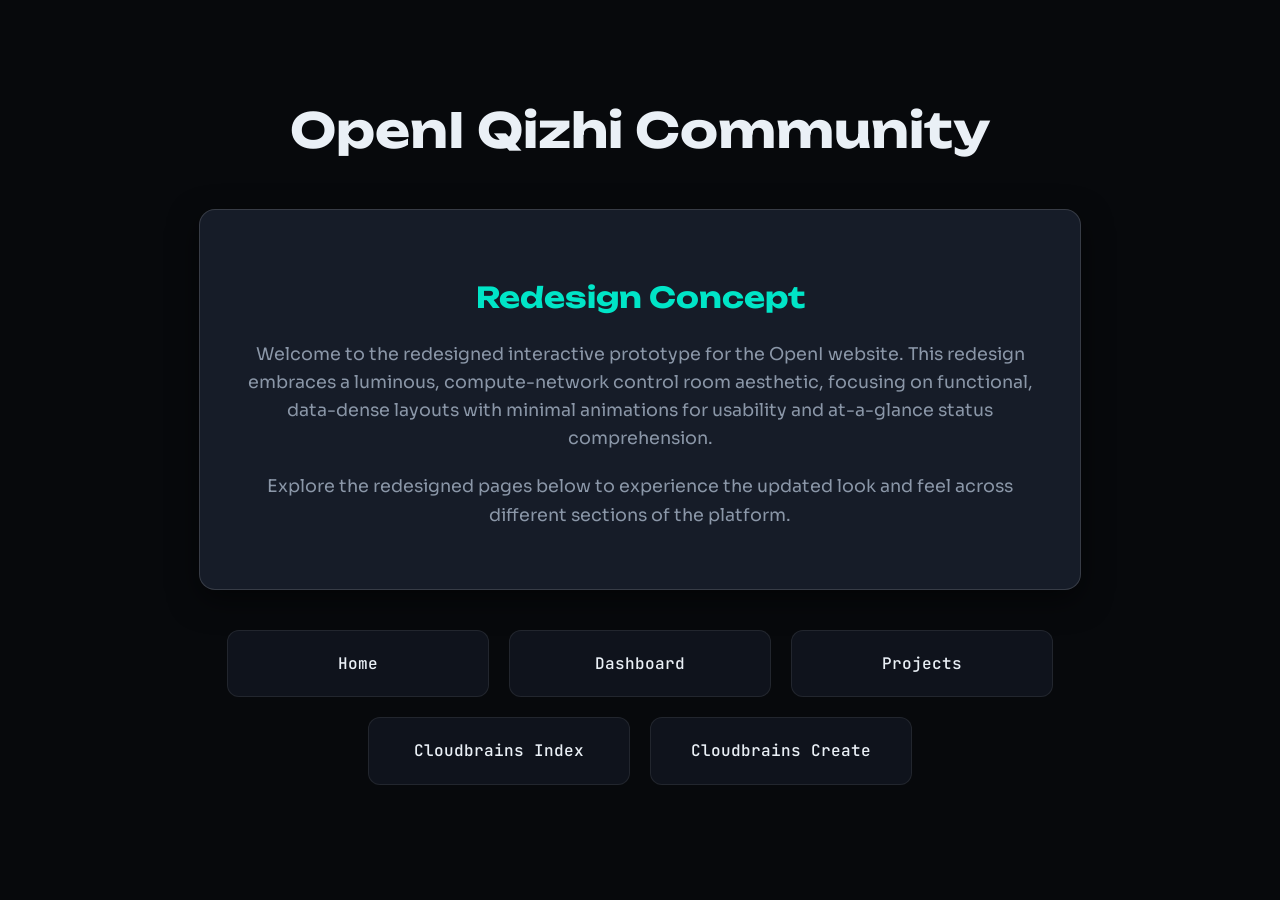
<file: ui/index.html>
<!DOCTYPE html>
<html lang="zh-CN">
<head>
<meta charset="UTF-8">
<meta name="viewport" content="width=device-width, initial-scale=1.0">
<title>OpenI Redesign Hub</title>
<link rel="preconnect" href="https://fonts.googleapis.com">
<link rel="preconnect" href="https://fonts.gstatic.com" crossorigin="">
<link href="https://fonts.googleapis.com/css2?family=Unbounded:wght@300;400;500;700;900&amp;family=Sora:wght@300;400;500;600;700&amp;family=JetBrains+Mono:wght@400;500;700&amp;family=Noto+Sans+SC:wght@300;400;500;700;900&amp;family=Instrument+Serif:ital@0;1&amp;display=swap" rel="stylesheet">
<style>
:root{
  --bg:        #07090C;
  --bg-2:      #0B0E14;
  --surface:   #0F131C;
  --surface-2: #161C28;
  --surface-3: #1E2533;
  --accent:    #00E5C7;
  --accent-soft:#13E3C0;
  --accent-2:  #FFB347;
  --accent-3:  #6EA8FF;
  --magenta:   #FF6E9C;
  --text:      #EAF0F6;
  --text-dim:  #8B97A8;
  --text-mute: #5C6675;
  --border:    rgba(255,255,255,.08);
  --border-2:  rgba(255,255,255,.14);

  --f-display: 'Unbounded', 'Noto Sans SC', sans-serif;
  --f-body:    'Sora', 'Noto Sans SC', sans-serif;
  --f-mono:    'JetBrains Mono', 'Noto Sans SC', monospace;
  --f-serif:   'Instrument Serif', 'Noto Sans SC', serif;
  --f-cn:      'Noto Sans SC', sans-serif;

  --ease: cubic-bezier(.2,.7,.2,1);
}

body {
    font-family: var(--f-body);
    background: var(--bg);
    color: var(--text);
    margin: 0;
    padding: 0;
    line-height: 1.6;
    opacity: 1;
    transition: opacity 0.5s ease-in-out;
}

body.fade-out {
    opacity: 0;
}

.container {
    max-width: 1000px;
    margin: 0 auto;
    padding: 60px 20px;
    text-align: center;
}

h1 {
    font-family: var(--f-display);
    font-size: 3rem;
    color: var(--text);
    margin-bottom: 10px;
}

.intro {
    background: var(--surface-2);
    border: 1px solid var(--border-2);
    border-radius: 16px;
    padding: 40px;
    margin: 40px auto;
    box-shadow: 0 10px 30px rgba(0,0,0,0.5);
    max-width: 800px;
}

.intro h2 {
    color: var(--accent);
    font-family: var(--f-display);
    margin-bottom: 20px;
    font-size: 1.8rem;
}

.intro p {
    color: var(--text-dim);
    font-size: 1.1rem;
    margin-bottom: 20px;
}

.links {
    display: flex;
    flex-wrap: wrap;
    justify-content: center;
    gap: 20px;
    margin-top: 40px;
}

.link-card {
    background: var(--surface);
    border: 1px solid var(--border);
    border-radius: 12px;
    padding: 20px 30px;
    text-decoration: none;
    color: var(--text);
    font-family: var(--f-mono);
    font-weight: 500;
    transition: all 0.3s var(--ease);
    display: flex;
    align-items: center;
    justify-content: center;
    min-width: 200px;
}

.link-card:hover {
    background: var(--surface-3);
    border-color: var(--accent);
    color: var(--accent);
    transform: translateY(-5px);
    box-shadow: 0 10px 20px rgba(0, 229, 199, 0.1);
}
</style>
</head>
<body>

<div class="container">
    <h1>OpenI Qizhi Community</h1>

    <div class="intro">
        <h2>Redesign Concept</h2>
        <p>Welcome to the redesigned interactive prototype for the OpenI website. This redesign embraces a luminous, compute-network control room aesthetic, focusing on functional, data-dense layouts with minimal animations for usability and at-a-glance status comprehension.</p>
        <p>Explore the redesigned pages below to experience the updated look and feel across different sections of the platform.</p>
    </div>

    <div class="links">
        <a href="home/index.html" class="link-card transition-link">Home</a>
        <a href="dashboard/index.html" class="link-card transition-link">Dashboard</a>
        <a href="projects/index.html" class="link-card transition-link">Projects</a>
        <a href="cloudbrains/index.html" class="link-card transition-link">Cloudbrains Index</a>
        <a href="cloudbrains/create.html" class="link-card transition-link">Cloudbrains Create</a>
    </div>
</div>

<script>
    document.addEventListener("DOMContentLoaded", () => {
        const transitionLinks = document.querySelectorAll(".transition-link");

        transitionLinks.forEach(link => {
            link.addEventListener("click", function(e) {
                if (e.ctrlKey || e.metaKey || e.shiftKey || e.button !== 0) {
                    return; // Allow default browser behavior (e.g., open in new tab)
                }

                e.preventDefault();
                const targetUrl = this.getAttribute("href");

                document.body.classList.add("fade-out");

                setTimeout(() => {
                    window.location.href = targetUrl;
                }, 500); // Wait for transition to complete
            });
        });

        // Handle pages shown from bfcache
        window.addEventListener("pageshow", function(event) {
            if (event.persisted) {
                document.body.classList.remove("fade-out");
            }
        });
    });
</script>
</body>
</html>
</file>
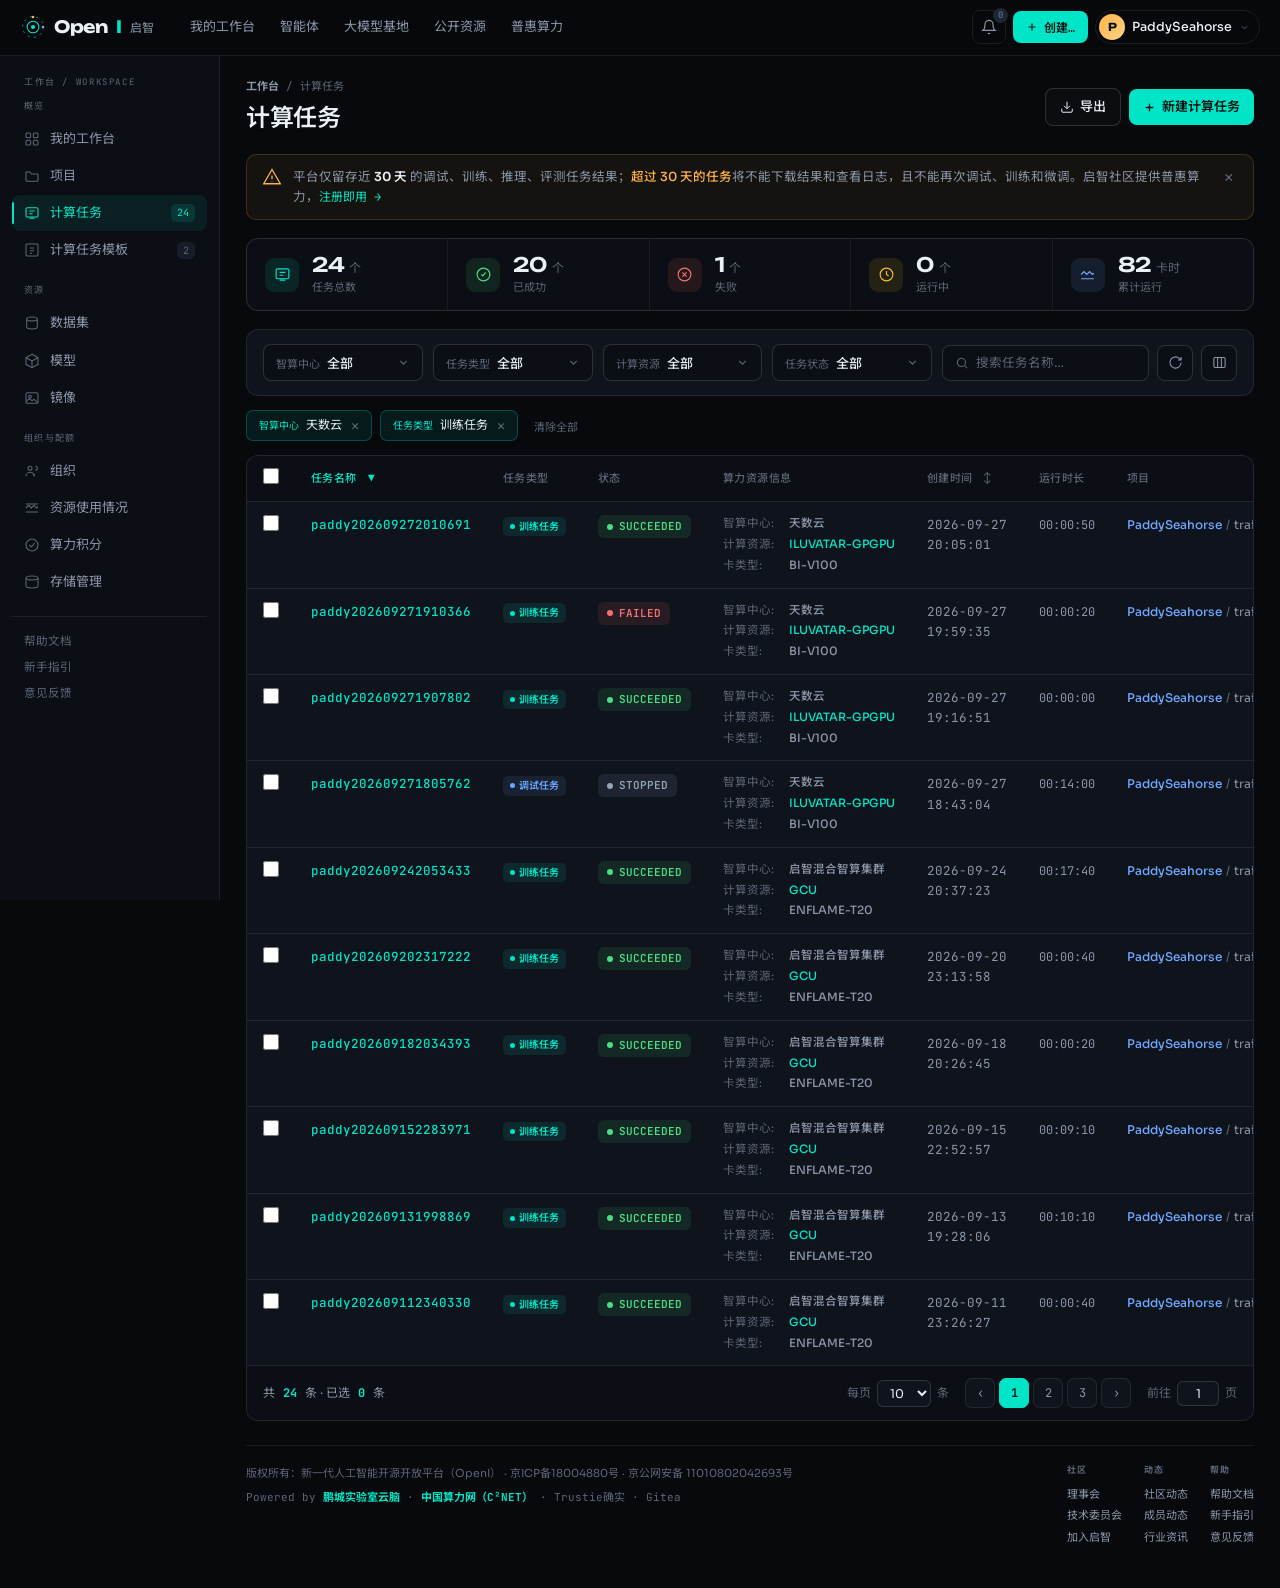
<file: ui/cloudbrains/index.html>
<!DOCTYPE html>
<html lang="zh-CN"><head>
<meta charset="UTF-8">
<meta name="viewport" content="width=device-width, initial-scale=1.0">
<title>计算任务 · OpenI 启智</title>
<meta name="description" content="OpenI 启智 — 计算任务管理。查看调试、训练、推理、评测任务，管理普惠算力资源。">
<link rel="preconnect" href="https://fonts.googleapis.com">
<link rel="preconnect" href="https://fonts.gstatic.com" crossorigin="">
<link href="https://fonts.googleapis.com/css2?family=Unbounded:wght@400;500;600;700&amp;family=Sora:wght@300;400;500;600;700&amp;family=JetBrains+Mono:wght@400;500;600;700&amp;family=Noto+Sans+SC:wght@300;400;500;600;700&amp;display=swap" rel="stylesheet">
<style>
/* ============================================================
   OpenI · Neural Forge — 计算任务 (CloudBrains)
   Functional, data-dense, minimal animation. Focus on
   usability and at-a-glance status comprehension.
   ============================================================ */
:root{
  --bg:        #07090C;
  --bg-2:      #0B0E14;
  --surface:   #0F131C;
  --surface-2: #161C28;
  --surface-3: #1E2533;
  --surface-hover:#222B3C;
  --accent:    #00E5C7;
  --accent-soft:#13E3C0;
  --accent-2:  #FFB347;
  --accent-3:  #6EA8FF;
  --magenta:   #FF6E9C;
  --green:     #4ADE80;
  --red:       #F87171;
  --yellow:    #FBBF24;
  --gray:      #94A3B8;
  --text:      #EAF0F6;
  --text-dim:  #8B97A8;
  --text-mute: #5C6675;
  --border:    rgba(255,255,255,.08);
  --border-2:  rgba(255,255,255,.14);

  --f-display: 'Unbounded','Noto Sans SC',sans-serif;
  --f-body:    'Sora','Noto Sans SC',sans-serif;
  --f-mono:    'JetBrains Mono','Noto Sans SC',monospace;
  --f-cn:      'Noto Sans SC',sans-serif;

  --nav-h: 56px;
  --side-w: 220px;
  --ease: cubic-bezier(.4,0,.2,1);
}
*,*::before,*::after{box-sizing:border-box;margin:0;padding:0}
html{-webkit-text-size-adjust:100%}
body{
  font-family:var(--f-body);background:var(--bg);color:var(--text);line-height:1.55;
  -webkit-font-smoothing:antialiased;text-rendering:optimizeLegibility;font-size:14px;
}
::selection{background:var(--accent);color:#04140f}
::-webkit-scrollbar{width:10px;height:10px}
::-webkit-scrollbar-track{background:transparent}
::-webkit-scrollbar-thumb{background:var(--surface-3);border-radius:20px;border:2px solid var(--bg)}
::-webkit-scrollbar-thumb:hover{background:var(--text-mute)}
a{color:inherit;text-decoration:none}
button{font-family:inherit;cursor:pointer;border:none;background:none;color:inherit}
input,select{font-family:inherit;font-size:inherit;color:inherit}
img,svg{display:block}

/* ============================================================
   TOP NAV (compact)
   ============================================================ */
.topnav{
  position:sticky;top:0;z-index:200;height:var(--nav-h);background:rgba(7,9,12,.92);
  backdrop-filter:blur(14px) saturate(1.4);border-bottom:1px solid var(--border);
  display:flex;align-items:center;
}
.topnav__inner{max-width:1700px;margin:0 auto;padding:0 20px;width:100%;display:flex;align-items:center;gap:24px}
.logo{display:flex;align-items:center;gap:8px;font-family:var(--f-display);font-weight:700;font-size:17px;letter-spacing:-.02em;flex:none}
.logo__mark{width:26px;height:26px;flex:none}
.logo__mark svg{width:100%;height:100%}
.logo__mark .ring{animation:spin 16s linear infinite;transform-origin:center}
@keyframes spin{to{transform:rotate(360deg)}}
.logo b{color:var(--accent)}
.logo .cn{font-family:var(--f-cn);font-weight:400;color:var(--text-dim);font-size:12px;margin-left:1px}
.navlinks{display:flex;align-items:center;gap:1px;flex:1}
.navlinks a{
  font-size:13px;color:var(--text-dim);padding:7px 12px;border-radius:7px;
  transition:color .2s,background .2s;position:relative;
}
.navlinks a:hover{color:var(--text);background:rgba(255,255,255,.04)}
.navlinks a.active{color:var(--accent)}
.navlinks a.active::after{content:"";position:absolute;left:12px;right:12px;bottom:-1px;height:2px;background:var(--accent);border-radius:2px}
.navright{display:flex;align-items:center;gap:7px;flex:none}
.iconbtn{
  width:34px;height:34px;border-radius:8px;border:1px solid var(--border);display:grid;place-items:center;
  color:var(--text-dim);transition:.2s;position:relative;
}
.iconbtn:hover{border-color:var(--border-2);color:var(--text)}
.iconbtn svg{width:16px;height:16px}
.badge{position:absolute;top:-3px;right:-3px;min-width:15px;height:15px;padding:0 4px;border-radius:8px;background:var(--surface-3);color:var(--text-mute);font-family:var(--f-mono);font-size:9px;font-weight:700;display:grid;place-items:center;line-height:1}
.create-btn{
  display:inline-flex;align-items:center;gap:6px;font-family:var(--f-mono);font-size:12px;font-weight:600;
  padding:7px 13px;border-radius:8px;background:var(--accent);color:#04140f;transition:.2s;
}
.create-btn:hover{background:#3ff0d8}
.create-btn svg{width:12px;height:12px}
.user-btn{
  display:flex;align-items:center;gap:7px;padding:3px 9px 3px 3px;border-radius:999px;border:1px solid var(--border);transition:.2s;
}
.user-btn:hover{border-color:var(--border-2)}
.avatar{width:26px;height:26px;border-radius:50%;flex:none;display:grid;place-items:center;font-family:var(--f-display);font-weight:700;font-size:11px;color:#04140f;background:linear-gradient(135deg,var(--accent-2),#ffd28a)}
.user-btn .uname{font-size:12.5px;font-weight:500;max-width:110px;overflow:hidden;text-overflow:ellipsis;white-space:nowrap}
.user-btn .chev{width:11px;height:11px;color:var(--text-mute)}

/* ============================================================
   SHELL
   ============================================================ */
.shell{display:flex;align-items:flex-start;min-height:calc(100vh - var(--nav-h))}
.sidebar{
  position:sticky;top:var(--nav-h);width:var(--side-w);height:calc(100vh - var(--nav-h));
  flex:none;border-right:1px solid var(--border);overflow-y:auto;padding:16px 12px 24px;background:var(--bg-2);
}
.side-brand{font-family:var(--f-mono);font-size:9px;letter-spacing:.18em;color:var(--text-mute);text-transform:uppercase;padding:4px 12px 10px}
.side-group{margin-bottom:16px}
.side-grp-label{font-family:var(--f-mono);font-size:9px;letter-spacing:.14em;color:var(--text-mute);text-transform:uppercase;padding:0 12px 7px}
.side-item{
  display:flex;align-items:center;gap:10px;padding:8px 12px;border-radius:8px;font-size:13px;color:var(--text-dim);
  transition:background .2s,color .2s;position:relative;margin-bottom:1px;
}
.side-item .ic{width:16px;height:16px;flex:none;color:var(--text-mute);transition:color .2s}
.side-item .ic svg{width:100%;height:100%}
.side-item:hover{background:var(--surface);color:var(--text)}
.side-item:hover .ic{color:var(--text-dim)}
.side-item.active{background:rgba(0,229,199,.08);color:var(--accent)}
.side-item.active .ic{color:var(--accent)}
.side-item.active::before{content:"";position:absolute;left:0;top:7px;bottom:7px;width:2px;background:var(--accent);border-radius:2px}
.side-item .cnt{margin-left:auto;font-family:var(--f-mono);font-size:10px;color:var(--text-mute);background:var(--surface-2);padding:1px 6px;border-radius:5px}
.side-item.active .cnt{background:rgba(0,229,199,.12);color:var(--accent)}
.side-foot{margin-top:auto;padding:12px 12px 4px;border-top:1px solid var(--border)}
.side-foot a{display:block;font-size:11.5px;color:var(--text-mute);padding:4px 0;transition:color .2s}
.side-foot a:hover{color:var(--accent)}

.main{flex:1;min-width:0;padding:22px 26px 40px;max-width:calc(100% - var(--side-w))}

/* ============================================================
   PAGE HEADER
   ============================================================ */
.pagehead{margin-bottom:18px}
.pagehead__top{display:flex;align-items:center;justify-content:space-between;gap:16px;flex-wrap:wrap;margin-bottom:10px}
.pagehead__title{display:flex;align-items:center;gap:12px}
.pagehead__title h1{font-family:var(--f-display);font-weight:600;font-size:24px;letter-spacing:-.02em}
.breadcrumb{font-family:var(--f-mono);font-size:11px;color:var(--text-mute);margin-bottom:4px}
.breadcrumb b{color:var(--text-dim)}
.breadcrumb span{color:var(--text-mute)}
.pagehead__actions{display:flex;gap:8px;align-items:center}
.btn{
  display:inline-flex;align-items:center;gap:.45em;font-family:var(--f-body);font-size:13px;font-weight:500;
  padding:8px 14px;border-radius:8px;transition:.2s;white-space:nowrap;
}
.btn--primary{background:var(--accent);color:#04140f;font-weight:600}
.btn--primary:hover{background:#3ff0d8}
.btn--primary svg{width:13px;height:13px}
.btn--ghost{border:1px solid var(--border-2);color:var(--text);background:rgba(255,255,255,.02)}
.btn--ghost:hover{border-color:var(--accent);color:var(--accent)}
.btn--ghost svg{width:14px;height:14px}

/* notice bar */
.notice{
  display:flex;align-items:flex-start;gap:12px;padding:12px 16px;border-radius:10px;
  background:rgba(255,179,71,.06);border:1px solid rgba(255,179,71,.18);margin-bottom:18px;
}
.notice__ic{width:18px;height:18px;color:var(--accent-2);flex:none;margin-top:1px}
.notice__ic svg{width:100%;height:100%}
.notice__txt{font-size:12.5px;color:var(--text-dim);line-height:1.6;flex:1}
.notice__txt b{color:var(--text);font-weight:600}
.notice__txt .hl{color:var(--accent-2);font-weight:500}
.notice__txt a{color:var(--accent);font-family:var(--f-mono);font-size:12px}
.notice__txt a:hover{text-decoration:underline}
.notice__close{color:var(--text-mute);font-size:16px;padding:0 4px;transition:color .2s;flex:none}
.notice__close:hover{color:var(--text)}

/* ============================================================
   SUMMARY STATS STRIP
   ============================================================ */
.sumstrip{
  display:grid;grid-template-columns:repeat(5,1fr);gap:1px;background:var(--border);
  border:1px solid var(--border);border-radius:12px;overflow:hidden;margin-bottom:18px;
}
.sum{
  background:var(--bg-2);padding:14px 18px;display:flex;align-items:center;gap:13px;transition:background .2s;
}
.sum:hover{background:var(--surface)}
.sum__ic{width:34px;height:34px;border-radius:9px;display:grid;place-items:center;flex:none}
.sum__ic svg{width:17px;height:17px}
.sum__ic.g{background:rgba(74,222,128,.1);color:var(--green)}
.sum__ic.a{background:rgba(0,229,199,.1);color:var(--accent)}
.sum__ic.y{background:rgba(251,191,36,.1);color:var(--yellow)}
.sum__ic.r{background:rgba(248,113,113,.1);color:var(--red)}
.sum__ic.b{background:rgba(110,168,255,.1);color:var(--accent-3)}
.sum__txt .v{font-family:var(--f-display);font-weight:600;font-size:20px;letter-spacing:-.01em;line-height:1.2}
.sum__txt .v .u{font-size:12px;color:var(--text-mute);font-weight:400;margin-left:2px}
.sum__txt .l{font-size:11px;color:var(--text-mute);margin-top:2px}

/* ============================================================
   FILTER BAR
   ============================================================ */
.filters{
  display:flex;align-items:center;gap:10px;flex-wrap:wrap;padding:14px 16px;
  border:1px solid var(--border);border-radius:12px;background:var(--surface);margin-bottom:14px;
}
.select{position:relative;flex:1;min-width:150px;max-width:260px}
.select__btn{
  width:100%;display:flex;align-items:center;justify-content:space-between;gap:8px;
  padding:8px 12px;border:1px solid var(--border-2);border-radius:8px;background:var(--bg-2);
  font-size:13px;color:var(--text);transition:border-color .2s;min-height:36px;
}
.select__btn:hover{border-color:var(--accent)}
.select__btn .lb{display:flex;align-items:center;gap:7px;color:var(--text-dim)}
.select__btn .lb .k{color:var(--text-mute);font-size:11px}
.select__btn .vl{color:var(--text);font-weight:500}
.select__btn .chev{width:13px;height:13px;color:var(--text-mute);transition:transform .2s}
.select.open .select__btn .chev{transform:rotate(180deg)}
.select.open .select__btn{border-color:var(--accent)}
.select__menu{
  position:absolute;top:calc(100% + 6px);left:0;right:0;min-width:100%;background:var(--surface);
  border:1px solid var(--border-2);border-radius:10px;padding:6px;max-height:320px;overflow-y:auto;
  opacity:0;visibility:hidden;transform:translateY(-4px);transition:.2s;z-index:50;
  box-shadow:0 20px 50px -15px rgba(0,0,0,.7);
}
.select.open .select__menu{opacity:1;visibility:visible;transform:none}
.opt{
  display:flex;align-items:center;gap:8px;padding:7px 10px;border-radius:7px;font-size:12.5px;color:var(--text-dim);
  transition:background .15s,color .15s;cursor:pointer;white-space:nowrap;
}
.opt:hover{background:var(--surface-2);color:var(--text)}
.opt.sel{color:var(--accent)}
.opt.sel::after{content:"✓";margin-left:auto;font-family:var(--f-mono);color:var(--accent)}
.opt .ct{margin-left:auto;font-family:var(--f-mono);font-size:10px;color:var(--text-mute)}
.opt__search{
  position:sticky;top:0;background:var(--surface);padding:6px;margin-bottom:4px;border-bottom:1px solid var(--border);
}
.opt__search input{
  width:100%;background:var(--bg-2);border:1px solid var(--border);border-radius:6px;padding:6px 10px;
  font-size:12px;color:var(--text);outline:none;
}
.opt__search input:focus{border-color:var(--accent)}
.opt__search input::placeholder{color:var(--text-mute)}
.filters__right{display:flex;gap:8px;align-items:center;margin-left:auto}
.search-box{
  position:relative;display:flex;align-items:center;gap:7px;padding:0 12px;border:1px solid var(--border-2);
  border-radius:8px;background:var(--bg-2);min-height:36px;transition:border-color .2s;
}
.search-box:focus-within{border-color:var(--accent)}
.search-box svg{width:14px;height:14px;color:var(--text-mute);flex:none}
.search-box input{background:none;border:none;outline:none;width:160px;font-size:12.5px;color:var(--text)}
.search-box input::placeholder{color:var(--text-mute)}
.iconbtn-sm{
  width:36px;height:36px;border-radius:8px;border:1px solid var(--border-2);display:grid;place-items:center;
  color:var(--text-dim);transition:.2s;background:var(--bg-2);
}
.iconbtn-sm:hover{border-color:var(--accent);color:var(--accent)}
.iconbtn-sm svg{width:15px;height:15px}

/* active filter chips */
.chips{display:flex;gap:8px;flex-wrap:wrap;margin-bottom:14px;min-height:0}
.chips:empty{display:none}
.chip{
  display:inline-flex;align-items:center;gap:7px;font-size:12px;color:var(--text);
  background:rgba(0,229,199,.08);border:1px solid rgba(0,229,199,.25);padding:5px 10px 5px 12px;border-radius:7px;
}
.chip .k{color:var(--accent);font-family:var(--f-mono);font-size:10px}
.chip .x{color:var(--text-mute);cursor:pointer;padding:0 2px;font-size:14px;line-height:1;transition:color .2s}
.chip .x:hover{color:var(--red)}
.chips__clear{font-family:var(--f-mono);font-size:11px;color:var(--text-mute);padding:5px 8px;transition:color .2s}
.chips__clear:hover{color:var(--accent)}

/* ============================================================
   DATA TABLE
   ============================================================ */
.table-wrap{
  border:1px solid var(--border);border-radius:12px;overflow:hidden;background:var(--surface);
}
.table-scroll{overflow-x:auto}
table.tasks{width:100%;border-collapse:collapse;min-width:1100px}
table.tasks th{
  background:var(--bg-2);text-align:left;font-family:var(--f-mono);font-size:11px;font-weight:500;
  letter-spacing:.04em;color:var(--text-mute);text-transform:uppercase;padding:12px 16px;
  border-bottom:1px solid var(--border);white-space:nowrap;user-select:none;cursor:pointer;position:relative;
}
table.tasks th:hover{color:var(--text-dim)}
table.tasks th .sort{display:inline-block;width:10px;color:var(--text-mute);margin-left:4px}
table.tasks th.sorted{color:var(--accent)}
table.tasks th.sorted .sort{color:var(--accent)}
table.tasks td{
  padding:13px 16px;border-bottom:1px solid var(--border);font-size:13px;color:var(--text-dim);
  vertical-align:top;white-space:nowrap;
}
table.tasks tbody tr{transition:background .15s}
table.tasks tbody tr:hover{background:var(--surface-2)}
table.tasks tbody tr:last-child td{border-bottom:none}
table.tasks td .mono{font-family:var(--f-mono);font-size:12.5px}
/* task name */
.tname{display:flex;align-items:center;gap:8px}
.tname a{font-family:var(--f-mono);font-size:12.5px;color:var(--accent);font-weight:500;transition:color .2s}
.tname a:hover{color:#3ff0d8;text-decoration:underline}
.ttype-badge{
  font-family:var(--f-mono);font-size:10px;font-weight:600;padding:2px 7px;border-radius:5px;
  display:inline-flex;align-items:center;gap:4px;white-space:nowrap;
}
.ttype-badge .d{width:5px;height:5px;border-radius:50%}
.ttype-TRAIN{background:rgba(0,229,199,.1);color:var(--accent)}
.ttype-TRAIN .d{background:var(--accent)}
.ttype-DEBUG{background:rgba(110,168,255,.1);color:var(--accent-3)}
.ttype-DEBUG .d{background:var(--accent-3)}
.ttype-INFERENCE{background:rgba(255,179,71,.1);color:var(--accent-2)}
.ttype-INFERENCE .d{background:var(--accent-2)}
/* status badge */
.status{display:inline-flex;align-items:center;gap:6px;font-family:var(--f-mono);font-size:11px;font-weight:600;padding:3px 9px;border-radius:6px;white-space:nowrap}
.status .d{width:6px;height:6px;border-radius:50%}
.status-SUCCEEDED{background:rgba(74,222,128,.1);color:var(--green)}
.status-SUCCEEDED .d{background:var(--green)}
.status-FAILED{background:rgba(248,113,113,.1);color:var(--red)}
.status-FAILED .d{background:var(--red)}
.status-STOPPED{background:rgba(148,163,184,.12);color:var(--gray)}
.status-STOPPED .d{background:var(--gray)}
.status-RUNNING{background:rgba(0,229,199,.1);color:var(--accent)}
.status-RUNNING .d{background:var(--accent);animation:bk 1.6s infinite}
.status-WAITING{background:rgba(251,191,36,.1);color:var(--yellow)}
.status-WAITING .d{background:var(--yellow);animation:bk 1.6s infinite}
@keyframes bk{0%,100%{opacity:1}50%{opacity:.3}}
/* resource info */
.res-info{display:flex;flex-direction:column;gap:3px}
.res-info .ln{display:flex;gap:6px;font-size:11.5px;white-space:nowrap}
.res-info .ln .k{color:var(--text-mute);min-width:60px}
.res-info .ln .v{color:var(--text-dim);font-weight:500}
.res-info .ln .v.hl{color:var(--accent)}
/* duration */
.dur{font-family:var(--f-mono);font-size:12px;color:var(--text-dim)}
.dur.dim{color:var(--text-mute)}
/* project */
.proj{font-size:12px;color:var(--text-dim)}
.proj .u{color:var(--accent-3);font-weight:500}
.proj .sep{color:var(--text-mute);margin:0 4px}
.proj .r{color:var(--text-dim)}
/* actions */
.acts-cell{position:relative}
.acts-btns{display:flex;gap:4px;align-items:center}
.act-icon{
  width:30px;height:30px;border-radius:7px;display:grid;place-items:center;color:var(--text-mute);
  border:1px solid transparent;transition:.2s;
}
.act-icon:hover{color:var(--accent);border-color:var(--border);background:var(--surface-3)}
.act-icon.danger:hover{color:var(--red)}
.act-icon svg{width:14px;height:14px}
.act-more{
  width:30px;height:30px;border-radius:7px;display:grid;place-items:center;color:var(--text-mute);
  border:1px solid transparent;transition:.2s;position:relative;
}
.act-more:hover{color:var(--text);background:var(--surface-3)}
.act-more.open{color:var(--accent);background:var(--surface-3)}
.act-more svg{width:14px;height:14px}
.act-menu{
  position:absolute;right:0;top:calc(100% + 4px);min-width:170px;background:var(--surface);
  border:1px solid var(--border-2);border-radius:9px;padding:5px;z-index:40;
  opacity:0;visibility:hidden;transform:translateY(-4px);transition:.18s;
  box-shadow:0 20px 50px -15px rgba(0,0,0,.7);
}
.act-more.open .act-menu{opacity:1;visibility:visible;transform:none}
.act-menu a,.act-menu button{
  display:flex;align-items:center;gap:9px;width:100%;text-align:left;padding:7px 10px;border-radius:6px;
  font-size:12.5px;color:var(--text-dim);transition:.15s;
}
.act-menu a:hover,.act-menu button:hover{background:var(--surface-2);color:var(--text)}
.act-menu .ic{width:14px;height:14px;color:var(--text-mute);flex:none}
.act-menu .ic svg{width:100%;height:100%}
.act-menu .ic.danger{color:var(--red)}
.act-menu .sep{height:1px;background:var(--border);margin:4px 6px}
/* checkbox col */
.cb{width:16px;height:16px;accent-color:var(--accent);cursor:pointer}

/* empty row */
.empty-row td{text-align:center;padding:40px;color:var(--text-mute)}

/* ============================================================
   TABLE FOOTER — bulk + pagination
   ============================================================ */
.tbl-foot{
  display:flex;align-items:center;justify-content:space-between;gap:16px;flex-wrap:wrap;
  padding:12px 16px;border-top:1px solid var(--border);background:var(--bg-2);
}
.tbl-foot__l{display:flex;align-items:center;gap:14px;flex-wrap:wrap}
.bulk-info{font-size:12px;color:var(--text-dim);display:flex;align-items:center;gap:8px}
.bulk-info b{color:var(--accent);font-family:var(--f-mono)}
.bulk-actions{display:flex;gap:6px}
.bulk-actions button{
  font-size:12px;padding:5px 11px;border-radius:6px;border:1px solid var(--border-2);color:var(--text-dim);
  background:var(--surface);transition:.2s;
}
.bulk-actions button:hover{border-color:var(--accent);color:var(--accent)}
.bulk-actions button.danger:hover{border-color:var(--red);color:var(--red)}
.psize{display:flex;align-items:center;gap:6px;font-size:12px;color:var(--text-mute)}
.psize select{
  background:var(--surface);border:1px solid var(--border-2);border-radius:6px;padding:4px 8px;color:var(--text);
  font-size:12px;outline:none;cursor:pointer;
}
.psize select:focus{border-color:var(--accent)}
.pager{display:flex;align-items:center;gap:4px}
.pager button{
  min-width:30px;height:30px;padding:0 8px;border-radius:7px;border:1px solid var(--border);color:var(--text-dim);
  background:var(--surface);font-family:var(--f-mono);font-size:12px;transition:.2s;
}
.pager button:hover:not(:disabled):not(.active){border-color:var(--accent);color:var(--accent)}
.pager button.active{background:var(--accent);color:#04140f;border-color:var(--accent);font-weight:600}
.pager button:disabled{opacity:.4;cursor:not-allowed}
.pager .dots{color:var(--text-mute);padding:0 4px}
.jump{display:flex;align-items:center;gap:6px;font-size:12px;color:var(--text-mute)}
.jump input{width:42px;background:var(--surface);border:1px solid var(--border-2);border-radius:6px;padding:4px;text-align:center;font-size:12px;color:var(--text);outline:none}
.jump input:focus{border-color:var(--accent)}

/* ============================================================
   FOOTER
   ============================================================ */
.foot{
  margin-top:24px;border-top:1px solid var(--border);padding:18px 0 0;
  display:flex;justify-content:space-between;align-items:flex-start;gap:20px;flex-wrap:wrap;
}
.foot__l{font-size:11px;color:var(--text-mute);line-height:1.7;max-width:560px}
.foot__l .powered{font-family:var(--f-mono);margin-top:5px}
.foot__l .powered b{color:var(--accent)}
.foot__r{display:flex;gap:22px;flex-wrap:wrap}
.foot__col h5{font-family:var(--f-mono);font-size:9px;letter-spacing:.14em;text-transform:uppercase;color:var(--text-mute);margin-bottom:6px}
.foot__col a{display:block;font-size:11px;color:var(--text-dim);padding:2px 0;transition:color .2s}
.foot__col a:hover{color:var(--accent)}

/* ============================================================
   RESPONSIVE
   ============================================================ */
@media (max-width:1100px){
  .sumstrip{grid-template-columns:repeat(3,1fr)}
}
@media (max-width:860px){
  :root{--side-w:0px}
  .sidebar{display:none}
  .main{padding:18px 14px 32px;max-width:100%}
  .navlinks{display:none}
  .user-btn .uname{display:none}
  .sumstrip{grid-template-columns:repeat(2,1fr)}
  .filters{flex-direction:column;align-items:stretch}
  .select{max-width:none}
  .filters__right{margin-left:0;flex-wrap:wrap}
  .search-box input{width:120px}
}
@media (max-width:520px){
  .sumstrip{grid-template-columns:1fr}
  .pagehead__title h1{font-size:20px}
}
</style>
</head>
<body>

<!-- ============ TOP NAV ============ -->
<header class="topnav">
  <div class="topnav__inner">
    <a href="/dashboard" class="logo" aria-label="OpenI 启智">
      <span class="logo__mark">
        <svg viewBox="0 0 40 40" fill="none">
          <g class="ring"><circle cx="20" cy="20" r="16" stroke="#00E5C7" stroke-width="1.4" stroke-dasharray="4 6" opacity=".6"></circle></g>
          <circle cx="20" cy="20" r="9" stroke="#00E5C7" stroke-width="1.6"></circle>
          <circle cx="20" cy="20" r="3.2" fill="#00E5C7"></circle>
          <circle cx="20" cy="4.5" r="2" fill="#FFB347"></circle>
          <circle cx="35.5" cy="20" r="2" fill="#6EA8FF"></circle>
        </svg>
      </span>
      Open<b>I</b> <span class="cn">启智</span>
    </a>
    <nav class="navlinks">
      <a href="/dashboard">我的工作台</a>
      <a href="/agent">智能体</a>
      <a href="/modelbase">大模型基地</a>
      <a href="/explore/datasets">公开资源</a>
      <a href="/computingpower/demand">普惠算力</a>
    </nav>
    <div class="navright">
      <a href="#" class="iconbtn" aria-label="通知"><svg viewBox="0 0 24 24" fill="none" stroke="currentColor" stroke-width="1.7"><path d="M18 8A6 6 0 006 8c0 7-3 9-3 9h18s-3-2-3-9M13.7 21a2 2 0 01-3.4 0"></path></svg><span class="badge">0</span></a>
      <button class="create-btn"><svg viewBox="0 0 24 24" fill="none" stroke="currentColor" stroke-width="2.4"><path d="M12 5v14M5 12h14"></path></svg>创建…</button>
      <button class="user-btn"><span class="avatar">P</span><span class="uname">PaddySeahorse</span><svg class="chev" viewBox="0 0 24 24" fill="none" stroke="currentColor" stroke-width="2"><path d="M6 9l6 6 6-6"></path></svg></button>
    </div>
  </div>
</header>

<!-- ============ SHELL ============ -->
<div class="shell">
  <!-- SIDEBAR -->
  <aside class="sidebar">
    <div class="side-brand">工作台 / Workspace</div>
    <div class="side-group">
      <div class="side-grp-label">概览</div>
      <a href="/dashboard" class="side-item"><span class="ic"><svg viewBox="0 0 24 24" fill="none" stroke="currentColor" stroke-width="1.6"><rect x="3" y="3" width="7" height="7" rx="1.5"></rect><rect x="14" y="3" width="7" height="7" rx="1.5"></rect><rect x="3" y="14" width="7" height="7" rx="1.5"></rect><rect x="14" y="14" width="7" height="7" rx="1.5"></rect></svg></span>我的工作台</a>
      <a href="/projects" class="side-item"><span class="ic"><svg viewBox="0 0 24 24" fill="none" stroke="currentColor" stroke-width="1.6"><path d="M3 6h6l2 3h10v9a2 2 0 01-2 2H5a2 2 0 01-2-2z"></path></svg></span>项目</a>
      <a href="/cloudbrains" class="side-item active"><span class="ic"><svg viewBox="0 0 24 24" fill="none" stroke="currentColor" stroke-width="1.6"><rect x="3" y="4" width="18" height="14" rx="2"></rect><path d="M8 20h8M8 9h8M8 13h5"></path></svg></span>计算任务<span class="cnt">24</span></a>
      <a href="/ai_task_tmpl" class="side-item"><span class="ic"><svg viewBox="0 0 24 24" fill="none" stroke="currentColor" stroke-width="1.6"><rect x="3" y="3" width="18" height="18" rx="2"></rect><path d="M9 9h6M9 13h6M9 17h3"></path></svg></span>计算任务模板<span class="cnt">2</span></a>
    </div>
    <div class="side-group">
      <div class="side-grp-label">资源</div>
      <a href="/datasets" class="side-item"><span class="ic"><svg viewBox="0 0 24 24" fill="none" stroke="currentColor" stroke-width="1.6"><ellipse cx="12" cy="6" rx="8" ry="3"></ellipse><path d="M4 6v12c0 1.7 3.6 3 8 3s8-1.3 8-3V6"></path></svg></span>数据集</a>
      <a href="/models" class="side-item"><span class="ic"><svg viewBox="0 0 24 24" fill="none" stroke="currentColor" stroke-width="1.6"><path d="M12 2l9 5v10l-9 5-9-5V7z"></path><path d="M12 12l9-5M12 12v10M12 12L3 7"></path></svg></span>模型</a>
      <a href="/images" class="side-item"><span class="ic"><svg viewBox="0 0 24 24" fill="none" stroke="currentColor" stroke-width="1.6"><rect x="3" y="4" width="18" height="16" rx="2"></rect><circle cx="9" cy="10" r="2"></circle><path d="M3 17l5-4 4 3 3-2 6 5"></path></svg></span>镜像</a>
    </div>
    <div class="side-group">
      <div class="side-grp-label">组织与配额</div>
      <a href="/orgs" class="side-item"><span class="ic"><svg viewBox="0 0 24 24" fill="none" stroke="currentColor" stroke-width="1.6"><circle cx="9" cy="8" r="3"></circle><path d="M3 20a6 6 0 0112 0M17 11a3 3 0 100-6M16 20a6 6 0 00-3-5.2"></path></svg></span>组织</a>
      <a href="/resource" class="side-item"><span class="ic"><svg viewBox="0 0 24 24" fill="none" stroke="currentColor" stroke-width="1.6"><path d="M3 12l4-4 4 4 4-4 4 4 2-2"></path><path d="M3 18h18M3 6h18"></path></svg></span>资源使用情况</a>
      <a href="/points" class="side-item"><span class="ic"><svg viewBox="0 0 24 24" fill="none" stroke="currentColor" stroke-width="1.6"><circle cx="12" cy="12" r="9"></circle><path d="M8 12l3 3 5-6"></path></svg></span>算力积分</a>
      <a href="/storage" class="side-item"><span class="ic"><svg viewBox="0 0 24 24" fill="none" stroke="currentColor" stroke-width="1.6"><ellipse cx="12" cy="6" rx="9" ry="3"></ellipse><path d="M3 6v12c0 1.7 4 3 9 3s9-1.3 9-3V6"></path></svg></span>存储管理</a>
    </div>
    <div class="side-foot">
      <a href="#">帮助文档</a><a href="#">新手指引</a><a href="#">意见反馈</a>
    </div>
  </aside>

  <!-- MAIN -->
  <main class="main">
    <!-- page header -->
    <div class="pagehead">
      <div class="pagehead__top">
        <div class="pagehead__title">
          <div>
            <div class="breadcrumb"><b>工作台</b> <span>/</span> 计算任务</div>
            <h1>计算任务</h1>
          </div>
        </div>
        <div class="pagehead__actions">
          <a href="#" class="btn btn--ghost"><svg viewBox="0 0 24 24" fill="none" stroke="currentColor" stroke-width="1.7"><path d="M21 15v4a2 2 0 01-2 2H5a2 2 0 01-2-2v-4M7 10l5 5 5-5M12 15V3"></path></svg>导出</a>
          <a href="#" class="btn btn--primary"><svg viewBox="0 0 24 24" fill="none" stroke="currentColor" stroke-width="2.4"><path d="M12 5v14M5 12h14"></path></svg>新建计算任务</a>
        </div>
      </div>
    </div>

    <!-- notice -->
    <div class="notice" id="notice">
      <span class="notice__ic"><svg viewBox="0 0 24 24" fill="none" stroke="currentColor" stroke-width="1.7"><path d="M12 2L1 21h22z"></path><path d="M12 10v5M12 18v.5"></path></svg></span>
      <div class="notice__txt">
        平台仅留存近 <b>30 天</b> 的调试、训练、推理、评测任务结果；<span class="hl">超过 30 天的任务</span>将不能下载结果和查看日志，且不能再次调试、训练和微调。启智社区提供普惠算力，<a href="/computingpower/demand">注册即用 →</a>
      </div>
      <button class="notice__close" onclick="document.getElementById('notice').style.display='none'">×</button>
    </div>

    <!-- summary stats -->
    <div class="sumstrip">
      <div class="sum">
        <div class="sum__ic a"><svg viewBox="0 0 24 24" fill="none" stroke="currentColor" stroke-width="1.6"><rect x="3" y="4" width="18" height="14" rx="2"></rect><path d="M8 20h8M8 9h8M8 13h5"></path></svg></div>
        <div class="sum__txt"><div class="v">24<span class="u"> 个</span></div><div class="l">任务总数</div></div>
      </div>
      <div class="sum">
        <div class="sum__ic g"><svg viewBox="0 0 24 24" fill="none" stroke="currentColor" stroke-width="1.6"><path d="M9 12l2 2 4-5"></path><circle cx="12" cy="12" r="9"></circle></svg></div>
        <div class="sum__txt"><div class="v">20<span class="u"> 个</span></div><div class="l">已成功</div></div>
      </div>
      <div class="sum">
        <div class="sum__ic r"><svg viewBox="0 0 24 24" fill="none" stroke="currentColor" stroke-width="1.6"><circle cx="12" cy="12" r="9"></circle><path d="M15 9l-6 6M9 9l6 6"></path></svg></div>
        <div class="sum__txt"><div class="v">1<span class="u"> 个</span></div><div class="l">失败</div></div>
      </div>
      <div class="sum">
        <div class="sum__ic y"><svg viewBox="0 0 24 24" fill="none" stroke="currentColor" stroke-width="1.6"><circle cx="12" cy="12" r="9"></circle><path d="M12 7v5l3 2"></path></svg></div>
        <div class="sum__txt"><div class="v">0<span class="u"> 个</span></div><div class="l">运行中</div></div>
      </div>
      <div class="sum">
        <div class="sum__ic b"><svg viewBox="0 0 24 24" fill="none" stroke="currentColor" stroke-width="1.6"><path d="M3 12l4-4 4 4 4-4 4 4 2-2"></path><path d="M3 18h18"></path></svg></div>
        <div class="sum__txt"><div class="v">82<span class="u"> 卡时</span></div><div class="l">累计运行</div></div>
      </div>
    </div>

    <!-- filter bar -->
    <div class="filters" id="filters">
      <div class="select" data-select="center">
        <button class="select__btn"><span class="lb"><span class="k">智算中心</span><span class="vl">全部</span></span><svg class="chev" viewBox="0 0 24 24" fill="none" stroke="currentColor" stroke-width="2"><path d="M6 9l6 6 6-6"></path></svg></button>
        <div class="select__menu">
          <div class="opt__search"><input type="text" placeholder="搜索智算中心…" data-search=""></div>
          <div class="opt sel">全部智算中心</div>
          <div class="opt">启智成都智算</div><div class="opt">云脑一</div><div class="opt">云脑二</div>
          <div class="opt">OpenI-huoshi</div><div class="opt">上海壁仞科技乌镇智算中心</div>
          <div class="opt">北京超算云计算中心</div><div class="opt">北京超级云计算中心陵水分中心N16R4分区</div>
          <div class="opt">北京超级云计算中心N26V1分区</div><div class="opt">宁夏超级云计算中心N46H1分区</div>
          <div class="opt">北京超级云计算中心山东分中心N56R5分区</div><div class="opt">昇腾长春智算中心</div>
          <div class="opt">成都智算中心</div><div class="opt">川投绿色智算中心</div><div class="opt">昇腾重庆智算</div>
          <div class="opt">鹏城云脑Ⅰ</div><div class="opt">鹏城云脑Ⅱ</div><div class="opt">云脑2-验证</div><div class="opt">鹏城云脑3-启智</div>
          <div class="opt">天翼云</div><div class="opt">天翼云-贵州3</div><div class="opt">天翼云集群</div>
          <div class="opt">昇腾大连智算</div><div class="opt">燧原智算</div><div class="opt">昇腾广州智算</div>
          <div class="opt">天数智算中心</div><div class="opt sel">天数云</div>
          <div class="opt">昇腾河北智算</div><div class="opt">昇腾南京智算</div><div class="opt">昇腾南宁智算中心</div>
          <div class="opt">宁波AI超算</div><div class="opt">宁夏超级云计算中心N40R4分区</div>
          <div class="opt">启智混合智算集群</div><div class="opt">启智GCU智算</div>
          <div class="opt">并行深圳分区</div><div class="opt">并行深圳二区</div><div class="opt">北大GPU智算</div>
          <div class="opt">昇腾青岛智算</div><div class="opt">大湾区枢纽集群</div><div class="opt">昇腾沈阳智算</div>
          <div class="opt">广州超算</div><div class="opt">曙光超算</div><div class="opt">曙光昆山中心</div>
          <div class="opt">曙光智算郑州一区</div><div class="opt">曙光智算郑州二区</div><div class="opt">曙光智算中心</div>
          <div class="opt">天津智算中心</div><div class="opt">武汉智算中心</div><div class="opt">西安智算中心</div>
          <div class="opt">新疆大学智算中心</div><div class="opt">中原智算中心</div>
        </div>
      </div>

      <div class="select" data-select="type">
        <button class="select__btn"><span class="lb"><span class="k">任务类型</span><span class="vl">全部</span></span><svg class="chev" viewBox="0 0 24 24" fill="none" stroke="currentColor" stroke-width="2"><path d="M6 9l6 6 6-6"></path></svg></button>
        <div class="select__menu">
          <div class="opt sel">全部任务类型</div>
          <div class="opt">调试任务</div><div class="opt sel">训练任务</div><div class="opt">推理任务</div><div class="opt">在线推理</div>
          <div class="opt">超算任务</div><div class="opt">通用任务</div><div class="opt">在线体验</div>
          <div class="opt">NLP微调</div><div class="opt">CV微调</div><div class="opt">Comfy UI</div><div class="opt">模型性能评测</div>
        </div>
      </div>

      <div class="select" data-select="resource">
        <button class="select__btn"><span class="lb"><span class="k">计算资源</span><span class="vl">全部</span></span><svg class="chev" viewBox="0 0 24 24" fill="none" stroke="currentColor" stroke-width="2"><path d="M6 9l6 6 6-6"></path></svg></button>
        <div class="select__menu">
          <div class="opt sel">全部计算资源</div>
          <div class="opt">CPU</div><div class="opt">GPU</div><div class="opt">NPU</div><div class="opt">GCU</div>
          <div class="opt">MLU</div><div class="opt">DCU</div><div class="opt">ILUVATAR-GPGPU</div><div class="opt">METAX-GPGPU</div><div class="opt">BIREN-GPU</div>
        </div>
      </div>

      <div class="select" data-select="status">
        <button class="select__btn"><span class="lb"><span class="k">任务状态</span><span class="vl">全部</span></span><svg class="chev" viewBox="0 0 24 24" fill="none" stroke="currentColor" stroke-width="2"><path d="M6 9l6 6 6-6"></path></svg></button>
        <div class="select__menu">
          <div class="opt sel">全部任务状态</div>
          <div class="opt">STARTING</div><div class="opt">RUNNING</div><div class="opt">RESTARTING</div>
          <div class="opt">START_FAILED</div><div class="opt">STOPPING</div><div class="opt">STOPPED</div>
          <div class="opt">WAITING</div><div class="opt">COMPLETED</div><div class="opt sel">SUCCEEDED</div>
          <div class="opt">FAILED</div><div class="opt">KILLED</div><div class="opt">CREATED_FAILED</div><div class="opt">OTHER</div>
        </div>
      </div>

      <div class="filters__right">
        <label class="search-box">
          <svg viewBox="0 0 24 24" fill="none" stroke="currentColor" stroke-width="1.8"><circle cx="11" cy="11" r="7"></circle><path d="M21 21l-4-4"></path></svg>
          <input type="text" placeholder="搜索任务名称…">
        </label>
        <button class="iconbtn-sm" title="刷新"><svg viewBox="0 0 24 24" fill="none" stroke="currentColor" stroke-width="1.7"><path d="M21 12a9 9 0 11-3-6.7L21 8M21 3v5h-5"></path></svg></button>
        <button class="iconbtn-sm" title="列设置"><svg viewBox="0 0 24 24" fill="none" stroke="currentColor" stroke-width="1.7"><rect x="3" y="4" width="18" height="16" rx="2"></rect><path d="M9 4v16M15 4v16"></path></svg></button>
      </div>
    </div>

    <!-- active filter chips -->
    <div class="chips" id="chips">
      <span class="chip"><span class="k">智算中心</span>天数云 <span class="x">×</span></span>
      <span class="chip"><span class="k">任务类型</span>训练任务 <span class="x">×</span></span>
      <button class="chips__clear">清除全部</button>
    </div>

    <!-- DATA TABLE -->
    <div class="table-wrap">
      <div class="table-scroll">
        <table class="tasks" id="taskTable">
          <thead>
            <tr>
              <th style="width:34px"><input type="checkbox" class="cb" id="checkAll"></th>
              <th class="sorted" style="width:200px">任务名称 <span class="sort">▼</span></th>
              <th style="width:110px">任务类型</th>
              <th style="width:130px">状态</th>
              <th style="width:240px">算力资源信息</th>
              <th style="width:150px">创建时间 <span class="sort">↕</span></th>
              <th style="width:100px">运行时长</th>
              <th style="width:170px">项目</th>
              <th style="width:110px;text-align:right">操作</th>
            </tr>
          </thead>
          <tbody>
            <!-- Row 1 -->
            <tr>
              <td><input type="checkbox" class="cb"></td>
              <td><div class="tname"><a href="/cloudbrains/task/891727">paddy202609272010691</a></div></td>
              <td><span class="ttype-badge ttype-TRAIN"><span class="d"></span>训练任务</span></td>
              <td><span class="status status-SUCCEEDED"><span class="d"></span>SUCCEEDED</span></td>
              <td><div class="res-info">
                <div class="ln"><span class="k">智算中心:</span><span class="v">天数云</span></div>
                <div class="ln"><span class="k">计算资源:</span><span class="v hl">ILUVATAR-GPGPU</span></div>
                <div class="ln"><span class="k">卡类型:</span><span class="v">BI-V100</span></div>
              </div></td>
              <td><span class="mono">2026-09-27<br>20:05:01</span></td>
              <td><span class="dur">00:00:50</span></td>
              <td><span class="proj"><span class="u">PaddySeahorse</span><span class="sep">/</span><span class="r">train</span></span></td>
              <td class="acts-cell"><div class="acts-btns">
                <button class="act-icon danger" title="停止"><svg viewBox="0 0 24 24" fill="currentColor"><rect x="6" y="6" width="12" height="12" rx="1.5"></rect></svg></button>
                <button class="act-icon" title="修改"><svg viewBox="0 0 24 24" fill="none" stroke="currentColor" stroke-width="1.7"><path d="M11 4H4v16h16v-7M18.5 2.5a2.1 2.1 0 013 3L12 15l-4 1 1-4z"></path></svg></button>
                <div class="act-more" role="button" tabindex="0"><svg viewBox="0 0 24 24" fill="currentColor"><circle cx="5" cy="12" r="1.6"></circle><circle cx="12" cy="12" r="1.6"></circle><circle cx="19" cy="12" r="1.6"></circle></svg>
                  <div class="act-menu">
                    <a href="#"><span class="ic"><svg viewBox="0 0 24 24" fill="none" stroke="currentColor" stroke-width="1.6"><path d="M3 6h18M8 6V4h8v2M6 6l1 14h10l1-14"></path></svg></span>删除</a>
                    <a href="#"><span class="ic"><svg viewBox="0 0 24 24" fill="none" stroke="currentColor" stroke-width="1.6"><rect x="3" y="3" width="18" height="18" rx="2"></rect><path d="M9 9h6M9 13h6M9 17h3"></path></svg></span>保存为计算任务模板</a>
                    <div class="sep"></div>
                    <a href="#"><span class="ic"><svg viewBox="0 0 24 24" fill="none" stroke="currentColor" stroke-width="1.6"><path d="M12 20h9M16.5 3.5a2.1 2.1 0 013 3L7 19l-4 1 1-4z"></path></svg></span>重命名</a>
                  </div>
                </div>
              </div></td>
            </tr>
            <!-- Row 2 -->
            <tr>
              <td><input type="checkbox" class="cb"></td>
              <td><div class="tname"><a href="#">paddy202609271910366</a></div></td>
              <td><span class="ttype-badge ttype-TRAIN"><span class="d"></span>训练任务</span></td>
              <td><span class="status status-FAILED"><span class="d"></span>FAILED</span></td>
              <td><div class="res-info">
                <div class="ln"><span class="k">智算中心:</span><span class="v">天数云</span></div>
                <div class="ln"><span class="k">计算资源:</span><span class="v hl">ILUVATAR-GPGPU</span></div>
                <div class="ln"><span class="k">卡类型:</span><span class="v">BI-V100</span></div>
              </div></td>
              <td><span class="mono">2026-09-27<br>19:59:35</span></td>
              <td><span class="dur">00:00:20</span></td>
              <td><span class="proj"><span class="u">PaddySeahorse</span><span class="sep">/</span><span class="r">train</span></span></td>
              <td class="acts-cell"><div class="acts-btns">
                <button class="act-icon danger" title="停止"><svg viewBox="0 0 24 24" fill="currentColor"><rect x="6" y="6" width="12" height="12" rx="1.5"></rect></svg></button>
                <button class="act-icon" title="修改"><svg viewBox="0 0 24 24" fill="none" stroke="currentColor" stroke-width="1.7"><path d="M11 4H4v16h16v-7M18.5 2.5a2.1 2.1 0 013 3L12 15l-4 1 1-4z"></path></svg></button>
                <div class="act-more" role="button" tabindex="0"><svg viewBox="0 0 24 24" fill="currentColor"><circle cx="5" cy="12" r="1.6"></circle><circle cx="12" cy="12" r="1.6"></circle><circle cx="19" cy="12" r="1.6"></circle></svg>
                  <div class="act-menu">
                    <a href="#"><span class="ic"><svg viewBox="0 0 24 24" fill="none" stroke="currentColor" stroke-width="1.6"><path d="M3 6h18M8 6V4h8v2M6 6l1 14h10l1-14"></path></svg></span>删除</a>
                    <a href="#"><span class="ic"><svg viewBox="0 0 24 24" fill="none" stroke="currentColor" stroke-width="1.6"><rect x="3" y="3" width="18" height="18" rx="2"></rect><path d="M9 9h6M9 13h6M9 17h3"></path></svg></span>保存为计算任务模板</a>
                  </div>
                </div>
              </div></td>
            </tr>
            <!-- Row 3 -->
            <tr>
              <td><input type="checkbox" class="cb"></td>
              <td><div class="tname"><a href="#">paddy202609271907802</a></div></td>
              <td><span class="ttype-badge ttype-TRAIN"><span class="d"></span>训练任务</span></td>
              <td><span class="status status-SUCCEEDED"><span class="d"></span>SUCCEEDED</span></td>
              <td><div class="res-info">
                <div class="ln"><span class="k">智算中心:</span><span class="v">天数云</span></div>
                <div class="ln"><span class="k">计算资源:</span><span class="v hl">ILUVATAR-GPGPU</span></div>
                <div class="ln"><span class="k">卡类型:</span><span class="v">BI-V100</span></div>
              </div></td>
              <td><span class="mono">2026-09-27<br>19:16:51</span></td>
              <td><span class="dur">00:00:00</span></td>
              <td><span class="proj"><span class="u">PaddySeahorse</span><span class="sep">/</span><span class="r">train</span></span></td>
              <td class="acts-cell"><div class="acts-btns">
                <button class="act-icon danger" title="停止"><svg viewBox="0 0 24 24" fill="currentColor"><rect x="6" y="6" width="12" height="12" rx="1.5"></rect></svg></button>
                <button class="act-icon" title="修改"><svg viewBox="0 0 24 24" fill="none" stroke="currentColor" stroke-width="1.7"><path d="M11 4H4v16h16v-7M18.5 2.5a2.1 2.1 0 013 3L12 15l-4 1 1-4z"></path></svg></button>
                <div class="act-more" role="button" tabindex="0"><svg viewBox="0 0 24 24" fill="currentColor"><circle cx="5" cy="12" r="1.6"></circle><circle cx="12" cy="12" r="1.6"></circle><circle cx="19" cy="12" r="1.6"></circle></svg>
                  <div class="act-menu"><a href="#"><span class="ic"><svg viewBox="0 0 24 24" fill="none" stroke="currentColor" stroke-width="1.6"><path d="M3 6h18M8 6V4h8v2M6 6l1 14h10l1-14"></path></svg></span>删除</a><a href="#"><span class="ic"><svg viewBox="0 0 24 24" fill="none" stroke="currentColor" stroke-width="1.6"><rect x="3" y="3" width="18" height="18" rx="2"></rect><path d="M9 9h6M9 13h6M9 17h3"></path></svg></span>保存为计算任务模板</a></div>
                </div>
              </div></td>
            </tr>
            <!-- Row 4 -->
            <tr>
              <td><input type="checkbox" class="cb"></td>
              <td><div class="tname"><a href="#">paddy202609271805762</a></div></td>
              <td><span class="ttype-badge ttype-DEBUG"><span class="d"></span>调试任务</span></td>
              <td><span class="status status-STOPPED"><span class="d"></span>STOPPED</span></td>
              <td><div class="res-info">
                <div class="ln"><span class="k">智算中心:</span><span class="v">天数云</span></div>
                <div class="ln"><span class="k">计算资源:</span><span class="v hl">ILUVATAR-GPGPU</span></div>
                <div class="ln"><span class="k">卡类型:</span><span class="v">BI-V100</span></div>
              </div></td>
              <td><span class="mono">2026-09-27<br>18:43:04</span></td>
              <td><span class="dur">00:14:00</span></td>
              <td><span class="proj"><span class="u">PaddySeahorse</span><span class="sep">/</span><span class="r">train</span></span></td>
              <td class="acts-cell"><div class="acts-btns">
                <button class="act-icon" title="再次调试"><svg viewBox="0 0 24 24" fill="none" stroke="currentColor" stroke-width="1.7"><path d="M21 12a9 9 0 11-3-6.7L21 8M21 3v5h-5"></path></svg></button>
                <button class="act-icon" title="修改"><svg viewBox="0 0 24 24" fill="none" stroke="currentColor" stroke-width="1.7"><path d="M11 4H4v16h16v-7M18.5 2.5a2.1 2.1 0 013 3L12 15l-4 1 1-4z"></path></svg></button>
                <div class="act-more" role="button" tabindex="0"><svg viewBox="0 0 24 24" fill="currentColor"><circle cx="5" cy="12" r="1.6"></circle><circle cx="12" cy="12" r="1.6"></circle><circle cx="19" cy="12" r="1.6"></circle></svg>
                  <div class="act-menu"><a href="#"><span class="ic"><svg viewBox="0 0 24 24" fill="none" stroke="currentColor" stroke-width="1.6"><path d="M3 6h18M8 6V4h8v2M6 6l1 14h10l1-14"></path></svg></span>删除</a><a href="#"><span class="ic"><svg viewBox="0 0 24 24" fill="none" stroke="currentColor" stroke-width="1.6"><rect x="3" y="3" width="18" height="18" rx="2"></rect><path d="M9 9h6M9 13h6M9 17h3"></path></svg></span>保存为计算任务模板</a></div>
                </div>
              </div></td>
            </tr>
            <!-- Row 5 -->
            <tr>
              <td><input type="checkbox" class="cb"></td>
              <td><div class="tname"><a href="#">paddy202609242053433</a></div></td>
              <td><span class="ttype-badge ttype-TRAIN"><span class="d"></span>训练任务</span></td>
              <td><span class="status status-SUCCEEDED"><span class="d"></span>SUCCEEDED</span></td>
              <td><div class="res-info">
                <div class="ln"><span class="k">智算中心:</span><span class="v">启智混合智算集群</span></div>
                <div class="ln"><span class="k">计算资源:</span><span class="v hl">GCU</span></div>
                <div class="ln"><span class="k">卡类型:</span><span class="v">ENFLAME-T20</span></div>
              </div></td>
              <td><span class="mono">2026-09-24<br>20:37:23</span></td>
              <td><span class="dur">00:17:40</span></td>
              <td><span class="proj"><span class="u">PaddySeahorse</span><span class="sep">/</span><span class="r">train</span></span></td>
              <td class="acts-cell"><div class="acts-btns">
                <button class="act-icon danger" title="停止"><svg viewBox="0 0 24 24" fill="currentColor"><rect x="6" y="6" width="12" height="12" rx="1.5"></rect></svg></button>
                <button class="act-icon" title="修改"><svg viewBox="0 0 24 24" fill="none" stroke="currentColor" stroke-width="1.7"><path d="M11 4H4v16h16v-7M18.5 2.5a2.1 2.1 0 013 3L12 15l-4 1 1-4z"></path></svg></button>
                <div class="act-more" role="button" tabindex="0"><svg viewBox="0 0 24 24" fill="currentColor"><circle cx="5" cy="12" r="1.6"></circle><circle cx="12" cy="12" r="1.6"></circle><circle cx="19" cy="12" r="1.6"></circle></svg>
                  <div class="act-menu"><a href="#"><span class="ic"><svg viewBox="0 0 24 24" fill="none" stroke="currentColor" stroke-width="1.6"><path d="M3 6h18M8 6V4h8v2M6 6l1 14h10l1-14"></path></svg></span>删除</a><a href="#"><span class="ic"><svg viewBox="0 0 24 24" fill="none" stroke="currentColor" stroke-width="1.6"><rect x="3" y="3" width="18" height="18" rx="2"></rect><path d="M9 9h6M9 13h6M9 17h3"></path></svg></span>保存为计算任务模板</a></div>
                </div>
              </div></td>
            </tr>
            <!-- Row 6 -->
            <tr>
              <td><input type="checkbox" class="cb"></td>
              <td><div class="tname"><a href="#">paddy202609202317222</a></div></td>
              <td><span class="ttype-badge ttype-TRAIN"><span class="d"></span>训练任务</span></td>
              <td><span class="status status-SUCCEEDED"><span class="d"></span>SUCCEEDED</span></td>
              <td><div class="res-info">
                <div class="ln"><span class="k">智算中心:</span><span class="v">启智混合智算集群</span></div>
                <div class="ln"><span class="k">计算资源:</span><span class="v hl">GCU</span></div>
                <div class="ln"><span class="k">卡类型:</span><span class="v">ENFLAME-T20</span></div>
              </div></td>
              <td><span class="mono">2026-09-20<br>23:13:58</span></td>
              <td><span class="dur">00:00:40</span></td>
              <td><span class="proj"><span class="u">PaddySeahorse</span><span class="sep">/</span><span class="r">train</span></span></td>
              <td class="acts-cell"><div class="acts-btns">
                <button class="act-icon danger" title="停止"><svg viewBox="0 0 24 24" fill="currentColor"><rect x="6" y="6" width="12" height="12" rx="1.5"></rect></svg></button>
                <button class="act-icon" title="修改"><svg viewBox="0 0 24 24" fill="none" stroke="currentColor" stroke-width="1.7"><path d="M11 4H4v16h16v-7M18.5 2.5a2.1 2.1 0 013 3L12 15l-4 1 1-4z"></path></svg></button>
                <div class="act-more" role="button" tabindex="0"><svg viewBox="0 0 24 24" fill="currentColor"><circle cx="5" cy="12" r="1.6"></circle><circle cx="12" cy="12" r="1.6"></circle><circle cx="19" cy="12" r="1.6"></circle></svg>
                  <div class="act-menu"><a href="#"><span class="ic"><svg viewBox="0 0 24 24" fill="none" stroke="currentColor" stroke-width="1.6"><path d="M3 6h18M8 6V4h8v2M6 6l1 14h10l1-14"></path></svg></span>删除</a><a href="#"><span class="ic"><svg viewBox="0 0 24 24" fill="none" stroke="currentColor" stroke-width="1.6"><rect x="3" y="3" width="18" height="18" rx="2"></rect><path d="M9 9h6M9 13h6M9 17h3"></path></svg></span>保存为计算任务模板</a></div>
                </div>
              </div></td>
            </tr>
            <!-- Row 7 -->
            <tr>
              <td><input type="checkbox" class="cb"></td>
              <td><div class="tname"><a href="#">paddy202609182034393</a></div></td>
              <td><span class="ttype-badge ttype-TRAIN"><span class="d"></span>训练任务</span></td>
              <td><span class="status status-SUCCEEDED"><span class="d"></span>SUCCEEDED</span></td>
              <td><div class="res-info">
                <div class="ln"><span class="k">智算中心:</span><span class="v">启智混合智算集群</span></div>
                <div class="ln"><span class="k">计算资源:</span><span class="v hl">GCU</span></div>
                <div class="ln"><span class="k">卡类型:</span><span class="v">ENFLAME-T20</span></div>
              </div></td>
              <td><span class="mono">2026-09-18<br>20:26:45</span></td>
              <td><span class="dur">00:00:20</span></td>
              <td><span class="proj"><span class="u">PaddySeahorse</span><span class="sep">/</span><span class="r">train</span></span></td>
              <td class="acts-cell"><div class="acts-btns">
                <button class="act-icon danger" title="停止"><svg viewBox="0 0 24 24" fill="currentColor"><rect x="6" y="6" width="12" height="12" rx="1.5"></rect></svg></button>
                <button class="act-icon" title="修改"><svg viewBox="0 0 24 24" fill="none" stroke="currentColor" stroke-width="1.7"><path d="M11 4H4v16h16v-7M18.5 2.5a2.1 2.1 0 013 3L12 15l-4 1 1-4z"></path></svg></button>
                <div class="act-more" role="button" tabindex="0"><svg viewBox="0 0 24 24" fill="currentColor"><circle cx="5" cy="12" r="1.6"></circle><circle cx="12" cy="12" r="1.6"></circle><circle cx="19" cy="12" r="1.6"></circle></svg>
                  <div class="act-menu"><a href="#"><span class="ic"><svg viewBox="0 0 24 24" fill="none" stroke="currentColor" stroke-width="1.6"><path d="M3 6h18M8 6V4h8v2M6 6l1 14h10l1-14"></path></svg></span>删除</a><a href="#"><span class="ic"><svg viewBox="0 0 24 24" fill="none" stroke="currentColor" stroke-width="1.6"><rect x="3" y="3" width="18" height="18" rx="2"></rect><path d="M9 9h6M9 13h6M9 17h3"></path></svg></span>保存为计算任务模板</a></div>
                </div>
              </div></td>
            </tr>
            <!-- Row 8 -->
            <tr>
              <td><input type="checkbox" class="cb"></td>
              <td><div class="tname"><a href="#">paddy202609152283971</a></div></td>
              <td><span class="ttype-badge ttype-TRAIN"><span class="d"></span>训练任务</span></td>
              <td><span class="status status-SUCCEEDED"><span class="d"></span>SUCCEEDED</span></td>
              <td><div class="res-info">
                <div class="ln"><span class="k">智算中心:</span><span class="v">启智混合智算集群</span></div>
                <div class="ln"><span class="k">计算资源:</span><span class="v hl">GCU</span></div>
                <div class="ln"><span class="k">卡类型:</span><span class="v">ENFLAME-T20</span></div>
              </div></td>
              <td><span class="mono">2026-09-15<br>22:52:57</span></td>
              <td><span class="dur">00:09:10</span></td>
              <td><span class="proj"><span class="u">PaddySeahorse</span><span class="sep">/</span><span class="r">train</span></span></td>
              <td class="acts-cell"><div class="acts-btns">
                <button class="act-icon danger" title="停止"><svg viewBox="0 0 24 24" fill="currentColor"><rect x="6" y="6" width="12" height="12" rx="1.5"></rect></svg></button>
                <button class="act-icon" title="修改"><svg viewBox="0 0 24 24" fill="none" stroke="currentColor" stroke-width="1.7"><path d="M11 4H4v16h16v-7M18.5 2.5a2.1 2.1 0 013 3L12 15l-4 1 1-4z"></path></svg></button>
                <div class="act-more" role="button" tabindex="0"><svg viewBox="0 0 24 24" fill="currentColor"><circle cx="5" cy="12" r="1.6"></circle><circle cx="12" cy="12" r="1.6"></circle><circle cx="19" cy="12" r="1.6"></circle></svg>
                  <div class="act-menu"><a href="#"><span class="ic"><svg viewBox="0 0 24 24" fill="none" stroke="currentColor" stroke-width="1.6"><path d="M3 6h18M8 6V4h8v2M6 6l1 14h10l1-14"></path></svg></span>删除</a><a href="#"><span class="ic"><svg viewBox="0 0 24 24" fill="none" stroke="currentColor" stroke-width="1.6"><rect x="3" y="3" width="18" height="18" rx="2"></rect><path d="M9 9h6M9 13h6M9 17h3"></path></svg></span>保存为计算任务模板</a></div>
                </div>
              </div></td>
            </tr>
            <!-- Row 9 -->
            <tr>
              <td><input type="checkbox" class="cb"></td>
              <td><div class="tname"><a href="#">paddy202609131998869</a></div></td>
              <td><span class="ttype-badge ttype-TRAIN"><span class="d"></span>训练任务</span></td>
              <td><span class="status status-SUCCEEDED"><span class="d"></span>SUCCEEDED</span></td>
              <td><div class="res-info">
                <div class="ln"><span class="k">智算中心:</span><span class="v">启智混合智算集群</span></div>
                <div class="ln"><span class="k">计算资源:</span><span class="v hl">GCU</span></div>
                <div class="ln"><span class="k">卡类型:</span><span class="v">ENFLAME-T20</span></div>
              </div></td>
              <td><span class="mono">2026-09-13<br>19:28:06</span></td>
              <td><span class="dur">00:10:10</span></td>
              <td><span class="proj"><span class="u">PaddySeahorse</span><span class="sep">/</span><span class="r">train</span></span></td>
              <td class="acts-cell"><div class="acts-btns">
                <button class="act-icon danger" title="停止"><svg viewBox="0 0 24 24" fill="currentColor"><rect x="6" y="6" width="12" height="12" rx="1.5"></rect></svg></button>
                <button class="act-icon" title="修改"><svg viewBox="0 0 24 24" fill="none" stroke="currentColor" stroke-width="1.7"><path d="M11 4H4v16h16v-7M18.5 2.5a2.1 2.1 0 013 3L12 15l-4 1 1-4z"></path></svg></button>
                <div class="act-more" role="button" tabindex="0"><svg viewBox="0 0 24 24" fill="currentColor"><circle cx="5" cy="12" r="1.6"></circle><circle cx="12" cy="12" r="1.6"></circle><circle cx="19" cy="12" r="1.6"></circle></svg>
                  <div class="act-menu"><a href="#"><span class="ic"><svg viewBox="0 0 24 24" fill="none" stroke="currentColor" stroke-width="1.6"><path d="M3 6h18M8 6V4h8v2M6 6l1 14h10l1-14"></path></svg></span>删除</a><a href="#"><span class="ic"><svg viewBox="0 0 24 24" fill="none" stroke="currentColor" stroke-width="1.6"><rect x="3" y="3" width="18" height="18" rx="2"></rect><path d="M9 9h6M9 13h6M9 17h3"></path></svg></span>保存为计算任务模板</a></div>
                </div>
              </div></td>
            </tr>
            <!-- Row 10 -->
            <tr>
              <td><input type="checkbox" class="cb"></td>
              <td><div class="tname"><a href="#">paddy202609112340330</a></div></td>
              <td><span class="ttype-badge ttype-TRAIN"><span class="d"></span>训练任务</span></td>
              <td><span class="status status-SUCCEEDED"><span class="d"></span>SUCCEEDED</span></td>
              <td><div class="res-info">
                <div class="ln"><span class="k">智算中心:</span><span class="v">启智混合智算集群</span></div>
                <div class="ln"><span class="k">计算资源:</span><span class="v hl">GCU</span></div>
                <div class="ln"><span class="k">卡类型:</span><span class="v">ENFLAME-T20</span></div>
              </div></td>
              <td><span class="mono">2026-09-11<br>23:26:27</span></td>
              <td><span class="dur">00:00:40</span></td>
              <td><span class="proj"><span class="u">PaddySeahorse</span><span class="sep">/</span><span class="r">train</span></span></td>
              <td class="acts-cell"><div class="acts-btns">
                <button class="act-icon danger" title="停止"><svg viewBox="0 0 24 24" fill="currentColor"><rect x="6" y="6" width="12" height="12" rx="1.5"></rect></svg></button>
                <button class="act-icon" title="修改"><svg viewBox="0 0 24 24" fill="none" stroke="currentColor" stroke-width="1.7"><path d="M11 4H4v16h16v-7M18.5 2.5a2.1 2.1 0 013 3L12 15l-4 1 1-4z"></path></svg></button>
                <div class="act-more" role="button" tabindex="0"><svg viewBox="0 0 24 24" fill="currentColor"><circle cx="5" cy="12" r="1.6"></circle><circle cx="12" cy="12" r="1.6"></circle><circle cx="19" cy="12" r="1.6"></circle></svg>
                  <div class="act-menu"><a href="#"><span class="ic"><svg viewBox="0 0 24 24" fill="none" stroke="currentColor" stroke-width="1.6"><path d="M3 6h18M8 6V4h8v2M6 6l1 14h10l1-14"></path></svg></span>删除</a><a href="#"><span class="ic"><svg viewBox="0 0 24 24" fill="none" stroke="currentColor" stroke-width="1.6"><rect x="3" y="3" width="18" height="18" rx="2"></rect><path d="M9 9h6M9 13h6M9 17h3"></path></svg></span>保存为计算任务模板</a></div>
                </div>
              </div></td>
            </tr>
          </tbody>
        </table>
      </div>
      <!-- table footer -->
      <div class="tbl-foot">
        <div class="tbl-foot__l">
          <div class="bulk-info">共 <b>24</b> 条 · 已选 <b id="selCount">0</b> 条</div>
          <div class="bulk-actions" id="bulkActions" style="display:none">
            <button>停止</button>
            <button>修改</button>
            <button class="danger">批量删除</button>
          </div>
        </div>
        <div style="display:flex;align-items:center;gap:16px;flex-wrap:wrap">
          <div class="psize">每页
            <select id="pageSize"><option>10</option><option>20</option><option>30</option><option>50</option></select>
            条</div>
          <div class="pager">
            <button title="上一页">‹</button>
            <button class="active">1</button>
            <button>2</button>
            <button>3</button>
            <button title="下一页">›</button>
          </div>
          <div class="jump">前往 <input type="text" value="1"> 页</div>
        </div>
      </div>
    </div>

    <!-- footer -->
    <footer class="foot">
      <div class="foot__l">
        <div>版权所有：新一代人工智能开源开放平台（OpenI） · 京ICP备18004880号 · 京公网安备 11010802042693号</div>
        <div class="powered">Powered by <b>鹏城实验室云脑</b> · <b>中国算力网（C²NET）</b> · Trustie确实 · Gitea</div>
      </div>
      <div class="foot__r">
        <div class="foot__col"><h5>社区</h5><a href="#">理事会</a><a href="#">技术委员会</a><a href="#">加入启智</a></div>
        <div class="foot__col"><h5>动态</h5><a href="#">社区动态</a><a href="#">成员动态</a><a href="#">行业资讯</a></div>
        <div class="foot__col"><h5>帮助</h5><a href="#">帮助文档</a><a href="#">新手指引</a><a href="#">意见反馈</a></div>
      </div>
    </footer>
  </main>
</div>

<script>
/* ============================================================
   Custom selects (filter dropdowns)
   ============================================================ */
(function(){
  document.querySelectorAll('.select').forEach(sel=>{
    const btn=sel.querySelector('.select__btn');
    const menu=sel.querySelector('.select__menu');
    const valEl=btn.querySelector('.vl');
    const search=sel.querySelector('.opt__search input');
    const opts=sel.querySelectorAll('.opt:not(.opt__search)');
    btn.addEventListener('click',e=>{
      e.stopPropagation();
      document.querySelectorAll('.select.open').forEach(s=>{if(s!==sel)s.classList.remove('open');});
      sel.classList.toggle('open');
      if(search){setTimeout(()=>search.focus(),50);search.value='';filterOpts('');}
    });
    opts.forEach(o=>{
      o.addEventListener('click',e=>{
        e.stopPropagation();
        opts.forEach(x=>x.classList.remove('sel'));
        o.classList.add('sel');
        valEl.textContent=o.textContent.trim();
        sel.classList.remove('open');
      });
    });
    if(search){
      function filterOpts(q){
        q=q.toLowerCase();
        opts.forEach(o=>{o.style.display=o.textContent.toLowerCase().includes(q)?'':'none';});
      }
      search.addEventListener('input',()=>filterOpts(search.value));
      search.addEventListener('click',e=>e.stopPropagation());
    }
  });
  document.addEventListener('click',()=>document.querySelectorAll('.select.open').forEach(s=>s.classList.remove('open')));
})();

/* ============================================================
   Row action "more" menus
   ============================================================ */
(function(){
  document.querySelectorAll('.act-more').forEach(m=>{
    m.addEventListener('click',e=>{
      e.stopPropagation();
      document.querySelectorAll('.act-more.open').forEach(x=>{if(x!==m)x.classList.remove('open');});
      m.classList.toggle('open');
    });
  });
  document.addEventListener('click',()=>document.querySelectorAll('.act-more.open').forEach(m=>m.classList.remove('open')));
})();

/* ============================================================
   Checkbox select-all + bulk actions visibility
   ============================================================ */
(function(){
  const all=document.getElementById('checkAll');
  const boxes=document.querySelectorAll('tbody .cb');
  const bulk=document.getElementById('bulkActions');
  const cnt=document.getElementById('selCount');
  function update(){
    const n=[...boxes].filter(b=>b.checked).length;
    cnt.textContent=n;
    bulk.style.display=n>0?'flex':'none';
    all.checked=n===boxes.length&&n>0;
    all.indeterminate=n>0&&n<boxes.length;
  }
  all.addEventListener('change',()=>{boxes.forEach(b=>b.checked=all.checked);update();});
  boxes.forEach(b=>b.addEventListener('change',update));
})();

/* ============================================================
   Chip removal
   ============================================================ */
(function(){
  document.querySelectorAll('.chip .x').forEach(x=>{
    x.addEventListener('click',()=>x.closest('.chip').remove());
  });
  const clear=document.querySelector('.chips__clear');
  if(clear) clear.addEventListener('click',()=>{document.querySelectorAll('#chips .chip').forEach(c=>c.remove());clear.remove();});
})();
</script>


</body></html>
</file>
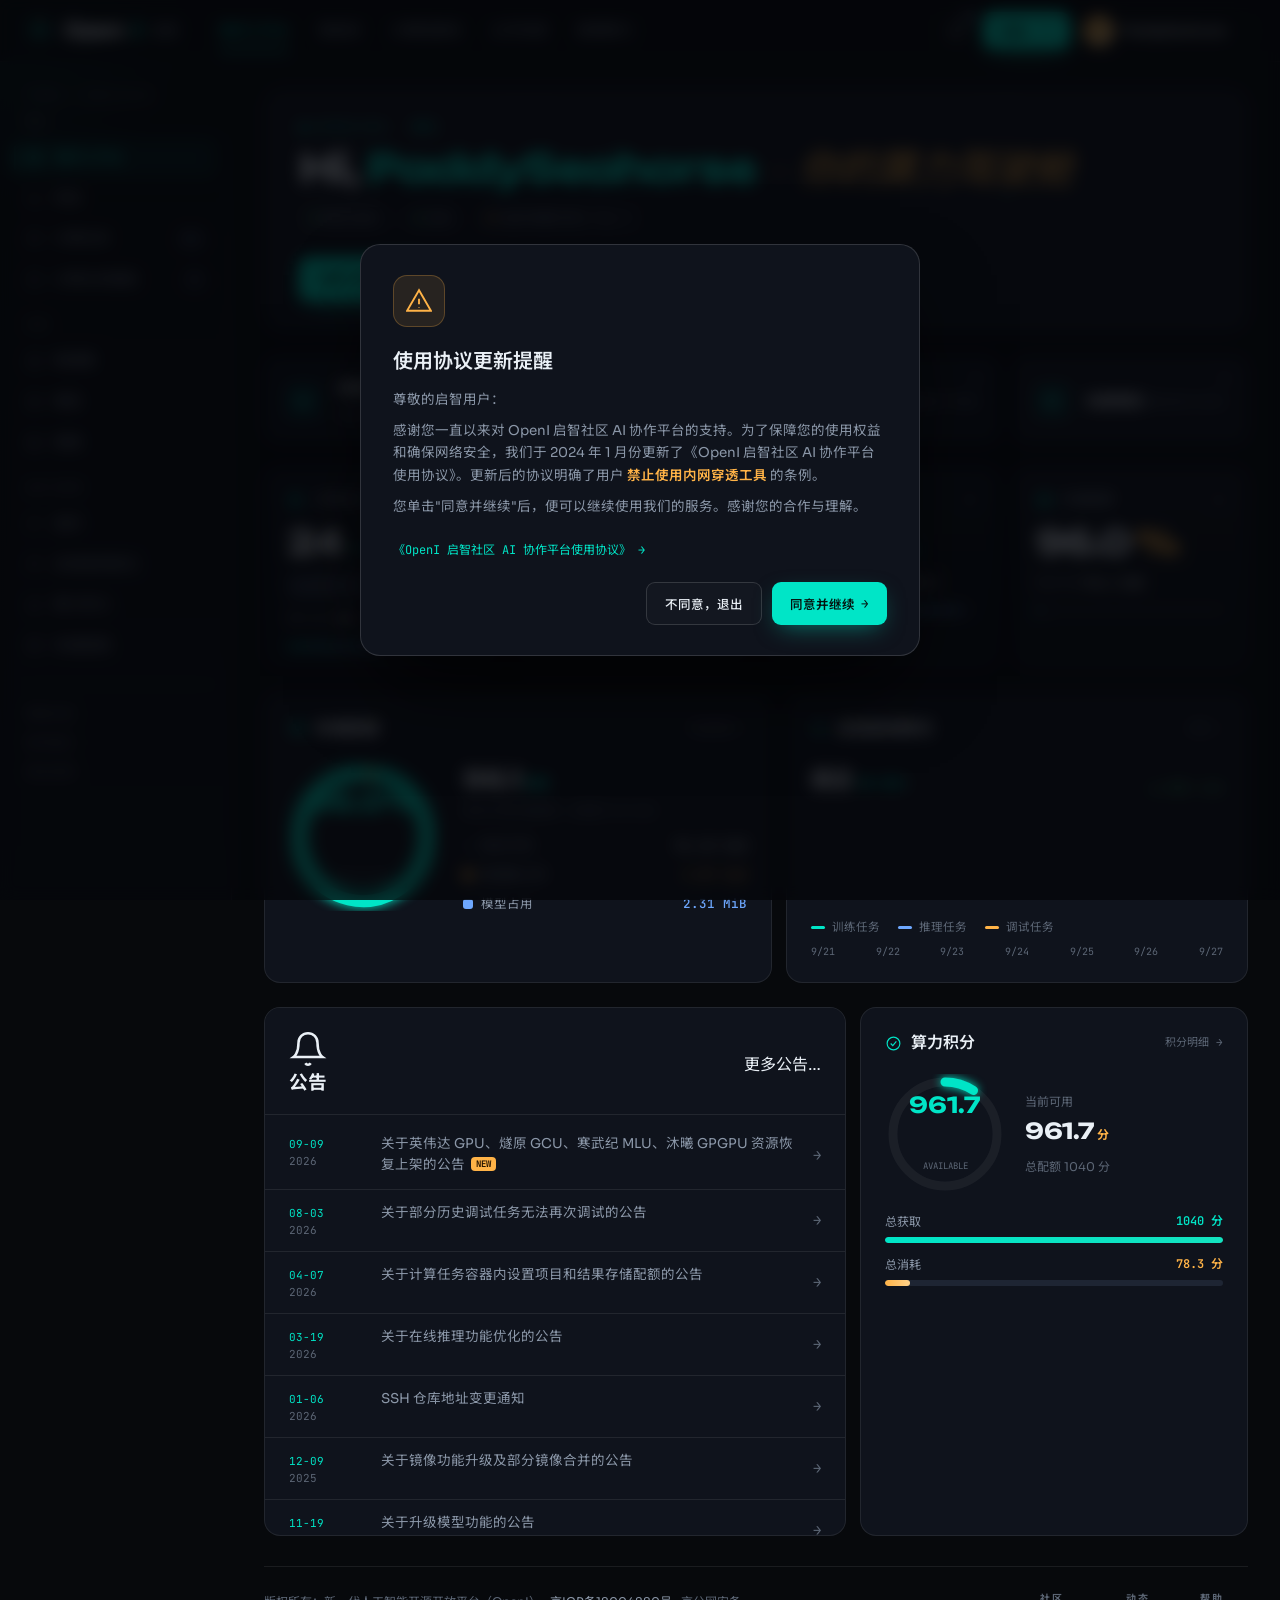
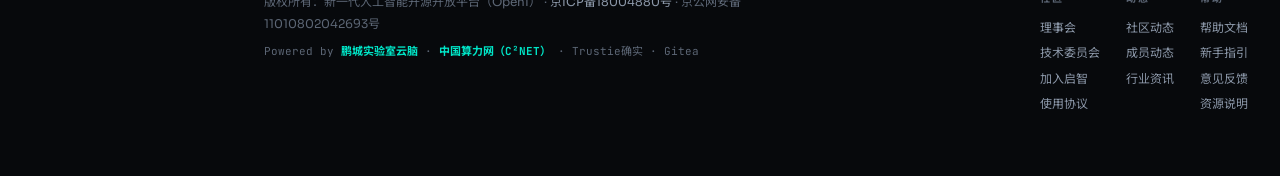
<file: ui/dashboard/index.html>
<!DOCTYPE html>
<html lang="zh-CN"><head>
<meta charset="UTF-8">
<meta name="viewport" content="width=device-width, initial-scale=1.0">
<title>我的工作台 · OpenI 启智</title>
<meta name="description" content="OpenI启智开源社区一站式AI开发协作平台用户工作台 — 代码托管、数据共享、模型训练等AI开发流水线，使用鹏城云脑、中国算力网普惠算力。">
<link rel="preconnect" href="https://fonts.googleapis.com">
<link rel="preconnect" href="https://fonts.gstatic.com" crossorigin="">
<link href="https://fonts.googleapis.com/css2?family=Unbounded:wght@300;400;500;700;900&amp;family=Sora:wght@300;400;500;600;700&amp;family=JetBrains+Mono:wght@400;500;700&amp;family=Noto+Sans+SC:wght@300;400;500;700;900&amp;family=Instrument+Serif:ital@0;1&amp;display=swap" rel="stylesheet">
<style>
/* ============================================================
   OpenI · Neural Forge — Dashboard (我的工作台)
   Continuation of the homepage aesthetic, adapted to a
   functional compute "control room".
   ============================================================ */
:root{
  --bg:        #07090C;
  --bg-2:      #0B0E14;
  --surface:   #0F131C;
  --surface-2: #161C28;
  --surface-3: #1E2533;
  --accent:    #00E5C7;
  --accent-soft:#13E3C0;
  --accent-2:  #FFB347;
  --accent-3:  #6EA8FF;
  --magenta:   #FF6E9C;
  --green:     #4ADE80;
  --text:      #EAF0F6;
  --text-dim:  #8B97A8;
  --text-mute: #5C6675;
  --border:    rgba(255,255,255,.08);
  --border-2:  rgba(255,255,255,.14);

  --f-display: 'Unbounded','Noto Sans SC',sans-serif;
  --f-body:    'Sora','Noto Sans SC',sans-serif;
  --f-mono:    'JetBrains Mono','Noto Sans SC',monospace;
  --f-serif:   'Instrument Serif','Noto Sans SC',serif;
  --f-cn:      'Noto Sans SC',sans-serif;

  --nav-h: 62px;
  --side-w: 232px;
  --ease: cubic-bezier(.2,.7,.2,1);
}
*,*::before,*::after{box-sizing:border-box;margin:0;padding:0}
html{-webkit-text-size-adjust:100%;scroll-behavior:smooth}
body{
  font-family:var(--f-body);background:var(--bg);color:var(--text);line-height:1.6;
  overflow-x:hidden;-webkit-font-smoothing:antialiased;text-rendering:optimizeLegibility;
}
::selection{background:var(--accent);color:#04140f}
::-webkit-scrollbar{width:10px;height:10px}
::-webkit-scrollbar-track{background:transparent}
::-webkit-scrollbar-thumb{background:var(--surface-3);border-radius:20px;border:2px solid var(--bg)}
::-webkit-scrollbar-thumb:hover{background:var(--accent)}
a{color:inherit;text-decoration:none}
button{font-family:inherit;cursor:pointer;border:none;background:none;color:inherit}
img,svg{display:block}

/* overlays */
.grain{
  position:fixed;inset:0;z-index:9998;pointer-events:none;opacity:.03;mix-blend-mode:overlay;
  background-image:url("data:image/svg+xml,%3Csvg xmlns='http://www.w3.org/2000/svg' width='200' height='200'%3E%3Cfilter id='n'%3E%3CfeTurbulence type='fractalNoise' baseFrequency='.9' numOctaves='3'/%3E%3C/filter%3E%3Crect width='100%25' height='100%25' filter='url("[data-uri]")'/%3E%3C/svg%3E");
}
.cursor-glow{
  position:fixed;width:480px;height:480px;border-radius:50%;left:0;top:0;z-index:1;pointer-events:none;
  background:radial-gradient(circle,rgba(0,229,199,.08) 0%,rgba(0,229,199,0) 60%);
  transform:translate(-50%,-50%);mix-blend-mode:screen;
}

/* ============================================================
   TOP NAV
   ============================================================ */
.topnav{
  position:fixed;top:0;left:0;right:0;height:var(--nav-h);z-index:200;
  background:rgba(7,9,12,.82);backdrop-filter:blur(18px) saturate(1.4);
  border-bottom:1px solid var(--border);display:flex;align-items:center;
}
.topnav__inner{max-width:1640px;margin:0 auto;padding:0 24px;width:100%;display:flex;align-items:center;gap:28px}
.logo{display:flex;align-items:center;gap:10px;font-family:var(--f-display);font-weight:700;font-size:19px;letter-spacing:-.02em;flex:none}
.logo__mark{width:30px;height:30px;position:relative;flex:none}
.logo__mark svg{width:100%;height:100%}
.logo__mark .ring{animation:spin 14s linear infinite;transform-origin:center}
@keyframes spin{to{transform:rotate(360deg)}}
.logo b{color:var(--accent)}
.logo .cn{font-family:var(--f-cn);font-weight:400;color:var(--text-dim);font-size:13px;margin-left:1px}

.navlinks{display:flex;align-items:center;gap:2px;flex:1}
.navlinks a{
  font-size:13.5px;color:var(--text-dim);padding:8px 14px;border-radius:8px;
  transition:.3s var(--ease);position:relative;display:inline-flex;align-items:center;gap:6px;
}
.navlinks a:hover{color:var(--text);background:rgba(255,255,255,.04)}
.navlinks a.active{color:var(--accent)}
.navlinks a.active::after{content:"";position:absolute;left:14px;right:14px;bottom:-2px;height:2px;background:var(--accent);border-radius:2px}

.navright{display:flex;align-items:center;gap:8px;flex:none}
.iconbtn{
  width:38px;height:38px;border-radius:10px;border:1px solid var(--border);display:grid;place-items:center;
  color:var(--text-dim);transition:.3s var(--ease);position:relative;
}
.iconbtn:hover{border-color:var(--accent);color:var(--accent);background:rgba(0,229,199,.05)}
.iconbtn svg{width:18px;height:18px}
.badge{position:absolute;top:-3px;right:-3px;min-width:16px;height:16px;padding:0 4px;border-radius:8px;background:var(--accent-2);color:#241300;font-family:var(--f-mono);font-size:10px;font-weight:700;display:grid;place-items:center;line-height:1}
.badge.zero{background:var(--surface-3);color:var(--text-mute)}

/* create dropdown */
.create-wrap{position:relative}
.create-btn{
  display:inline-flex;align-items:center;gap:8px;font-family:var(--f-mono);font-size:12.5px;font-weight:600;
  padding:9px 16px;border-radius:9px;background:var(--accent);color:#04140f;transition:.3s var(--ease);
  box-shadow:0 8px 24px -8px rgba(0,229,199,.5);
}
.create-btn:hover{background:#3ff0d8;transform:translateY(-1px)}
.create-btn svg{width:13px;height:13px;transition:transform .3s}
.create-wrap.open .create-btn svg{transform:rotate(45deg)}
.create-menu{
  position:absolute;top:calc(100% + 8px);right:0;min-width:220px;background:var(--surface);
  border:1px solid var(--border-2);border-radius:14px;padding:8px;opacity:0;visibility:hidden;transform:translateY(-6px);
  transition:.28s var(--ease);box-shadow:0 30px 60px -20px rgba(0,0,0,.7);z-index:300;
}
.create-wrap.open .create-menu{opacity:1;visibility:visible;transform:none}
.create-menu a{
  display:flex;align-items:center;gap:12px;padding:10px 12px;border-radius:8px;font-size:13.5px;color:var(--text-dim);
  transition:.25s;
}
.create-menu a:hover{background:var(--surface-2);color:var(--text)}
.create-menu .ic{width:18px;height:18px;color:var(--accent);flex:none}
.create-menu .ic svg{width:100%;height:100%}
.create-menu .sep{height:1px;background:var(--border);margin:6px 8px}
.create-menu .grp{font-family:var(--f-mono);font-size:10px;letter-spacing:.14em;color:var(--text-mute);padding:8px 12px 4px;text-transform:uppercase}

/* user menu */
.user-wrap{position:relative}
.user-btn{
  display:flex;align-items:center;gap:9px;padding:5px 8px 5px 5px;border-radius:999px;border:1px solid var(--border);
  transition:.3s var(--ease);
}
.user-btn:hover{border-color:var(--border-2)}
.avatar{
  width:30px;height:30px;border-radius:50%;flex:none;display:grid;place-items:center;
  font-family:var(--f-display);font-weight:700;font-size:13px;color:#04140f;
  background:linear-gradient(135deg,var(--accent-2),#ffd28a);
}
.user-btn .uname{font-size:13px;font-weight:500;max-width:120px;overflow:hidden;text-overflow:ellipsis;white-space:nowrap}
.user-btn .chev{width:12px;height:12px;color:var(--text-mute);transition:.3s}
.user-wrap.open .user-btn .chev{transform:rotate(180deg)}
.user-menu{
  position:absolute;top:calc(100% + 8px);right:0;min-width:240px;background:var(--surface);
  border:1px solid var(--border-2);border-radius:14px;padding:8px;opacity:0;visibility:hidden;transform:translateY(-6px);
  transition:.28s var(--ease);box-shadow:0 30px 60px -20px rgba(0,0,0,.7);z-index:300;
}
.user-wrap.open .user-menu{opacity:1;visibility:visible;transform:none}
.user-head{padding:10px 12px;border-bottom:1px solid var(--border);margin-bottom:6px}
.user-head .nm{font-weight:600;font-size:14px}
.user-head .id{font-family:var(--f-mono);font-size:11px;color:var(--text-mute);margin-top:2px}
.user-menu a,.user-menu button{
  display:flex;align-items:center;gap:11px;width:100%;text-align:left;padding:9px 12px;border-radius:8px;
  font-size:13px;color:var(--text-dim);transition:.25s;
}
.user-menu a:hover,.user-menu button:hover{background:var(--surface-2);color:var(--text)}
.user-menu .ic{width:16px;height:16px;color:var(--text-mute);flex:none}
.user-menu .ic svg{width:100%;height:100%}
.user-menu .sep{height:1px;background:var(--border);margin:6px 8px}
.lang-toggle{display:flex;gap:0;border:1px solid var(--border);border-radius:8px;overflow:hidden}
.lang-toggle button{padding:5px 9px;font-family:var(--f-mono);font-size:11px;color:var(--text-mute);transition:.25s}
.lang-toggle button.on{background:var(--accent);color:#04140f;font-weight:600}

/* ============================================================
   LAYOUT — sidebar + main
   ============================================================ */
.shell{padding-top:var(--nav-h);display:flex;align-items:flex-start}
.sidebar{
  position:sticky;top:var(--nav-h);width:var(--side-w);height:calc(100vh - var(--nav-h));
  flex:none;border-right:1px solid var(--border);overflow-y:auto;padding:18px 14px 24px;
  background:linear-gradient(180deg,var(--bg),var(--bg-2));
}
.side-brand{font-family:var(--f-mono);font-size:10px;letter-spacing:.18em;color:var(--text-mute);text-transform:uppercase;padding:8px 12px 10px}
.side-group{margin-bottom:18px}
.side-grp-label{font-family:var(--f-mono);font-size:10px;letter-spacing:.14em;color:var(--text-mute);text-transform:uppercase;padding:0 12px 8px}
.side-item{
  display:flex;align-items:center;gap:11px;padding:9px 12px;border-radius:9px;font-size:13.5px;color:var(--text-dim);
  transition:.25s var(--ease);position:relative;margin-bottom:1px;
}
.side-item .ic{width:17px;height:17px;flex:none;color:var(--text-mute);transition:.25s}
.side-item .ic svg{width:100%;height:100%}
.side-item:hover{background:var(--surface);color:var(--text)}
.side-item:hover .ic{color:var(--text-dim)}
.side-item.active{background:rgba(0,229,199,.08);color:var(--accent)}
.side-item.active .ic{color:var(--accent)}
.side-item.active::before{content:"";position:absolute;left:0;top:8px;bottom:8px;width:2px;background:var(--accent);border-radius:2px}
.side-item .cnt{margin-left:auto;font-family:var(--f-mono);font-size:11px;color:var(--text-mute);background:var(--surface-2);padding:1px 7px;border-radius:6px}
.side-item.active .cnt{background:rgba(0,229,199,.12);color:var(--accent)}

.side-foot{margin-top:auto;padding:14px 12px 4px;border-top:1px solid var(--border)}
.side-foot a{display:block;font-size:12px;color:var(--text-mute);padding:5px 0;transition:.25s}
.side-foot a:hover{color:var(--accent)}

.main{flex:1;min-width:0;padding:26px 32px 60px;max-width:calc(100% - var(--side-w))}

/* ============================================================
   GREETING BANNER
   ============================================================ */
.greet{
  position:relative;border:1px solid var(--border);border-radius:20px;overflow:hidden;
  padding:30px 34px;margin-bottom:24px;background:var(--surface);
}
#greetCanvas{position:absolute;inset:0;width:100%;height:100%;opacity:.55}
.greet__grid{
  position:absolute;inset:0;pointer-events:none;opacity:.4;
  background-image:linear-gradient(rgba(255,255,255,.035) 1px,transparent 1px),linear-gradient(90deg,rgba(255,255,255,.035) 1px,transparent 1px);
  background-size:48px 48px;mask-image:radial-gradient(100% 100% at 0% 0%,#000,transparent 80%);
}
.greet__inner{position:relative;z-index:2;display:flex;align-items:center;justify-content:space-between;gap:24px;flex-wrap:wrap}
.greet__hi{font-family:var(--f-mono);font-size:11px;letter-spacing:.18em;color:var(--accent);text-transform:uppercase;margin-bottom:10px}
.greet__hi .pulse{display:inline-block;width:7px;height:7px;border-radius:50%;background:var(--accent);box-shadow:0 0 0 0 rgba(0,229,199,.6);animation:pulse 2s infinite;margin-right:8px;vertical-align:middle}
@keyframes pulse{0%{box-shadow:0 0 0 0 rgba(0,229,199,.6)}70%{box-shadow:0 0 0 8px rgba(0,229,199,0)}100%{box-shadow:0 0 0 0 rgba(0,229,199,0)}}
.greet h1{font-family:var(--f-display);font-weight:700;font-size:clamp(26px,3.4vw,40px);letter-spacing:-.025em;line-height:1.05}
.greet h1 .nm{color:var(--accent)}
.greet h1 .serif{font-family:var(--f-serif);font-style:italic;font-weight:400;color:var(--accent-2)}
.greet__sub{display:flex;align-items:center;gap:14px;margin-top:14px;flex-wrap:wrap}
.tag{
  font-family:var(--f-mono);font-size:11px;color:var(--text-dim);border:1px solid var(--border);
  padding:5px 11px;border-radius:7px;display:inline-flex;align-items:center;gap:6px;background:rgba(255,255,255,.02);
}
.tag .dot{width:6px;height:6px;border-radius:50%;background:var(--green)}
.tag.warn .dot{background:var(--accent-2)}
.greet__cta{display:flex;gap:10px;flex-wrap:wrap}

.btn{
  display:inline-flex;align-items:center;gap:.5em;font-family:var(--f-mono);font-size:12.5px;font-weight:500;
  padding:11px 18px;border-radius:9px;transition:.3s var(--ease);white-space:nowrap;
}
.btn--primary{background:var(--accent);color:#04140f;font-weight:600;box-shadow:0 8px 24px -8px rgba(0,229,199,.5)}
.btn--primary:hover{background:#3ff0d8;transform:translateY(-1px)}
.btn--ghost{border:1px solid var(--border-2);color:var(--text);background:rgba(255,255,255,.02)}
.btn--ghost:hover{border-color:var(--accent);color:var(--accent)}
.btn .arr{transition:transform .3s}
.btn:hover .arr{transform:translateX(3px)}

/* ============================================================
   QUICK ACTIONS
   ============================================================ */
.quick{display:grid;grid-template-columns:repeat(4,1fr);gap:14px;margin-bottom:24px}
.quick__item{
  border:1px solid var(--border);border-radius:14px;padding:18px 18px 16px;background:var(--surface);
  position:relative;overflow:hidden;transition:.35s var(--ease);display:flex;align-items:center;gap:14px;
}
.quick__item::before{content:"";position:absolute;inset:0;border-radius:14px;padding:1px;background:linear-gradient(135deg,var(--accent),transparent 60%);-webkit-mask:linear-gradient(#000 0 0) content-box,linear-gradient(#000 0 0);-webkit-mask-composite:xor;mask-composite:exclude;opacity:0;transition:.4s}
.quick__item:hover{transform:translateY(-3px);background:var(--surface-2)}
.quick__item:hover::before{opacity:1}
.quick__ic{
  width:40px;height:40px;border-radius:11px;flex:none;display:grid;place-items:center;color:var(--accent);
  background:rgba(0,229,199,.08);border:1px solid rgba(0,229,199,.18);transition:.35s;
}
.quick__ic svg{width:20px;height:20px}
.quick__item:hover .quick__ic{background:rgba(0,229,199,.14);transform:rotate(-4deg)}
.quick__txt .t{font-weight:600;font-size:14px}
.quick__txt .s{font-size:11.5px;color:var(--text-mute);margin-top:2px}
.quick__no{position:absolute;top:14px;right:16px;font-family:var(--f-mono);font-size:10px;color:var(--text-mute)}

/* ============================================================
   STAT GRID (4 cards)
   ============================================================ */
.stats{display:grid;grid-template-columns:repeat(4,1fr);gap:14px;margin-bottom:24px}
.statcard{
  border:1px solid var(--border);border-radius:16px;padding:22px 22px 20px;background:linear-gradient(180deg,var(--surface),var(--bg-2));
  position:relative;overflow:hidden;transition:.4s var(--ease);
}
.statcard::after{content:"";position:absolute;right:-30px;bottom:-30px;width:120px;height:120px;border-radius:50%;background:radial-gradient(circle,rgba(0,229,199,.1),transparent 70%);opacity:0;transition:.5s}
.statcard:hover{border-color:var(--border-2);transform:translateY(-3px)}
.statcard:hover::after{opacity:1}
.statcard__hd{display:flex;align-items:center;justify-content:space-between;margin-bottom:14px}
.statcard__title{display:flex;align-items:center;gap:9px;font-size:13px;color:var(--text-dim)}
.statcard__title .ic{width:17px;height:17px;color:var(--accent)}
.statcard__title .ic svg{width:100%;height:100%}
.statcard__no{font-family:var(--f-mono);font-size:10px;color:var(--text-mute)}
.statcard__big{font-family:var(--f-display);font-weight:700;font-size:34px;line-height:1;letter-spacing:-.02em;display:flex;align-items:baseline;gap:5px}
.statcard__big .unit{font-size:14px;color:var(--accent);font-weight:500}
.statcard__big .plus{color:var(--accent-2)}
.statcard__sub{display:flex;gap:18px;margin-top:14px;flex-wrap:wrap}
.statcard__sub .it{font-size:12px;color:var(--text-mute)}
.statcard__sub .it b{color:var(--text);font-weight:600;font-family:var(--f-mono)}
.statcard__bar{height:3px;background:var(--surface-3);border-radius:3px;margin-top:16px;overflow:hidden}
.statcard__bar i{display:block;height:100%;background:linear-gradient(90deg,var(--accent),var(--accent-3));border-radius:3px;width:0;transition:width 1.4s var(--ease)}
.statcard.in .statcard__bar i{width:var(--w,60%)}

/* running status pill */
.run-pill{display:inline-flex;align-items:center;gap:6px;font-family:var(--f-mono);font-size:11px;padding:3px 9px;border-radius:6px;background:rgba(74,222,128,.1);color:var(--green);border:1px solid rgba(74,222,128,.2)}
.run-pill .d{width:6px;height:6px;border-radius:50%;background:var(--green);animation:blink 1.6s infinite}
.run-pill.zero{background:var(--surface-3);color:var(--text-mute);border-color:var(--border)}
.run-pill.zero .d{background:var(--text-mute);animation:none}
@keyframes blink{0%,100%{opacity:1}50%{opacity:.3}}

/* ============================================================
   STORAGE + USAGE row
   ============================================================ */
.row2{display:grid;grid-template-columns:1.1fr 1fr;gap:14px;margin-bottom:24px}
.panel{
  border:1px solid var(--border);border-radius:16px;background:var(--surface);padding:22px 24px;position:relative;overflow:hidden;
}
.panel__hd{display:flex;align-items:center;justify-content:space-between;margin-bottom:18px}
.panel__hd h3{font-family:var(--f-display);font-weight:600;font-size:16px;letter-spacing:-.01em;display:flex;align-items:center;gap:9px}
.panel__hd h3 .ic{width:17px;height:17px;color:var(--accent)}
.panel__hd h3 .ic svg{width:100%;height:100%}
.panel__hd .more{font-family:var(--f-mono);font-size:11px;color:var(--text-mute);transition:.25s}
.panel__hd .more:hover{color:var(--accent)}

/* storage donut */
.storage{display:flex;align-items:center;gap:26px;flex-wrap:wrap}
.donut{width:148px;height:148px;flex:none;position:relative}
.donut canvas{width:100%;height:100%}
.donut__c{position:absolute;inset:0;display:grid;place-items:center;text-align:center}
.donut__c .pct{font-family:var(--f-display);font-weight:700;font-size:26px;color:var(--accent);line-height:1}
.donut__c .lab{font-family:var(--f-mono);font-size:9px;color:var(--text-mute);letter-spacing:.1em;margin-top:3px}
.storage__info{flex:1;min-width:180px}
.storage__info .big{font-family:var(--f-display);font-weight:700;font-size:24px;letter-spacing:-.02em}
.storage__info .big .u{font-size:13px;color:var(--accent);font-weight:500}
.storage__info .cap{font-size:12px;color:var(--text-mute);margin-top:3px}
.storage__legend{margin-top:16px;display:flex;flex-direction:column;gap:9px}
.storage__legend .li{display:flex;align-items:center;justify-content:space-between;font-size:12.5px}
.storage__legend .li .lf{display:flex;align-items:center;gap:8px;color:var(--text-dim)}
.storage__legend .li .sw{width:10px;height:10px;border-radius:3px}
.storage__legend .li .v{font-family:var(--f-mono);font-weight:500}
.sw-ds{background:var(--accent-2)}.sw-md{background:var(--accent-3)}.sw-free{background:var(--surface-3)}

/* usage sparkline */
.usage__top{display:flex;align-items:flex-end;justify-content:space-between;margin-bottom:6px}
.usage__top .now{font-family:var(--f-display);font-weight:700;font-size:24px;letter-spacing:-.02em}
.usage__top .now .u{font-size:12px;color:var(--accent);font-weight:500}
.usage__top .trend{font-family:var(--f-mono);font-size:11px;color:var(--green);display:flex;align-items:center;gap:4px}
.usage__chart{height:90px;margin:14px 0 16px;position:relative}
.usage__chart canvas{width:100%;height:100%}
.usage__legend{display:flex;gap:18px;flex-wrap:wrap}
.usage__legend .li{display:flex;align-items:center;gap:7px;font-size:11.5px;color:var(--text-mute);font-family:var(--f-mono)}
.usage__legend .sw{width:14px;height:3px;border-radius:2px}
.usage__days{display:flex;justify-content:space-between;font-family:var(--f-mono);font-size:10px;color:var(--text-mute);margin-top:8px}

/* ============================================================
   ANNOUNCEMENTS
   ============================================================ */
.row3{display:grid;grid-template-columns:1.5fr 1fr;gap:14px}
.anns{padding:0;overflow:hidden}
.anns__hd{padding:22px 24px 16px;border-bottom:1px solid var(--border);display:flex;align-items:center;justify-content:space-between;position:sticky;top:0;background:var(--surface);z-index:2}
.anns__list{max-height:420px;overflow-y:auto;padding:6px 0}
.anns__item{display:flex;gap:14px;padding:13px 24px;border-bottom:1px solid var(--border);transition:.25s;align-items:flex-start;cursor:pointer}
.anns__item:hover{background:var(--surface-2)}
.anns__item:last-child{border-bottom:none}
.anns__date{font-family:var(--f-mono);font-size:11px;color:var(--accent);flex:none;width:78px;line-height:1.5;padding-top:2px}
.anns__date .yr{color:var(--text-mute)}
.anns__txt{font-size:13.5px;color:var(--text-dim);line-height:1.55;flex:1}
.anns__item:hover .anns__txt{color:var(--text)}
.anns__txt .new{font-family:var(--f-mono);font-size:9px;color:#241300;background:var(--accent-2);padding:1px 5px;border-radius:4px;margin-left:6px;vertical-align:2px;font-weight:700}
.anns__arr{color:var(--text-mute);font-family:var(--f-mono);font-size:14px;flex:none;transition:.25s;align-self:center}
.anns__item:hover .anns__arr{color:var(--accent);transform:translateX(3px)}

/* points breakdown panel */
.points__ring{display:flex;align-items:center;gap:20px;margin-bottom:18px}
.points__ring .pr{width:120px;height:120px;flex:none;position:relative}
.points__ring .pr canvas{width:100%;height:100%}
.points__ring .pr .c{position:absolute;inset:0;display:grid;place-items:center;text-align:center}
.points__ring .pr .c .n{font-family:var(--f-display);font-weight:700;font-size:22px;color:var(--accent);line-height:1}
.points__ring .pr .c .l{font-size:9px;color:var(--text-mute);font-family:var(--f-mono);margin-top:3px}
.points__info .lab{font-size:12px;color:var(--text-mute)}
.points__info .v{font-family:var(--f-display);font-weight:700;font-size:22px;letter-spacing:-.02em;margin-top:2px}
.points__info .v .u{font-size:12px;color:var(--accent-2)}
.points__bars{display:flex;flex-direction:column;gap:12px;margin-top:18px}
.points__bar .top{display:flex;justify-content:space-between;font-size:12px;margin-bottom:6px}
.points__bar .top .nm{color:var(--text-dim)}
.points__bar .top .vl{font-family:var(--f-mono);font-weight:600}
.points__bar .tr{height:6px;background:var(--surface-3);border-radius:6px;overflow:hidden}
.points__bar .tr i{display:block;height:100%;border-radius:6px;width:0;transition:width 1.2s var(--ease)}
.points__bar.get .tr i{background:linear-gradient(90deg,var(--accent),var(--accent-soft))}
.points__bar.use .tr i{background:linear-gradient(90deg,var(--accent-2),#ffd28a)}
.points__bar.in .tr i{width:var(--w)}

/* ============================================================
   FOOTER (compact)
   ============================================================ */
.foot{
  margin-top:30px;border-top:1px solid var(--border);padding:24px 0 0;
  display:flex;justify-content:space-between;align-items:flex-start;gap:24px;flex-wrap:wrap;
}
.foot__l{font-size:12px;color:var(--text-mute);line-height:1.8;max-width:560px}
.foot__l a{color:var(--text-dim)}
.foot__l a:hover{color:var(--accent)}
.foot__l .powered{font-family:var(--f-mono);font-size:11px;margin-top:8px}
.foot__l .powered b{color:var(--accent)}
.foot__r{display:flex;gap:26px;flex-wrap:wrap}
.foot__col h5{font-family:var(--f-mono);font-size:10px;letter-spacing:.16em;text-transform:uppercase;color:var(--text-mute);margin-bottom:8px}
.foot__col a{display:block;font-size:12px;color:var(--text-dim);padding:3px 0;transition:.25s}
.foot__col a:hover{color:var(--accent)}

/* ============================================================
   AGREEMENT MODAL
   ============================================================ */
.modal{position:fixed;inset:0;z-index:1000;display:none;align-items:center;justify-content:center;padding:20px}
.modal.open{display:flex}
.modal__bg{position:absolute;inset:0;background:rgba(4,6,9,.78);backdrop-filter:blur(8px)}
.modal__box{
  position:relative;z-index:2;width:min(560px,100%);background:var(--surface);border:1px solid var(--border-2);
  border-radius:20px;padding:30px 32px;box-shadow:0 40px 80px -20px rgba(0,0,0,.8);
  transform:translateY(20px);opacity:0;transition:.4s var(--ease);
}
.modal.open .modal__box{transform:none;opacity:1}
.modal__warn{
  width:52px;height:52px;border-radius:14px;background:rgba(255,179,71,.1);border:1px solid rgba(255,179,71,.25);
  display:grid;place-items:center;color:var(--accent-2);margin-bottom:18px;
}
.modal__warn svg{width:26px;height:26px}
.modal__box h3{font-family:var(--f-display);font-weight:600;font-size:20px;margin-bottom:12px}
.modal__box p{font-size:13.5px;color:var(--text-dim);line-height:1.7;margin-bottom:8px}
.modal__box p b{color:var(--accent-2);font-weight:600}
.modal__box .link{font-family:var(--f-mono);font-size:12px;color:var(--accent);margin:14px 0 22px;display:inline-block}
.modal__btns{display:flex;gap:10px;justify-content:flex-end}

/* ============================================================
   RESPONSIVE
   ============================================================ */
@media (max-width:1180px){
  .stats{grid-template-columns:repeat(2,1fr)}
  .quick{grid-template-columns:repeat(2,1fr)}
  .row2{grid-template-columns:1fr}
  .row3{grid-template-columns:1fr}
}
@media (max-width:860px){
  :root{--side-w:0px}
  .sidebar{display:none}
  .main{padding:20px 18px 50px;max-width:100%}
  .navlinks{display:none}
  .user-btn .uname{display:none}
  .topnav__inner{gap:14px}
}
@media (max-width:520px){
  .stats,.quick{grid-template-columns:1fr}
  .storage{flex-direction:column;align-items:flex-start}
  .greet{padding:24px 22px}
}
</style>
</head>
<body>

<div class="grain"></div>
<div class="cursor-glow" id="cursorGlow"></div>

<!-- ============ TOP NAV ============ -->
<header class="topnav">
  <div class="topnav__inner">
    <a href="/dashboard" class="logo" aria-label="OpenI 启智">
      <span class="logo__mark">
        <svg viewBox="0 0 40 40" fill="none">
          <g class="ring"><circle cx="20" cy="20" r="16" stroke="#00E5C7" stroke-width="1.4" stroke-dasharray="4 6" opacity=".6"></circle></g>
          <circle cx="20" cy="20" r="9" stroke="#00E5C7" stroke-width="1.6"></circle>
          <circle cx="20" cy="20" r="3.2" fill="#00E5C7"></circle>
          <circle cx="20" cy="4.5" r="2" fill="#FFB347"></circle>
          <circle cx="35.5" cy="20" r="2" fill="#6EA8FF"></circle>
        </svg>
      </span>
      Open<b>I</b> <span class="cn">启智</span>
    </a>
    <nav class="navlinks">
      <a href="/dashboard" class="active">我的工作台</a>
      <a href="/agent">智能体</a>
      <a href="/modelbase">大模型基地</a>
      <a href="/explore/datasets">公开资源</a>
      <a href="/computingpower/demand">普惠算力</a>
    </nav>
    <div class="navright">
      <!-- notifications -->
      <a href="#" class="iconbtn" aria-label="通知">
        <svg viewBox="0 0 24 24" fill="none" stroke="currentColor" stroke-width="1.7"><path d="M18 8A6 6 0 006 8c0 7-3 9-3 9h18s-3-2-3-9M13.7 21a2 2 0 01-3.4 0"></path></svg>
        <span class="badge zero">0</span>
      </a>
      <!-- create dropdown -->
      <div class="create-wrap" id="createWrap">
        <button class="create-btn" id="createBtn">
          创建…
          <svg viewBox="0 0 24 24" fill="none" stroke="currentColor" stroke-width="2.4"><path d="M12 5v14M5 12h14"></path></svg>
        </button>
        <div class="create-menu" id="createMenu">
          <div class="grp">新建</div>
          <a href="#"><span class="ic"><svg viewBox="0 0 24 24" fill="none" stroke="currentColor" stroke-width="1.6"><rect x="3" y="4" width="18" height="14" rx="2"></rect><path d="M8 20h8M12 18v2M8 9h8M8 13h5"></path></svg></span>创建计算任务</a>
          <a href="#"><span class="ic"><svg viewBox="0 0 24 24" fill="none" stroke="currentColor" stroke-width="1.6"><path d="M4 7l8-4 8 4-8 4z"></path><path d="M4 7v10l8 4M20 7v10l-8 4M4 7l8 4 8-4"></path></svg></span>创建模型</a>
          <a href="#"><span class="ic"><svg viewBox="0 0 24 24" fill="none" stroke="currentColor" stroke-width="1.6"><ellipse cx="12" cy="6" rx="8" ry="3"></ellipse><path d="M4 6v12c0 1.7 3.6 3 8 3s8-1.3 8-3V6"></path></svg></span>创建数据集</a>
          <a href="#"><span class="ic"><svg viewBox="0 0 24 24" fill="none" stroke="currentColor" stroke-width="1.6"><path d="M3 6h6l2 3h10v9a2 2 0 01-2 2H5a2 2 0 01-2-2z"></path></svg></span>创建项目</a>
          <div class="sep"></div>
          <div class="grp">迁移</div>
          <a href="#"><span class="ic"><svg viewBox="0 0 24 24" fill="none" stroke="currentColor" stroke-width="1.6"><path d="M12 3v12M8 7l4-4 4 4M4 17v2a2 2 0 002 2h12a2 2 0 002-2v-2"></path></svg></span>迁移外部项目</a>
          <a href="#"><span class="ic"><svg viewBox="0 0 24 24" fill="none" stroke="currentColor" stroke-width="1.6"><path d="M12 3v12M8 11l4 4 4-4M4 17v2a2 2 0 002 2h12a2 2 0 002-2v-2"></path></svg></span>迁移外部模型</a>
          <div class="sep"></div>
          <a href="#"><span class="ic"><svg viewBox="0 0 24 24" fill="none" stroke="currentColor" stroke-width="1.6"><circle cx="9" cy="8" r="3"></circle><path d="M3 20a6 6 0 0112 0M17 11a3 3 0 100-6M16 20a6 6 0 00-3-5.2"></path></svg></span>创建组织</a>
        </div>
      </div>
      <!-- user menu -->
      <div class="user-wrap" id="userWrap">
        <button class="user-btn" id="userBtn">
          <span class="avatar">P</span>
          <span class="uname">PaddySeahorse</span>
          <svg class="chev" viewBox="0 0 24 24" fill="none" stroke="currentColor" stroke-width="2"><path d="M6 9l6 6 6-6"></path></svg>
        </button>
        <div class="user-menu" id="userMenu">
          <div class="user-head">
            <div class="nm">PaddySeahorse</div>
            <div class="id">已登录用户 · 微信已绑定</div>
          </div>
          <a href="#"><span class="ic"><svg viewBox="0 0 24 24" fill="none" stroke="currentColor" stroke-width="1.6"><circle cx="12" cy="8" r="4"></circle><path d="M4 21a8 8 0 0116 0"></path></svg></span>个人信息</a>
          <a href="#"><span class="ic"><svg viewBox="0 0 24 24" fill="none" stroke="currentColor" stroke-width="1.6"><path d="M12 21s-7-4.5-7-10a7 7 0 0114 0c0 5.5-7 10-7 10z"></path><path d="M9 11l2 2 4-4"></path></svg></span>已点赞</a>
          <a href="#"><span class="ic"><svg viewBox="0 0 24 24" fill="none" stroke="currentColor" stroke-width="1.6"><circle cx="12" cy="12" r="3"></circle><path d="M19.4 15a1.6 1.6 0 00.3 1.8l.1.1a2 2 0 11-2.8 2.8l-.1-.1a1.6 1.6 0 00-1.8-.3 1.6 1.6 0 00-1 1.5V21a2 2 0 11-4 0v-.1a1.6 1.6 0 00-1-1.5 1.6 1.6 0 00-1.8.3l-.1.1a2 2 0 11-2.8-2.8l.1-.1a1.6 1.6 0 00.3-1.8 1.6 1.6 0 00-1.5-1H3a2 2 0 110-4h.1a1.6 1.6 0 001.5-1 1.6 1.6 0 00-.3-1.8l-.1-.1a2 2 0 112.8-2.8l.1.1a1.6 1.6 0 001.8.3H10a1.6 1.6 0 001-1.5V3a2 2 0 114 0v.1a1.6 1.6 0 001 1.5 1.6 1.6 0 001.8-.3l.1-.1a2 2 0 112.8 2.8l-.1.1a1.6 1.6 0 00-.3 1.8V10a1.6 1.6 0 001.5 1H21a2 2 0 110 4h-.1a1.6 1.6 0 00-1.5 1z"></path></svg></span>设置</a>
          <a href="#"><span class="ic"><svg viewBox="0 0 24 24" fill="none" stroke="currentColor" stroke-width="1.6"><path d="M12 2v4M12 18v4M4.9 4.9l2.8 2.8M16.3 16.3l2.8 2.8M2 12h4M18 12h4M4.9 19.1l2.8-2.8M16.3 7.7l2.8-2.8"></path></svg></span>新手指引</a>
          <a href="#"><span class="ic"><svg viewBox="0 0 24 24" fill="none" stroke="currentColor" stroke-width="1.6"><path d="M16 11a4 4 0 10-8 0M3 21v-1a6 6 0 0112 0v1M19 8v6M22 11h-6"></path></svg></span>邀请好友</a>
          <div class="sep"></div>
          <div style="padding:4px 12px 8px"><div class="lang-toggle"><button class="on">简体中文</button><button>English</button></div></div>
          <div class="sep"></div>
          <button><span class="ic"><svg viewBox="0 0 24 24" fill="none" stroke="currentColor" stroke-width="1.6"><path d="M9 21H5a2 2 0 01-2-2V5a2 2 0 012-2h4M16 17l5-5-5-5M21 12H9"></path></svg></span>退出</button>
        </div>
      </div>
    </div>
  </div>
</header>

<!-- ============ SHELL ============ -->
<div class="shell">
  <!-- SIDEBAR -->
  <aside class="sidebar">
    <div class="side-brand">工作台 / Workspace</div>
    <div class="side-group">
      <div class="side-grp-label">概览</div>
      <a href="/dashboard" class="side-item active">
        <span class="ic"><svg viewBox="0 0 24 24" fill="none" stroke="currentColor" stroke-width="1.6"><rect x="3" y="3" width="7" height="7" rx="1.5"></rect><rect x="14" y="3" width="7" height="7" rx="1.5"></rect><rect x="3" y="14" width="7" height="7" rx="1.5"></rect><rect x="14" y="14" width="7" height="7" rx="1.5"></rect></svg></span>
        我的工作台
      </a>
      <a href="/projects" class="side-item">
        <span class="ic"><svg viewBox="0 0 24 24" fill="none" stroke="currentColor" stroke-width="1.6"><path d="M3 6h6l2 3h10v9a2 2 0 01-2 2H5a2 2 0 01-2-2z"></path></svg></span>
        项目
      </a>
      <a href="/ai_tasks" class="side-item">
        <span class="ic"><svg viewBox="0 0 24 24" fill="none" stroke="currentColor" stroke-width="1.6"><rect x="3" y="4" width="18" height="14" rx="2"></rect><path d="M8 20h8M8 9h8M8 13h5"></path></svg></span>
        计算任务
        <span class="cnt">24</span>
      </a>
      <a href="/ai_task_tmpl" class="side-item">
        <span class="ic"><svg viewBox="0 0 24 24" fill="none" stroke="currentColor" stroke-width="1.6"><rect x="3" y="3" width="18" height="18" rx="2"></rect><path d="M9 9h6M9 13h6M9 17h3"></path></svg></span>
        计算任务模板
        <span class="cnt">2</span>
      </a>
    </div>
    <div class="side-group">
      <div class="side-grp-label">资源</div>
      <a href="/datasets" class="side-item">
        <span class="ic"><svg viewBox="0 0 24 24" fill="none" stroke="currentColor" stroke-width="1.6"><ellipse cx="12" cy="6" rx="8" ry="3"></ellipse><path d="M4 6v12c0 1.7 3.6 3 8 3s8-1.3 8-3V6M4 12c0 1.7 3.6 3 8 3s8-1.3 8-3"></path></svg></span>
        数据集
      </a>
      <a href="/models" class="side-item">
        <span class="ic"><svg viewBox="0 0 24 24" fill="none" stroke="currentColor" stroke-width="1.6"><path d="M12 2l9 5v10l-9 5-9-5V7z"></path><path d="M12 12l9-5M12 12v10M12 12L3 7"></path></svg></span>
        模型
      </a>
      <a href="/images" class="side-item">
        <span class="ic"><svg viewBox="0 0 24 24" fill="none" stroke="currentColor" stroke-width="1.6"><rect x="3" y="4" width="18" height="16" rx="2"></rect><circle cx="9" cy="10" r="2"></circle><path d="M3 17l5-4 4 3 3-2 6 5"></path></svg></span>
        镜像
      </a>
    </div>
    <div class="side-group">
      <div class="side-grp-label">组织与配额</div>
      <a href="/orgs" class="side-item">
        <span class="ic"><svg viewBox="0 0 24 24" fill="none" stroke="currentColor" stroke-width="1.6"><circle cx="9" cy="8" r="3"></circle><path d="M3 20a6 6 0 0112 0M17 11a3 3 0 100-6M16 20a6 6 0 00-3-5.2"></path></svg></span>
        组织
      </a>
      <a href="/resource" class="side-item">
        <span class="ic"><svg viewBox="0 0 24 24" fill="none" stroke="currentColor" stroke-width="1.6"><path d="M3 12l4-4 4 4 4-4 4 4 2-2"></path><path d="M3 18h18M3 6h18"></path></svg></span>
        资源使用情况
      </a>
      <a href="/points" class="side-item">
        <span class="ic"><svg viewBox="0 0 24 24" fill="none" stroke="currentColor" stroke-width="1.6"><circle cx="12" cy="12" r="9"></circle><path d="M8 12l3 3 5-6"></path></svg></span>
        算力积分
      </a>
      <a href="/storage" class="side-item">
        <span class="ic"><svg viewBox="0 0 24 24" fill="none" stroke="currentColor" stroke-width="1.6"><ellipse cx="12" cy="6" rx="9" ry="3"></ellipse><path d="M3 6v12c0 1.7 4 3 9 3s9-1.3 9-3V6M3 12c0 1.7 4 3 9 3s9-1.3 9-3"></path></svg></span>
        存储管理
      </a>
    </div>
    <div class="side-foot">
      <a href="#">帮助文档</a>
      <a href="#">新手指引</a>
      <a href="#">意见反馈</a>
    </div>
  </aside>

  <!-- MAIN -->
  <main class="main">
    <!-- greeting banner -->
    <section class="greet">
      <canvas id="greetCanvas"></canvas>
      <div class="greet__grid"></div>
      <div class="greet__inner">
        <div>
          <div class="greet__hi"><span class="pulse"></span>OVERVIEW · 概览</div>
          <h1>Hi, <span class="nm">PaddySeahorse</span> <span class="serif">— 你的算力驾驶舱</span></h1>
          <div class="greet__sub">
            <span class="tag"><span class="dot"></span>微信已绑定</span>
            <span class="tag"><span class="dot"></span>在线</span>
            <span class="tag warn"><span class="dot"></span>当前可用算力积分 961.7</span>
          </div>
        </div>
        <div class="greet__cta">
          <a href="#" class="btn btn--primary">创建计算任务 <span class="arr">→</span></a>
          <a href="/computingpower/demand" class="btn btn--ghost">获取算力</a>
        </div>
      </div>
    </section>

    <!-- quick actions -->
    <section class="quick">
      <a href="#" class="quick__item">
        <span class="quick__no">01</span>
        <span class="quick__ic"><svg viewBox="0 0 24 24" fill="none" stroke="currentColor" stroke-width="1.6"><rect x="3" y="4" width="18" height="14" rx="2"></rect><path d="M8 20h8M8 9h8M8 13h5"></path></svg></span>
        <span class="quick__txt"><span class="t">创建计算任务</span><span class="s">一键发起训练 / 推理</span></span>
      </a>
      <a href="#" class="quick__item">
        <span class="quick__no">02</span>
        <span class="quick__ic"><svg viewBox="0 0 24 24" fill="none" stroke="currentColor" stroke-width="1.6"><path d="M3 6h6l2 3h10v9a2 2 0 01-2 2H5a2 2 0 01-2-2z"></path></svg></span>
        <span class="quick__txt"><span class="t">创建项目</span><span class="s">代码托管与协作</span></span>
      </a>
      <a href="#" class="quick__item">
        <span class="quick__no">03</span>
        <span class="quick__ic"><svg viewBox="0 0 24 24" fill="none" stroke="currentColor" stroke-width="1.6"><ellipse cx="12" cy="6" rx="8" ry="3"></ellipse><path d="M4 6v12c0 1.7 3.6 3 8 3s8-1.3 8-3V6"></path></svg></span>
        <span class="quick__txt"><span class="t">创建数据集</span><span class="s">数据资产管理</span></span>
      </a>
      <a href="#" class="quick__item">
        <span class="quick__no">04</span>
        <span class="quick__ic"><svg viewBox="0 0 24 24" fill="none" stroke="currentColor" stroke-width="1.6"><path d="M12 2l9 5v10l-9 5-9-5V7z"></path><path d="M12 12l9-5M12 12v10M12 12L3 7"></path></svg></span>
        <span class="quick__txt"><span class="t">创建模型</span><span class="s">模型调试与发布</span></span>
      </a>
    </section>

    <!-- stat cards -->
    <section class="stats">
      <div class="statcard reveal" style="--w:48%">
        <div class="statcard__hd">
          <div class="statcard__title"><span class="ic"><svg viewBox="0 0 24 24" fill="none" stroke="currentColor" stroke-width="1.6"><rect x="3" y="4" width="18" height="14" rx="2"></rect><path d="M8 20h8M8 9h8M8 13h5"></path></svg></span>计算任务</div>
          <span class="statcard__no">01</span>
        </div>
        <div class="statcard__big"><span class="counter" data-to="24">0</span><span class="unit">个</span></div>
        <div class="statcard__sub">
          <span class="it"><span class="run-pill zero"><span class="d"></span>运行中 0</span></span>
        </div>
        <div class="statcard__sub" style="margin-top:10px"><span class="it">累计运行 <b>82</b> 卡时</span></div>
        <div class="statcard__bar"><i></i></div>
      </div>

      <div class="statcard reveal d1" style="--w:28%">
        <div class="statcard__hd">
          <div class="statcard__title"><span class="ic"><svg viewBox="0 0 24 24" fill="none" stroke="currentColor" stroke-width="1.6"><rect x="3" y="3" width="18" height="18" rx="2"></rect><path d="M9 9h6M9 13h6M9 17h3"></path></svg></span>任务模板</div>
          <span class="statcard__no">02</span>
        </div>
        <div class="statcard__big"><span class="counter" data-to="2">0</span><span class="unit">个</span></div>
        <div class="statcard__sub"><span class="it">累计运行 <b>14</b> 次</span></div>
        <div class="statcard__bar"><i></i></div>
      </div>

      <div class="statcard reveal d2" style="--w:93%">
        <div class="statcard__hd">
          <div class="statcard__title"><span class="ic"><svg viewBox="0 0 24 24" fill="none" stroke="currentColor" stroke-width="1.6"><circle cx="12" cy="12" r="9"></circle><path d="M8 12l3 3 5-6"></path></svg></span>算力积分</div>
          <span class="statcard__no">03</span>
        </div>
        <div class="statcard__big"><span class="counter" data-to="961" data-decimals="1">0</span><span class="unit">分</span></div>
        <div class="statcard__sub"><span class="it">总获取 <b>1040</b></span><span class="it">总消耗 <b>78.3</b></span></div>
        <div class="statcard__bar"><i></i></div>
      </div>

      <div class="statcard reveal d3" style="--w:4%">
        <div class="statcard__hd">
          <div class="statcard__title"><span class="ic"><svg viewBox="0 0 24 24" fill="none" stroke="currentColor" stroke-width="1.6"><ellipse cx="12" cy="6" rx="9" ry="3"></ellipse><path d="M3 6v12c0 1.7 4 3 9 3s9-1.3 9-3V6M3 12c0 1.7 4 3 9 3s9-1.3 9-3"></path></svg></span>存储配额</div>
          <span class="statcard__no">04</span>
        </div>
        <div class="statcard__big"><span class="counter" data-to="96" data-decimals="1">0</span><span class="plus">%</span></div>
        <div class="statcard__sub"><span class="it">剩余可用 <b>96.1 GiB</b></span></div>
        <div class="statcard__bar"><i></i></div>
      </div>
    </section>

    <!-- storage donut + usage sparkline -->
    <section class="row2">
      <!-- storage -->
      <div class="panel reveal">
        <div class="panel__hd">
          <h3><span class="ic"><svg viewBox="0 0 24 24" fill="none" stroke="currentColor" stroke-width="1.6"><ellipse cx="12" cy="6" rx="9" ry="3"></ellipse><path d="M3 6v12c0 1.7 4 3 9 3s9-1.3 9-3V6M3 12c0 1.7 4 3 9 3s9-1.3 9-3"></path></svg></span>存储配额</h3>
          <a href="/storage" class="more">存储管理 →</a>
        </div>
        <div class="storage">
          <div class="donut">
            <canvas id="storeDonut"></canvas>
            <div class="donut__c">
              <div class="pct"><span class="counter" data-to="96" data-decimals="1">0</span>%</div>
              <div class="lab">REMAINING</div>
            </div>
          </div>
          <div class="storage__info">
            <div class="big">96.1<span class="u"> GiB</span></div>
            <div class="cap">剩余可用存储配额 · 总配额 100 GiB</div>
            <div class="storage__legend">
              <div class="li"><span class="lf"><span class="sw sw-free"></span>剩余可用</span><span class="v" style="color:var(--text)">96.10 GiB</span></div>
              <div class="li"><span class="lf"><span class="sw sw-ds"></span>数据集占用</span><span class="v" style="color:var(--accent-2)">3.89 GiB</span></div>
              <div class="li"><span class="lf"><span class="sw sw-md"></span>模型占用</span><span class="v" style="color:var(--accent-3)">2.31 MiB</span></div>
            </div>
          </div>
        </div>
      </div>

      <!-- usage sparkline -->
      <div class="panel reveal d1">
        <div class="panel__hd">
          <h3><span class="ic"><svg viewBox="0 0 24 24" fill="none" stroke="currentColor" stroke-width="1.6"><path d="M3 12l4-4 4 4 4-4 4 4 2-2"></path><path d="M3 18h18M3 6h18"></path></svg></span>资源使用情况</h3>
          <a href="/resource" class="more">详细 →</a>
        </div>
        <div class="usage__top">
          <div class="now">82<span class="u"> 卡时 · 累计</span></div>
          <div class="trend">▲ 本周 +12%</div>
        </div>
        <div class="usage__chart"><canvas id="usageChart"></canvas></div>
        <div class="usage__legend">
          <span class="li"><span class="sw" style="background:var(--accent)"></span>训练任务</span>
          <span class="li"><span class="sw" style="background:var(--accent-3)"></span>推理任务</span>
          <span class="li"><span class="sw" style="background:var(--accent-2)"></span>调试任务</span>
        </div>
        <div class="usage__days">
          <span>9/21</span><span>9/22</span><span>9/23</span><span>9/24</span><span>9/25</span><span>9/26</span><span>9/27</span>
        </div>
      </div>
    </section>

    <!-- announcements + points breakdown -->
    <section class="row3">
      <!-- announcements -->
      <div class="panel anns reveal">
        <div class="anns__hd">
          <h3><span class="ic"><svg viewBox="0 0 24 24" fill="none" stroke="currentColor" stroke-width="1.6"><path d="M18 8A6 6 0 006 8c0 7-3 9-3 9h18s-3-2-3-9M13.7 21a2 2 0 01-3.4 0"></path></svg></span>公告</h3>
          <a href="/home/notice" class="more">更多公告…</a>
        </div>
        <div class="anns__list">
          <div class="anns__item">
            <div class="anns__date">09-09<br><span class="yr">2026</span></div>
            <div class="anns__txt">关于英伟达 GPU、燧原 GCU、寒武纪 MLU、沐曦 GPGPU 资源恢复上架的公告<span class="new">NEW</span></div>
            <span class="anns__arr">→</span>
          </div>
          <div class="anns__item">
            <div class="anns__date">08-03<br><span class="yr">2026</span></div>
            <div class="anns__txt">关于部分历史调试任务无法再次调试的公告</div>
            <span class="anns__arr">→</span>
          </div>
          <div class="anns__item">
            <div class="anns__date">04-07<br><span class="yr">2026</span></div>
            <div class="anns__txt">关于计算任务容器内设置项目和结果存储配额的公告</div>
            <span class="anns__arr">→</span>
          </div>
          <div class="anns__item">
            <div class="anns__date">03-19<br><span class="yr">2026</span></div>
            <div class="anns__txt">关于在线推理功能优化的公告</div>
            <span class="anns__arr">→</span>
          </div>
          <div class="anns__item">
            <div class="anns__date">01-06<br><span class="yr">2026</span></div>
            <div class="anns__txt">SSH 仓库地址变更通知</div>
            <span class="anns__arr">→</span>
          </div>
          <div class="anns__item">
            <div class="anns__date">12-09<br><span class="yr">2025</span></div>
            <div class="anns__txt">关于镜像功能升级及部分镜像合并的公告</div>
            <span class="anns__arr">→</span>
          </div>
          <div class="anns__item">
            <div class="anns__date">11-19<br><span class="yr">2025</span></div>
            <div class="anns__txt">关于升级模型功能的公告</div>
            <span class="anns__arr">→</span>
          </div>
          <div class="anns__item">
            <div class="anns__date">08-01<br><span class="yr">2025</span></div>
            <div class="anns__txt">关于升级数据集功能的公告</div>
            <span class="anns__arr">→</span>
          </div>
          <div class="anns__item">
            <div class="anns__date">01-17<br><span class="yr">2024</span></div>
            <div class="anns__txt">关于云脑任务中统一路径访问方式的公告</div>
            <span class="anns__arr">→</span>
          </div>
        </div>
      </div>

      <!-- points breakdown -->
      <div class="panel reveal d1">
        <div class="panel__hd">
          <h3><span class="ic"><svg viewBox="0 0 24 24" fill="none" stroke="currentColor" stroke-width="1.6"><circle cx="12" cy="12" r="9"></circle><path d="M8 12l3 3 5-6"></path></svg></span>算力积分</h3>
          <a href="/points" class="more">积分明细 →</a>
        </div>
        <div class="points__ring">
          <div class="pr">
            <canvas id="pointsRing"></canvas>
            <div class="c"><div class="n">961.7</div><div class="l">AVAILABLE</div></div>
          </div>
          <div class="points__info">
            <div class="lab">当前可用</div>
            <div class="v">961.7<span class="u"> 分</span></div>
            <div class="lab" style="margin-top:8px">总配额 1040 分</div>
          </div>
        </div>
        <div class="points__bars">
          <div class="points__bar get in" style="--w:100%">
            <div class="top"><span class="nm">总获取</span><span class="vl" style="color:var(--accent)">1040 分</span></div>
            <div class="tr"><i></i></div>
          </div>
          <div class="points__bar use in" style="--w:7.5%">
            <div class="top"><span class="nm">总消耗</span><span class="vl" style="color:var(--accent-2)">78.3 分</span></div>
            <div class="tr"><i></i></div>
          </div>
        </div>
      </div>
    </section>

    <!-- footer -->
    <footer class="foot">
      <div class="foot__l">
        <div>版权所有：新一代人工智能开源开放平台（OpenI） · <a href="#">京ICP备18004880号</a> · 京公网安备 11010802042693号</div>
        <div class="powered">Powered by <b>鹏城实验室云脑</b> · <b>中国算力网（C²NET）</b> · Trustie确实 · Gitea</div>
      </div>
      <div class="foot__r">
        <div class="foot__col">
          <h5>社区</h5>
          <a href="#">理事会</a><a href="#">技术委员会</a><a href="#">加入启智</a><a href="#">使用协议</a>
        </div>
        <div class="foot__col">
          <h5>动态</h5>
          <a href="#">社区动态</a><a href="#">成员动态</a><a href="#">行业资讯</a>
        </div>
        <div class="foot__col">
          <h5>帮助</h5>
          <a href="#">帮助文档</a><a href="#">新手指引</a><a href="#">意见反馈</a><a href="#">资源说明</a>
        </div>
      </div>
    </footer>
  </main>
</div>

<!-- ============ AGREEMENT MODAL ============ -->
<div class="modal" id="agreeModal">
  <div class="modal__bg" id="modalBg"></div>
  <div class="modal__box">
    <div class="modal__warn"><svg viewBox="0 0 24 24" fill="none" stroke="currentColor" stroke-width="1.7"><path d="M12 2L1 21h22z"></path><path d="M12 10v5M12 18v.5"></path></svg></div>
    <h3>使用协议更新提醒</h3>
    <p>尊敬的启智用户：</p>
    <p>感谢您一直以来对 OpenI 启智社区 AI 协作平台的支持。为了保障您的使用权益和确保网络安全，我们于 2024 年 1 月份更新了《OpenI 启智社区 AI 协作平台使用协议》。更新后的协议明确了用户 <b>禁止使用内网穿透工具</b> 的条例。</p>
    <p>您单击"同意并继续"后，便可以继续使用我们的服务。感谢您的合作与理解。</p>
    <a href="#" class="link">《OpenI 启智社区 AI 协作平台使用协议》 →</a>
    <div class="modal__btns">
      <button class="btn btn--ghost" id="disagreeBtn">不同意，退出</button>
      <button class="btn btn--primary" id="agreeBtn">同意并继续 <span class="arr">→</span></button>
    </div>
  </div>
</div>

<script>
/* ============================================================
   GREET banner — subtle compute network (denser, slower)
   ============================================================ */
(function(){
  const cv=document.getElementById('greetCanvas'); if(!cv) return;
  const ctx=cv.getContext('2d'); let W,H,dpr,nodes=[],parts=[];
  function rs(){dpr=Math.min(window.devicePixelRatio||1,2);const r=cv.getBoundingClientRect();W=r.width;H=r.height;cv.width=W*dpr;cv.height=H*dpr;ctx.setTransform(dpr,0,0,dpr,0,0);build();}
  function build(){
    nodes=[];const cols=Math.max(8,Math.floor(W/90));const rows=Math.max(3,Math.floor(H/70));
    const px=W*0.04,py=H*0.12;
    for(let r=0;r<rows;r++)for(let c=0;c<cols;c++){
      const x=px+(W-2*px)*(c/(cols-1))+(Math.random()-.5)*30;
      const y=py+(H-2*py)*(r/(rows-1))+(Math.random()-.5)*30;
      nodes.push({x,y,r:Math.random()<.12?2.6:1.3,hub:Math.random()<.12,ph:Math.random()*6.28});
    }
    nodes.forEach((n,i)=>{n.e=[];nodes.forEach((m,j)=>{if(i!==j){const d=Math.hypot(n.x-m.x,n.y-m.y);if(d<120)n.e.push(j);}});});
  }
  function spawn(){if(parts.length>30)return;const i=Math.floor(Math.random()*nodes.length);const n=nodes[i];if(!n||!n.e.length)return;const j=n.e[Math.floor(Math.random()*n.e.length)];parts.push({a:i,b:j,t:0,s:.005+Math.random()*.006,c:Math.random()<.5?'#00E5C7':'#6EA8FF'});}
  function loop(){
    ctx.clearRect(0,0,W,H);ctx.lineWidth=1;
    for(let i=0;i<nodes.length;i++){const n=nodes[i];for(const j of n.e){if(j<i)continue;const m=nodes[j];ctx.strokeStyle='rgba(0,229,199,0.04)';ctx.beginPath();ctx.moveTo(n.x,n.y);ctx.lineTo(m.x,m.y);ctx.stroke();}}
    if(Math.random()<.4)spawn();
    for(let p=parts.length-1;p>=0;p--){const pt=parts[p];const a=nodes[pt.a],b=nodes[pt.b];if(!a||!b){parts.splice(p,1);continue;}pt.t+=pt.s;const x=a.x+(b.x-a.x)*pt.t,y=a.y+(b.y-a.y)*pt.t;ctx.fillStyle=pt.c;ctx.beginPath();ctx.arc(x,y,1.4,0,6.28);ctx.fill();ctx.shadowColor=pt.c;ctx.shadowBlur=6;ctx.beginPath();ctx.arc(x,y,1,0,6.28);ctx.fill();ctx.shadowBlur=0;if(pt.t>=1)parts.splice(p,1);}
    for(const n of nodes){n.ph+=.018;const pul=n.hub?.5+.5*Math.sin(n.ph):1;ctx.fillStyle=n.hub?'rgba(0,229,199,'+(.7*pul)+')':'rgba(180,210,230,0.35)';if(n.hub){ctx.shadowColor='#00E5C7';ctx.shadowBlur=10;}ctx.beginPath();ctx.arc(n.x,n.y,Math.max(.5,n.r*pul),0,6.28);ctx.fill();ctx.shadowBlur=0;}
    requestAnimationFrame(loop);
  }
  window.addEventListener('resize',rs);rs();loop();
})();

/* ============================================================
   STORAGE donut — 96.11% remaining
   ============================================================ */
(function(){
  const cv=document.getElementById('storeDonut'); if(!cv) return;
  const ctx=cv.getContext('2d'); let dpr;
  function rs(){dpr=Math.min(window.devicePixelRatio||1,2);const r=cv.getBoundingClientRect();cv.width=r.width*dpr;cv.height=r.height*dpr;ctx.setTransform(dpr,0,0,dpr,0,0);}
  rs();window.addEventListener('resize',rs);
  let prog=0;
  function draw(){
    const r=cv.getBoundingClientRect();const cx=r.width/2,cy=r.height/2,R=Math.min(r.width,r.height)/2-10;
    ctx.clearRect(0,0,r.width,r.height);
    // track
    ctx.lineWidth=12;ctx.lineCap='round';
    ctx.strokeStyle='rgba(255,255,255,0.05)';
    ctx.beginPath();ctx.arc(cx,cy,R,0,6.28);ctx.stroke();
    // used segments (3.89% total: datasets ~3.89%, models ~0.0023%)
    const total=2*Math.PI;const start=-Math.PI/2;
    // datasets
    const segDs=0.0389*total*prog;
    ctx.strokeStyle='#FFB347';ctx.beginPath();ctx.arc(cx,cy,R,start,start+segDs);ctx.stroke();
    // models (tiny)
    const segMd=0.000023*total*prog;
    ctx.strokeStyle='#6EA8FF';ctx.beginPath();ctx.arc(cx,cy,R,start+segDs,start+segDs+segMd);ctx.stroke();
    // remaining (accent)
    ctx.strokeStyle='#00E5C7';ctx.shadowColor='#00E5C7';ctx.shadowBlur=12;
    ctx.beginPath();ctx.arc(cx,cy,R,start+segDs+segMd,start+total);ctx.stroke();
    ctx.shadowBlur=0;
    if(prog<1){prog+=0.018;requestAnimationFrame(draw);}
  }
  const io=new IntersectionObserver(es=>{es.forEach(e=>{if(e.isIntersecting){draw();io.unobserve(e.target);}});},{threshold:.4});
  io.observe(cv);
})();

/* ============================================================
   POINTS ring — 961.7 / 1040
   ============================================================ */
(function(){
  const cv=document.getElementById('pointsRing'); if(!cv) return;
  const ctx=cv.getContext('2d'); let dpr;
  function rs(){dpr=Math.min(window.devicePixelRatio||1,2);const r=cv.getBoundingClientRect();cv.width=r.width*dpr;cv.height=r.height*dpr;ctx.setTransform(dpr,0,0,dpr,0,0);}
  rs();window.addEventListener('resize',rs);
  let p=0;
  function draw(){
    const r=cv.getBoundingClientRect();const cx=r.width/2,cy=r.height/2,R=Math.min(r.width,r.height)/2-8;
    ctx.clearRect(0,0,r.width,r.height);
    ctx.lineWidth=9;ctx.lineCap='round';
    ctx.strokeStyle='rgba(255,255,255,0.05)';ctx.beginPath();ctx.arc(cx,cy,R,0,6.28);ctx.stroke();
    const frac=961.7/1040;
    ctx.strokeStyle='#00E5C7';ctx.shadowColor='#00E5C7';ctx.shadowBlur=10;
    ctx.beginPath();ctx.arc(cx,cy,R,-Math.PI/2,-Math.PI/2+6.28*frac*p);ctx.stroke();
    ctx.shadowBlur=0;
    if(p<1){p+=0.02;requestAnimationFrame(draw);}
  }
  const io=new IntersectionObserver(es=>{es.forEach(e=>{if(e.isIntersecting){draw();io.unobserve(e.target);}});},{threshold:.4});
  io.observe(cv);
})();

/* ============================================================
   USAGE sparkline — stacked area
   ============================================================ */
(function(){
  const cv=document.getElementById('usageChart'); if(!cv) return;
  const ctx=cv.getContext('2d'); let dpr,W,H;
  function rs(){dpr=Math.min(window.devicePixelRatio||1,2);const r=cv.getBoundingClientRect();W=r.width;H=r.height;cv.width=W*dpr;cv.height=H*dpr;ctx.setTransform(dpr,0,0,dpr,0,0);}
  rs();window.addEventListener('resize',rs);
  // 7 days of data (train / infer / debug) in 卡时
  const train=[8,12,6,15,10,18,13];
  const infer=[3,5,4,6,3,7,5];
  const debug=[2,3,2,4,2,5,3];
  let t=0;
  function draw(){
    ctx.clearRect(0,0,W,H);
    const max=Math.max(...train.map((v,i)=>v+infer[i]+debug[i]))+4;
    const step=W/(train.length-1);
    function area(data,color,alpha){
      ctx.beginPath();
      ctx.moveTo(0,H);
      data.forEach((v,i)=>{const x=i*step;const y=H-(v/max)*H;ctx.lineTo(x,y);});
      ctx.lineTo(W,H);ctx.closePath();
      const g=ctx.createLinearGradient(0,0,0,H);
      g.addColorStop(0,color.replace('A',alpha));g.addColorStop(1,color.replace('A','0'));
      ctx.fillStyle=g;ctx.fill();
    }
    // grid
    ctx.strokeStyle='rgba(255,255,255,0.04)';ctx.lineWidth=1;
    for(let i=1;i<4;i++){const y=H*i/4;ctx.beginPath();ctx.moveTo(0,y);ctx.lineTo(W,y);ctx.stroke();}
    // stacked: debug bottom, infer mid, train top — build cumulative
    const cum1=train.map((v,i)=>v);
    const cum2=train.map((v,i)=>v+infer[i]);
    const cum3=train.map((v,i)=>v+infer[i]+debug[i]);
    area(cum1,'rgba(0,229,199,A)','0.35');
    area(cum2,'rgba(110,168,255,A)','0.28');
    area(cum3,'rgba(255,179,71,A)','0.22');
    // top line
    ctx.strokeStyle='#00E5C7';ctx.lineWidth=2;
    ctx.beginPath();cum3.forEach((v,i)=>{const x=i*step;const y=H-(v/max)*H*t;i?ctx.lineTo(x,y):ctx.moveTo(x,y);});ctx.stroke();
    if(t<1){t+=0.04;requestAnimationFrame(draw);}
  }
  const io=new IntersectionObserver(es=>{es.forEach(e=>{if(e.isIntersecting){draw();io.unobserve(e.target);}});},{threshold:.3});
  io.observe(cv);
})();

/* ============================================================
   Reveal + counters
   ============================================================ */
(function(){
  const io=new IntersectionObserver(es=>{es.forEach(e=>{if(e.isIntersecting){e.target.classList.add('in');
    e.target.querySelectorAll('.counter').forEach(c=>{if(c.dataset.done)return;c.dataset.done=1;
      const to=+c.dataset.to,dec=c.dataset.decimals?parseInt(c.dataset.decimals):0;
      const dur=1400,t0=performance.now();
      function st(now){const k=Math.min(1,(now-t0)/dur);const e=1-Math.pow(1-k,3);
        c.textContent=(dec?(to*e).toFixed(dec):Math.round(to*e));if(k<1)requestAnimationFrame(st);
        else c.textContent=dec?to.toFixed(dec):to;}
      requestAnimationFrame(st);
    });io.unobserve(e.target);}});},{threshold:.18,rootMargin:'0px 0px -6% 0px'});
  document.querySelectorAll('.reveal').forEach(el=>io.observe(el));
  // points bars already have .in via class
})();

/* ============================================================
   Dropdowns (create + user)
   ============================================================ */
(function(){
  function toggle(id,btn){
    const w=document.getElementById(id);
    document.getElementById(btn).addEventListener('click',e=>{e.stopPropagation();w.classList.toggle('open');});
    document.addEventListener('click',e=>{if(!w.contains(e.target))w.classList.remove('open');});
  }
  toggle('createWrap','createBtn');
  toggle('userWrap','userBtn');
})();

/* ============================================================
   Cursor glow
   ============================================================ */
(function(){
  const g=document.getElementById('cursorGlow');
  if(window.matchMedia('(pointer:fine)').matches){
    window.addEventListener('mousemove',e=>{g.style.left=e.clientX+'px';g.style.top=e.clientY+'px';},{passive:true});
  } else g.style.display='none';
})();

/* ============================================================
   Agreement modal (auto-open once, dismissible)
   ============================================================ */
(function(){
  const m=document.getElementById('agreeModal');
  const bg=document.getElementById('modalBg');
  function open(){m.classList.add('open');}
  function close(){m.classList.remove('open');}
  document.getElementById('agreeBtn').addEventListener('click',close);
  document.getElementById('disagreeBtn').addEventListener('click',close);
  bg.addEventListener('click',close);
  // auto open after slight delay
  setTimeout(open,900);
})();
</script>


</body></html>
</file>
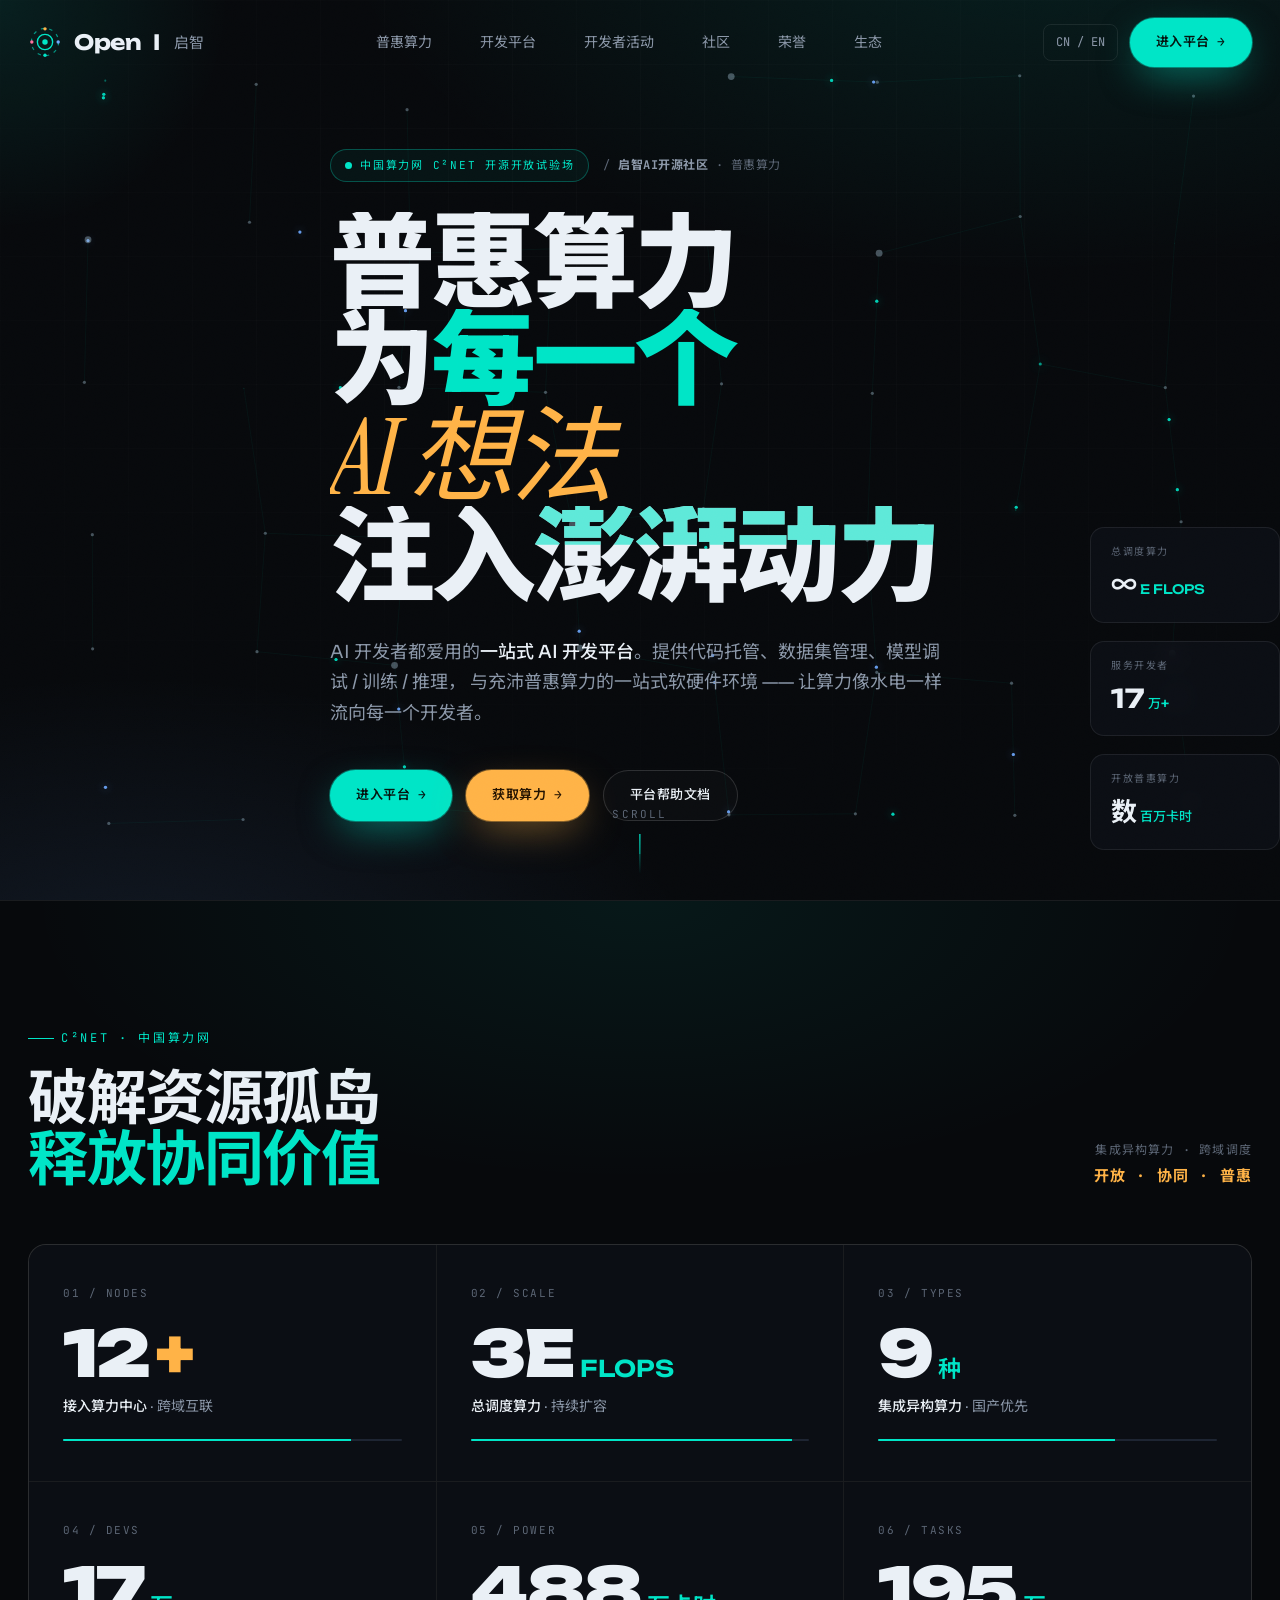
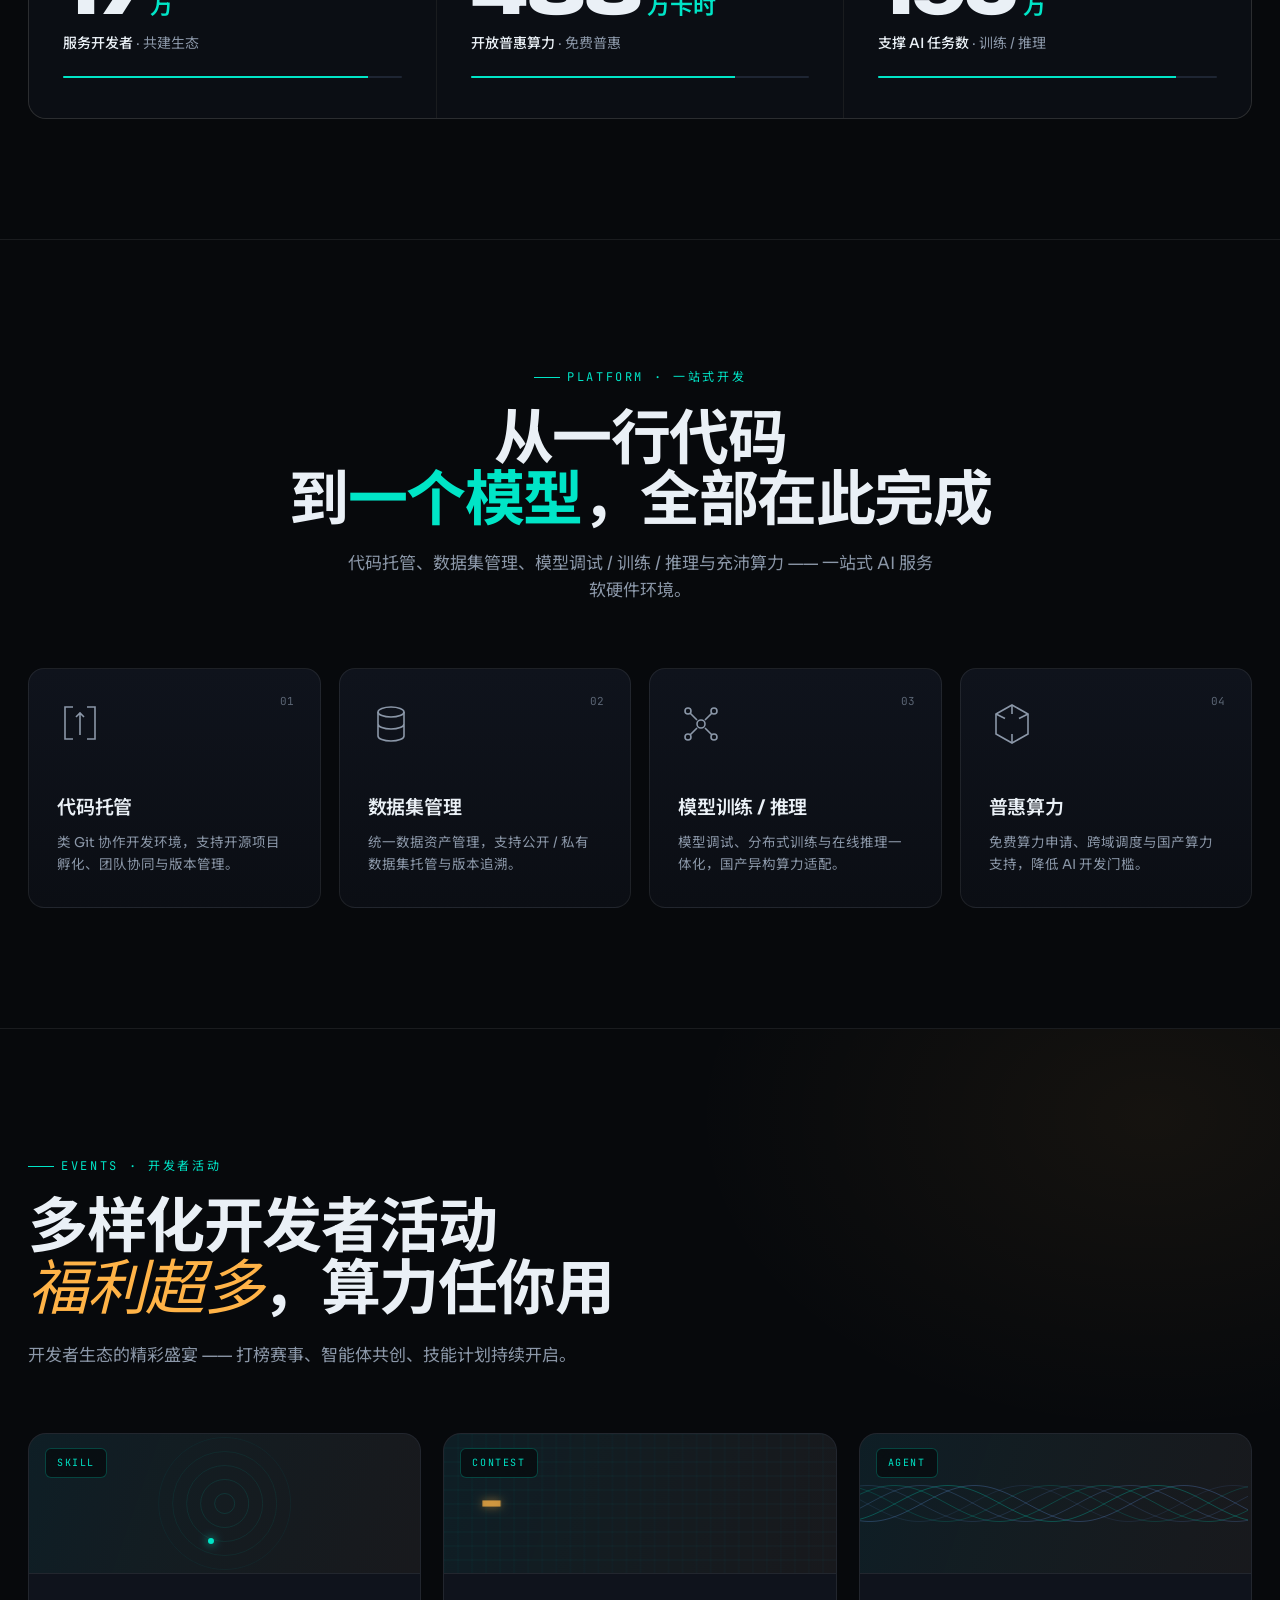
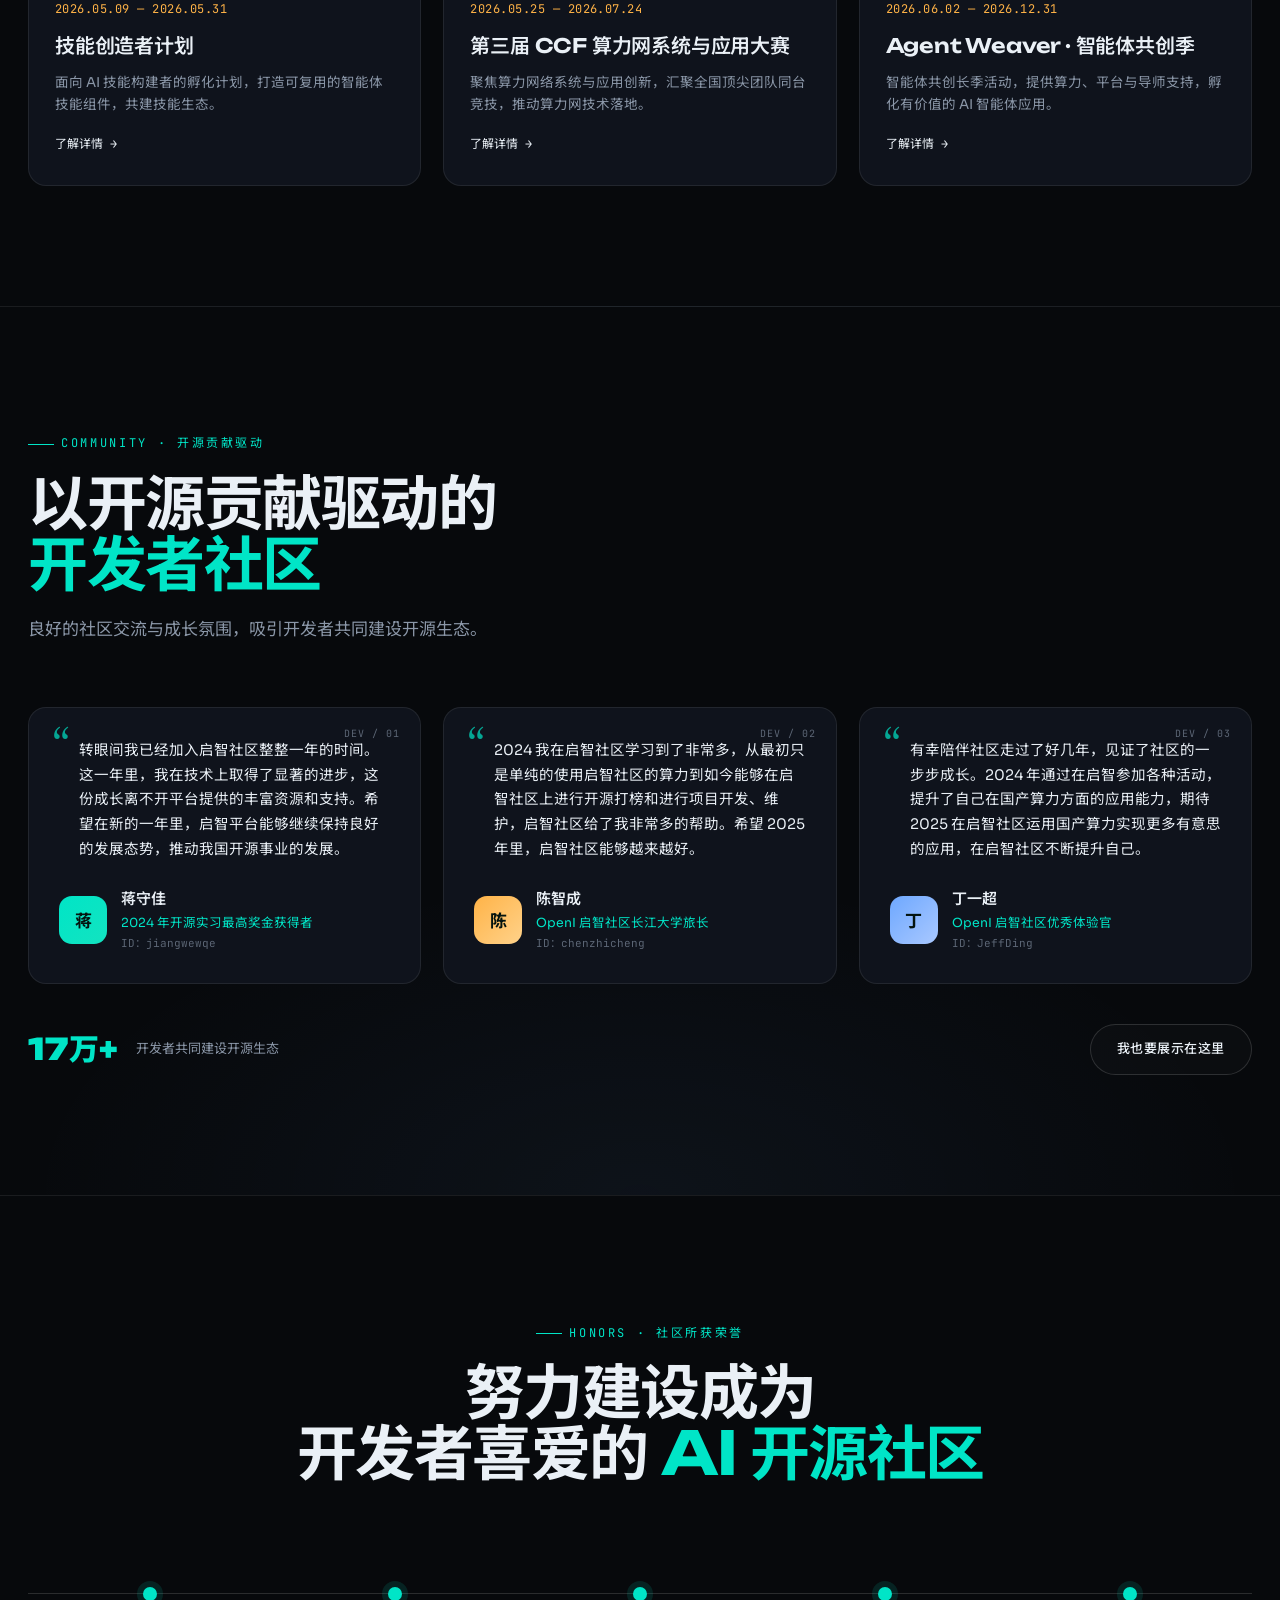
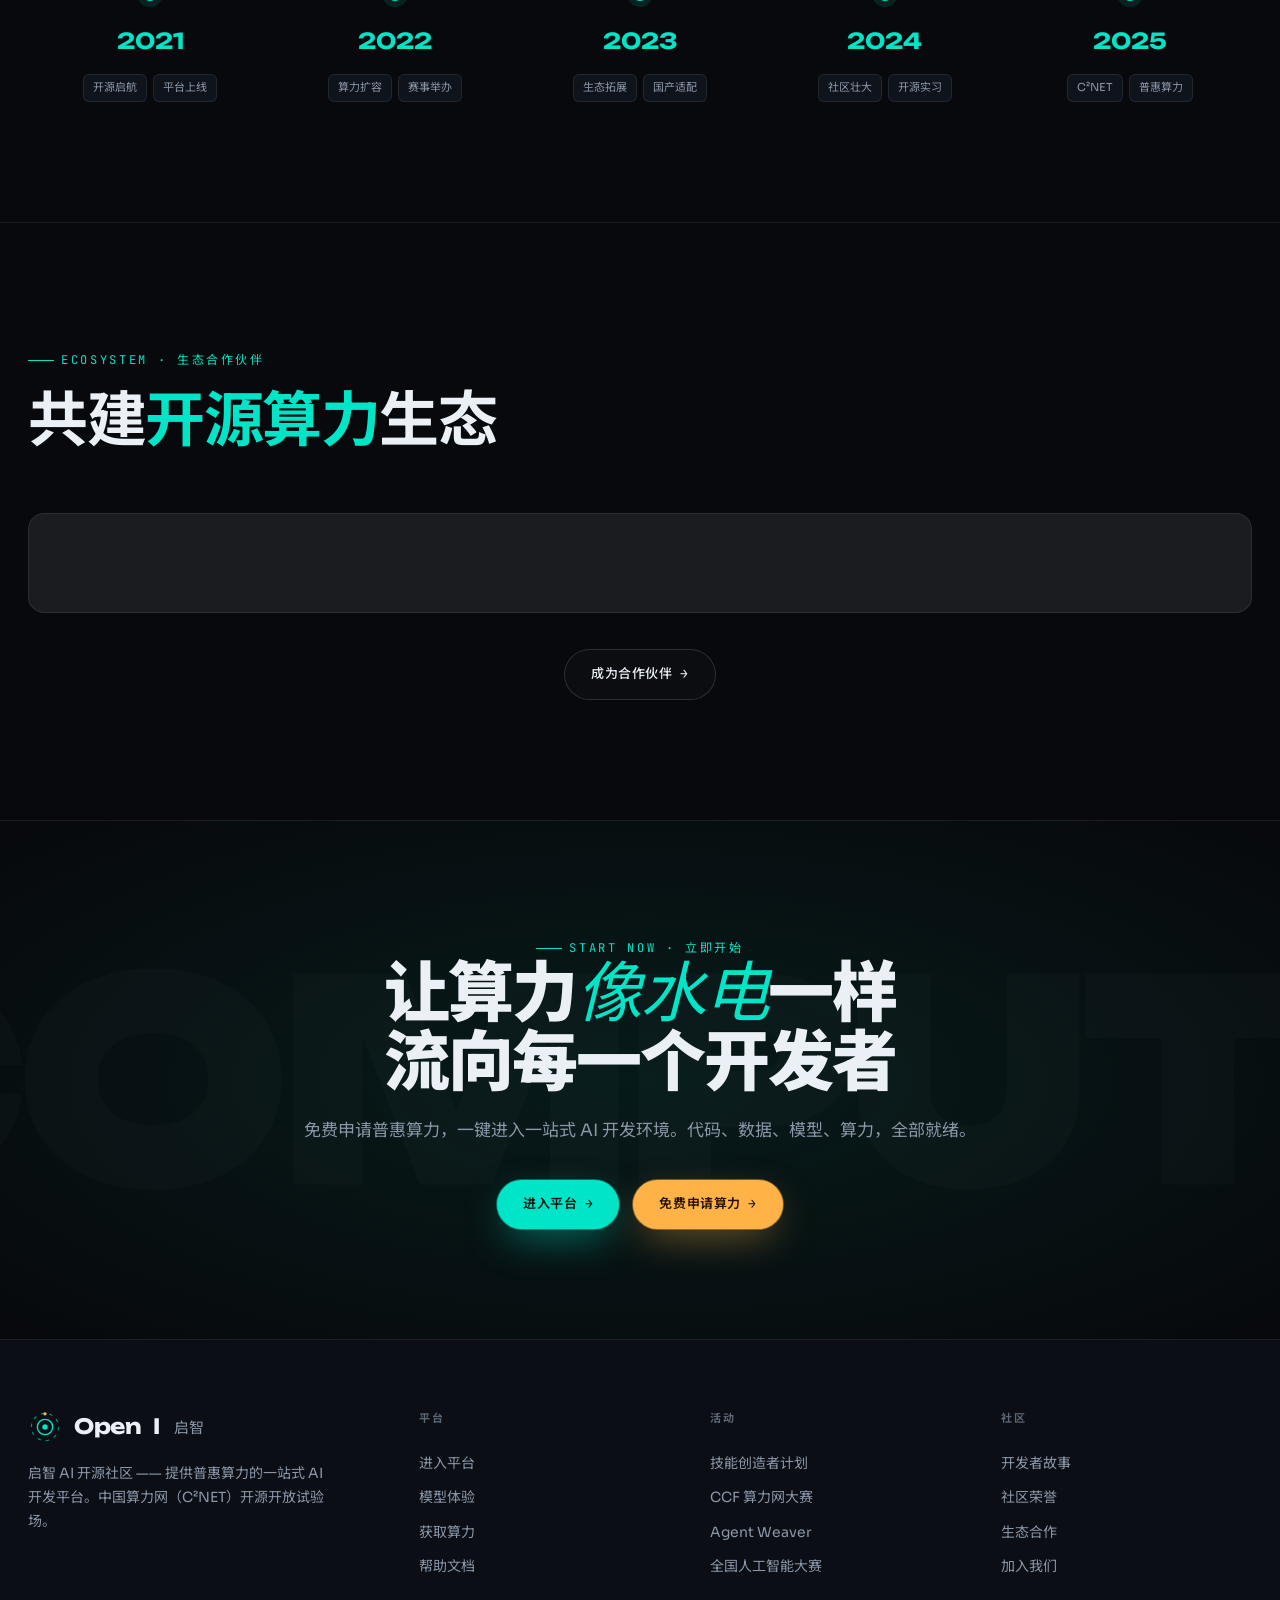
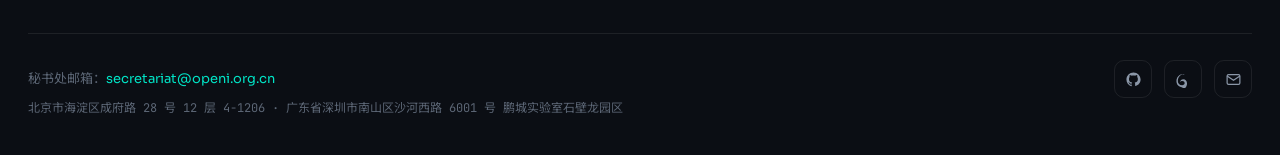
<file: ui/home/index.html>
<!DOCTYPE html>
<html lang="zh-CN"><head>
<meta charset="UTF-8">
<meta name="viewport" content="width=device-width, initial-scale=1.0">
<title>OpenI 启智 — 普惠算力，为每一个AI想法注入澎湃动力</title>
<meta name="description" content="启智AI开源社区 — 一站式AI开发平台，提供代码托管、数据集管理、模型调试训练推理与充沛普惠算力。中国算力网（C²NET）开源开放试验场。">
<link rel="preconnect" href="https://fonts.googleapis.com">
<link rel="preconnect" href="https://fonts.gstatic.com" crossorigin="">
<link href="https://fonts.googleapis.com/css2?family=Unbounded:wght@300;400;500;700;900&amp;family=Sora:wght@300;400;500;600;700&amp;family=JetBrains+Mono:wght@400;500;700&amp;family=Noto+Sans+SC:wght@300;400;500;700;900&amp;family=Instrument+Serif:ital@0;1&amp;display=swap" rel="stylesheet">
<style>
/* ============================================================
   OpenI · Neural Forge Redesign
   Aesthetic: luminous compute-network control room
   ============================================================ */

:root{
  --bg:        #07090C;
  --bg-2:      #0B0E14;
  --surface:   #0F131C;
  --surface-2: #161C28;
  --surface-3: #1E2533;
  --accent:    #00E5C7;        /* electric mint — flowing compute energy */
  --accent-soft:#13E3C0;
  --accent-2:  #FFB347;        /* warm amber — power / CTA */
  --accent-3:  #6EA8FF;        /* cool blue — data */
  --magenta:   #FF6E9C;
  --text:      #EAF0F6;
  --text-dim:  #8B97A8;
  --text-mute: #5C6675;
  --border:    rgba(255,255,255,.08);
  --border-2:  rgba(255,255,255,.14);
  --glow:      0 0 40px rgba(0,229,199,.28);

  --f-display: 'Unbounded', 'Noto Sans SC', sans-serif;
  --f-body:    'Sora', 'Noto Sans SC', sans-serif;
  --f-mono:    'JetBrains Mono', 'Noto Sans SC', monospace;
  --f-serif:   'Instrument Serif', 'Noto Sans SC', serif;
  --f-cn:      'Noto Sans SC', sans-serif;

  --maxw: 1280px;
  --ease: cubic-bezier(.2,.7,.2,1);
}

*,*::before,*::after{box-sizing:border-box;margin:0;padding:0}
html{scroll-behavior:smooth;-webkit-text-size-adjust:100%}
body{
  font-family:var(--f-body);
  background:var(--bg);
  color:var(--text);
  line-height:1.6;
  overflow-x:hidden;
  -webkit-font-smoothing:antialiased;
  text-rendering:optimizeLegibility;
}
::selection{background:var(--accent);color:#04140f}

/* scrollbar */
::-webkit-scrollbar{width:11px;height:11px}
::-webkit-scrollbar-track{background:var(--bg)}
::-webkit-scrollbar-thumb{background:var(--surface-3);border-radius:20px;border:3px solid var(--bg)}
::-webkit-scrollbar-thumb:hover{background:var(--accent)}

/* grain + vignette overlays */
.grain{
  position:fixed;inset:0;z-index:9998;pointer-events:none;opacity:.035;mix-blend-mode:overlay;
  background-image:url("data:image/svg+xml,%3Csvg xmlns='http://www.w3.org/2000/svg' width='200' height='200'%3E%3Cfilter id='n'%3E%3CfeTurbulence type='fractalNoise' baseFrequency='.9' numOctaves='3'/%3E%3C/filter%3E%3Crect width='100%25' height='100%25' filter='url(%23n)'/%3E%3C/svg%3E");
}
.cursor-glow{
  position:fixed;width:540px;height:540px;border-radius:50%;left:0;top:0;z-index:1;pointer-events:none;
  background:radial-gradient(circle, rgba(0,229,199,.10) 0%, rgba(0,229,199,0) 60%);
  transform:translate(-50%,-50%);transition:opacity .4s;mix-blend-mode:screen;
}

a{color:inherit;text-decoration:none}
img{max-width:100%;display:block}
button{font-family:inherit;cursor:pointer;border:none;background:none;color:inherit}

.wrap{max-width:var(--maxw);margin:0 auto;padding:0 28px}

/* ---- buttons ---- */
.btn{
  display:inline-flex;align-items:center;gap:.6em;font-family:var(--f-mono);font-size:13px;
  letter-spacing:.04em;font-weight:500;padding:14px 26px;border-radius:999px;
  transition:all .35s var(--ease);position:relative;white-space:nowrap;
}
.btn--primary{
  background:var(--accent);color:#04140f;font-weight:600;
  box-shadow:0 0 0 1px rgba(0,229,199,.4),0 14px 40px -10px rgba(0,229,199,.55);
}
.btn--primary:hover{background:#3ff0d8;box-shadow:0 0 0 1px rgba(0,229,199,.7),0 18px 50px -8px rgba(0,229,199,.7);transform:translateY(-2px)}
.btn--ghost{border:1px solid var(--border-2);color:var(--text);background:rgba(255,255,255,.02)}
.btn--ghost:hover{border-color:var(--accent);color:var(--accent);background:rgba(0,229,199,.06)}
.btn--amber{background:var(--accent-2);color:#241300;font-weight:600;box-shadow:0 0 0 1px rgba(255,179,71,.4),0 14px 40px -10px rgba(255,179,71,.5)}
.btn--amber:hover{background:#ffc266;transform:translateY(-2px)}
.btn .arr{transition:transform .35s var(--ease)}
.btn:hover .arr{transform:translateX(4px)}

/* eyebrow label */
.eyebrow{
  font-family:var(--f-mono);font-size:12px;letter-spacing:.22em;text-transform:uppercase;
  color:var(--accent);display:inline-flex;align-items:center;gap:.6em;
}
.eyebrow::before{content:"";width:26px;height:1px;background:var(--accent);display:inline-block}

/* ============================================================
   NAV
   ============================================================ */
.nav{
  position:fixed;top:0;left:0;right:0;z-index:100;transition:all .4s var(--ease);
  padding:18px 0;border-bottom:1px solid transparent;
}
.nav.scrolled{
  background:rgba(7,9,12,.78);backdrop-filter:blur(18px) saturate(1.4);
  border-bottom:1px solid var(--border);padding:12px 0;
}
.nav__inner{display:flex;align-items:center;justify-content:space-between;gap:32px}
.logo{display:flex;align-items:center;gap:12px;font-family:var(--f-display);font-weight:700;font-size:21px;letter-spacing:-.02em}
.logo__mark{width:34px;height:34px;position:relative;flex:none}
.logo__mark svg{width:100%;height:100%;display:block}
.logo__mark .ring{animation:spin 14s linear infinite;transform-origin:center}
@keyframes spin{to{transform:rotate(360deg)}}
.logo span b{color:var(--accent)}
.nav__links{display:flex;align-items:center;gap:4px}
.nav__links a{
  font-size:14px;color:var(--text-dim);padding:9px 16px;border-radius:999px;
  transition:all .3s var(--ease);position:relative;
}
.nav__links a:hover{color:var(--text);background:rgba(255,255,255,.04)}
.nav__links a .dot{width:5px;height:5px;border-radius:50%;background:var(--accent);display:inline-block;margin-right:7px;opacity:0;transition:opacity .3s}
.nav__links a:hover .dot{opacity:1}
.nav__cta{display:flex;align-items:center;gap:12px}
.nav__lang{font-family:var(--f-mono);font-size:12px;color:var(--text-dim);border:1px solid var(--border);padding:8px 12px;border-radius:8px;transition:.3s}
.nav__lang:hover{border-color:var(--accent);color:var(--accent)}
.burger{display:none;flex-direction:column;gap:5px;padding:8px}
.burger span{width:22px;height:2px;background:var(--text);border-radius:2px;transition:.3s}

/* ============================================================
   HERO
   ============================================================ */
.hero{
  position:relative;min-height:100vh;display:flex;align-items:center;
  padding:140px 0 70px;overflow:hidden;
  background:
    radial-gradient(120% 90% at 80% -10%, rgba(0,229,199,.10) 0%, rgba(0,229,199,0) 45%),
    radial-gradient(90% 70% at 10% 110%, rgba(110,168,255,.10) 0%, rgba(110,168,255,0) 50%),
    var(--bg);
}
#netcanvas{position:absolute;inset:0;width:100%;height:100%;z-index:0;opacity:.9}
.hero__grid{
  position:absolute;inset:0;z-index:0;pointer-events:none;opacity:.5;
  background-image:
    linear-gradient(rgba(255,255,255,.04) 1px,transparent 1px),
    linear-gradient(90deg,rgba(255,255,255,.04) 1px,transparent 1px);
  background-size:64px 64px;
  mask-image:radial-gradient(120% 100% at 50% 30%, #000 0%, transparent 75%);
}
.hero__inner{position:relative;z-index:2;max-width:1000px}
.hero__top{display:flex;align-items:center;gap:14px;margin-bottom:30px;flex-wrap:wrap}
.hero__badge{
  font-family:var(--f-mono);font-size:11px;letter-spacing:.16em;color:var(--accent);
  border:1px solid rgba(0,229,199,.3);background:rgba(0,229,199,.05);padding:7px 14px;border-radius:999px;
  display:inline-flex;align-items:center;gap:8px;
}
.hero__badge .pulse{width:7px;height:7px;border-radius:50%;background:var(--accent);box-shadow:0 0 0 0 rgba(0,229,199,.6);animation:pulse 2s infinite}
@keyframes pulse{0%{box-shadow:0 0 0 0 rgba(0,229,199,.6)}70%{box-shadow:0 0 0 10px rgba(0,229,199,0)}100%{box-shadow:0 0 0 0 rgba(0,229,199,0)}}
.hero__crumb{font-family:var(--f-mono);font-size:12px;color:var(--text-mute);letter-spacing:.04em}
.hero__crumb b{color:var(--text-dim)}

.hero h1{
  font-family:var(--f-display);font-weight:900;font-size:clamp(48px,8.2vw,116px);
  line-height:.92;letter-spacing:-.035em;margin-bottom:34px;
}
.hero h1 .row{display:block;overflow:hidden}
.hero h1 .word{display:inline-block;opacity:0;transform:translateY(110%);animation:rise .9s var(--ease) forwards}
.hero h1 .word.d1{animation-delay:.15s}.hero h1 .word.d2{animation-delay:.27s}
.hero h1 .word.d3{animation-delay:.39s}.hero h1 .word.d4{animation-delay:.51s}
.hero h1 .word.d5{animation-delay:.63s}.hero h1 .word.d6{animation-delay:.75s}
@keyframes rise{to{opacity:1;transform:translateY(0)}}
.hero h1 em{font-style:normal;color:var(--accent);position:relative}
.hero h1 .serif{font-family:var(--f-serif);font-style:italic;font-weight:400;color:var(--accent-2)}
.hero h1 .glitch{
  position:relative;color:var(--text);
}
.hero h1 .glitch::after{
  content:attr(data-t);position:absolute;left:0;top:0;color:var(--accent);
  clip-path:inset(0 0 60% 0);opacity:.6;animation:glitch 4s infinite steps(1);
}
@keyframes glitch{
  0%,92%,100%{transform:translate(0);opacity:0}
  93%{transform:translate(2px,-1px);opacity:.7}
  95%{transform:translate(-2px,1px);opacity:.5}
  97%{transform:translate(1px,0);opacity:.6}
}

.hero__sub{
  max-width:620px;font-size:clamp(15px,1.6vw,18px);color:var(--text-dim);
  line-height:1.7;margin-bottom:42px;opacity:0;animation:fade .8s var(--ease) .9s forwards;
}
@keyframes fade{to{opacity:1}}
.hero__sub b{color:var(--text);font-weight:500}
.hero__cta{display:flex;gap:14px;flex-wrap:wrap;opacity:0;animation:fade .8s var(--ease) 1.05s forwards}

.hero__metrics{
  position:absolute;right:0;bottom:50px;z-index:2;display:flex;flex-direction:column;gap:18px;
  opacity:0;animation:fade 1s var(--ease) 1.3s forwards;
}
.metric-card{
  border:1px solid var(--border);background:rgba(15,19,28,.6);backdrop-filter:blur(10px);
  border-radius:14px;padding:16px 20px;min-width:190px;position:relative;overflow:hidden;
  transition:.35s var(--ease);
}
.metric-card::before{content:"";position:absolute;left:0;top:0;bottom:0;width:2px;background:var(--accent);transform:scaleY(0);transform-origin:top;transition:.4s var(--ease)}
.metric-card:hover{border-color:var(--border-2);transform:translateX(-6px)}
.metric-card:hover::before{transform:scaleY(1)}
.metric-card .k{font-family:var(--f-mono);font-size:10px;letter-spacing:.16em;color:var(--text-mute);text-transform:uppercase}
.metric-card .v{font-family:var(--f-display);font-size:26px;font-weight:700;margin-top:4px;color:var(--text)}
.metric-card .v .u{font-size:13px;color:var(--accent);font-weight:500;margin-left:3px}

.hero__scroll{
  position:absolute;left:50%;bottom:26px;transform:translateX(-50%);z-index:2;
  font-family:var(--f-mono);font-size:11px;letter-spacing:.2em;color:var(--text-mute);
  display:flex;flex-direction:column;align-items:center;gap:10px;
}
.hero__scroll .line{width:1px;height:40px;background:linear-gradient(var(--accent),transparent);position:relative;overflow:hidden}
.hero__scroll .line::after{content:"";position:absolute;top:0;left:0;width:100%;height:50%;background:var(--accent);animation:scrolldown 2s infinite}
@keyframes scrolldown{0%{transform:translateY(-100%)}100%{transform:translateY(200%)}}

/* ============================================================
   SECTION SHELL
   ============================================================ */
.section{position:relative;padding:120px 0}
.section__head{margin-bottom:64px;max-width:780px}
.section__head h2{
  font-family:var(--f-display);font-weight:700;font-size:clamp(32px,5vw,60px);
  line-height:1.02;letter-spacing:-.025em;margin:18px 0 0;
}
.section__head h2 em{font-style:normal;color:var(--accent)}
.section__head h2 .serif{font-family:var(--f-serif);font-style:italic;font-weight:400;color:var(--accent-2)}
.section__head p{color:var(--text-dim);font-size:17px;margin-top:22px;max-width:600px}
.section__head--center{text-align:center;margin-inline:auto}
.section__head--center p{margin-inline:auto}

/* reveal */
.reveal{opacity:0;transform:translateY(36px);transition:opacity .8s var(--ease),transform .8s var(--ease)}
.reveal.in{opacity:1;transform:none}
.reveal.d1{transition-delay:.1s}.reveal.d2{transition-delay:.2s}.reveal.d3{transition-delay:.3s}.reveal.d4{transition-delay:.4s}

/* ============================================================
   C²NET — COMPUTE POWER
   ============================================================ */
.compute{position:relative;border-top:1px solid var(--border)}
.compute::before{
  content:"";position:absolute;inset:0;pointer-events:none;
  background:radial-gradient(80% 50% at 50% 0%, rgba(0,229,199,.07), transparent 60%);
}
.compute__lede{
  display:flex;align-items:flex-end;justify-content:space-between;gap:40px;flex-wrap:wrap;margin-bottom:56px;
}
.compute__lede .right{text-align:right;font-family:var(--f-mono);font-size:12px;color:var(--text-mute);letter-spacing:.1em}
.compute__lede .right b{color:var(--accent-2);font-size:15px;display:block;margin-top:4px}
.stat-grid{
  display:grid;grid-template-columns:repeat(3,1fr);gap:1px;background:var(--border);
  border:1px solid var(--border);border-radius:18px;overflow:hidden;
}
.stat{
  background:var(--bg-2);padding:40px 34px;position:relative;transition:.4s var(--ease);overflow:hidden;
}
.stat::after{
  content:"";position:absolute;right:-40px;bottom:-40px;width:140px;height:140px;border-radius:50%;
  background:radial-gradient(circle,rgba(0,229,199,.12),transparent 70%);opacity:0;transition:.5s var(--ease);
}
.stat:hover{background:var(--surface)}
.stat:hover::after{opacity:1}
.stat:hover .stat__num{color:var(--accent)}
.stat__idx{font-family:var(--f-mono);font-size:11px;color:var(--text-mute);letter-spacing:.14em}
.stat__num{
  font-family:var(--f-display);font-weight:900;font-size:clamp(40px,5vw,64px);line-height:1;
  margin:18px 0 10px;letter-spacing:-.03em;transition:color .4s;display:flex;align-items:baseline;gap:6px;
}
.stat__num .unit{font-size:.36em;color:var(--accent);font-weight:600;letter-spacing:0}
.stat__num .plus{color:var(--accent-2)}
.stat__label{font-size:14px;color:var(--text-dim)}
.stat__label b{color:var(--text);font-weight:500}
.stat__bar{height:2px;background:var(--surface-3);margin-top:22px;border-radius:2px;overflow:hidden;position:relative}
.stat__bar i{position:absolute;left:0;top:0;height:100%;width:0;background:var(--accent);transition:width 1.6s var(--ease)}
.stat.in .stat__bar i{width:var(--w,70%)}

/* ============================================================
   CAPABILITIES
   ============================================================ */
.caps{border-top:1px solid var(--border);background:var(--bg)}
.cap-grid{display:grid;grid-template-columns:repeat(4,1fr);gap:18px}
.cap{
  border:1px solid var(--border);background:linear-gradient(180deg,var(--surface),var(--bg-2));
  border-radius:16px;padding:32px 28px;position:relative;overflow:hidden;transition:.4s var(--ease);min-height:240px;
  display:flex;flex-direction:column;
}
.cap::before{
  content:"";position:absolute;inset:0;border-radius:16px;padding:1px;
  background:linear-gradient(135deg,var(--accent),transparent 50%);
  -webkit-mask:linear-gradient(#000 0 0) content-box,linear-gradient(#000 0 0);
  -webkit-mask-composite:xor;mask-composite:exclude;opacity:0;transition:.4s;
}
.cap:hover{transform:translateY(-6px)}
.cap:hover::before{opacity:1}
.cap:hover .cap__icon{color:var(--accent);transform:translateY(-2px) scale(1.05)}
.cap__icon{width:46px;height:46px;color:var(--text-dim);transition:.4s var(--ease);margin-bottom:auto}
.cap__icon svg{width:100%;height:100%}
.cap__no{position:absolute;top:24px;right:26px;font-family:var(--f-mono);font-size:11px;color:var(--text-mute)}
.cap h3{font-family:var(--f-display);font-weight:600;font-size:19px;letter-spacing:-.01em;margin:24px 0 10px}
.cap p{font-size:13.5px;color:var(--text-dim);line-height:1.6}

/* ============================================================
   ACTIVITIES
   ============================================================ */
.acts{border-top:1px solid var(--border);position:relative}
.acts::before{content:"";position:absolute;inset:0;background:radial-gradient(60% 60% at 90% 10%,rgba(255,179,71,.06),transparent 60%);pointer-events:none}
.act-grid{display:grid;grid-template-columns:repeat(3,1fr);gap:22px}
.act{
  position:relative;border:1px solid var(--border);border-radius:18px;overflow:hidden;
  background:var(--surface);min-height:340px;display:flex;flex-direction:column;transition:.45s var(--ease);
}
.act__viz{height:140px;position:relative;overflow:hidden;border-bottom:1px solid var(--border)}
.act__viz canvas{position:absolute;inset:0;width:100%;height:100%}
.act__tag{
  position:absolute;top:14px;left:16px;font-family:var(--f-mono);font-size:10px;letter-spacing:.16em;
  color:var(--accent);background:rgba(7,9,12,.7);backdrop-filter:blur(6px);padding:6px 11px;border-radius:6px;
  border:1px solid rgba(0,229,199,.25);z-index:2;
}
.act__body{padding:26px 26px 30px;flex:1;display:flex;flex-direction:column}
.act__date{font-family:var(--f-mono);font-size:12px;color:var(--accent-2);letter-spacing:.04em;margin-bottom:14px}
.act h3{font-family:var(--f-display);font-weight:600;font-size:20px;line-height:1.25;letter-spacing:-.01em;margin-bottom:14px}
.act p{font-size:13.5px;color:var(--text-dim);flex:1}
.act__more{margin-top:20px;font-family:var(--f-mono);font-size:12px;color:var(--text);display:inline-flex;align-items:center;gap:7px;transition:color .3s}
.act:hover{transform:translateY(-6px);border-color:var(--border-2);box-shadow:0 30px 60px -30px rgba(0,0,0,.7)}
.act:hover .act__more{color:var(--accent)}
.act:hover .act__more .arr{transform:translateX(4px)}
.act__more .arr{transition:transform .3s}

/* ============================================================
   COMMUNITY / TESTIMONIALS
   ============================================================ */
.community{border-top:1px solid var(--border);background:
  radial-gradient(80% 60% at 50% 100%,rgba(110,168,255,.06),transparent 60%),var(--bg)}
.dev-grid{display:grid;grid-template-columns:repeat(3,1fr);gap:22px}
.dev{
  border:1px solid var(--border);border-radius:18px;padding:30px;background:var(--surface);
  position:relative;overflow:hidden;transition:.4s var(--ease);
}
.dev:hover{border-color:rgba(0,229,199,.3);background:var(--surface-2)}
.dev__quote{font-size:14.5px;color:var(--text);line-height:1.7;position:relative;padding-left:20px;margin-bottom:26px}
.dev__quote::before{content:"\201C";position:absolute;left:-4px;top:-14px;font-family:var(--f-serif);font-size:54px;color:var(--accent);line-height:1;opacity:.7}
.dev__person{display:flex;align-items:center;gap:14px}
.dev__avatar{
  width:48px;height:48px;border-radius:13px;flex:none;display:grid;place-items:center;
  font-family:var(--f-display);font-weight:700;font-size:17px;color:#04140f;
  background:linear-gradient(135deg,var(--accent),var(--accent-soft));position:relative;
}
.dev__avatar.alt1{background:linear-gradient(135deg,var(--accent-2),#ffd28a)}
.dev__avatar.alt2{background:linear-gradient(135deg,var(--accent-3),#a9c8ff)}
.dev__name{font-weight:600;font-size:15px}
.dev__role{font-size:12.5px;color:var(--accent);margin-top:2px}
.dev__id{font-family:var(--f-mono);font-size:11px;color:var(--text-mute);margin-top:2px}
.dev__corner{position:absolute;top:18px;right:20px;font-family:var(--f-mono);font-size:10px;color:var(--text-mute);letter-spacing:.1em}

.community__count{
  display:flex;align-items:center;gap:18px;margin-top:40px;flex-wrap:wrap;
  font-family:var(--f-mono);font-size:13px;color:var(--text-dim);
}
.community__count .big{font-family:var(--f-display);font-weight:900;font-size:30px;color:var(--accent)}

/* ============================================================
   HONORS TIMELINE
   ============================================================ */
.honors{border-top:1px solid var(--border)}
.timeline{position:relative;display:grid;grid-template-columns:repeat(5,1fr);gap:0;margin-top:20px}
.timeline::before{
  content:"";position:absolute;left:0;right:0;top:46px;height:1px;background:var(--border-2);
}
.tl-node{text-align:center;position:relative;padding:0 10px}
.tl-dot{
  width:14px;height:14px;border-radius:50%;background:var(--bg);border:2px solid var(--text-mute);
  margin:40px auto 0;position:relative;z-index:2;transition:.4s var(--ease);
}
.tl-node.in .tl-dot{border-color:var(--accent);box-shadow:0 0 0 6px rgba(0,229,199,.12);background:var(--accent)}
.tl-year{font-family:var(--f-display);font-weight:700;font-size:22px;margin-top:22px;transition:.4s}
.tl-node.in .tl-year{color:var(--accent)}
.tl-tags{display:flex;flex-wrap:wrap;gap:6px;justify-content:center;margin-top:16px;max-width:180px;margin-inline:auto}
.tl-tags span{font-size:11px;color:var(--text-dim);border:1px solid var(--border);padding:4px 9px;border-radius:6px;background:var(--surface)}

/* ============================================================
   PARTNERS
   ============================================================ */
.partners{border-top:1px solid var(--border);background:var(--bg)}
.partner-grid{
  display:grid;grid-template-columns:repeat(6,1fr);gap:1px;background:var(--border);
  border:1px solid var(--border);border-radius:16px;overflow:hidden;
}
.partner{
  background:var(--bg-2);padding:34px 16px;display:grid;place-items:center;transition:.4s var(--ease);
  position:relative;overflow:hidden;
}
.partner:hover{background:var(--surface)}
.partner__mark{height:30px;display:flex;align-items:center;gap:9px;color:var(--text-dim);font-family:var(--f-display);font-weight:600;font-size:14px;transition:.4s}
.partner:hover .partner__mark{color:var(--text)}
.partner__mark svg{height:100%;width:auto}
.partner__mark .ico{width:24px;height:24px;flex:none}

/* ============================================================
   CTA STRIP
   ============================================================ */
.cta-strip{
  border-top:1px solid var(--border);position:relative;overflow:hidden;padding:110px 0;
  background:radial-gradient(100% 100% at 50% 50%,rgba(0,229,199,.08),transparent 70%),var(--bg);
}
.cta-strip__inner{text-align:center;max-width:760px;margin:0 auto;position:relative;z-index:2}
.cta-strip h2{font-family:var(--f-display);font-weight:900;font-size:clamp(34px,5.5vw,66px);line-height:1;letter-spacing:-.03em;margin-bottom:24px}
.cta-strip h2 .serif{font-family:var(--f-serif);font-style:italic;font-weight:400;color:var(--accent)}
.cta-strip p{color:var(--text-dim);font-size:17px;margin-bottom:36px}
.cta-strip__btns{display:flex;gap:14px;justify-content:center;flex-wrap:wrap}
.cta-strip__deco{
  position:absolute;font-family:var(--f-display);font-weight:900;font-size:clamp(120px,22vw,320px);
  color:rgba(255,255,255,.018);letter-spacing:-.05em;top:50%;left:50%;transform:translate(-50%,-50%);
  white-space:nowrap;pointer-events:none;z-index:1;
}

/* ============================================================
   FOOTER
   ============================================================ */
.footer{border-top:1px solid var(--border);background:var(--bg-2);padding:70px 0 36px}
.footer__top{display:grid;grid-template-columns:1.4fr 1fr 1fr 1fr;gap:40px;margin-bottom:50px}
.footer__brand .logo{margin-bottom:18px}
.footer__brand p{color:var(--text-dim);font-size:14px;max-width:300px;line-height:1.7}
.footer__col h4{font-family:var(--f-mono);font-size:11px;letter-spacing:.18em;text-transform:uppercase;color:var(--text-mute);margin-bottom:18px}
.footer__col a{display:block;color:var(--text-dim);font-size:14px;padding:6px 0;transition:.3s}
.footer__col a:hover{color:var(--accent);transform:translateX(4px)}
.footer__bottom{
  border-top:1px solid var(--border);padding-top:26px;display:flex;justify-content:space-between;
  align-items:center;gap:20px;flex-wrap:wrap;
}
.footer__bottom p{font-size:13px;color:var(--text-mute);line-height:1.7}
.footer__bottom .addr{font-family:var(--f-mono);font-size:12px;color:var(--text-mute)}
.footer__social{display:flex;gap:12px}
.footer__social a{width:38px;height:38px;border:1px solid var(--border);border-radius:10px;display:grid;place-items:center;color:var(--text-dim);transition:.3s}
.footer__social a:hover{border-color:var(--accent);color:var(--accent);transform:translateY(-3px)}
.footer__social svg{width:17px;height:17px}

/* ============================================================
   RESPONSIVE
   ============================================================ */
@media (max-width:980px){
  .nav__links{display:none}
  .burger{display:flex}
  .hero__metrics{display:none}
  .cap-grid{grid-template-columns:repeat(2,1fr)}
  .act-grid,.dev-grid{grid-template-columns:1fr}
  .stat-grid{grid-template-columns:repeat(2,1fr)}
  .timeline{grid-template-columns:repeat(5,1fr);gap:6px}
  .tl-tags{display:none}
  .partner-grid{grid-template-columns:repeat(3,1fr)}
  .footer__top{grid-template-columns:1fr 1fr}
}
@media (max-width:640px){
  .section{padding:80px 0}
  .wrap{padding:0 20px}
  .cap-grid{grid-template-columns:1fr}
  .stat-grid{grid-template-columns:1fr}
  .partner-grid{grid-template-columns:repeat(2,1fr)}
  .footer__top{grid-template-columns:1fr}
  .hero{padding:120px 0 50px}
  .nav__lang{display:none}
  .compute__lede .right{text-align:left}
}
</style>
</head>
<body>

<div class="grain"></div>
<div class="cursor-glow" id="cursorGlow"></div>

<!-- ============ NAV ============ -->
<header class="nav" id="nav">
  <div class="wrap nav__inner">
    <a href="#" class="logo" aria-label="OpenI 启智社区">
      <span class="logo__mark">
        <svg viewBox="0 0 40 40" fill="none">
          <g class="ring">
            <circle cx="20" cy="20" r="16" stroke="#00E5C7" stroke-width="1.4" stroke-dasharray="4 6" opacity=".6"></circle>
          </g>
          <circle cx="20" cy="20" r="9" stroke="#00E5C7" stroke-width="1.6"></circle>
          <circle cx="20" cy="20" r="3.2" fill="#00E5C7"></circle>
          <circle cx="20" cy="4.5" r="2" fill="#FFB347"></circle>
          <circle cx="35.5" cy="20" r="2" fill="#6EA8FF"></circle>
          <circle cx="20" cy="35.5" r="2" fill="#00E5C7"></circle>
          <circle cx="4.5" cy="20" r="2" fill="#FF6E9C"></circle>
        </svg>
      </span>
      Open<b>I</b>
      <span style="font-family:var(--f-cn);font-weight:400;color:var(--text-dim);font-size:15px;margin-left:2px">启智</span>
    </a>
    <nav class="nav__links">
      <a href="#compute"><span class="dot"></span>普惠算力</a>
      <a href="#caps"><span class="dot"></span>开发平台</a>
      <a href="#acts"><span class="dot"></span>开发者活动</a>
      <a href="#community"><span class="dot"></span>社区</a>
      <a href="#honors"><span class="dot"></span>荣誉</a>
      <a href="#partners"><span class="dot"></span>生态</a>
    </nav>
    <div class="nav__cta">
      <span class="nav__lang">CN / EN</span>
      <a href="https://openi.pcl.ac.cn/" class="btn btn--primary">进入平台 <span class="arr">→</span></a>
      <button class="burger" aria-label="menu"><span></span><span></span><span></span></button>
    </div>
  </div>
</header>

<!-- ============ HERO ============ -->
<section class="hero" id="top">
  <canvas id="netcanvas"></canvas>
  <div class="hero__grid"></div>

  <div class="wrap hero__inner">
    <div class="hero__top">
      <span class="hero__badge"><span class="pulse"></span>中国算力网 C²NET 开源开放试验场</span>
      <span class="hero__crumb">/ <b>启智AI开源社区</b> · 普惠算力</span>
    </div>

    <h1>
      <span class="row"><span class="word d1">普</span><span class="word d2">惠</span><span class="word d3">算</span><span class="word d4">力</span></span>
      <span class="row"><span class="word d5">为</span><em class="word d5">每一个</em></span>
      <span class="row"><span class="serif word d6">AI 想法</span></span>
      <span class="row"><span class="word d6">注入</span><span class="glitch word d6" data-t="澎湃动力">澎湃动力</span></span>
    </h1>

    <p class="hero__sub">
      AI 开发者都爱用的<b>一站式 AI 开发平台</b>。提供代码托管、数据集管理、模型调试 / 训练 / 推理，
     与充沛普惠算力的一站式软硬件环境 —— 让算力像水电一样流向每一个开发者。
    </p>

    <div class="hero__cta">
      <a href="https://openi.pcl.ac.cn/" class="btn btn--primary">进入平台 <span class="arr">→</span></a>
      <a href="https://openi.pcl.ac.cn/computingpower/demand" class="btn btn--amber">获取算力 <span class="arr">→</span></a>
      <a href="https://openi.pcl.ac.cn/docs/index.html" class="btn btn--ghost">平台帮助文档</a>
    </div>
  </div>

  <div class="hero__metrics">
    <div class="metric-card">
      <div class="k">总调度算力</div>
      <div class="v">∞<span class="u">E FLOPS</span></div>
    </div>
    <div class="metric-card">
      <div class="k">服务开发者</div>
      <div class="v">17<span class="u">万+</span></div>
    </div>
    <div class="metric-card">
      <div class="k">开放普惠算力</div>
      <div class="v">数<span class="u">百万卡时</span></div>
    </div>
  </div>

  <div class="hero__scroll">
    SCROLL
    <span class="line"></span>
  </div>
</section>

<!-- ============ C²NET COMPUTE POWER ============ -->
<section class="section compute" id="compute">
  <div class="wrap">
    <div class="compute__lede">
      <div class="section__head reveal" style="margin-bottom:0">
        <span class="eyebrow">C²NET · 中国算力网</span>
        <h2>破解资源孤岛<br><em>释放协同价值</em></h2>
      </div>
      <div class="right reveal d2">
        集成异构算力 · 跨域调度<br>
        <b>开放 · 协同 · 普惠</b>
      </div>
    </div>

    <div class="stat-grid">
      <div class="stat reveal" style="--w:85%">
        <div class="stat__idx">01 / NODES</div>
        <div class="stat__num"><span class="counter" data-to="12">0</span><span class="plus">+</span></div>
        <div class="stat__label"><b>接入算力中心</b> · 跨域互联</div>
        <div class="stat__bar"><i></i></div>
      </div>
      <div class="stat reveal d1" style="--w:95%">
        <div class="stat__idx">02 / SCALE</div>
        <div class="stat__num"><span class="counter" data-to="3" data-suffix="E">0</span><span class="unit">FLOPS</span></div>
        <div class="stat__label"><b>总调度算力</b> · 持续扩容</div>
        <div class="stat__bar"><i></i></div>
      </div>
      <div class="stat reveal d2" style="--w:70%">
        <div class="stat__idx">03 / TYPES</div>
        <div class="stat__num"><span class="counter" data-to="9">0</span><span class="unit">种</span></div>
        <div class="stat__label"><b>集成异构算力</b> · 国产优先</div>
        <div class="stat__bar"><i></i></div>
      </div>
      <div class="stat reveal" style="--w:90%">
        <div class="stat__idx">04 / DEVS</div>
        <div class="stat__num"><span class="counter" data-to="17">0</span><span class="unit">万</span></div>
        <div class="stat__label"><b>服务开发者</b> · 共建生态</div>
        <div class="stat__bar"><i></i></div>
      </div>
      <div class="stat reveal d1" style="--w:78%">
        <div class="stat__idx">05 / POWER</div>
        <div class="stat__num"><span class="counter" data-to="500">0</span><span class="unit">万卡时</span></div>
        <div class="stat__label"><b>开放普惠算力</b> · 免费普惠</div>
        <div class="stat__bar"><i></i></div>
      </div>
      <div class="stat reveal d2" style="--w:88%">
        <div class="stat__idx">06 / TASKS</div>
        <div class="stat__num"><span class="counter" data-to="200">0</span><span class="unit">万</span></div>
        <div class="stat__label"><b>支撑 AI 任务数</b> · 训练 / 推理</div>
        <div class="stat__bar"><i></i></div>
      </div>
    </div>
  </div>
</section>

<!-- ============ CAPABILITIES ============ -->
<section class="section caps" id="caps">
  <div class="wrap">
    <div class="section__head section__head--center reveal">
      <span class="eyebrow">PLATFORM · 一站式开发</span>
      <h2>从一行代码<br>到<em>一个模型</em>，全部在此完成</h2>
      <p>代码托管、数据集管理、模型调试 / 训练 / 推理与充沛算力 —— 一站式 AI 服务软硬件环境。</p>
    </div>

    <div class="cap-grid">
      <div class="cap reveal">
        <span class="cap__no">01</span>
        <div class="cap__icon"><svg viewBox="0 0 46 46" fill="none" stroke="currentColor" stroke-width="1.6"><path d="M16 6H8v32h8M30 6h8v32h-8M19 16l4-4 4 4M23 12v22"></path></svg></div>
        <h3>代码托管</h3>
        <p>类 Git 协作开发环境，支持开源项目孵化、团队协同与版本管理。</p>
      </div>
      <div class="cap reveal d1">
        <span class="cap__no">02</span>
        <div class="cap__icon"><svg viewBox="0 0 46 46" fill="none" stroke="currentColor" stroke-width="1.6"><ellipse cx="23" cy="11" rx="13" ry="5"></ellipse><path d="M10 11v12c0 2.8 5.8 5 13 5s13-2.2 13-5V11M10 23v12c0 2.8 5.8 5 13 5s13-2.2 13-5V23"></path></svg></div>
        <h3>数据集管理</h3>
        <p>统一数据资产管理，支持公开 / 私有数据集托管与版本追溯。</p>
      </div>
      <div class="cap reveal d2">
        <span class="cap__no">03</span>
        <div class="cap__icon"><svg viewBox="0 0 46 46" fill="none" stroke="currentColor" stroke-width="1.6"><circle cx="23" cy="23" r="4"></circle><circle cx="10" cy="10" r="3"></circle><circle cx="36" cy="10" r="3"></circle><circle cx="10" cy="36" r="3"></circle><circle cx="36" cy="36" r="3"></circle><path d="M12 12l7 7M34 12l-7 7M12 34l7-7M34 34l-7-7"></path></svg></div>
        <h3>模型训练 / 推理</h3>
        <p>模型调试、分布式训练与在线推理一体化，国产异构算力适配。</p>
      </div>
      <div class="cap reveal d3">
        <span class="cap__no">04</span>
        <div class="cap__icon"><svg viewBox="0 0 46 46" fill="none" stroke="currentColor" stroke-width="1.6"><path d="M23 4l16 9v20l-16 9L7 33V13z"></path><path d="M23 4v9M23 33v9M7 13l9 4.5M39 13l-9 4.5"></path></svg></div>
        <h3>普惠算力</h3>
        <p>免费算力申请、跨域调度与国产算力支持，降低 AI 开发门槛。</p>
      </div>
    </div>
  </div>
</section>

<!-- ============ ACTIVITIES ============ -->
<section class="section acts" id="acts">
  <div class="wrap">
    <div class="section__head reveal">
      <span class="eyebrow">EVENTS · 开发者活动</span>
      <h2>多样化开发者活动<br><span class="serif">福利超多</span>，算力任你用</h2>
      <p>开发者生态的精彩盛宴 —— 打榜赛事、智能体共创、技能计划持续开启。</p>
    </div>

    <div class="act-grid">
      <article class="act reveal">
        <div class="act__viz"><canvas data-viz="skill"></canvas><span class="act__tag">SKILL</span></div>
        <div class="act__body">
          <div class="act__date">2026.05.09 — 2026.05.31</div>
          <h3>技能创造者计划</h3>
          <p>面向 AI 技能构建者的孵化计划，打造可复用的智能体技能组件，共建技能生态。</p>
          <a href="https://openi.pcl.ac.cn/OpenIActivities/SkillCreatorsHub" class="act__more">了解详情 <span class="arr">→</span></a>
        </div>
      </article>
      <article class="act reveal d1">
        <div class="act__viz"><canvas data-viz="grid"></canvas><span class="act__tag">CONTEST</span></div>
        <div class="act__body">
          <div class="act__date">2026.05.25 — 2026.07.24</div>
          <h3>第三届 CCF 算力网系统与应用大赛</h3>
          <p>聚焦算力网络系统与应用创新，汇聚全国顶尖团队同台竞技，推动算力网技术落地。</p>
          <a href="https://app-kyxt.pcl.ac.cn/competitions/group/ubqs36gz" class="act__more">了解详情 <span class="arr">→</span></a>
        </div>
      </article>
      <article class="act reveal d2">
        <div class="act__viz"><canvas data-viz="weaver"></canvas><span class="act__tag">AGENT</span></div>
        <div class="act__body">
          <div class="act__date">2026.06.02 — 2026.12.31</div>
          <h3>Agent Weaver · 智能体共创季</h3>
          <p>智能体共创长季活动，提供算力、平台与导师支持，孵化有价值的 AI 智能体应用。</p>
          <a href="https://openi.pcl.ac.cn/OpenIActivities/AgentWeaver" class="act__more">了解详情 <span class="arr">→</span></a>
        </div>
      </article>
    </div>
  </div>
</section>

<!-- ============ COMMUNITY ============ -->
<section class="section community" id="community">
  <div class="wrap">
    <div class="section__head reveal">
      <span class="eyebrow">COMMUNITY · 开源贡献驱动</span>
      <h2>以开源贡献驱动的<br><em>开发者社区</em></h2>
      <p>良好的社区交流与成长氛围，吸引开发者共同建设开源生态。</p>
    </div>

    <div class="dev-grid">
      <div class="dev reveal">
        <span class="dev__corner">DEV / 01</span>
        <p class="dev__quote">转眼间我已经加入启智社区整整一年的时间。这一年里，我在技术上取得了显著的进步，这份成长离不开平台提供的丰富资源和支持。希望在新的一年里，启智平台能够继续保持良好的发展态势，推动我国开源事业的发展。</p>
        <div class="dev__person">
          <div class="dev__avatar">蒋</div>
          <div>
            <div class="dev__name">蒋守佳</div>
            <div class="dev__role">2024 年开源实习最高奖金获得者</div>
            <div class="dev__id">ID：jiangwewqe</div>
          </div>
        </div>
      </div>
      <div class="dev reveal d1">
        <span class="dev__corner">DEV / 02</span>
        <p class="dev__quote">2024 我在启智社区学习到了非常多，从最初只是单纯的使用启智社区的算力到如今能够在启智社区上进行开源打榜和进行项目开发、维护，启智社区给了我非常多的帮助。希望 2025 年里，启智社区能够越来越好。</p>
        <div class="dev__person">
          <div class="dev__avatar alt1">陈</div>
          <div>
            <div class="dev__name">陈智成</div>
            <div class="dev__role">OpenI 启智社区长江大学旅长</div>
            <div class="dev__id">ID：chenzhicheng</div>
          </div>
        </div>
      </div>
      <div class="dev reveal d2">
        <span class="dev__corner">DEV / 03</span>
        <p class="dev__quote">有幸陪伴社区走过了好几年，见证了社区的一步步成长。2024 年通过在启智参加各种活动，提升了自己在国产算力方面的应用能力，期待 2025 在启智社区运用国产算力实现更多有意思的应用，在启智社区不断提升自己。</p>
        <div class="dev__person">
          <div class="dev__avatar alt2">丁</div>
          <div>
            <div class="dev__name">丁一超</div>
            <div class="dev__role">OpenI 启智社区优秀体验官</div>
            <div class="dev__id">ID：JeffDing</div>
          </div>
        </div>
      </div>
    </div>

    <div class="community__count reveal">
      <span class="big">17万+</span> 开发者共同建设开源生态
      <a href="https://docs.qq.com/form/page/DY1FJaE1HWndjYmh0" class="btn btn--ghost" style="margin-left:auto">我也要展示在这里</a>
    </div>
  </div>
</section>

<!-- ============ HONORS ============ -->
<section class="section honors" id="honors">
  <div class="wrap">
    <div class="section__head section__head--center reveal">
      <span class="eyebrow">HONORS · 社区所获荣誉</span>
      <h2>努力建设成为<br>开发者喜爱的 <em>AI 开源社区</em></h2>
    </div>

    <div class="timeline">
      <div class="tl-node reveal">
        <div class="tl-dot"></div>
        <div class="tl-year">2021</div>
        <div class="tl-tags"><span>开源启航</span><span>平台上线</span></div>
      </div>
      <div class="tl-node reveal d1">
        <div class="tl-dot"></div>
        <div class="tl-year">2022</div>
        <div class="tl-tags"><span>算力扩容</span><span>赛事举办</span></div>
      </div>
      <div class="tl-node reveal d2">
        <div class="tl-dot"></div>
        <div class="tl-year">2023</div>
        <div class="tl-tags"><span>生态拓展</span><span>国产适配</span></div>
      </div>
      <div class="tl-node reveal d3">
        <div class="tl-dot"></div>
        <div class="tl-year">2024</div>
        <div class="tl-tags"><span>社区壮大</span><span>开源实习</span></div>
      </div>
      <div class="tl-node reveal d4">
        <div class="tl-dot"></div>
        <div class="tl-year">2025</div>
        <div class="tl-tags"><span>C²NET</span><span>普惠算力</span></div>
      </div>
    </div>
  </div>
</section>

<!-- ============ PARTNERS ============ -->
<section class="section partners" id="partners">
  <div class="wrap">
    <div class="section__head reveal">
      <span class="eyebrow">ECOSYSTEM · 生态合作伙伴</span>
      <h2>共建<em>开源算力</em>生态</h2>
    </div>

    <div class="partner-grid">
      <div class="partner reveal"><span class="partner__mark"><svg class="ico" viewBox="0 0 24 24" fill="none" stroke="currentColor" stroke-width="1.5"><path d="M12 2l9 5v10l-9 5-9-5V7z"></path></svg>鹏城实验室</span></div>
      <div class="partner reveal d1"><span class="partner__mark"><svg class="ico" viewBox="0 0 24 24" fill="none" stroke="currentColor" stroke-width="1.5"><circle cx="12" cy="12" r="9"></circle><path d="M3 12h18M12 3c3 3 3 15 0 18M12 3c-3 3-3 15 0 18"></path></svg>C²NET</span></div>
      <div class="partner reveal d2"><span class="partner__mark"><svg class="ico" viewBox="0 0 24 24" fill="none" stroke="currentColor" stroke-width="1.5"><rect x="4" y="4" width="16" height="16" rx="2"></rect><path d="M9 9h6v6H9z"></path></svg>NAIC</span></div>
      <div class="partner reveal"><span class="partner__mark"><svg class="ico" viewBox="0 0 24 24" fill="none" stroke="currentColor" stroke-width="1.5"><path d="M4 20V8l8-5 8 5v12M9 20v-6h6v6"></path></svg>CCF</span></div>
      <div class="partner reveal d1"><span class="partner__mark"><svg class="ico" viewBox="0 0 24 24" fill="none" stroke="currentColor" stroke-width="1.5"><path d="M12 3l9 16H3z"></path><path d="M12 9v6"></path></svg>WCNC</span></div>
      <div class="partner reveal d2"><span class="partner__mark"><svg class="ico" viewBox="0 0 24 24" fill="none" stroke="currentColor" stroke-width="1.5"><circle cx="12" cy="12" r="4"></circle><path d="M12 2v4M12 18v4M2 12h4M18 12h4"></path></svg>高校联盟</span></div>
    </div>

    <div style="margin-top:36px;text-align:center" class="reveal">
      <a href="https://docs.qq.com/form/page/DY055SU1xQ09mWVJ5" class="btn btn--ghost">成为合作伙伴 <span class="arr">→</span></a>
    </div>
  </div>
</section>

<!-- ============ CTA STRIP ============ -->
<section class="cta-strip">
  <div class="cta-strip__deco">COMPUTE</div>
  <div class="wrap cta-strip__inner">
    <span class="eyebrow reveal" style="justify-content:center">START NOW · 立即开始</span>
    <h2 class="reveal d1">让算力<span class="serif">像水电</span>一样<br>流向每一个开发者</h2>
    <p class="reveal d2">免费申请普惠算力，一键进入一站式 AI 开发环境。代码、数据、模型、算力，全部就绪。</p>
    <div class="cta-strip__btns reveal d3">
      <a href="https://openi.pcl.ac.cn/" class="btn btn--primary">进入平台 <span class="arr">→</span></a>
      <a href="https://openi.pcl.ac.cn/computingpower/demand" class="btn btn--amber">免费申请算力 <span class="arr">→</span></a>
    </div>
  </div>
</section>

<!-- ============ FOOTER ============ -->
<footer class="footer">
  <div class="wrap">
    <div class="footer__top">
      <div class="footer__brand">
        <a href="#" class="logo">
          <span class="logo__mark"><svg viewBox="0 0 40 40" fill="none"><g class="ring"><circle cx="20" cy="20" r="16" stroke="#00E5C7" stroke-width="1.4" stroke-dasharray="4 6" opacity=".6"></circle></g><circle cx="20" cy="20" r="9" stroke="#00E5C7" stroke-width="1.6"></circle><circle cx="20" cy="20" r="3.2" fill="#00E5C7"></circle><circle cx="20" cy="4.5" r="2" fill="#FFB347"></circle></svg></span>
          Open<b>I</b> <span style="font-family:var(--f-cn);font-weight:400;color:var(--text-dim);font-size:15px;margin-left:2px">启智</span>
        </a>
        <p>启智 AI 开源社区 —— 提供普惠算力的一站式 AI 开发平台。中国算力网（C²NET）开源开放试验场。</p>
      </div>
      <div class="footer__col">
        <h4>平台</h4>
        <a href="https://openi.pcl.ac.cn/">进入平台</a>
        <a href="https://openi.pcl.ac.cn/modelbase/list">模型体验</a>
        <a href="https://openi.pcl.ac.cn/computingpower/demand">获取算力</a>
        <a href="https://openi.pcl.ac.cn/docs/index.html">帮助文档</a>
      </div>
      <div class="footer__col">
        <h4>活动</h4>
        <a href="https://openi.pcl.ac.cn/OpenIActivities/SkillCreatorsHub">技能创造者计划</a>
        <a href="https://app-kyxt.pcl.ac.cn/competitions/group/ubqs36gz">CCF 算力网大赛</a>
        <a href="https://openi.pcl.ac.cn/OpenIActivities/AgentWeaver">Agent Weaver</a>
        <a href="https://naic.pcl.ac.cn/">全国人工智能大赛</a>
      </div>
      <div class="footer__col">
        <h4>社区</h4>
        <a href="#community">开发者故事</a>
        <a href="#honors">社区荣誉</a>
        <a href="#partners">生态合作</a>
        <a href="https://docs.qq.com/form/page/DY1FJaE1HWndjYmh0">加入我们</a>
      </div>
    </div>
    <div class="footer__bottom">
      <p>秘书处邮箱：<a href="mailto:secretariat@openi.org.cn" style="color:var(--accent)">secretariat@openi.org.cn</a></p>
      <div class="footer__social">
        <a href="#" aria-label="GitHub"><svg viewBox="0 0 24 24" fill="currentColor"><path d="M12 2C6.5 2 2 6.5 2 12c0 4.4 2.9 8.1 6.8 9.4.5.1.7-.2.7-.5v-1.7c-2.8.6-3.4-1.3-3.4-1.3-.5-1.2-1.1-1.5-1.1-1.5-.9-.6.1-.6.1-.6 1 .1 1.5 1 1.5 1 .9 1.5 2.3 1.1 2.9.8.1-.6.3-1.1.6-1.4-2.2-.3-4.5-1.1-4.5-5 0-1.1.4-2 1-2.7-.1-.3-.4-1.3.1-2.7 0 0 .8-.3 2.7 1 .8-.2 1.7-.3 2.5-.3s1.7.1 2.5.3c1.9-1.3 2.7-1 2.7-1 .5 1.4.2 2.4.1 2.7.6.7 1 1.6 1 2.7 0 3.9-2.3 4.7-4.5 5 .3.3.6.9.6 1.8v2.6c0 .3.2.6.7.5C19.1 20.1 22 16.4 22 12c0-5.5-4.5-10-10-10z"></path></svg></a>
        <a href="#" aria-label="Gitee"><svg viewBox="0 0 24 24" fill="currentColor"><path d="M11.1 23C5.7 23 2 19.4 2 14.1c0-3.5 1.7-6.8 4.6-8.6 2.7-1.7 6.2-1.9 8.7-.4-1.8-1.2-4.3-1.2-6.5.2C5.4 7.1 4 10.5 4 14.1c0 3.4 2.4 6 6 6 2.2 0 3.6-1.3 3.6-3.1 0-1.8-1.3-3-3.4-3-1.3 0-2.2.6-2.6 1.5-.5-2 1.3-4 4-4 3.2 0 5.4 2.4 5.4 6 0 5.4-4.6 9.5-10.9 9.5z"></path></svg></a>
        <a href="mailto:secretariat@openi.org.cn" aria-label="Mail"><svg viewBox="0 0 24 24" fill="none" stroke="currentColor" stroke-width="1.7"><rect x="3" y="5" width="18" height="14" rx="2"></rect><path d="M3 7l9 6 9-6"></path></svg></a>
      </div>
    </div>
    <div class="footer__bottom" style="border-top:none;padding-top:0">
      <p class="addr">北京市海淀区成府路 28 号 12 层 4-1206 · 广东省深圳市南山区沙河西路 6001 号 鹏城实验室石壁龙园区</p>
    </div>
  </div>
</footer>

<script>
/* ============================================================
   HERO — compute-network canvas animation
   nodes + edges + flowing data particles
   ============================================================ */
(function(){
  const canvas = document.getElementById('netcanvas');
  if(!canvas) return;
  const ctx = canvas.getContext('2d');
  let W,H,dpr, nodes=[], particles=[];
  const mouse = {x:-9999,y:-9999};

  function resize(){
    dpr = Math.min(window.devicePixelRatio||1, 2);
    const r = canvas.getBoundingClientRect();
    W = r.width; H = r.height;
    canvas.width = W*dpr; canvas.height = H*dpr;
    ctx.setTransform(dpr,0,0,dpr,0,0);
    buildNodes();
  }
  function buildNodes(){
    nodes = [];
    const cols = Math.max(5, Math.floor(W/150));
    const rows = Math.max(4, Math.floor(H/130));
    const padX = W*0.08, padY = H*0.1;
    for(let r=0;r<rows;r++){
      for(let c=0;c<cols;c++){
        const x = padX + (W-2*padX)*(c/(cols-1)) + (Math.random()-.5)*40;
        const y = padY + (H-2*padY)*(r/(rows-1)) + (Math.random()-.5)*40;
        nodes.push({x,y, r: Math.random()<.15?3.4:1.6, hub: Math.random()<.15, phase: Math.random()*Math.PI*2});
      }
    }
    // build edges to nearby nodes
    nodes.forEach((n,i)=>{
      n.edges=[];
      nodes.forEach((m,j)=>{
        if(i===j) return;
        const d = Math.hypot(n.x-m.x,n.y-m.y);
        if(d<150) n.edges.push(j);
      });
    });
  }
  function spawnParticle(){
    if(particles.length>60) return;
    const i = Math.floor(Math.random()*nodes.length);
    const n = nodes[i]; if(!n||!n.edges.length) return;
    const j = n.edges[Math.floor(Math.random()*n.edges.length)];
    particles.push({from:i,to:j,t:0, speed:0.004+Math.random()*0.006, color: Math.random()<.5?'#00E5C7':'#6EA8FF'});
  }
  function loop(){
    ctx.clearRect(0,0,W,H);
    // edges
    ctx.lineWidth=1;
    for(let i=0;i<nodes.length;i++){
      const n=nodes[i];
      for(const j of n.edges){
        if(j<i) continue;
        const m=nodes[j];
        ctx.strokeStyle='rgba(0,229,199,0.05)';
        ctx.beginPath();ctx.moveTo(n.x,n.y);ctx.lineTo(m.x,m.y);ctx.stroke();
      }
    }
    // mouse attraction lines
    for(const n of nodes){
      const d=Math.hypot(n.x-mouse.x,n.y-mouse.y);
      if(d<160){
        ctx.strokeStyle='rgba(0,229,199,'+(0.25*(1-d/160))+')';
        ctx.beginPath();ctx.moveTo(n.x,n.y);ctx.lineTo(mouse.x,mouse.y);ctx.stroke();
      }
    }
    // particles
    if(Math.random()<0.5) spawnParticle();
    for(let p=particles.length-1;p>=0;p--){
      const pt=particles[p];
      const a=nodes[pt.from], b=nodes[pt.to]; if(!a||!b){particles.splice(p,1);continue;}
      pt.t+=pt.speed;
      const x=a.x+(b.x-a.x)*pt.t, y=a.y+(b.y-a.y)*pt.t;
      ctx.fillStyle=pt.color;
      ctx.beginPath();ctx.arc(x,y,1.6,0,Math.PI*2);ctx.fill();
      ctx.shadowColor=pt.color;ctx.shadowBlur=8;
      ctx.beginPath();ctx.arc(x,y,1.2,0,Math.PI*2);ctx.fill();
      ctx.shadowBlur=0;
      if(pt.t>=1) particles.splice(p,1);
    }
    // nodes
    for(const n of nodes){
      n.phase+=0.02;
      const pulse = n.hub? 0.5+0.5*Math.sin(n.phase):1;
      const r = n.r*pulse;
      // glow
      if(n.hub){
        ctx.shadowColor='#00E5C7';ctx.shadowBlur=14;
        ctx.fillStyle='rgba(0,229,199,'+(0.7*pulse)+')';
      } else {
        ctx.shadowBlur=0;
        ctx.fillStyle='rgba(180,210,230,0.4)';
      }
      ctx.beginPath();ctx.arc(n.x,n.y,Math.max(0.6,r),0,Math.PI*2);ctx.fill();
      ctx.shadowBlur=0;
    }
    requestAnimationFrame(loop);
  }
  window.addEventListener('resize',resize);
  canvas.parentElement.addEventListener('mousemove',e=>{
    const r=canvas.getBoundingClientRect();
    mouse.x=e.clientX-r.left; mouse.y=e.clientY-r.top;
  });
  canvas.parentElement.addEventListener('mouseleave',()=>{mouse.x=-9999;mouse.y=-9999});
  resize(); loop();
})();

/* ============================================================
   ACTIVITY card mini visualizers
   ============================================================ */
(function(){
  document.querySelectorAll('canvas[data-viz]').forEach(cv=>{
    const ctx=cv.getContext('2d');
    let w,h,dpr;
    function rs(){dpr=Math.min(window.devicePixelRatio||1,2);const r=cv.getBoundingClientRect();w=r.width;h=r.height;cv.width=w*dpr;cv.height=h*dpr;ctx.setTransform(dpr,0,0,dpr,0,0);}
    rs();window.addEventListener('resize',rs);
    const type=cv.dataset.viz;
    let t=0;
    function draw(){
      ctx.clearRect(0,0,w,h);
      const g=ctx.createLinearGradient(0,0,w,h);
      g.addColorStop(0,'rgba(0,229,199,0.06)');
      g.addColorStop(1,'rgba(255,179,71,0.04)');
      ctx.fillStyle=g;ctx.fillRect(0,0,w,h);
      ctx.strokeStyle='rgba(0,229,199,0.25)';ctx.lineWidth=1;
      if(type==='grid'){
        for(let x=0;x<w;x+=14){ctx.beginPath();ctx.moveTo(x,0);ctx.lineTo(x,h);ctx.globalAlpha=.18;ctx.stroke();}
        for(let y=0;y<h;y+=14){ctx.beginPath();ctx.moveTo(0,y);ctx.lineTo(w,y);ctx.stroke();}
        ctx.globalAlpha=1;
        // moving block
        const bx=(t*0.6)%w;
        ctx.fillStyle='rgba(255,179,71,0.5)';
        ctx.fillRect(bx,h/2-3,18,6);
        ctx.shadowColor='#FFB347';ctx.shadowBlur=10;
        ctx.fillRect(bx,h/2-3,18,6);ctx.shadowBlur=0;
      } else if(type==='skill'){
        // concentric rings
        for(let i=0;i<5;i++){
          const rr=10+i*14;
          ctx.globalAlpha=.5-i*0.08;
          ctx.beginPath();ctx.arc(w/2,h/2,rr,0,Math.PI*2);ctx.stroke();
        }
        ctx.globalAlpha=1;
        const a=t*0.03;
        ctx.fillStyle='#00E5C7';ctx.shadowColor='#00E5C7';ctx.shadowBlur=10;
        ctx.beginPath();ctx.arc(w/2+Math.cos(a)*40,h/2+Math.sin(a)*40,3,0,Math.PI*2);ctx.fill();
        ctx.shadowBlur=0;
      } else { // weaver - woven lines
        for(let i=0;i<7;i++){
          ctx.globalAlpha=.5-i*0.05;
          ctx.beginPath();
          for(let x=0;x<=w;x+=4){
            const y=h/2+Math.sin(x*0.03+t*0.02+i*0.8)*18;
            x===0?ctx.moveTo(x,y):ctx.lineTo(x,y);
          }
          ctx.strokeStyle=i%2?'rgba(0,229,199,0.6)':'rgba(110,168,255,0.5)';
          ctx.stroke();
        }
        ctx.globalAlpha=1;
      }
      t++;
      requestAnimationFrame(draw);
    }
    draw();
  });
})();

/* ============================================================
   Reveal on scroll + counters
   ============================================================ */
(function(){
  const io = new IntersectionObserver((entries)=>{
    entries.forEach(e=>{
      if(e.isIntersecting){
        e.target.classList.add('in');
        // counters
        e.target.querySelectorAll('.counter').forEach(c=>{
          if(c.dataset.done) return; c.dataset.done=1;
          const to=+c.dataset.to, suf=c.dataset.suffix||'';
          const dur=1600; const t0=performance.now();
          function step(now){
            const k=Math.min(1,(now-t0)/dur);
            const e2=1-Math.pow(1-k,3);
            c.textContent=Math.round(to*e2)+suf;
            if(k<1) requestAnimationFrame(step); else c.textContent=to+suf;
          }
          requestAnimationFrame(step);
        });
        io.unobserve(e.target);
      }
    });
  },{threshold:.18, rootMargin:'0px 0px -8% 0px'});
  document.querySelectorAll('.reveal').forEach(el=>io.observe(el));
})();

/* ============================================================
   Nav scroll state + cursor glow
   ============================================================ */
(function(){
  const nav=document.getElementById('nav');
  const glow=document.getElementById('cursorGlow');
  window.addEventListener('scroll',()=>{ nav.classList.toggle('scrolled',window.scrollY>30); },{passive:true});
  if(window.matchMedia('(pointer:fine)').matches){
    window.addEventListener('mousemove',e=>{
      glow.style.left=e.clientX+'px'; glow.style.top=e.clientY+'px';
    },{passive:true});
    glow.style.opacity='1';
  } else glow.style.display='none';
})();

/* ============================================================
   Smooth anchor (nav)
   ============================================================ */
(function(){
  document.querySelectorAll('.nav__links a[href^="#"]').forEach(a=>{
    a.addEventListener('click',e=>{
      const id=a.getAttribute('href');
      const el=document.querySelector(id);
      if(el){e.preventDefault();el.scrollIntoView({behavior:'smooth',block:'start'});}
    });
  });
})();
</script>


</body></html>
</file>
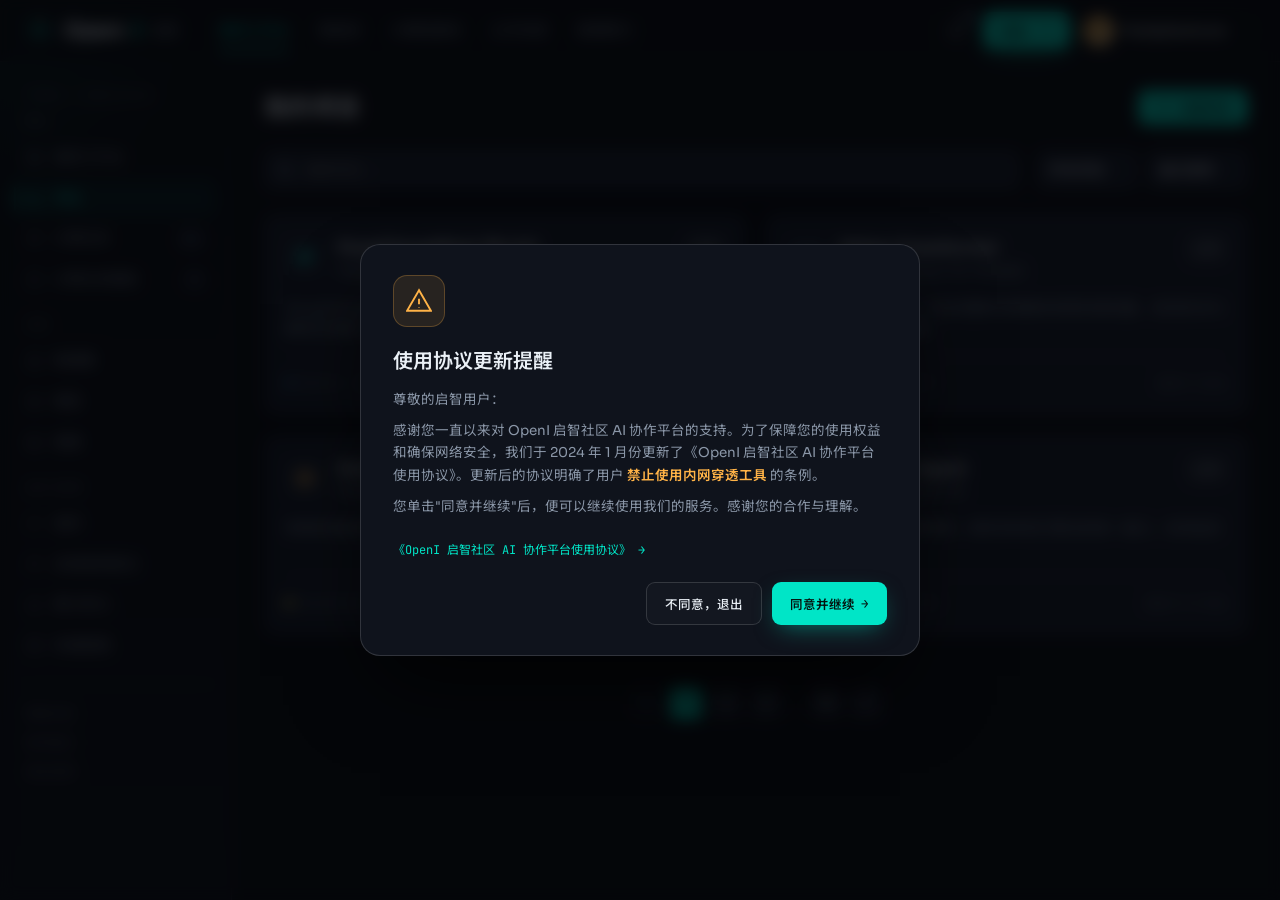
<file: ui/projects/index.html>
<!DOCTYPE html>
<html lang="zh-CN"><head>
<meta charset="UTF-8">
<meta name="viewport" content="width=device-width, initial-scale=1.0">
<title>我的工作台 · OpenI 启智</title>
<meta name="description" content="OpenI启智开源社区一站式AI开发协作平台用户工作台 — 代码托管、数据共享、模型训练等AI开发流水线，使用鹏城云脑、中国算力网普惠算力。">
<link rel="preconnect" href="https://fonts.googleapis.com">
<link rel="preconnect" href="https://fonts.gstatic.com" crossorigin="">
<link href="https://fonts.googleapis.com/css2?family=Unbounded:wght@300;400;500;700;900&amp;family=Sora:wght@300;400;500;600;700&amp;family=JetBrains+Mono:wght@400;500;700&amp;family=Noto+Sans+SC:wght@300;400;500;700;900&amp;family=Instrument+Serif:ital@0;1&amp;display=swap" rel="stylesheet">
<style>
/* ============================================================
   OpenI · Neural Forge — Dashboard (我的工作台)
   Continuation of the homepage aesthetic, adapted to a
   functional compute "control room".
   ============================================================ */
:root{
  --bg:        #07090C;
  --bg-2:      #0B0E14;
  --surface:   #0F131C;
  --surface-2: #161C28;
  --surface-3: #1E2533;
  --accent:    #00E5C7;
  --accent-soft:#13E3C0;
  --accent-2:  #FFB347;
  --accent-3:  #6EA8FF;
  --magenta:   #FF6E9C;
  --green:     #4ADE80;
  --text:      #EAF0F6;
  --text-dim:  #8B97A8;
  --text-mute: #5C6675;
  --border:    rgba(255,255,255,.08);
  --border-2:  rgba(255,255,255,.14);

  --f-display: 'Unbounded','Noto Sans SC',sans-serif;
  --f-body:    'Sora','Noto Sans SC',sans-serif;
  --f-mono:    'JetBrains Mono','Noto Sans SC',monospace;
  --f-serif:   'Instrument Serif','Noto Sans SC',serif;
  --f-cn:      'Noto Sans SC',sans-serif;

  --nav-h: 62px;
  --side-w: 232px;
  --ease: cubic-bezier(.2,.7,.2,1);
}
*,*::before,*::after{box-sizing:border-box;margin:0;padding:0}
html{-webkit-text-size-adjust:100%;scroll-behavior:smooth}
body{
  font-family:var(--f-body);background:var(--bg);color:var(--text);line-height:1.6;
  overflow-x:hidden;-webkit-font-smoothing:antialiased;text-rendering:optimizeLegibility;
}
::selection{background:var(--accent);color:#04140f}
::-webkit-scrollbar{width:10px;height:10px}
::-webkit-scrollbar-track{background:transparent}
::-webkit-scrollbar-thumb{background:var(--surface-3);border-radius:20px;border:2px solid var(--bg)}
::-webkit-scrollbar-thumb:hover{background:var(--accent)}
a{color:inherit;text-decoration:none}
button{font-family:inherit;cursor:pointer;border:none;background:none;color:inherit}
img,svg{display:block}

/* overlays */
.grain{
  position:fixed;inset:0;z-index:9998;pointer-events:none;opacity:.03;mix-blend-mode:overlay;
  background-image:url("data:image/svg+xml,%3Csvg xmlns='http://www.w3.org/2000/svg' width='200' height='200'%3E%3Cfilter id='n'%3E%3CfeTurbulence type='fractalNoise' baseFrequency='.9' numOctaves='3'/%3E%3C/filter%3E%3Crect width='100%25' height='100%25' filter='url("[data-uri]")'/%3E%3C/svg%3E");
}
.cursor-glow{
  position:fixed;width:480px;height:480px;border-radius:50%;left:0;top:0;z-index:1;pointer-events:none;
  background:radial-gradient(circle,rgba(0,229,199,.08) 0%,rgba(0,229,199,0) 60%);
  transform:translate(-50%,-50%);mix-blend-mode:screen;
}

/* ============================================================
   TOP NAV
   ============================================================ */
.topnav{
  position:fixed;top:0;left:0;right:0;height:var(--nav-h);z-index:200;
  background:rgba(7,9,12,.82);backdrop-filter:blur(18px) saturate(1.4);
  border-bottom:1px solid var(--border);display:flex;align-items:center;
}
.topnav__inner{max-width:1640px;margin:0 auto;padding:0 24px;width:100%;display:flex;align-items:center;gap:28px}
.logo{display:flex;align-items:center;gap:10px;font-family:var(--f-display);font-weight:700;font-size:19px;letter-spacing:-.02em;flex:none}
.logo__mark{width:30px;height:30px;position:relative;flex:none}
.logo__mark svg{width:100%;height:100%}
.logo__mark .ring{animation:spin 14s linear infinite;transform-origin:center}
@keyframes spin{to{transform:rotate(360deg)}}
.logo b{color:var(--accent)}
.logo .cn{font-family:var(--f-cn);font-weight:400;color:var(--text-dim);font-size:13px;margin-left:1px}

.navlinks{display:flex;align-items:center;gap:2px;flex:1}
.navlinks a{
  font-size:13.5px;color:var(--text-dim);padding:8px 14px;border-radius:8px;
  transition:.3s var(--ease);position:relative;display:inline-flex;align-items:center;gap:6px;
}
.navlinks a:hover{color:var(--text);background:rgba(255,255,255,.04)}
.navlinks a.active{color:var(--accent)}
.navlinks a.active::after{content:"";position:absolute;left:14px;right:14px;bottom:-2px;height:2px;background:var(--accent);border-radius:2px}

.navright{display:flex;align-items:center;gap:8px;flex:none}
.iconbtn{
  width:38px;height:38px;border-radius:10px;border:1px solid var(--border);display:grid;place-items:center;
  color:var(--text-dim);transition:.3s var(--ease);position:relative;
}
.iconbtn:hover{border-color:var(--accent);color:var(--accent);background:rgba(0,229,199,.05)}
.iconbtn svg{width:18px;height:18px}
.badge{position:absolute;top:-3px;right:-3px;min-width:16px;height:16px;padding:0 4px;border-radius:8px;background:var(--accent-2);color:#241300;font-family:var(--f-mono);font-size:10px;font-weight:700;display:grid;place-items:center;line-height:1}
.badge.zero{background:var(--surface-3);color:var(--text-mute)}

/* create dropdown */
.create-wrap{position:relative}
.create-btn{
  display:inline-flex;align-items:center;gap:8px;font-family:var(--f-mono);font-size:12.5px;font-weight:600;
  padding:9px 16px;border-radius:9px;background:var(--accent);color:#04140f;transition:.3s var(--ease);
  box-shadow:0 8px 24px -8px rgba(0,229,199,.5);
}
.create-btn:hover{background:#3ff0d8;transform:translateY(-1px)}
.create-btn svg{width:13px;height:13px;transition:transform .3s}
.create-wrap.open .create-btn svg{transform:rotate(45deg)}
.create-menu{
  position:absolute;top:calc(100% + 8px);right:0;min-width:220px;background:var(--surface);
  border:1px solid var(--border-2);border-radius:14px;padding:8px;opacity:0;visibility:hidden;transform:translateY(-6px);
  transition:.28s var(--ease);box-shadow:0 30px 60px -20px rgba(0,0,0,.7);z-index:300;
}
.create-wrap.open .create-menu{opacity:1;visibility:visible;transform:none}
.create-menu a{
  display:flex;align-items:center;gap:12px;padding:10px 12px;border-radius:8px;font-size:13.5px;color:var(--text-dim);
  transition:.25s;
}
.create-menu a:hover{background:var(--surface-2);color:var(--text)}
.create-menu .ic{width:18px;height:18px;color:var(--accent);flex:none}
.create-menu .ic svg{width:100%;height:100%}
.create-menu .sep{height:1px;background:var(--border);margin:6px 8px}
.create-menu .grp{font-family:var(--f-mono);font-size:10px;letter-spacing:.14em;color:var(--text-mute);padding:8px 12px 4px;text-transform:uppercase}

/* user menu */
.user-wrap{position:relative}
.user-btn{
  display:flex;align-items:center;gap:9px;padding:5px 8px 5px 5px;border-radius:999px;border:1px solid var(--border);
  transition:.3s var(--ease);
}
.user-btn:hover{border-color:var(--border-2)}
.avatar{
  width:30px;height:30px;border-radius:50%;flex:none;display:grid;place-items:center;
  font-family:var(--f-display);font-weight:700;font-size:13px;color:#04140f;
  background:linear-gradient(135deg,var(--accent-2),#ffd28a);
}
.user-btn .uname{font-size:13px;font-weight:500;max-width:120px;overflow:hidden;text-overflow:ellipsis;white-space:nowrap}
.user-btn .chev{width:12px;height:12px;color:var(--text-mute);transition:.3s}
.user-wrap.open .user-btn .chev{transform:rotate(180deg)}
.user-menu{
  position:absolute;top:calc(100% + 8px);right:0;min-width:240px;background:var(--surface);
  border:1px solid var(--border-2);border-radius:14px;padding:8px;opacity:0;visibility:hidden;transform:translateY(-6px);
  transition:.28s var(--ease);box-shadow:0 30px 60px -20px rgba(0,0,0,.7);z-index:300;
}
.user-wrap.open .user-menu{opacity:1;visibility:visible;transform:none}
.user-head{padding:10px 12px;border-bottom:1px solid var(--border);margin-bottom:6px}
.user-head .nm{font-weight:600;font-size:14px}
.user-head .id{font-family:var(--f-mono);font-size:11px;color:var(--text-mute);margin-top:2px}
.user-menu a,.user-menu button{
  display:flex;align-items:center;gap:11px;width:100%;text-align:left;padding:9px 12px;border-radius:8px;
  font-size:13px;color:var(--text-dim);transition:.25s;
}
.user-menu a:hover,.user-menu button:hover{background:var(--surface-2);color:var(--text)}
.user-menu .ic{width:16px;height:16px;color:var(--text-mute);flex:none}
.user-menu .ic svg{width:100%;height:100%}
.user-menu .sep{height:1px;background:var(--border);margin:6px 8px}
.lang-toggle{display:flex;gap:0;border:1px solid var(--border);border-radius:8px;overflow:hidden}
.lang-toggle button{padding:5px 9px;font-family:var(--f-mono);font-size:11px;color:var(--text-mute);transition:.25s}
.lang-toggle button.on{background:var(--accent);color:#04140f;font-weight:600}

/* ============================================================
   LAYOUT — sidebar + main
   ============================================================ */
.shell{padding-top:var(--nav-h);display:flex;align-items:flex-start}
.sidebar{
  position:sticky;top:var(--nav-h);width:var(--side-w);height:calc(100vh - var(--nav-h));
  flex:none;border-right:1px solid var(--border);overflow-y:auto;padding:18px 14px 24px;
  background:linear-gradient(180deg,var(--bg),var(--bg-2));
}
.side-brand{font-family:var(--f-mono);font-size:10px;letter-spacing:.18em;color:var(--text-mute);text-transform:uppercase;padding:8px 12px 10px}
.side-group{margin-bottom:18px}
.side-grp-label{font-family:var(--f-mono);font-size:10px;letter-spacing:.14em;color:var(--text-mute);text-transform:uppercase;padding:0 12px 8px}
.side-item{
  display:flex;align-items:center;gap:11px;padding:9px 12px;border-radius:9px;font-size:13.5px;color:var(--text-dim);
  transition:.25s var(--ease);position:relative;margin-bottom:1px;
}
.side-item .ic{width:17px;height:17px;flex:none;color:var(--text-mute);transition:.25s}
.side-item .ic svg{width:100%;height:100%}
.side-item:hover{background:var(--surface);color:var(--text)}
.side-item:hover .ic{color:var(--text-dim)}
.side-item.active{background:rgba(0,229,199,.08);color:var(--accent)}
.side-item.active .ic{color:var(--accent)}
.side-item.active::before{content:"";position:absolute;left:0;top:8px;bottom:8px;width:2px;background:var(--accent);border-radius:2px}
.side-item .cnt{margin-left:auto;font-family:var(--f-mono);font-size:11px;color:var(--text-mute);background:var(--surface-2);padding:1px 7px;border-radius:6px}
.side-item.active .cnt{background:rgba(0,229,199,.12);color:var(--accent)}

.side-foot{margin-top:auto;padding:14px 12px 4px;border-top:1px solid var(--border)}
.side-foot a{display:block;font-size:12px;color:var(--text-mute);padding:5px 0;transition:.25s}
.side-foot a:hover{color:var(--accent)}

.main{flex:1;min-width:0;padding:26px 32px 60px;max-width:calc(100% - var(--side-w))}

/* ============================================================
   GREETING BANNER
   ============================================================ */
.greet{
  position:relative;border:1px solid var(--border);border-radius:20px;overflow:hidden;
  padding:30px 34px;margin-bottom:24px;background:var(--surface);
}
#greetCanvas{position:absolute;inset:0;width:100%;height:100%;opacity:.55}
.greet__grid{
  position:absolute;inset:0;pointer-events:none;opacity:.4;
  background-image:linear-gradient(rgba(255,255,255,.035) 1px,transparent 1px),linear-gradient(90deg,rgba(255,255,255,.035) 1px,transparent 1px);
  background-size:48px 48px;mask-image:radial-gradient(100% 100% at 0% 0%,#000,transparent 80%);
}
.greet__inner{position:relative;z-index:2;display:flex;align-items:center;justify-content:space-between;gap:24px;flex-wrap:wrap}
.greet__hi{font-family:var(--f-mono);font-size:11px;letter-spacing:.18em;color:var(--accent);text-transform:uppercase;margin-bottom:10px}
.greet__hi .pulse{display:inline-block;width:7px;height:7px;border-radius:50%;background:var(--accent);box-shadow:0 0 0 0 rgba(0,229,199,.6);animation:pulse 2s infinite;margin-right:8px;vertical-align:middle}
@keyframes pulse{0%{box-shadow:0 0 0 0 rgba(0,229,199,.6)}70%{box-shadow:0 0 0 8px rgba(0,229,199,0)}100%{box-shadow:0 0 0 0 rgba(0,229,199,0)}}
.greet h1{font-family:var(--f-display);font-weight:700;font-size:clamp(26px,3.4vw,40px);letter-spacing:-.025em;line-height:1.05}
.greet h1 .nm{color:var(--accent)}
.greet h1 .serif{font-family:var(--f-serif);font-style:italic;font-weight:400;color:var(--accent-2)}
.greet__sub{display:flex;align-items:center;gap:14px;margin-top:14px;flex-wrap:wrap}
.tag{
  font-family:var(--f-mono);font-size:11px;color:var(--text-dim);border:1px solid var(--border);
  padding:5px 11px;border-radius:7px;display:inline-flex;align-items:center;gap:6px;background:rgba(255,255,255,.02);
}
.tag .dot{width:6px;height:6px;border-radius:50%;background:var(--green)}
.tag.warn .dot{background:var(--accent-2)}
.greet__cta{display:flex;gap:10px;flex-wrap:wrap}

.btn{
  display:inline-flex;align-items:center;gap:.5em;font-family:var(--f-mono);font-size:12.5px;font-weight:500;
  padding:11px 18px;border-radius:9px;transition:.3s var(--ease);white-space:nowrap;
}
.btn--primary{background:var(--accent);color:#04140f;font-weight:600;box-shadow:0 8px 24px -8px rgba(0,229,199,.5)}
.btn--primary:hover{background:#3ff0d8;transform:translateY(-1px)}
.btn--ghost{border:1px solid var(--border-2);color:var(--text);background:rgba(255,255,255,.02)}
.btn--ghost:hover{border-color:var(--accent);color:var(--accent)}
.btn .arr{transition:transform .3s}
.btn:hover .arr{transform:translateX(3px)}

/* ============================================================
   QUICK ACTIONS
   ============================================================ */
.quick{display:grid;grid-template-columns:repeat(4,1fr);gap:14px;margin-bottom:24px}
.quick__item{
  border:1px solid var(--border);border-radius:14px;padding:18px 18px 16px;background:var(--surface);
  position:relative;overflow:hidden;transition:.35s var(--ease);display:flex;align-items:center;gap:14px;
}
.quick__item::before{content:"";position:absolute;inset:0;border-radius:14px;padding:1px;background:linear-gradient(135deg,var(--accent),transparent 60%);-webkit-mask:linear-gradient(#000 0 0) content-box,linear-gradient(#000 0 0);-webkit-mask-composite:xor;mask-composite:exclude;opacity:0;transition:.4s}
.quick__item:hover{transform:translateY(-3px);background:var(--surface-2)}
.quick__item:hover::before{opacity:1}
.quick__ic{
  width:40px;height:40px;border-radius:11px;flex:none;display:grid;place-items:center;color:var(--accent);
  background:rgba(0,229,199,.08);border:1px solid rgba(0,229,199,.18);transition:.35s;
}
.quick__ic svg{width:20px;height:20px}
.quick__item:hover .quick__ic{background:rgba(0,229,199,.14);transform:rotate(-4deg)}
.quick__txt .t{font-weight:600;font-size:14px}
.quick__txt .s{font-size:11.5px;color:var(--text-mute);margin-top:2px}
.quick__no{position:absolute;top:14px;right:16px;font-family:var(--f-mono);font-size:10px;color:var(--text-mute)}

/* ============================================================
   STAT GRID (4 cards)
   ============================================================ */
.stats{display:grid;grid-template-columns:repeat(4,1fr);gap:14px;margin-bottom:24px}
.statcard{
  border:1px solid var(--border);border-radius:16px;padding:22px 22px 20px;background:linear-gradient(180deg,var(--surface),var(--bg-2));
  position:relative;overflow:hidden;transition:.4s var(--ease);
}
.statcard::after{content:"";position:absolute;right:-30px;bottom:-30px;width:120px;height:120px;border-radius:50%;background:radial-gradient(circle,rgba(0,229,199,.1),transparent 70%);opacity:0;transition:.5s}
.statcard:hover{border-color:var(--border-2);transform:translateY(-3px)}
.statcard:hover::after{opacity:1}
.statcard__hd{display:flex;align-items:center;justify-content:space-between;margin-bottom:14px}
.statcard__title{display:flex;align-items:center;gap:9px;font-size:13px;color:var(--text-dim)}
.statcard__title .ic{width:17px;height:17px;color:var(--accent)}
.statcard__title .ic svg{width:100%;height:100%}
.statcard__no{font-family:var(--f-mono);font-size:10px;color:var(--text-mute)}
.statcard__big{font-family:var(--f-display);font-weight:700;font-size:34px;line-height:1;letter-spacing:-.02em;display:flex;align-items:baseline;gap:5px}
.statcard__big .unit{font-size:14px;color:var(--accent);font-weight:500}
.statcard__big .plus{color:var(--accent-2)}
.statcard__sub{display:flex;gap:18px;margin-top:14px;flex-wrap:wrap}
.statcard__sub .it{font-size:12px;color:var(--text-mute)}
.statcard__sub .it b{color:var(--text);font-weight:600;font-family:var(--f-mono)}
.statcard__bar{height:3px;background:var(--surface-3);border-radius:3px;margin-top:16px;overflow:hidden}
.statcard__bar i{display:block;height:100%;background:linear-gradient(90deg,var(--accent),var(--accent-3));border-radius:3px;width:0;transition:width 1.4s var(--ease)}
.statcard.in .statcard__bar i{width:var(--w,60%)}

/* running status pill */
.run-pill{display:inline-flex;align-items:center;gap:6px;font-family:var(--f-mono);font-size:11px;padding:3px 9px;border-radius:6px;background:rgba(74,222,128,.1);color:var(--green);border:1px solid rgba(74,222,128,.2)}
.run-pill .d{width:6px;height:6px;border-radius:50%;background:var(--green);animation:blink 1.6s infinite}
.run-pill.zero{background:var(--surface-3);color:var(--text-mute);border-color:var(--border)}
.run-pill.zero .d{background:var(--text-mute);animation:none}
@keyframes blink{0%,100%{opacity:1}50%{opacity:.3}}

/* ============================================================
   STORAGE + USAGE row
   ============================================================ */
.row2{display:grid;grid-template-columns:1.1fr 1fr;gap:14px;margin-bottom:24px}
.panel{
  border:1px solid var(--border);border-radius:16px;background:var(--surface);padding:22px 24px;position:relative;overflow:hidden;
}
.panel__hd{display:flex;align-items:center;justify-content:space-between;margin-bottom:18px}
.panel__hd h3{font-family:var(--f-display);font-weight:600;font-size:16px;letter-spacing:-.01em;display:flex;align-items:center;gap:9px}
.panel__hd h3 .ic{width:17px;height:17px;color:var(--accent)}
.panel__hd h3 .ic svg{width:100%;height:100%}
.panel__hd .more{font-family:var(--f-mono);font-size:11px;color:var(--text-mute);transition:.25s}
.panel__hd .more:hover{color:var(--accent)}

/* storage donut */
.storage{display:flex;align-items:center;gap:26px;flex-wrap:wrap}
.donut{width:148px;height:148px;flex:none;position:relative}
.donut canvas{width:100%;height:100%}
.donut__c{position:absolute;inset:0;display:grid;place-items:center;text-align:center}
.donut__c .pct{font-family:var(--f-display);font-weight:700;font-size:26px;color:var(--accent);line-height:1}
.donut__c .lab{font-family:var(--f-mono);font-size:9px;color:var(--text-mute);letter-spacing:.1em;margin-top:3px}
.storage__info{flex:1;min-width:180px}
.storage__info .big{font-family:var(--f-display);font-weight:700;font-size:24px;letter-spacing:-.02em}
.storage__info .big .u{font-size:13px;color:var(--accent);font-weight:500}
.storage__info .cap{font-size:12px;color:var(--text-mute);margin-top:3px}
.storage__legend{margin-top:16px;display:flex;flex-direction:column;gap:9px}
.storage__legend .li{display:flex;align-items:center;justify-content:space-between;font-size:12.5px}
.storage__legend .li .lf{display:flex;align-items:center;gap:8px;color:var(--text-dim)}
.storage__legend .li .sw{width:10px;height:10px;border-radius:3px}
.storage__legend .li .v{font-family:var(--f-mono);font-weight:500}
.sw-ds{background:var(--accent-2)}.sw-md{background:var(--accent-3)}.sw-free{background:var(--surface-3)}

/* usage sparkline */
.usage__top{display:flex;align-items:flex-end;justify-content:space-between;margin-bottom:6px}
.usage__top .now{font-family:var(--f-display);font-weight:700;font-size:24px;letter-spacing:-.02em}
.usage__top .now .u{font-size:12px;color:var(--accent);font-weight:500}
.usage__top .trend{font-family:var(--f-mono);font-size:11px;color:var(--green);display:flex;align-items:center;gap:4px}
.usage__chart{height:90px;margin:14px 0 16px;position:relative}
.usage__chart canvas{width:100%;height:100%}
.usage__legend{display:flex;gap:18px;flex-wrap:wrap}
.usage__legend .li{display:flex;align-items:center;gap:7px;font-size:11.5px;color:var(--text-mute);font-family:var(--f-mono)}
.usage__legend .sw{width:14px;height:3px;border-radius:2px}
.usage__days{display:flex;justify-content:space-between;font-family:var(--f-mono);font-size:10px;color:var(--text-mute);margin-top:8px}

/* ============================================================
   ANNOUNCEMENTS
   ============================================================ */
.row3{display:grid;grid-template-columns:1.5fr 1fr;gap:14px}
.anns{padding:0;overflow:hidden}
.anns__hd{padding:22px 24px 16px;border-bottom:1px solid var(--border);display:flex;align-items:center;justify-content:space-between;position:sticky;top:0;background:var(--surface);z-index:2}
.anns__list{max-height:420px;overflow-y:auto;padding:6px 0}
.anns__item{display:flex;gap:14px;padding:13px 24px;border-bottom:1px solid var(--border);transition:.25s;align-items:flex-start;cursor:pointer}
.anns__item:hover{background:var(--surface-2)}
.anns__item:last-child{border-bottom:none}
.anns__date{font-family:var(--f-mono);font-size:11px;color:var(--accent);flex:none;width:78px;line-height:1.5;padding-top:2px}
.anns__date .yr{color:var(--text-mute)}
.anns__txt{font-size:13.5px;color:var(--text-dim);line-height:1.55;flex:1}
.anns__item:hover .anns__txt{color:var(--text)}
.anns__txt .new{font-family:var(--f-mono);font-size:9px;color:#241300;background:var(--accent-2);padding:1px 5px;border-radius:4px;margin-left:6px;vertical-align:2px;font-weight:700}
.anns__arr{color:var(--text-mute);font-family:var(--f-mono);font-size:14px;flex:none;transition:.25s;align-self:center}
.anns__item:hover .anns__arr{color:var(--accent);transform:translateX(3px)}

/* points breakdown panel */
.points__ring{display:flex;align-items:center;gap:20px;margin-bottom:18px}
.points__ring .pr{width:120px;height:120px;flex:none;position:relative}
.points__ring .pr canvas{width:100%;height:100%}
.points__ring .pr .c{position:absolute;inset:0;display:grid;place-items:center;text-align:center}
.points__ring .pr .c .n{font-family:var(--f-display);font-weight:700;font-size:22px;color:var(--accent);line-height:1}
.points__ring .pr .c .l{font-size:9px;color:var(--text-mute);font-family:var(--f-mono);margin-top:3px}
.points__info .lab{font-size:12px;color:var(--text-mute)}
.points__info .v{font-family:var(--f-display);font-weight:700;font-size:22px;letter-spacing:-.02em;margin-top:2px}
.points__info .v .u{font-size:12px;color:var(--accent-2)}
.points__bars{display:flex;flex-direction:column;gap:12px;margin-top:18px}
.points__bar .top{display:flex;justify-content:space-between;font-size:12px;margin-bottom:6px}
.points__bar .top .nm{color:var(--text-dim)}
.points__bar .top .vl{font-family:var(--f-mono);font-weight:600}
.points__bar .tr{height:6px;background:var(--surface-3);border-radius:6px;overflow:hidden}
.points__bar .tr i{display:block;height:100%;border-radius:6px;width:0;transition:width 1.2s var(--ease)}
.points__bar.get .tr i{background:linear-gradient(90deg,var(--accent),var(--accent-soft))}
.points__bar.use .tr i{background:linear-gradient(90deg,var(--accent-2),#ffd28a)}
.points__bar.in .tr i{width:var(--w)}

/* ============================================================
   FOOTER (compact)
   ============================================================ */
.foot{
  margin-top:30px;border-top:1px solid var(--border);padding:24px 0 0;
  display:flex;justify-content:space-between;align-items:flex-start;gap:24px;flex-wrap:wrap;
}
.foot__l{font-size:12px;color:var(--text-mute);line-height:1.8;max-width:560px}
.foot__l a{color:var(--text-dim)}
.foot__l a:hover{color:var(--accent)}
.foot__l .powered{font-family:var(--f-mono);font-size:11px;margin-top:8px}
.foot__l .powered b{color:var(--accent)}
.foot__r{display:flex;gap:26px;flex-wrap:wrap}
.foot__col h5{font-family:var(--f-mono);font-size:10px;letter-spacing:.16em;text-transform:uppercase;color:var(--text-mute);margin-bottom:8px}
.foot__col a{display:block;font-size:12px;color:var(--text-dim);padding:3px 0;transition:.25s}
.foot__col a:hover{color:var(--accent)}

/* ============================================================
   AGREEMENT MODAL
   ============================================================ */
.modal{position:fixed;inset:0;z-index:1000;display:none;align-items:center;justify-content:center;padding:20px}
.modal.open{display:flex}
.modal__bg{position:absolute;inset:0;background:rgba(4,6,9,.78);backdrop-filter:blur(8px)}
.modal__box{
  position:relative;z-index:2;width:min(560px,100%);background:var(--surface);border:1px solid var(--border-2);
  border-radius:20px;padding:30px 32px;box-shadow:0 40px 80px -20px rgba(0,0,0,.8);
  transform:translateY(20px);opacity:0;transition:.4s var(--ease);
}
.modal.open .modal__box{transform:none;opacity:1}
.modal__warn{
  width:52px;height:52px;border-radius:14px;background:rgba(255,179,71,.1);border:1px solid rgba(255,179,71,.25);
  display:grid;place-items:center;color:var(--accent-2);margin-bottom:18px;
}
.modal__warn svg{width:26px;height:26px}
.modal__box h3{font-family:var(--f-display);font-weight:600;font-size:20px;margin-bottom:12px}
.modal__box p{font-size:13.5px;color:var(--text-dim);line-height:1.7;margin-bottom:8px}
.modal__box p b{color:var(--accent-2);font-weight:600}
.modal__box .link{font-family:var(--f-mono);font-size:12px;color:var(--accent);margin:14px 0 22px;display:inline-block}
.modal__btns{display:flex;gap:10px;justify-content:flex-end}

/* ============================================================
   RESPONSIVE
   ============================================================ */
@media (max-width:1180px){
  .stats{grid-template-columns:repeat(2,1fr)}
  .quick{grid-template-columns:repeat(2,1fr)}
  .row2{grid-template-columns:1fr}
  .row3{grid-template-columns:1fr}
}
@media (max-width:860px){
  :root{--side-w:0px}
  .sidebar{display:none}
  .main{padding:20px 18px 50px;max-width:100%}
  .navlinks{display:none}
  .user-btn .uname{display:none}
  .topnav__inner{gap:14px}
}
@media (max-width:520px){
  .stats,.quick{grid-template-columns:1fr}
  .storage{flex-direction:column;align-items:flex-start}
  .greet{padding:24px 22px}
}
</style>
</head>
<body>

<div class="grain"></div>
<div class="cursor-glow" id="cursorGlow"></div>

<!-- ============ TOP NAV ============ -->
<header class="topnav">
  <div class="topnav__inner">
    <a href="/dashboard" class="logo" aria-label="OpenI 启智">
      <span class="logo__mark">
        <svg viewBox="0 0 40 40" fill="none">
          <g class="ring"><circle cx="20" cy="20" r="16" stroke="#00E5C7" stroke-width="1.4" stroke-dasharray="4 6" opacity=".6"></circle></g>
          <circle cx="20" cy="20" r="9" stroke="#00E5C7" stroke-width="1.6"></circle>
          <circle cx="20" cy="20" r="3.2" fill="#00E5C7"></circle>
          <circle cx="20" cy="4.5" r="2" fill="#FFB347"></circle>
          <circle cx="35.5" cy="20" r="2" fill="#6EA8FF"></circle>
        </svg>
      </span>
      Open<b>I</b> <span class="cn">启智</span>
    </a>
    <nav class="navlinks">
      <a href="/dashboard" class="active">我的工作台</a>
      <a href="/agent">智能体</a>
      <a href="/modelbase">大模型基地</a>
      <a href="/explore/datasets">公开资源</a>
      <a href="/computingpower/demand">普惠算力</a>
    </nav>
    <div class="navright">
      <!-- notifications -->
      <a href="#" class="iconbtn" aria-label="通知">
        <svg viewBox="0 0 24 24" fill="none" stroke="currentColor" stroke-width="1.7"><path d="M18 8A6 6 0 006 8c0 7-3 9-3 9h18s-3-2-3-9M13.7 21a2 2 0 01-3.4 0"></path></svg>
        <span class="badge zero">0</span>
      </a>
      <!-- create dropdown -->
      <div class="create-wrap" id="createWrap">
        <button class="create-btn" id="createBtn">
          创建…
          <svg viewBox="0 0 24 24" fill="none" stroke="currentColor" stroke-width="2.4"><path d="M12 5v14M5 12h14"></path></svg>
        </button>
        <div class="create-menu" id="createMenu">
          <div class="grp">新建</div>
          <a href="#"><span class="ic"><svg viewBox="0 0 24 24" fill="none" stroke="currentColor" stroke-width="1.6"><rect x="3" y="4" width="18" height="14" rx="2"></rect><path d="M8 20h8M12 18v2M8 9h8M8 13h5"></path></svg></span>创建计算任务</a>
          <a href="#"><span class="ic"><svg viewBox="0 0 24 24" fill="none" stroke="currentColor" stroke-width="1.6"><path d="M4 7l8-4 8 4-8 4z"></path><path d="M4 7v10l8 4M20 7v10l-8 4M4 7l8 4 8-4"></path></svg></span>创建模型</a>
          <a href="#"><span class="ic"><svg viewBox="0 0 24 24" fill="none" stroke="currentColor" stroke-width="1.6"><ellipse cx="12" cy="6" rx="8" ry="3"></ellipse><path d="M4 6v12c0 1.7 3.6 3 8 3s8-1.3 8-3V6"></path></svg></span>创建数据集</a>
          <a href="#"><span class="ic"><svg viewBox="0 0 24 24" fill="none" stroke="currentColor" stroke-width="1.6"><path d="M3 6h6l2 3h10v9a2 2 0 01-2 2H5a2 2 0 01-2-2z"></path></svg></span>创建项目</a>
          <div class="sep"></div>
          <div class="grp">迁移</div>
          <a href="#"><span class="ic"><svg viewBox="0 0 24 24" fill="none" stroke="currentColor" stroke-width="1.6"><path d="M12 3v12M8 7l4-4 4 4M4 17v2a2 2 0 002 2h12a2 2 0 002-2v-2"></path></svg></span>迁移外部项目</a>
          <a href="#"><span class="ic"><svg viewBox="0 0 24 24" fill="none" stroke="currentColor" stroke-width="1.6"><path d="M12 3v12M8 11l4 4 4-4M4 17v2a2 2 0 002 2h12a2 2 0 002-2v-2"></path></svg></span>迁移外部模型</a>
          <div class="sep"></div>
          <a href="#"><span class="ic"><svg viewBox="0 0 24 24" fill="none" stroke="currentColor" stroke-width="1.6"><circle cx="9" cy="8" r="3"></circle><path d="M3 20a6 6 0 0112 0M17 11a3 3 0 100-6M16 20a6 6 0 00-3-5.2"></path></svg></span>创建组织</a>
        </div>
      </div>
      <!-- user menu -->
      <div class="user-wrap" id="userWrap">
        <button class="user-btn" id="userBtn">
          <span class="avatar">P</span>
          <span class="uname">PaddySeahorse</span>
          <svg class="chev" viewBox="0 0 24 24" fill="none" stroke="currentColor" stroke-width="2"><path d="M6 9l6 6 6-6"></path></svg>
        </button>
        <div class="user-menu" id="userMenu">
          <div class="user-head">
            <div class="nm">PaddySeahorse</div>
            <div class="id">已登录用户 · 微信已绑定</div>
          </div>
          <a href="#"><span class="ic"><svg viewBox="0 0 24 24" fill="none" stroke="currentColor" stroke-width="1.6"><circle cx="12" cy="8" r="4"></circle><path d="M4 21a8 8 0 0116 0"></path></svg></span>个人信息</a>
          <a href="#"><span class="ic"><svg viewBox="0 0 24 24" fill="none" stroke="currentColor" stroke-width="1.6"><path d="M12 21s-7-4.5-7-10a7 7 0 0114 0c0 5.5-7 10-7 10z"></path><path d="M9 11l2 2 4-4"></path></svg></span>已点赞</a>
          <a href="#"><span class="ic"><svg viewBox="0 0 24 24" fill="none" stroke="currentColor" stroke-width="1.6"><circle cx="12" cy="12" r="3"></circle><path d="M19.4 15a1.6 1.6 0 00.3 1.8l.1.1a2 2 0 11-2.8 2.8l-.1-.1a1.6 1.6 0 00-1.8-.3 1.6 1.6 0 00-1 1.5V21a2 2 0 11-4 0v-.1a1.6 1.6 0 00-1-1.5 1.6 1.6 0 00-1.8.3l-.1.1a2 2 0 11-2.8-2.8l.1-.1a1.6 1.6 0 00.3-1.8 1.6 1.6 0 00-1.5-1H3a2 2 0 110-4h.1a1.6 1.6 0 001.5-1 1.6 1.6 0 00-.3-1.8l-.1-.1a2 2 0 112.8-2.8l.1.1a1.6 1.6 0 001.8.3H10a1.6 1.6 0 001-1.5V3a2 2 0 114 0v.1a1.6 1.6 0 001 1.5 1.6 1.6 0 001.8-.3l.1-.1a2 2 0 112.8 2.8l-.1.1a1.6 1.6 0 00-.3 1.8V10a1.6 1.6 0 001.5 1H21a2 2 0 110 4h-.1a1.6 1.6 0 00-1.5 1z"></path></svg></span>设置</a>
          <a href="#"><span class="ic"><svg viewBox="0 0 24 24" fill="none" stroke="currentColor" stroke-width="1.6"><path d="M12 2v4M12 18v4M4.9 4.9l2.8 2.8M16.3 16.3l2.8 2.8M2 12h4M18 12h4M4.9 19.1l2.8-2.8M16.3 7.7l2.8-2.8"></path></svg></span>新手指引</a>
          <a href="#"><span class="ic"><svg viewBox="0 0 24 24" fill="none" stroke="currentColor" stroke-width="1.6"><path d="M16 11a4 4 0 10-8 0M3 21v-1a6 6 0 0112 0v1M19 8v6M22 11h-6"></path></svg></span>邀请好友</a>
          <div class="sep"></div>
          <div style="padding:4px 12px 8px"><div class="lang-toggle"><button class="on">简体中文</button><button>English</button></div></div>
          <div class="sep"></div>
          <button><span class="ic"><svg viewBox="0 0 24 24" fill="none" stroke="currentColor" stroke-width="1.6"><path d="M9 21H5a2 2 0 01-2-2V5a2 2 0 012-2h4M16 17l5-5-5-5M21 12H9"></path></svg></span>退出</button>
        </div>
      </div>
    </div>
  </div>
</header>

<!-- ============ SHELL ============ -->
<div class="shell">
  <!-- SIDEBAR -->
  <aside class="sidebar">
    <div class="side-brand">工作台 / Workspace</div>
    <div class="side-group">
      <div class="side-grp-label">概览</div>
      <a href="/dashboard" class="side-item">
        <span class="ic"><svg viewBox="0 0 24 24" fill="none" stroke="currentColor" stroke-width="1.6"><rect x="3" y="3" width="7" height="7" rx="1.5"></rect><rect x="14" y="3" width="7" height="7" rx="1.5"></rect><rect x="3" y="14" width="7" height="7" rx="1.5"></rect><rect x="14" y="14" width="7" height="7" rx="1.5"></rect></svg></span>
        我的工作台
      </a>
      <a href="/projects" class="side-item active">
        <span class="ic"><svg viewBox="0 0 24 24" fill="none" stroke="currentColor" stroke-width="1.6"><path d="M3 6h6l2 3h10v9a2 2 0 01-2 2H5a2 2 0 01-2-2z"></path></svg></span>
        项目
      </a>
      <a href="/ai_tasks" class="side-item">
        <span class="ic"><svg viewBox="0 0 24 24" fill="none" stroke="currentColor" stroke-width="1.6"><rect x="3" y="4" width="18" height="14" rx="2"></rect><path d="M8 20h8M8 9h8M8 13h5"></path></svg></span>
        计算任务
        <span class="cnt">24</span>
      </a>
      <a href="/ai_task_tmpl" class="side-item">
        <span class="ic"><svg viewBox="0 0 24 24" fill="none" stroke="currentColor" stroke-width="1.6"><rect x="3" y="3" width="18" height="18" rx="2"></rect><path d="M9 9h6M9 13h6M9 17h3"></path></svg></span>
        计算任务模板
        <span class="cnt">2</span>
      </a>
    </div>
    <div class="side-group">
      <div class="side-grp-label">资源</div>
      <a href="/datasets" class="side-item">
        <span class="ic"><svg viewBox="0 0 24 24" fill="none" stroke="currentColor" stroke-width="1.6"><ellipse cx="12" cy="6" rx="8" ry="3"></ellipse><path d="M4 6v12c0 1.7 3.6 3 8 3s8-1.3 8-3V6M4 12c0 1.7 3.6 3 8 3s8-1.3 8-3"></path></svg></span>
        数据集
      </a>
      <a href="/models" class="side-item">
        <span class="ic"><svg viewBox="0 0 24 24" fill="none" stroke="currentColor" stroke-width="1.6"><path d="M12 2l9 5v10l-9 5-9-5V7z"></path><path d="M12 12l9-5M12 12v10M12 12L3 7"></path></svg></span>
        模型
      </a>
      <a href="/images" class="side-item">
        <span class="ic"><svg viewBox="0 0 24 24" fill="none" stroke="currentColor" stroke-width="1.6"><rect x="3" y="4" width="18" height="16" rx="2"></rect><circle cx="9" cy="10" r="2"></circle><path d="M3 17l5-4 4 3 3-2 6 5"></path></svg></span>
        镜像
      </a>
    </div>
    <div class="side-group">
      <div class="side-grp-label">组织与配额</div>
      <a href="/orgs" class="side-item">
        <span class="ic"><svg viewBox="0 0 24 24" fill="none" stroke="currentColor" stroke-width="1.6"><circle cx="9" cy="8" r="3"></circle><path d="M3 20a6 6 0 0112 0M17 11a3 3 0 100-6M16 20a6 6 0 00-3-5.2"></path></svg></span>
        组织
      </a>
      <a href="/resource" class="side-item">
        <span class="ic"><svg viewBox="0 0 24 24" fill="none" stroke="currentColor" stroke-width="1.6"><path d="M3 12l4-4 4 4 4-4 4 4 2-2"></path><path d="M3 18h18M3 6h18"></path></svg></span>
        资源使用情况
      </a>
      <a href="/points" class="side-item">
        <span class="ic"><svg viewBox="0 0 24 24" fill="none" stroke="currentColor" stroke-width="1.6"><circle cx="12" cy="12" r="9"></circle><path d="M8 12l3 3 5-6"></path></svg></span>
        算力积分
      </a>
      <a href="/storage" class="side-item">
        <span class="ic"><svg viewBox="0 0 24 24" fill="none" stroke="currentColor" stroke-width="1.6"><ellipse cx="12" cy="6" rx="9" ry="3"></ellipse><path d="M3 6v12c0 1.7 4 3 9 3s9-1.3 9-3V6M3 12c0 1.7 4 3 9 3s9-1.3 9-3"></path></svg></span>
        存储管理
      </a>
    </div>
    <div class="side-foot">
      <a href="#">帮助文档</a>
      <a href="#">新手指引</a>
      <a href="#">意见反馈</a>
    </div>
  </aside>

  <!-- MAIN -->
  <main class="main">
    <!-- Header -->
    <section class="page-header" style="display: flex; justify-content: space-between; align-items: center; margin-bottom: 24px;">
      <h1 style="font-family: var(--f-display); font-size: 24px; font-weight: 700; margin: 0;">我的项目</h1>
      <button class="btn btn-primary" style="background: var(--accent); color: var(--bg); padding: 8px 16px; border-radius: 8px; font-weight: 600; display: flex; align-items: center; gap: 8px;">
        <svg viewBox="0 0 24 24" fill="none" stroke="currentColor" stroke-width="2" width="18" height="18"><path d="M12 5v14M5 12h14"></path></svg>
        创建项目
      </button>
    </section>

    <!-- Filters -->
    <section class="filters" style="display: flex; gap: 16px; margin-bottom: 24px; flex-wrap: wrap;">
      <div class="search-box" style="flex: 1; min-width: 250px; position: relative;">
        <svg style="position: absolute; left: 12px; top: 50%; transform: translateY(-50%); color: var(--text-dim);" viewBox="0 0 24 24" fill="none" stroke="currentColor" stroke-width="2" width="18" height="18"><circle cx="11" cy="11" r="8"></circle><path d="M21 21l-4.35-4.35"></path></svg>
        <input type="text" placeholder="搜索项目..." style="width: 100%; background: var(--surface-2); border: 1px solid var(--border); color: var(--text); padding: 10px 12px 10px 40px; border-radius: 8px; font-family: inherit; font-size: 14px; outline: none;">
      </div>
      <div class="filter-dropdown" style="display: flex; gap: 8px;">
        <select style="background: var(--surface-2); border: 1px solid var(--border); color: var(--text); padding: 10px 32px 10px 12px; border-radius: 8px; font-family: inherit; font-size: 14px; outline: none; appearance: none; cursor: pointer;">
          <option value="all">所有项目</option>
          <option value="public">公开项目</option>
          <option value="private">私有项目</option>
        </select>
        <select style="background: var(--surface-2); border: 1px solid var(--border); color: var(--text); padding: 10px 32px 10px 12px; border-radius: 8px; font-family: inherit; font-size: 14px; outline: none; appearance: none; cursor: pointer;">
          <option value="updated">最近更新</option>
          <option value="stars">最多星标</option>
          <option value="forks">最多派生</option>
        </select>
      </div>
    </section>

    <!-- Project List -->
    <section class="projects-grid" style="display: grid; gap: 20px; grid-template-columns: repeat(auto-fill, minmax(320px, 1fr)); margin-bottom: 32px;">
      <!-- Project Card 1 -->
      <div class="proj-card reveal" style="background: var(--surface-2); border: 1px solid var(--border); border-radius: 12px; padding: 20px; display: flex; flex-direction: column; gap: 16px; transition: .3s var(--ease);">
        <div style="display: flex; justify-content: space-between; align-items: flex-start;">
          <div style="display: flex; align-items: center; gap: 12px;">
            <div style="width: 40px; height: 40px; border-radius: 8px; background: var(--surface-3); display: flex; align-items: center; justify-content: center; overflow: hidden;">
              <span style="font-family: var(--f-display); font-size: 18px; font-weight: 700; color: var(--accent);">P</span>
            </div>
            <div>
              <div style="display: flex; align-items: center; gap: 6px;">
                <a href="#" style="font-weight: 600; font-size: 16px; color: var(--text);">PengChengMind-7B-2.0</a>
              </div>
              <div style="font-size: 13px; color: var(--text-dim);">PaddySeahorse / PengChengMind</div>
            </div>
          </div>
          <span style="background: rgba(255,255,255,0.08); color: var(--text-dim); padding: 4px 8px; border-radius: 6px; font-size: 12px;">公开</span>
        </div>
        <p style="color: var(--text-dim); font-size: 14px; line-height: 1.5; margin: 0; display: -webkit-box; -webkit-line-clamp: 2; -webkit-box-orient: vertical; overflow: hidden;">PengCheng-Mind-7B-2.0 鹏城脑海大模型，具有强大的自然语言理解和生成能力，适用于多种AI任务场景。</p>
        <div style="display: flex; align-items: center; justify-content: space-between; margin-top: auto; padding-top: 16px; border-top: 1px solid var(--border);">
          <div style="display: flex; align-items: center; gap: 12px; font-size: 13px; color: var(--text-mute);">
            <span style="display: flex; align-items: center; gap: 4px;"><div style="width: 8px; height: 8px; border-radius: 50%; background: #3572A5;"></div>Python</span>
            <span style="display: flex; align-items: center; gap: 4px;"><svg viewBox="0 0 24 24" fill="none" stroke="currentColor" stroke-width="2" width="14" height="14"><path d="M12 2l3.09 6.26L22 9.27l-5 4.87 1.18 6.88L12 17.77l-6.18 3.25L7 14.14 2 9.27l6.91-1.01L12 2z"></path></svg> 10</span>
            <span style="display: flex; align-items: center; gap: 4px;"><svg viewBox="0 0 24 24" fill="none" stroke="currentColor" stroke-width="2" width="14" height="14"><circle cx="18" cy="18" r="3"></circle><circle cx="6" cy="6" r="3"></circle><path d="M13 6h3a2 2 0 0 1 2 2v7"></path><line x1="6" y1="9" x2="6" y2="21"></line></svg> 22</span>
          </div>
          <span style="font-size: 12px; color: var(--text-mute);">更新于 9个月前</span>
        </div>
      </div>

      <!-- Project Card 2 -->
      <div class="proj-card reveal" style="background: var(--surface-2); border: 1px solid var(--border); border-radius: 12px; padding: 20px; display: flex; flex-direction: column; gap: 16px; transition: .3s var(--ease);">
        <div style="display: flex; justify-content: space-between; align-items: flex-start;">
          <div style="display: flex; align-items: center; gap: 12px;">
            <div style="width: 40px; height: 40px; border-radius: 8px; background: var(--surface-3); display: flex; align-items: center; justify-content: center; overflow: hidden;">
              <span style="font-family: var(--f-display); font-size: 18px; font-weight: 700; color: var(--accent-3);">V</span>
            </div>
            <div>
              <div style="display: flex; align-items: center; gap: 6px;">
                <a href="#" style="font-weight: 600; font-size: 16px; color: var(--text);">Vision-Transformer</a>
              </div>
              <div style="font-size: 13px; color: var(--text-dim);">PaddySeahorse / CV-Models</div>
            </div>
          </div>
          <span style="background: rgba(255,255,255,0.08); color: var(--text-dim); padding: 4px 8px; border-radius: 6px; font-size: 12px;">公开</span>
        </div>
        <p style="color: var(--text-dim); font-size: 14px; line-height: 1.5; margin: 0; display: -webkit-box; -webkit-line-clamp: 2; -webkit-box-orient: vertical; overflow: hidden;">视觉注意力模型实现，包含完整的训练脚本和预训练权重，支持多GPU分布式训练和推理加速。</p>
        <div style="display: flex; align-items: center; justify-content: space-between; margin-top: auto; padding-top: 16px; border-top: 1px solid var(--border);">
          <div style="display: flex; align-items: center; gap: 12px; font-size: 13px; color: var(--text-mute);">
            <span style="display: flex; align-items: center; gap: 4px;"><div style="width: 8px; height: 8px; border-radius: 50%; background: #3572A5;"></div>Python</span>
            <span style="display: flex; align-items: center; gap: 4px;"><svg viewBox="0 0 24 24" fill="none" stroke="currentColor" stroke-width="2" width="14" height="14"><path d="M12 2l3.09 6.26L22 9.27l-5 4.87 1.18 6.88L12 17.77l-6.18 3.25L7 14.14 2 9.27l6.91-1.01L12 2z"></path></svg> 45</span>
            <span style="display: flex; align-items: center; gap: 4px;"><svg viewBox="0 0 24 24" fill="none" stroke="currentColor" stroke-width="2" width="14" height="14"><circle cx="18" cy="18" r="3"></circle><circle cx="6" cy="6" r="3"></circle><path d="M13 6h3a2 2 0 0 1 2 2v7"></path><line x1="6" y1="9" x2="6" y2="21"></line></svg> 12</span>
          </div>
          <span style="font-size: 12px; color: var(--text-mute);">更新于 2天前</span>
        </div>
      </div>

      <!-- Project Card 3 -->
      <div class="proj-card reveal" style="background: var(--surface-2); border: 1px solid var(--border); border-radius: 12px; padding: 20px; display: flex; flex-direction: column; gap: 16px; transition: .3s var(--ease);">
        <div style="display: flex; justify-content: space-between; align-items: flex-start;">
          <div style="display: flex; align-items: center; gap: 12px;">
            <div style="width: 40px; height: 40px; border-radius: 8px; background: var(--surface-3); display: flex; align-items: center; justify-content: center; overflow: hidden;">
              <span style="font-family: var(--f-display); font-size: 18px; font-weight: 700; color: var(--accent-2);">D</span>
            </div>
            <div>
              <div style="display: flex; align-items: center; gap: 6px;">
                <a href="#" style="font-weight: 600; font-size: 16px; color: var(--text);">DataProcessing-Utils</a>
              </div>
              <div style="font-size: 13px; color: var(--text-dim);">PaddySeahorse / Utilities</div>
            </div>
          </div>
          <span style="background: rgba(255,255,255,0.08); color: var(--text-dim); padding: 4px 8px; border-radius: 6px; font-size: 12px;">私有</span>
        </div>
        <p style="color: var(--text-dim); font-size: 14px; line-height: 1.5; margin: 0; display: -webkit-box; -webkit-line-clamp: 2; -webkit-box-orient: vertical; overflow: hidden;">常用的数据清洗和预处理工具集，主要用于NLP任务的数据准备阶段。</p>
        <div style="display: flex; align-items: center; justify-content: space-between; margin-top: auto; padding-top: 16px; border-top: 1px solid var(--border);">
          <div style="display: flex; align-items: center; gap: 12px; font-size: 13px; color: var(--text-mute);">
            <span style="display: flex; align-items: center; gap: 4px;"><div style="width: 8px; height: 8px; border-radius: 50%; background: #f1e05a;"></div>JavaScript</span>
            <span style="display: flex; align-items: center; gap: 4px;"><svg viewBox="0 0 24 24" fill="none" stroke="currentColor" stroke-width="2" width="14" height="14"><path d="M12 2l3.09 6.26L22 9.27l-5 4.87 1.18 6.88L12 17.77l-6.18 3.25L7 14.14 2 9.27l6.91-1.01L12 2z"></path></svg> 2</span>
            <span style="display: flex; align-items: center; gap: 4px;"><svg viewBox="0 0 24 24" fill="none" stroke="currentColor" stroke-width="2" width="14" height="14"><circle cx="18" cy="18" r="3"></circle><circle cx="6" cy="6" r="3"></circle><path d="M13 6h3a2 2 0 0 1 2 2v7"></path><line x1="6" y1="9" x2="6" y2="21"></line></svg> 0</span>
          </div>
          <span style="font-size: 12px; color: var(--text-mute);">更新于 1个月前</span>
        </div>
      </div>

       <!-- Project Card 4 -->
      <div class="proj-card reveal" style="background: var(--surface-2); border: 1px solid var(--border); border-radius: 12px; padding: 20px; display: flex; flex-direction: column; gap: 16px; transition: .3s var(--ease);">
        <div style="display: flex; justify-content: space-between; align-items: flex-start;">
          <div style="display: flex; align-items: center; gap: 12px;">
            <div style="width: 40px; height: 40px; border-radius: 8px; background: var(--surface-3); display: flex; align-items: center; justify-content: center; overflow: hidden;">
              <span style="font-family: var(--f-display); font-size: 18px; font-weight: 700; color: var(--magenta);">A</span>
            </div>
            <div>
              <div style="display: flex; align-items: center; gap: 6px;">
                <a href="#" style="font-weight: 600; font-size: 16px; color: var(--text);">Auto-RL-Agent</a>
              </div>
              <div style="font-size: 13px; color: var(--text-dim);">PaddySeahorse / RL</div>
            </div>
          </div>
          <span style="background: rgba(255,255,255,0.08); color: var(--text-dim); padding: 4px 8px; border-radius: 6px; font-size: 12px;">公开</span>
        </div>
        <p style="color: var(--text-dim); font-size: 14px; line-height: 1.5; margin: 0; display: -webkit-box; -webkit-line-clamp: 2; -webkit-box-orient: vertical; overflow: hidden;">自动化强化学习智能体框架，提供多种流行算法的统一接口，支持自定义环境接入。</p>
        <div style="display: flex; align-items: center; justify-content: space-between; margin-top: auto; padding-top: 16px; border-top: 1px solid var(--border);">
          <div style="display: flex; align-items: center; gap: 12px; font-size: 13px; color: var(--text-mute);">
            <span style="display: flex; align-items: center; gap: 4px;"><div style="width: 8px; height: 8px; border-radius: 50%; background: #3572A5;"></div>Python</span>
            <span style="display: flex; align-items: center; gap: 4px;"><svg viewBox="0 0 24 24" fill="none" stroke="currentColor" stroke-width="2" width="14" height="14"><path d="M12 2l3.09 6.26L22 9.27l-5 4.87 1.18 6.88L12 17.77l-6.18 3.25L7 14.14 2 9.27l6.91-1.01L12 2z"></path></svg> 89</span>
            <span style="display: flex; align-items: center; gap: 4px;"><svg viewBox="0 0 24 24" fill="none" stroke="currentColor" stroke-width="2" width="14" height="14"><circle cx="18" cy="18" r="3"></circle><circle cx="6" cy="6" r="3"></circle><path d="M13 6h3a2 2 0 0 1 2 2v7"></path><line x1="6" y1="9" x2="6" y2="21"></line></svg> 34</span>
          </div>
          <span style="font-size: 12px; color: var(--text-mute);">更新于 5个月前</span>
        </div>
      </div>

    </section>

    <!-- Pagination -->
    <section class="pagination" style="display: flex; justify-content: center; align-items: center; gap: 8px; padding: 20px 0;">
      <button style="background: var(--surface-2); border: 1px solid var(--border); color: var(--text-dim); width: 32px; height: 32px; border-radius: 6px; display: flex; align-items: center; justify-content: center; cursor: not-allowed; opacity: 0.5;">
        <svg viewBox="0 0 24 24" fill="none" stroke="currentColor" stroke-width="2" width="16" height="16"><path d="M15 18l-6-6 6-6"></path></svg>
      </button>
      <button style="background: var(--accent); color: var(--bg); border: none; width: 32px; height: 32px; border-radius: 6px; font-weight: 600; cursor: pointer;">1</button>
      <button style="background: var(--surface-2); border: 1px solid var(--border); color: var(--text); width: 32px; height: 32px; border-radius: 6px; cursor: pointer; transition: .2s;">2</button>
      <button style="background: var(--surface-2); border: 1px solid var(--border); color: var(--text); width: 32px; height: 32px; border-radius: 6px; cursor: pointer; transition: .2s;">3</button>
      <span style="color: var(--text-dim);">...</span>
      <button style="background: var(--surface-2); border: 1px solid var(--border); color: var(--text); width: 32px; height: 32px; border-radius: 6px; cursor: pointer; transition: .2s;">10</button>
      <button style="background: var(--surface-2); border: 1px solid var(--border); color: var(--text); width: 32px; height: 32px; border-radius: 6px; display: flex; align-items: center; justify-content: center; cursor: pointer; transition: .2s;">
        <svg viewBox="0 0 24 24" fill="none" stroke="currentColor" stroke-width="2" width="16" height="16"><path d="M9 18l6-6-6-6"></path></svg>
      </button>
    </section>
  </main>
</div>

<!-- ============ AGREEMENT MODAL ============ -->
<div class="modal" id="agreeModal">
  <div class="modal__bg" id="modalBg"></div>
  <div class="modal__box">
    <div class="modal__warn"><svg viewBox="0 0 24 24" fill="none" stroke="currentColor" stroke-width="1.7"><path d="M12 2L1 21h22z"></path><path d="M12 10v5M12 18v.5"></path></svg></div>
    <h3>使用协议更新提醒</h3>
    <p>尊敬的启智用户：</p>
    <p>感谢您一直以来对 OpenI 启智社区 AI 协作平台的支持。为了保障您的使用权益和确保网络安全，我们于 2024 年 1 月份更新了《OpenI 启智社区 AI 协作平台使用协议》。更新后的协议明确了用户 <b>禁止使用内网穿透工具</b> 的条例。</p>
    <p>您单击"同意并继续"后，便可以继续使用我们的服务。感谢您的合作与理解。</p>
    <a href="#" class="link">《OpenI 启智社区 AI 协作平台使用协议》 →</a>
    <div class="modal__btns">
      <button class="btn btn--ghost" id="disagreeBtn">不同意，退出</button>
      <button class="btn btn--primary" id="agreeBtn">同意并继续 <span class="arr">→</span></button>
    </div>
  </div>
</div>

<script>
/* ============================================================
   GREET banner — subtle compute network (denser, slower)
   ============================================================ */
(function(){
  const cv=document.getElementById('greetCanvas'); if(!cv) return;
  const ctx=cv.getContext('2d'); let W,H,dpr,nodes=[],parts=[];
  function rs(){dpr=Math.min(window.devicePixelRatio||1,2);const r=cv.getBoundingClientRect();W=r.width;H=r.height;cv.width=W*dpr;cv.height=H*dpr;ctx.setTransform(dpr,0,0,dpr,0,0);build();}
  function build(){
    nodes=[];const cols=Math.max(8,Math.floor(W/90));const rows=Math.max(3,Math.floor(H/70));
    const px=W*0.04,py=H*0.12;
    for(let r=0;r<rows;r++)for(let c=0;c<cols;c++){
      const x=px+(W-2*px)*(c/(cols-1))+(Math.random()-.5)*30;
      const y=py+(H-2*py)*(r/(rows-1))+(Math.random()-.5)*30;
      nodes.push({x,y,r:Math.random()<.12?2.6:1.3,hub:Math.random()<.12,ph:Math.random()*6.28});
    }
    nodes.forEach((n,i)=>{n.e=[];nodes.forEach((m,j)=>{if(i!==j){const d=Math.hypot(n.x-m.x,n.y-m.y);if(d<120)n.e.push(j);}});});
  }
  function spawn(){if(parts.length>30)return;const i=Math.floor(Math.random()*nodes.length);const n=nodes[i];if(!n||!n.e.length)return;const j=n.e[Math.floor(Math.random()*n.e.length)];parts.push({a:i,b:j,t:0,s:.005+Math.random()*.006,c:Math.random()<.5?'#00E5C7':'#6EA8FF'});}
  function loop(){
    ctx.clearRect(0,0,W,H);ctx.lineWidth=1;
    for(let i=0;i<nodes.length;i++){const n=nodes[i];for(const j of n.e){if(j<i)continue;const m=nodes[j];ctx.strokeStyle='rgba(0,229,199,0.04)';ctx.beginPath();ctx.moveTo(n.x,n.y);ctx.lineTo(m.x,m.y);ctx.stroke();}}
    if(Math.random()<.4)spawn();
    for(let p=parts.length-1;p>=0;p--){const pt=parts[p];const a=nodes[pt.a],b=nodes[pt.b];if(!a||!b){parts.splice(p,1);continue;}pt.t+=pt.s;const x=a.x+(b.x-a.x)*pt.t,y=a.y+(b.y-a.y)*pt.t;ctx.fillStyle=pt.c;ctx.beginPath();ctx.arc(x,y,1.4,0,6.28);ctx.fill();ctx.shadowColor=pt.c;ctx.shadowBlur=6;ctx.beginPath();ctx.arc(x,y,1,0,6.28);ctx.fill();ctx.shadowBlur=0;if(pt.t>=1)parts.splice(p,1);}
    for(const n of nodes){n.ph+=.018;const pul=n.hub?.5+.5*Math.sin(n.ph):1;ctx.fillStyle=n.hub?'rgba(0,229,199,'+(.7*pul)+')':'rgba(180,210,230,0.35)';if(n.hub){ctx.shadowColor='#00E5C7';ctx.shadowBlur=10;}ctx.beginPath();ctx.arc(n.x,n.y,Math.max(.5,n.r*pul),0,6.28);ctx.fill();ctx.shadowBlur=0;}
    requestAnimationFrame(loop);
  }
  window.addEventListener('resize',rs);rs();loop();
})();

/* ============================================================
   STORAGE donut — 96.11% remaining
   ============================================================ */
(function(){
  const cv=document.getElementById('storeDonut'); if(!cv) return;
  const ctx=cv.getContext('2d'); let dpr;
  function rs(){dpr=Math.min(window.devicePixelRatio||1,2);const r=cv.getBoundingClientRect();cv.width=r.width*dpr;cv.height=r.height*dpr;ctx.setTransform(dpr,0,0,dpr,0,0);}
  rs();window.addEventListener('resize',rs);
  let prog=0;
  function draw(){
    const r=cv.getBoundingClientRect();const cx=r.width/2,cy=r.height/2,R=Math.min(r.width,r.height)/2-10;
    ctx.clearRect(0,0,r.width,r.height);
    // track
    ctx.lineWidth=12;ctx.lineCap='round';
    ctx.strokeStyle='rgba(255,255,255,0.05)';
    ctx.beginPath();ctx.arc(cx,cy,R,0,6.28);ctx.stroke();
    // used segments (3.89% total: datasets ~3.89%, models ~0.0023%)
    const total=2*Math.PI;const start=-Math.PI/2;
    // datasets
    const segDs=0.0389*total*prog;
    ctx.strokeStyle='#FFB347';ctx.beginPath();ctx.arc(cx,cy,R,start,start+segDs);ctx.stroke();
    // models (tiny)
    const segMd=0.000023*total*prog;
    ctx.strokeStyle='#6EA8FF';ctx.beginPath();ctx.arc(cx,cy,R,start+segDs,start+segDs+segMd);ctx.stroke();
    // remaining (accent)
    ctx.strokeStyle='#00E5C7';ctx.shadowColor='#00E5C7';ctx.shadowBlur=12;
    ctx.beginPath();ctx.arc(cx,cy,R,start+segDs+segMd,start+total);ctx.stroke();
    ctx.shadowBlur=0;
    if(prog<1){prog+=0.018;requestAnimationFrame(draw);}
  }
  const io=new IntersectionObserver(es=>{es.forEach(e=>{if(e.isIntersecting){draw();io.unobserve(e.target);}});},{threshold:.4});
  io.observe(cv);
})();

/* ============================================================
   POINTS ring — 961.7 / 1040
   ============================================================ */
(function(){
  const cv=document.getElementById('pointsRing'); if(!cv) return;
  const ctx=cv.getContext('2d'); let dpr;
  function rs(){dpr=Math.min(window.devicePixelRatio||1,2);const r=cv.getBoundingClientRect();cv.width=r.width*dpr;cv.height=r.height*dpr;ctx.setTransform(dpr,0,0,dpr,0,0);}
  rs();window.addEventListener('resize',rs);
  let p=0;
  function draw(){
    const r=cv.getBoundingClientRect();const cx=r.width/2,cy=r.height/2,R=Math.min(r.width,r.height)/2-8;
    ctx.clearRect(0,0,r.width,r.height);
    ctx.lineWidth=9;ctx.lineCap='round';
    ctx.strokeStyle='rgba(255,255,255,0.05)';ctx.beginPath();ctx.arc(cx,cy,R,0,6.28);ctx.stroke();
    const frac=961.7/1040;
    ctx.strokeStyle='#00E5C7';ctx.shadowColor='#00E5C7';ctx.shadowBlur=10;
    ctx.beginPath();ctx.arc(cx,cy,R,-Math.PI/2,-Math.PI/2+6.28*frac*p);ctx.stroke();
    ctx.shadowBlur=0;
    if(p<1){p+=0.02;requestAnimationFrame(draw);}
  }
  const io=new IntersectionObserver(es=>{es.forEach(e=>{if(e.isIntersecting){draw();io.unobserve(e.target);}});},{threshold:.4});
  io.observe(cv);
})();

/* ============================================================
   USAGE sparkline — stacked area
   ============================================================ */
(function(){
  const cv=document.getElementById('usageChart'); if(!cv) return;
  const ctx=cv.getContext('2d'); let dpr,W,H;
  function rs(){dpr=Math.min(window.devicePixelRatio||1,2);const r=cv.getBoundingClientRect();W=r.width;H=r.height;cv.width=W*dpr;cv.height=H*dpr;ctx.setTransform(dpr,0,0,dpr,0,0);}
  rs();window.addEventListener('resize',rs);
  // 7 days of data (train / infer / debug) in 卡时
  const train=[8,12,6,15,10,18,13];
  const infer=[3,5,4,6,3,7,5];
  const debug=[2,3,2,4,2,5,3];
  let t=0;
  function draw(){
    ctx.clearRect(0,0,W,H);
    const max=Math.max(...train.map((v,i)=>v+infer[i]+debug[i]))+4;
    const step=W/(train.length-1);
    function area(data,color,alpha){
      ctx.beginPath();
      ctx.moveTo(0,H);
      data.forEach((v,i)=>{const x=i*step;const y=H-(v/max)*H;ctx.lineTo(x,y);});
      ctx.lineTo(W,H);ctx.closePath();
      const g=ctx.createLinearGradient(0,0,0,H);
      g.addColorStop(0,color.replace('A',alpha));g.addColorStop(1,color.replace('A','0'));
      ctx.fillStyle=g;ctx.fill();
    }
    // grid
    ctx.strokeStyle='rgba(255,255,255,0.04)';ctx.lineWidth=1;
    for(let i=1;i<4;i++){const y=H*i/4;ctx.beginPath();ctx.moveTo(0,y);ctx.lineTo(W,y);ctx.stroke();}
    // stacked: debug bottom, infer mid, train top — build cumulative
    const cum1=train.map((v,i)=>v);
    const cum2=train.map((v,i)=>v+infer[i]);
    const cum3=train.map((v,i)=>v+infer[i]+debug[i]);
    area(cum1,'rgba(0,229,199,A)','0.35');
    area(cum2,'rgba(110,168,255,A)','0.28');
    area(cum3,'rgba(255,179,71,A)','0.22');
    // top line
    ctx.strokeStyle='#00E5C7';ctx.lineWidth=2;
    ctx.beginPath();cum3.forEach((v,i)=>{const x=i*step;const y=H-(v/max)*H*t;i?ctx.lineTo(x,y):ctx.moveTo(x,y);});ctx.stroke();
    if(t<1){t+=0.04;requestAnimationFrame(draw);}
  }
  const io=new IntersectionObserver(es=>{es.forEach(e=>{if(e.isIntersecting){draw();io.unobserve(e.target);}});},{threshold:.3});
  io.observe(cv);
})();

/* ============================================================
   Reveal + counters
   ============================================================ */
(function(){
  const io=new IntersectionObserver(es=>{es.forEach(e=>{if(e.isIntersecting){e.target.classList.add('in');
    e.target.querySelectorAll('.counter').forEach(c=>{if(c.dataset.done)return;c.dataset.done=1;
      const to=+c.dataset.to,dec=c.dataset.decimals?parseInt(c.dataset.decimals):0;
      const dur=1400,t0=performance.now();
      function st(now){const k=Math.min(1,(now-t0)/dur);const e=1-Math.pow(1-k,3);
        c.textContent=(dec?(to*e).toFixed(dec):Math.round(to*e));if(k<1)requestAnimationFrame(st);
        else c.textContent=dec?to.toFixed(dec):to;}
      requestAnimationFrame(st);
    });io.unobserve(e.target);}});},{threshold:.18,rootMargin:'0px 0px -6% 0px'});
  document.querySelectorAll('.reveal').forEach(el=>io.observe(el));
  // points bars already have .in via class
})();

/* ============================================================
   Dropdowns (create + user)
   ============================================================ */
(function(){
  function toggle(id,btn){
    const w=document.getElementById(id);
    document.getElementById(btn).addEventListener('click',e=>{e.stopPropagation();w.classList.toggle('open');});
    document.addEventListener('click',e=>{if(!w.contains(e.target))w.classList.remove('open');});
  }
  toggle('createWrap','createBtn');
  toggle('userWrap','userBtn');
})();

/* ============================================================
   Cursor glow
   ============================================================ */
(function(){
  const g=document.getElementById('cursorGlow');
  if(window.matchMedia('(pointer:fine)').matches){
    window.addEventListener('mousemove',e=>{g.style.left=e.clientX+'px';g.style.top=e.clientY+'px';},{passive:true});
  } else g.style.display='none';
})();

/* ============================================================
   Agreement modal (auto-open once, dismissible)
   ============================================================ */
(function(){
  const m=document.getElementById('agreeModal');
  const bg=document.getElementById('modalBg');
  function open(){m.classList.add('open');}
  function close(){m.classList.remove('open');}
  document.getElementById('agreeBtn').addEventListener('click',close);
  document.getElementById('disagreeBtn').addEventListener('click',close);
  bg.addEventListener('click',close);
  // auto open after slight delay
  setTimeout(open,900);
})();
</script>


</body></html>
</file>
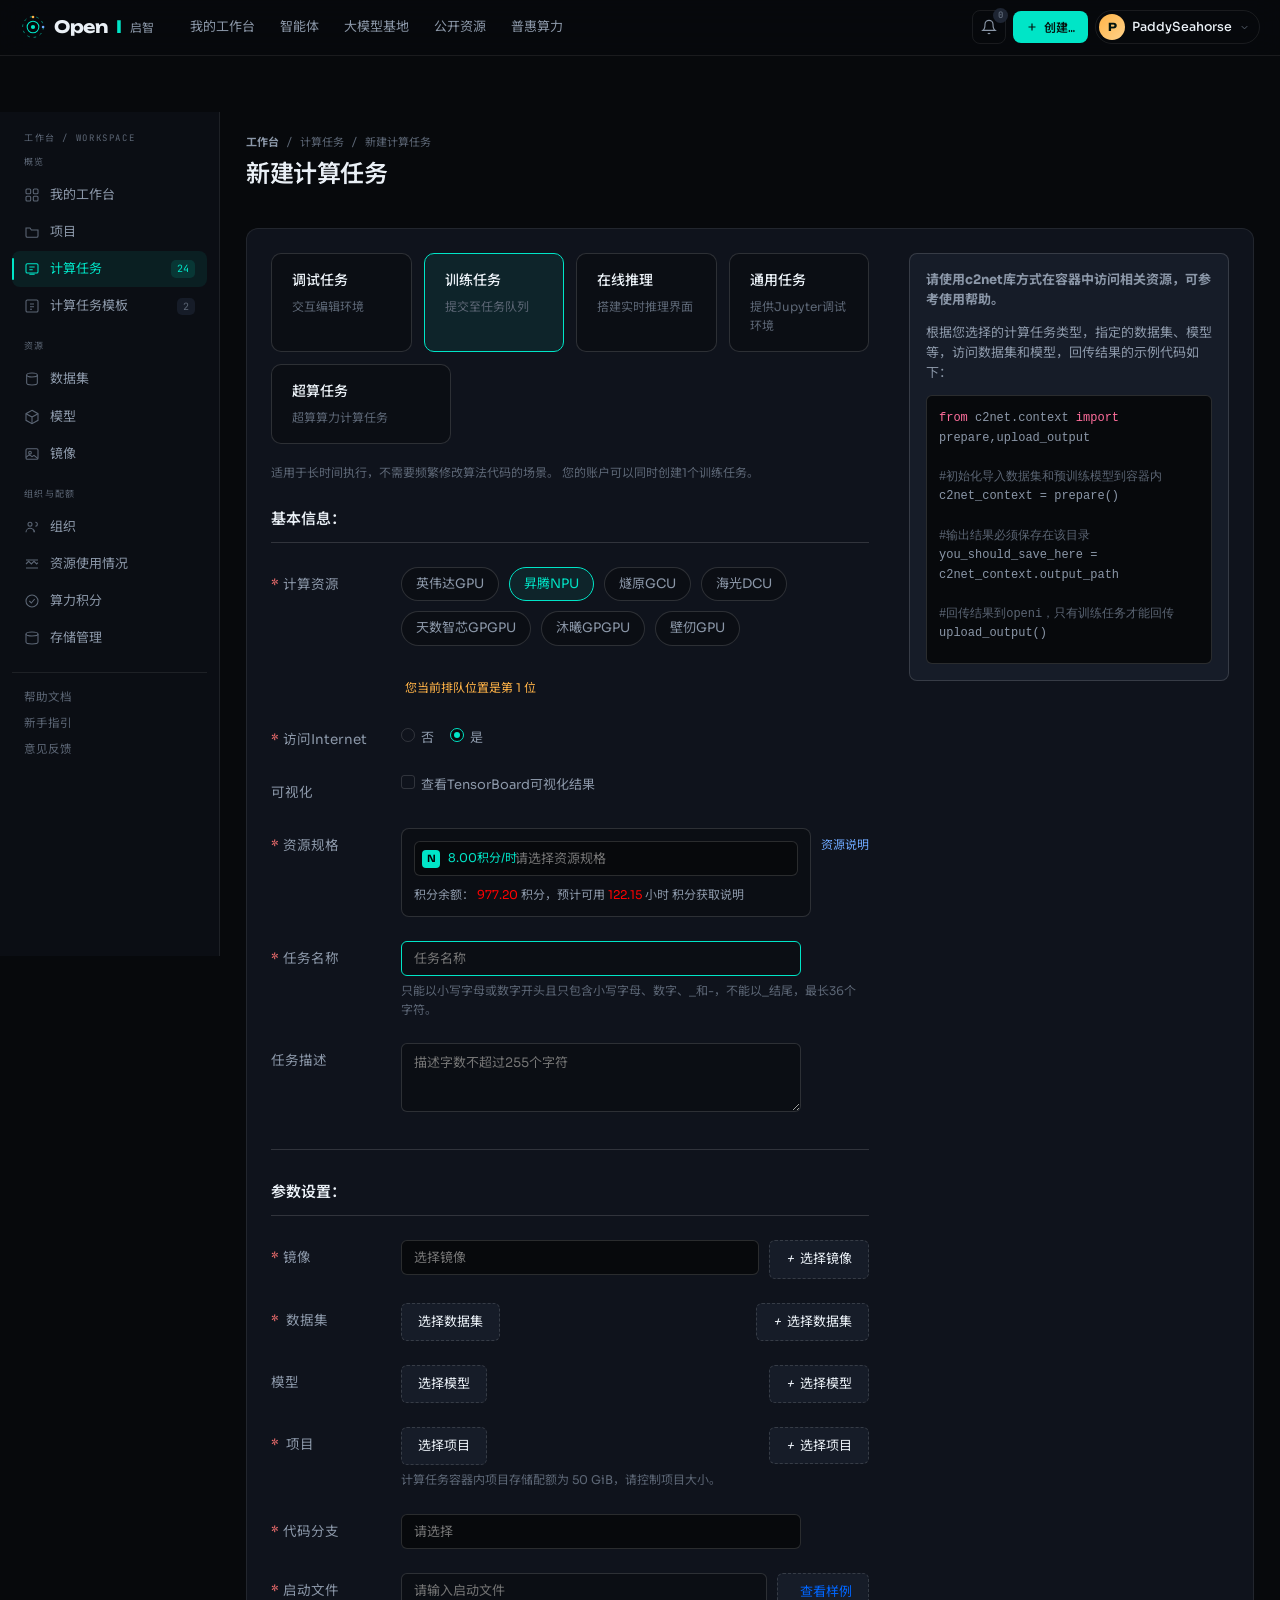
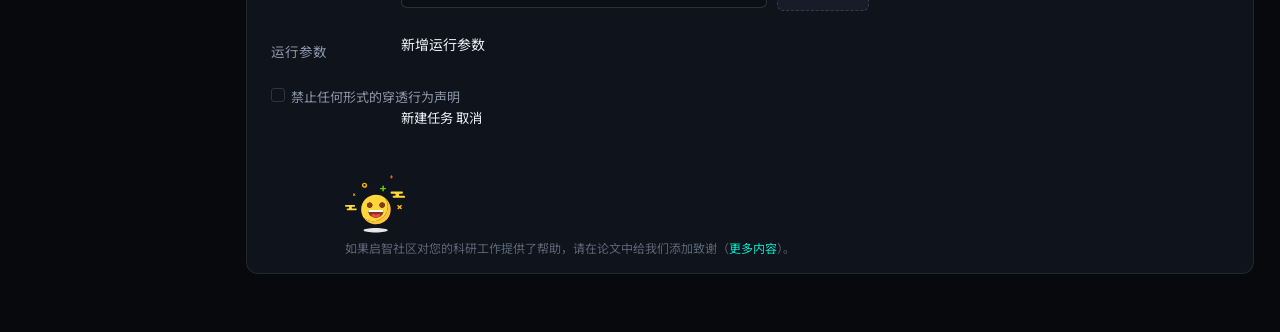
<file: ui/cloudbrains/create/index.html>
<!DOCTYPE html>
<html lang="zh-CN"><head>
<meta charset="UTF-8">
<meta name="viewport" content="width=device-width, initial-scale=1.0">
<title>计算任务 · OpenI 启智</title>
<meta name="description" content="OpenI 启智 — 计算任务管理。查看调试、训练、推理、评测任务，管理普惠算力资源。">
<link rel="preconnect" href="https://fonts.googleapis.com">
<link rel="preconnect" href="https://fonts.gstatic.com" crossorigin="">
<link href="https://fonts.googleapis.com/css2?family=Unbounded:wght@400;500;600;700&amp;family=Sora:wght@300;400;500;600;700&amp;family=JetBrains+Mono:wght@400;500;600;700&amp;family=Noto+Sans+SC:wght@300;400;500;600;700&amp;display=swap" rel="stylesheet">
<style>
/* ============================================================
   OpenI · Neural Forge — 计算任务 (CloudBrains)
   Functional, data-dense, minimal animation. Focus on
   usability and at-a-glance status comprehension.
   ============================================================ */
:root{
  --bg:        #07090C;
  --bg-2:      #0B0E14;
  --surface:   #0F131C;
  --surface-2: #161C28;
  --surface-3: #1E2533;
  --surface-hover:#222B3C;
  --accent:    #00E5C7;
  --accent-soft:#13E3C0;
  --accent-2:  #FFB347;
  --accent-3:  #6EA8FF;
  --magenta:   #FF6E9C;
  --green:     #4ADE80;
  --red:       #F87171;
  --yellow:    #FBBF24;
  --gray:      #94A3B8;
  --text:      #EAF0F6;
  --text-dim:  #8B97A8;
  --text-mute: #5C6675;
  --border:    rgba(255,255,255,.08);
  --border-2:  rgba(255,255,255,.14);

  --f-display: 'Unbounded','Noto Sans SC',sans-serif;
  --f-body:    'Sora','Noto Sans SC',sans-serif;
  --f-mono:    'JetBrains Mono','Noto Sans SC',monospace;
  --f-cn:      'Noto Sans SC',sans-serif;

  --nav-h: 56px;
  --side-w: 220px;
  --ease: cubic-bezier(.4,0,.2,1);
}
*,*::before,*::after{box-sizing:border-box;margin:0;padding:0}
html{-webkit-text-size-adjust:100%}
body{
  font-family:var(--f-body);background:var(--bg);color:var(--text);line-height:1.55;
  -webkit-font-smoothing:antialiased;text-rendering:optimizeLegibility;font-size:14px;
}
::selection{background:var(--accent);color:#04140f}
::-webkit-scrollbar{width:10px;height:10px}
::-webkit-scrollbar-track{background:transparent}
::-webkit-scrollbar-thumb{background:var(--surface-3);border-radius:20px;border:2px solid var(--bg)}
::-webkit-scrollbar-thumb:hover{background:var(--text-mute)}
a{color:inherit;text-decoration:none}
button{font-family:inherit;cursor:pointer;border:none;background:none;color:inherit}
input,select{font-family:inherit;font-size:inherit;color:inherit}
img,svg{display:block}

/* ============================================================
   TOP NAV (compact)
   ============================================================ */
.topnav{
  position:sticky;top:0;z-index:200;height:var(--nav-h);background:rgba(7,9,12,.92);
  backdrop-filter:blur(14px) saturate(1.4);border-bottom:1px solid var(--border);
  display:flex;align-items:center;
}
.topnav__inner{max-width:1700px;margin:0 auto;padding:0 20px;width:100%;display:flex;align-items:center;gap:24px}
.logo{display:flex;align-items:center;gap:8px;font-family:var(--f-display);font-weight:700;font-size:17px;letter-spacing:-.02em;flex:none}
.logo__mark{width:26px;height:26px;flex:none}
.logo__mark svg{width:100%;height:100%}
.logo__mark .ring{animation:spin 16s linear infinite;transform-origin:center}
@keyframes spin{to{transform:rotate(360deg)}}
.logo b{color:var(--accent)}
.logo .cn{font-family:var(--f-cn);font-weight:400;color:var(--text-dim);font-size:12px;margin-left:1px}
.navlinks{display:flex;align-items:center;gap:1px;flex:1}
.navlinks a{
  font-size:13px;color:var(--text-dim);padding:7px 12px;border-radius:7px;
  transition:color .2s,background .2s;position:relative;
}
.navlinks a:hover{color:var(--text);background:rgba(255,255,255,.04)}
.navlinks a.active{color:var(--accent)}
.navlinks a.active::after{content:"";position:absolute;left:12px;right:12px;bottom:-1px;height:2px;background:var(--accent);border-radius:2px}
.navright{display:flex;align-items:center;gap:7px;flex:none}
.iconbtn{
  width:34px;height:34px;border-radius:8px;border:1px solid var(--border);display:grid;place-items:center;
  color:var(--text-dim);transition:.2s;position:relative;
}
.iconbtn:hover{border-color:var(--border-2);color:var(--text)}
.iconbtn svg{width:16px;height:16px}
.badge{position:absolute;top:-3px;right:-3px;min-width:15px;height:15px;padding:0 4px;border-radius:8px;background:var(--surface-3);color:var(--text-mute);font-family:var(--f-mono);font-size:9px;font-weight:700;display:grid;place-items:center;line-height:1}
.create-btn{
  display:inline-flex;align-items:center;gap:6px;font-family:var(--f-mono);font-size:12px;font-weight:600;
  padding:7px 13px;border-radius:8px;background:var(--accent);color:#04140f;transition:.2s;
}
.create-btn:hover{background:#3ff0d8}
.create-btn svg{width:12px;height:12px}
.user-btn{
  display:flex;align-items:center;gap:7px;padding:3px 9px 3px 3px;border-radius:999px;border:1px solid var(--border);transition:.2s;
}
.user-btn:hover{border-color:var(--border-2)}
.avatar{width:26px;height:26px;border-radius:50%;flex:none;display:grid;place-items:center;font-family:var(--f-display);font-weight:700;font-size:11px;color:#04140f;background:linear-gradient(135deg,var(--accent-2),#ffd28a)}
.user-btn .uname{font-size:12.5px;font-weight:500;max-width:110px;overflow:hidden;text-overflow:ellipsis;white-space:nowrap}
.user-btn .chev{width:11px;height:11px;color:var(--text-mute)}

/* ============================================================
   SHELL
   ============================================================ */
.shell{display:flex;align-items:flex-start;min-height:calc(100vh - var(--nav-h))}
.sidebar{
  position:sticky;top:var(--nav-h);width:var(--side-w);height:calc(100vh - var(--nav-h));
  flex:none;border-right:1px solid var(--border);overflow-y:auto;padding:16px 12px 24px;background:var(--bg-2);
}
.side-brand{font-family:var(--f-mono);font-size:9px;letter-spacing:.18em;color:var(--text-mute);text-transform:uppercase;padding:4px 12px 10px}
.side-group{margin-bottom:16px}
.side-grp-label{font-family:var(--f-mono);font-size:9px;letter-spacing:.14em;color:var(--text-mute);text-transform:uppercase;padding:0 12px 7px}
.side-item{
  display:flex;align-items:center;gap:10px;padding:8px 12px;border-radius:8px;font-size:13px;color:var(--text-dim);
  transition:background .2s,color .2s;position:relative;margin-bottom:1px;
}
.side-item .ic{width:16px;height:16px;flex:none;color:var(--text-mute);transition:color .2s}
.side-item .ic svg{width:100%;height:100%}
.side-item:hover{background:var(--surface);color:var(--text)}
.side-item:hover .ic{color:var(--text-dim)}
.side-item.active{background:rgba(0,229,199,.08);color:var(--accent)}
.side-item.active .ic{color:var(--accent)}
.side-item.active::before{content:"";position:absolute;left:0;top:7px;bottom:7px;width:2px;background:var(--accent);border-radius:2px}
.side-item .cnt{margin-left:auto;font-family:var(--f-mono);font-size:10px;color:var(--text-mute);background:var(--surface-2);padding:1px 6px;border-radius:5px}
.side-item.active .cnt{background:rgba(0,229,199,.12);color:var(--accent)}
.side-foot{margin-top:auto;padding:12px 12px 4px;border-top:1px solid var(--border)}
.side-foot a{display:block;font-size:11.5px;color:var(--text-mute);padding:4px 0;transition:color .2s}
.side-foot a:hover{color:var(--accent)}

.main{flex:1;min-width:0;padding:22px 26px 40px;max-width:calc(100% - var(--side-w))}

/* ============================================================
   PAGE HEADER
   ============================================================ */
.pagehead{margin-bottom:18px}
.pagehead__top{display:flex;align-items:center;justify-content:space-between;gap:16px;flex-wrap:wrap;margin-bottom:10px}
.pagehead__title{display:flex;align-items:center;gap:12px}
.pagehead__title h1{font-family:var(--f-display);font-weight:600;font-size:24px;letter-spacing:-.02em}
.breadcrumb{font-family:var(--f-mono);font-size:11px;color:var(--text-mute);margin-bottom:4px}
.breadcrumb b{color:var(--text-dim)}
.breadcrumb span{color:var(--text-mute)}
.pagehead__actions{display:flex;gap:8px;align-items:center}
.btn{
  display:inline-flex;align-items:center;gap:.45em;font-family:var(--f-body);font-size:13px;font-weight:500;
  padding:8px 14px;border-radius:8px;transition:.2s;white-space:nowrap;
}
.btn--primary{background:var(--accent);color:#04140f;font-weight:600}
.btn--primary:hover{background:#3ff0d8}
.btn--primary svg{width:13px;height:13px}
.btn--ghost{border:1px solid var(--border-2);color:var(--text);background:rgba(255,255,255,.02)}
.btn--ghost:hover{border-color:var(--accent);color:var(--accent)}
.btn--ghost svg{width:14px;height:14px}

/* notice bar */
.notice{
  display:flex;align-items:flex-start;gap:12px;padding:12px 16px;border-radius:10px;
  background:rgba(255,179,71,.06);border:1px solid rgba(255,179,71,.18);margin-bottom:18px;
}
.notice__ic{width:18px;height:18px;color:var(--accent-2);flex:none;margin-top:1px}
.notice__ic svg{width:100%;height:100%}
.notice__txt{font-size:12.5px;color:var(--text-dim);line-height:1.6;flex:1}
.notice__txt b{color:var(--text);font-weight:600}
.notice__txt .hl{color:var(--accent-2);font-weight:500}
.notice__txt a{color:var(--accent);font-family:var(--f-mono);font-size:12px}
.notice__txt a:hover{text-decoration:underline}
.notice__close{color:var(--text-mute);font-size:16px;padding:0 4px;transition:color .2s;flex:none}
.notice__close:hover{color:var(--text)}

/* ============================================================
   SUMMARY STATS STRIP
   ============================================================ */
.sumstrip{
  display:grid;grid-template-columns:repeat(5,1fr);gap:1px;background:var(--border);
  border:1px solid var(--border);border-radius:12px;overflow:hidden;margin-bottom:18px;
}
.sum{
  background:var(--bg-2);padding:14px 18px;display:flex;align-items:center;gap:13px;transition:background .2s;
}
.sum:hover{background:var(--surface)}
.sum__ic{width:34px;height:34px;border-radius:9px;display:grid;place-items:center;flex:none}
.sum__ic svg{width:17px;height:17px}
.sum__ic.g{background:rgba(74,222,128,.1);color:var(--green)}
.sum__ic.a{background:rgba(0,229,199,.1);color:var(--accent)}
.sum__ic.y{background:rgba(251,191,36,.1);color:var(--yellow)}
.sum__ic.r{background:rgba(248,113,113,.1);color:var(--red)}
.sum__ic.b{background:rgba(110,168,255,.1);color:var(--accent-3)}
.sum__txt .v{font-family:var(--f-display);font-weight:600;font-size:20px;letter-spacing:-.01em;line-height:1.2}
.sum__txt .v .u{font-size:12px;color:var(--text-mute);font-weight:400;margin-left:2px}
.sum__txt .l{font-size:11px;color:var(--text-mute);margin-top:2px}

/* ============================================================
   FILTER BAR
   ============================================================ */
.filters{
  display:flex;align-items:center;gap:10px;flex-wrap:wrap;padding:14px 16px;
  border:1px solid var(--border);border-radius:12px;background:var(--surface);margin-bottom:14px;
}
.select{position:relative;flex:1;min-width:150px;max-width:260px}
.select__btn{
  width:100%;display:flex;align-items:center;justify-content:space-between;gap:8px;
  padding:8px 12px;border:1px solid var(--border-2);border-radius:8px;background:var(--bg-2);
  font-size:13px;color:var(--text);transition:border-color .2s;min-height:36px;
}
.select__btn:hover{border-color:var(--accent)}
.select__btn .lb{display:flex;align-items:center;gap:7px;color:var(--text-dim)}
.select__btn .lb .k{color:var(--text-mute);font-size:11px}
.select__btn .vl{color:var(--text);font-weight:500}
.select__btn .chev{width:13px;height:13px;color:var(--text-mute);transition:transform .2s}
.select.open .select__btn .chev{transform:rotate(180deg)}
.select.open .select__btn{border-color:var(--accent)}
.select__menu{
  position:absolute;top:calc(100% + 6px);left:0;right:0;min-width:100%;background:var(--surface);
  border:1px solid var(--border-2);border-radius:10px;padding:6px;max-height:320px;overflow-y:auto;
  opacity:0;visibility:hidden;transform:translateY(-4px);transition:.2s;z-index:50;
  box-shadow:0 20px 50px -15px rgba(0,0,0,.7);
}
.select.open .select__menu{opacity:1;visibility:visible;transform:none}
.opt{
  display:flex;align-items:center;gap:8px;padding:7px 10px;border-radius:7px;font-size:12.5px;color:var(--text-dim);
  transition:background .15s,color .15s;cursor:pointer;white-space:nowrap;
}
.opt:hover{background:var(--surface-2);color:var(--text)}
.opt.sel{color:var(--accent)}
.opt.sel::after{content:"✓";margin-left:auto;font-family:var(--f-mono);color:var(--accent)}
.opt .ct{margin-left:auto;font-family:var(--f-mono);font-size:10px;color:var(--text-mute)}
.opt__search{
  position:sticky;top:0;background:var(--surface);padding:6px;margin-bottom:4px;border-bottom:1px solid var(--border);
}
.opt__search input{
  width:100%;background:var(--bg-2);border:1px solid var(--border);border-radius:6px;padding:6px 10px;
  font-size:12px;color:var(--text);outline:none;
}
.opt__search input:focus{border-color:var(--accent)}
.opt__search input::placeholder{color:var(--text-mute)}
.filters__right{display:flex;gap:8px;align-items:center;margin-left:auto}
.search-box{
  position:relative;display:flex;align-items:center;gap:7px;padding:0 12px;border:1px solid var(--border-2);
  border-radius:8px;background:var(--bg-2);min-height:36px;transition:border-color .2s;
}
.search-box:focus-within{border-color:var(--accent)}
.search-box svg{width:14px;height:14px;color:var(--text-mute);flex:none}
.search-box input{background:none;border:none;outline:none;width:160px;font-size:12.5px;color:var(--text)}
.search-box input::placeholder{color:var(--text-mute)}
.iconbtn-sm{
  width:36px;height:36px;border-radius:8px;border:1px solid var(--border-2);display:grid;place-items:center;
  color:var(--text-dim);transition:.2s;background:var(--bg-2);
}
.iconbtn-sm:hover{border-color:var(--accent);color:var(--accent)}
.iconbtn-sm svg{width:15px;height:15px}

/* active filter chips */
.chips{display:flex;gap:8px;flex-wrap:wrap;margin-bottom:14px;min-height:0}
.chips:empty{display:none}
.chip{
  display:inline-flex;align-items:center;gap:7px;font-size:12px;color:var(--text);
  background:rgba(0,229,199,.08);border:1px solid rgba(0,229,199,.25);padding:5px 10px 5px 12px;border-radius:7px;
}
.chip .k{color:var(--accent);font-family:var(--f-mono);font-size:10px}
.chip .x{color:var(--text-mute);cursor:pointer;padding:0 2px;font-size:14px;line-height:1;transition:color .2s}
.chip .x:hover{color:var(--red)}
.chips__clear{font-family:var(--f-mono);font-size:11px;color:var(--text-mute);padding:5px 8px;transition:color .2s}
.chips__clear:hover{color:var(--accent)}

/* ============================================================
   DATA TABLE
   ============================================================ */
.table-wrap{
  border:1px solid var(--border);border-radius:12px;overflow:hidden;background:var(--surface);
}
.table-scroll{overflow-x:auto}
table.tasks{width:100%;border-collapse:collapse;min-width:1100px}
table.tasks th{
  background:var(--bg-2);text-align:left;font-family:var(--f-mono);font-size:11px;font-weight:500;
  letter-spacing:.04em;color:var(--text-mute);text-transform:uppercase;padding:12px 16px;
  border-bottom:1px solid var(--border);white-space:nowrap;user-select:none;cursor:pointer;position:relative;
}
table.tasks th:hover{color:var(--text-dim)}
table.tasks th .sort{display:inline-block;width:10px;color:var(--text-mute);margin-left:4px}
table.tasks th.sorted{color:var(--accent)}
table.tasks th.sorted .sort{color:var(--accent)}
table.tasks td{
  padding:13px 16px;border-bottom:1px solid var(--border);font-size:13px;color:var(--text-dim);
  vertical-align:top;white-space:nowrap;
}
table.tasks tbody tr{transition:background .15s}
table.tasks tbody tr:hover{background:var(--surface-2)}
table.tasks tbody tr:last-child td{border-bottom:none}
table.tasks td .mono{font-family:var(--f-mono);font-size:12.5px}
/* task name */
.tname{display:flex;align-items:center;gap:8px}
.tname a{font-family:var(--f-mono);font-size:12.5px;color:var(--accent);font-weight:500;transition:color .2s}
.tname a:hover{color:#3ff0d8;text-decoration:underline}
.ttype-badge{
  font-family:var(--f-mono);font-size:10px;font-weight:600;padding:2px 7px;border-radius:5px;
  display:inline-flex;align-items:center;gap:4px;white-space:nowrap;
}
.ttype-badge .d{width:5px;height:5px;border-radius:50%}
.ttype-TRAIN{background:rgba(0,229,199,.1);color:var(--accent)}
.ttype-TRAIN .d{background:var(--accent)}
.ttype-DEBUG{background:rgba(110,168,255,.1);color:var(--accent-3)}
.ttype-DEBUG .d{background:var(--accent-3)}
.ttype-INFERENCE{background:rgba(255,179,71,.1);color:var(--accent-2)}
.ttype-INFERENCE .d{background:var(--accent-2)}
/* status badge */
.status{display:inline-flex;align-items:center;gap:6px;font-family:var(--f-mono);font-size:11px;font-weight:600;padding:3px 9px;border-radius:6px;white-space:nowrap}
.status .d{width:6px;height:6px;border-radius:50%}
.status-SUCCEEDED{background:rgba(74,222,128,.1);color:var(--green)}
.status-SUCCEEDED .d{background:var(--green)}
.status-FAILED{background:rgba(248,113,113,.1);color:var(--red)}
.status-FAILED .d{background:var(--red)}
.status-STOPPED{background:rgba(148,163,184,.12);color:var(--gray)}
.status-STOPPED .d{background:var(--gray)}
.status-RUNNING{background:rgba(0,229,199,.1);color:var(--accent)}
.status-RUNNING .d{background:var(--accent);animation:bk 1.6s infinite}
.status-WAITING{background:rgba(251,191,36,.1);color:var(--yellow)}
.status-WAITING .d{background:var(--yellow);animation:bk 1.6s infinite}
@keyframes bk{0%,100%{opacity:1}50%{opacity:.3}}
/* resource info */
.res-info{display:flex;flex-direction:column;gap:3px}
.res-info .ln{display:flex;gap:6px;font-size:11.5px;white-space:nowrap}
.res-info .ln .k{color:var(--text-mute);min-width:60px}
.res-info .ln .v{color:var(--text-dim);font-weight:500}
.res-info .ln .v.hl{color:var(--accent)}
/* duration */
.dur{font-family:var(--f-mono);font-size:12px;color:var(--text-dim)}
.dur.dim{color:var(--text-mute)}
/* project */
.proj{font-size:12px;color:var(--text-dim)}
.proj .u{color:var(--accent-3);font-weight:500}
.proj .sep{color:var(--text-mute);margin:0 4px}
.proj .r{color:var(--text-dim)}
/* actions */
.acts-cell{position:relative}
.acts-btns{display:flex;gap:4px;align-items:center}
.act-icon{
  width:30px;height:30px;border-radius:7px;display:grid;place-items:center;color:var(--text-mute);
  border:1px solid transparent;transition:.2s;
}
.act-icon:hover{color:var(--accent);border-color:var(--border);background:var(--surface-3)}
.act-icon.danger:hover{color:var(--red)}
.act-icon svg{width:14px;height:14px}
.act-more{
  width:30px;height:30px;border-radius:7px;display:grid;place-items:center;color:var(--text-mute);
  border:1px solid transparent;transition:.2s;position:relative;
}
.act-more:hover{color:var(--text);background:var(--surface-3)}
.act-more.open{color:var(--accent);background:var(--surface-3)}
.act-more svg{width:14px;height:14px}
.act-menu{
  position:absolute;right:0;top:calc(100% + 4px);min-width:170px;background:var(--surface);
  border:1px solid var(--border-2);border-radius:9px;padding:5px;z-index:40;
  opacity:0;visibility:hidden;transform:translateY(-4px);transition:.18s;
  box-shadow:0 20px 50px -15px rgba(0,0,0,.7);
}
.act-more.open .act-menu{opacity:1;visibility:visible;transform:none}
.act-menu a,.act-menu button{
  display:flex;align-items:center;gap:9px;width:100%;text-align:left;padding:7px 10px;border-radius:6px;
  font-size:12.5px;color:var(--text-dim);transition:.15s;
}
.act-menu a:hover,.act-menu button:hover{background:var(--surface-2);color:var(--text)}
.act-menu .ic{width:14px;height:14px;color:var(--text-mute);flex:none}
.act-menu .ic svg{width:100%;height:100%}
.act-menu .ic.danger{color:var(--red)}
.act-menu .sep{height:1px;background:var(--border);margin:4px 6px}
/* checkbox col */
.cb{width:16px;height:16px;accent-color:var(--accent);cursor:pointer}

/* empty row */
.empty-row td{text-align:center;padding:40px;color:var(--text-mute)}

/* ============================================================
   TABLE FOOTER — bulk + pagination
   ============================================================ */
.tbl-foot{
  display:flex;align-items:center;justify-content:space-between;gap:16px;flex-wrap:wrap;
  padding:12px 16px;border-top:1px solid var(--border);background:var(--bg-2);
}
.tbl-foot__l{display:flex;align-items:center;gap:14px;flex-wrap:wrap}
.bulk-info{font-size:12px;color:var(--text-dim);display:flex;align-items:center;gap:8px}
.bulk-info b{color:var(--accent);font-family:var(--f-mono)}
.bulk-actions{display:flex;gap:6px}
.bulk-actions button{
  font-size:12px;padding:5px 11px;border-radius:6px;border:1px solid var(--border-2);color:var(--text-dim);
  background:var(--surface);transition:.2s;
}
.bulk-actions button:hover{border-color:var(--accent);color:var(--accent)}
.bulk-actions button.danger:hover{border-color:var(--red);color:var(--red)}
.psize{display:flex;align-items:center;gap:6px;font-size:12px;color:var(--text-mute)}
.psize select{
  background:var(--surface);border:1px solid var(--border-2);border-radius:6px;padding:4px 8px;color:var(--text);
  font-size:12px;outline:none;cursor:pointer;
}
.psize select:focus{border-color:var(--accent)}
.pager{display:flex;align-items:center;gap:4px}
.pager button{
  min-width:30px;height:30px;padding:0 8px;border-radius:7px;border:1px solid var(--border);color:var(--text-dim);
  background:var(--surface);font-family:var(--f-mono);font-size:12px;transition:.2s;
}
.pager button:hover:not(:disabled):not(.active){border-color:var(--accent);color:var(--accent)}
.pager button.active{background:var(--accent);color:#04140f;border-color:var(--accent);font-weight:600}
.pager button:disabled{opacity:.4;cursor:not-allowed}
.pager .dots{color:var(--text-mute);padding:0 4px}
.jump{display:flex;align-items:center;gap:6px;font-size:12px;color:var(--text-mute)}
.jump input{width:42px;background:var(--surface);border:1px solid var(--border-2);border-radius:6px;padding:4px;text-align:center;font-size:12px;color:var(--text);outline:none}
.jump input:focus{border-color:var(--accent)}

/* ============================================================
   FOOTER
   ============================================================ */
.foot{
  margin-top:24px;border-top:1px solid var(--border);padding:18px 0 0;
  display:flex;justify-content:space-between;align-items:flex-start;gap:20px;flex-wrap:wrap;
}
.foot__l{font-size:11px;color:var(--text-mute);line-height:1.7;max-width:560px}
.foot__l .powered{font-family:var(--f-mono);margin-top:5px}
.foot__l .powered b{color:var(--accent)}
.foot__r{display:flex;gap:22px;flex-wrap:wrap}
.foot__col h5{font-family:var(--f-mono);font-size:9px;letter-spacing:.14em;text-transform:uppercase;color:var(--text-mute);margin-bottom:6px}
.foot__col a{display:block;font-size:11px;color:var(--text-dim);padding:2px 0;transition:color .2s}
.foot__col a:hover{color:var(--accent)}

/* ============================================================
   RESPONSIVE
   ============================================================ */
@media (max-width:1100px){
  .sumstrip{grid-template-columns:repeat(3,1fr)}
}
@media (max-width:860px){
  :root{--side-w:0px}
  .sidebar{display:none}
  .main{padding:18px 14px 32px;max-width:100%}
  .navlinks{display:none}
  .user-btn .uname{display:none}
  .sumstrip{grid-template-columns:repeat(2,1fr)}
  .filters{flex-direction:column;align-items:stretch}
  .select{max-width:none}
  .filters__right{margin-left:0;flex-wrap:wrap}
  .search-box input{width:120px}
}
@media (max-width:520px){
  .sumstrip{grid-template-columns:1fr}
  .pagehead__title h1{font-size:20px}
}

/* ============================================================
   CREATE TASK FORM - DARK MODE TWEAKS
   ============================================================ */
.create-form-wrap {
  padding-top: 20px;
}
.ai-task-create-global-c {
  color: var(--text);
}
.ai-task-create-global-c .create-task-warp {
  background: var(--surface);
  border: 1px solid var(--border);
  border-radius: 12px;
  padding: 24px;
}
.ai-task-create-global-c .area-l-title {
  display: none; /* Hide old breadcrumb, we use new pagehead */
}
.ai-task-create-global-c .main-title {
  color: var(--text);
  font-weight: 600;
  font-size: 15px;
  margin-bottom: 24px;
  border-bottom: 1px solid var(--border-2);
  padding-bottom: 12px;
}
.ai-task-create-global-c .form-row {
  display: flex;
  margin-bottom: 24px;
  align-items: flex-start;
}
.ai-task-create-global-c .form-row .left-area {
  display: flex;
  flex: 1;
}
.ai-task-create-global-c .form-row .title {
  width: 130px;
  color: var(--text-dim);
  font-size: 13.5px;
  flex: none;
  display: flex;
  align-items: flex-start;
  padding-top: 8px;
}
.ai-task-create-global-c .form-row .title .required::before {
  content: "*";
  color: var(--red);
  margin-right: 4px;
}
.ai-task-create-global-c .form-row .content {
  flex: 1;
}
.ai-task-create-global-c .task-items-c {
  display: flex;
  gap: 12px;
  flex-wrap: wrap;
  margin-bottom: 20px;
}
.ai-task-create-global-c .task-item {
  border: 1px solid var(--border-2);
  background: var(--bg-2);
  padding: 16px 20px;
  border-radius: 10px;
  cursor: pointer;
  transition: all 0.2s;
  flex: 1;
  min-width: 140px;
  max-width: 180px;
}
.ai-task-create-global-c .task-item:hover {
  border-color: var(--accent);
}
.ai-task-create-global-c .task-item.focus {
  border-color: var(--accent);
  background: rgba(0, 229, 199, 0.08);
}
.ai-task-create-global-c .task-item-name {
  color: var(--text);
  font-weight: 500;
  margin-bottom: 6px;
  font-size: 14px;
}
.ai-task-create-global-c .task-item-desc {
  color: var(--text-mute);
  font-size: 12px;
}
.ai-task-create-global-c .tips {
  color: var(--text-mute);
  font-size: 12px;
  margin-top: 6px;
}
.ai-task-create-global-c .tips a {
  color: var(--accent);
  text-decoration: none;
}
.ai-task-create-global-c .tips a:hover {
  text-decoration: underline;
}
.ai-task-create-global-c .list {
  display: flex;
  gap: 10px;
  flex-wrap: wrap;
}
.ai-task-create-global-c .list .item {
  padding: 6px 14px;
  border-radius: 20px;
  border: 1px solid var(--border-2);
  background: var(--bg-2);
  color: var(--text-dim);
  cursor: pointer;
  transition: .2s;
  font-size: 13px;
}
.ai-task-create-global-c .list .item:hover {
  border-color: var(--accent);
  color: var(--accent);
}
.ai-task-create-global-c .list .item.focus {
  border-color: var(--accent);
  background: rgba(0, 229, 199, 0.08);
  color: var(--accent);
}
.ai-task-create-global-c .el-input__inner,
.ai-task-create-global-c .el-textarea__inner {
  width: 100%;
  max-width: 400px;
  background: var(--bg-2);
  border: 1px solid var(--border-2);
  border-radius: 6px;
  padding: 8px 12px;
  color: var(--text);
  outline: none;
  font-family: var(--f-body);
  font-size: 13px;
  transition: border-color 0.2s;
}
.ai-task-create-global-c .el-textarea__inner {
  resize: vertical;
  min-height: 80px;
}
.ai-task-create-global-c .el-input__inner:focus,
.ai-task-create-global-c .el-textarea__inner:focus {
  border-color: var(--accent);
}
.ai-task-create-global-c .el-input__inner[readonly] {
  background: var(--bg);
  color: var(--text-mute);
  cursor: pointer;
}
.ai-task-create-global-c .spec-info {
  background: var(--bg-2);
  border: 1px solid var(--border-2);
  border-radius: 8px;
  padding: 12px;
  max-width: 500px;
}
.ai-task-create-global-c .spec-sel-icon {
  margin-right: 8px;
}
.ai-task-create-global-c .NPU_icon {
  display: inline-flex;
  align-items: center;
  justify-content: center;
  width: 18px;
  height: 18px;
  background: var(--accent);
  color: #000;
  border-radius: 4px;
  font-size: 10px;
  font-weight: bold;
}
.ai-task-create-global-c .spec-sel-point {
  color: var(--accent);
  font-size: 12px;
}
.ai-task-create-global-c .self-point-info {
  margin-top: 10px;
  font-size: 12px;
  color: var(--text-dim);
}
.ai-task-create-global-c .btn-select,
.ai-task-create-global-c .model-item-placeholder {
  display: inline-flex;
  align-items: center;
  justify-content: center;
  gap: 6px;
  padding: 8px 16px;
  background: var(--surface-2);
  border: 1px dashed var(--border-2);
  border-radius: 6px;
  color: var(--text);
  cursor: pointer;
  transition: .2s;
  font-size: 13px;
}
.ai-task-create-global-c .btn-select:hover,
.ai-task-create-global-c .model-item-placeholder:hover {
  border-color: var(--accent);
  color: var(--accent);
}
.ai-task-create-global-c .model-item-placeholder i {
  margin-right: 6px;
}
.ai-task-create-global-c .form-right {
  display: block;
  width: 320px;
  flex: none;
}
/* Flex layout for form content */
.ai-task-create-global-c .form-content {
  display: flex;
  gap: 40px;
}
.ai-task-create-global-c .form-left {
  flex: 1;
}
.ai-task-create-global-c .form-right-content {
  background: var(--surface-2);
  border: 1px solid var(--border-2);
  border-radius: 8px;
  padding: 16px;
}
.ai-task-create-global-c .form-right .title {
  color: var(--text-dim);
  font-size: 13px;
  margin-bottom: 12px;
}
.ai-task-create-global-c .form-right .code-c {
  background: var(--bg);
  padding: 12px;
  border-radius: 6px;
  border: 1px solid var(--border-2);
}
.ai-task-create-global-c .form-right pre {
  font-family: var(--f-mono);
  font-size: 12px;
  color: var(--text-dim);
  margin: 0;
  white-space: pre-wrap;
}
.ai-task-create-global-c .form-right .copy-btn {
  text-align: right;
  margin-top: 8px;
}
.ai-task-create-global-c .form-right .copy-btn a {
  color: var(--accent);
  font-size: 12px;
  text-decoration: none;
}
.ai-task-create-global-c .line {
  height: 1px;
  background: var(--border-2);
  margin: 30px 0;
}
/* Radio buttons */
.ai-task-create-global-c .el-radio-group {
  display: flex;
  gap: 16px;
  padding-top: 6px;
}
.ai-task-create-global-c .el-radio {
  display: flex;
  align-items: center;
  gap: 6px;
  color: var(--text-dim);
  cursor: pointer;
  font-size: 13px;
}
.ai-task-create-global-c .el-radio__inner {
  width: 14px;
  height: 14px;
  border: 1px solid var(--border-2);
  border-radius: 50%;
  display: inline-block;
  position: relative;
}
.ai-task-create-global-c .el-radio.is-checked .el-radio__inner {
  border-color: var(--accent);
  background: var(--bg);
}
.ai-task-create-global-c .el-radio.is-checked .el-radio__inner::after {
  content: "";
  width: 6px;
  height: 6px;
  border-radius: 50%;
  background: var(--accent);
  position: absolute;
  top: 50%;
  left: 50%;
  transform: translate(-50%, -50%);
}
.ai-task-create-global-c .el-checkbox {
  display: flex;
  align-items: center;
  gap: 6px;
  color: var(--text-dim);
  cursor: pointer;
  font-size: 13px;
}
.ai-task-create-global-c .el-checkbox__inner {
  width: 14px;
  height: 14px;
  border: 1px solid var(--border-2);
  border-radius: 3px;
  display: inline-block;
  position: relative;
}
.ai-task-create-global-c .right-area {
  padding-left: 10px;
}
.ai-task-create-global-c .resource-descr {
  font-size: 12px;
  padding-top: 8px;
}
.ai-task-create-global-c .resource-descr a {
  color: var(--accent-3);
  text-decoration: none;
}
.ai-task-create-global-c .wait-count-c {
  color: var(--accent-2);
  display: inline-flex;
  align-items: center;
  gap: 4px;
}
/* Ensure form wrapper inputs are reset */
.ai-task-create-global-c .el-input__prefix,
.ai-task-create-global-c .el-input__suffix {
  display: flex;
  align-items: center;
  height: 100%;
  padding: 0 8px;
}
.ai-task-create-global-c .el-input {
  position: relative;
  display: flex;
  align-items: center;
}
.ai-task-create-global-c .el-input--prefix .el-input__inner {
  padding-left: 100px;
}
.ai-task-create-global-c .el-input--suffix .el-input__inner {
  padding-right: 30px;
}
.ai-task-create-global-c .el-input__prefix {
  position: absolute;
  left: 0;
  top: 0;
}
.ai-task-create-global-c .el-input__suffix {
  position: absolute;
  right: 0;
  top: 0;
}

/* Base Dialog Hide */
.base-dlg, .el-dialog__wrapper, .el-select-dropdown {
  display: none;
}

/* Hide some messy elements */
.el-radio__original, .el-checkbox__original {
  display: none;
}
.ai-task-create-global-c .btn-select .el-icon-plus::before {
  content: "+ ";
}

/* Specific overrides for cleaner dark mode UI */
.hljs-keyword { color: var(--magenta); }
.hljs-comment { color: var(--text-mute); }


.shell {
  padding-top: var(--nav-h);
}

</style>
</head>
<body>

<!-- ============ TOP NAV ============ -->
<header class="topnav">
  <div class="topnav__inner">
    <a href="/dashboard" class="logo" aria-label="OpenI 启智">
      <span class="logo__mark">
        <svg viewBox="0 0 40 40" fill="none">
          <g class="ring"><circle cx="20" cy="20" r="16" stroke="#00E5C7" stroke-width="1.4" stroke-dasharray="4 6" opacity=".6"></circle></g>
          <circle cx="20" cy="20" r="9" stroke="#00E5C7" stroke-width="1.6"></circle>
          <circle cx="20" cy="20" r="3.2" fill="#00E5C7"></circle>
          <circle cx="20" cy="4.5" r="2" fill="#FFB347"></circle>
          <circle cx="35.5" cy="20" r="2" fill="#6EA8FF"></circle>
        </svg>
      </span>
      Open<b>I</b> <span class="cn">启智</span>
    </a>
    <nav class="navlinks">
      <a href="/dashboard">我的工作台</a>
      <a href="/agent">智能体</a>
      <a href="/modelbase">大模型基地</a>
      <a href="/explore/datasets">公开资源</a>
      <a href="/computingpower/demand">普惠算力</a>
    </nav>
    <div class="navright">
      <a href="#" class="iconbtn" aria-label="通知"><svg viewBox="0 0 24 24" fill="none" stroke="currentColor" stroke-width="1.7"><path d="M18 8A6 6 0 006 8c0 7-3 9-3 9h18s-3-2-3-9M13.7 21a2 2 0 01-3.4 0"></path></svg><span class="badge">0</span></a>
      <button class="create-btn"><svg viewBox="0 0 24 24" fill="none" stroke="currentColor" stroke-width="2.4"><path d="M12 5v14M5 12h14"></path></svg>创建…</button>
      <button class="user-btn"><span class="avatar">P</span><span class="uname">PaddySeahorse</span><svg class="chev" viewBox="0 0 24 24" fill="none" stroke="currentColor" stroke-width="2"><path d="M6 9l6 6 6-6"></path></svg></button>
    </div>
  </div>
</header>

<!-- ============ SHELL ============ -->
<div class="shell">
  <!-- SIDEBAR -->
  <aside class="sidebar">
    <div class="side-brand">工作台 / Workspace</div>
    <div class="side-group">
      <div class="side-grp-label">概览</div>
      <a href="/dashboard" class="side-item"><span class="ic"><svg viewBox="0 0 24 24" fill="none" stroke="currentColor" stroke-width="1.6"><rect x="3" y="3" width="7" height="7" rx="1.5"></rect><rect x="14" y="3" width="7" height="7" rx="1.5"></rect><rect x="3" y="14" width="7" height="7" rx="1.5"></rect><rect x="14" y="14" width="7" height="7" rx="1.5"></rect></svg></span>我的工作台</a>
      <a href="/projects" class="side-item"><span class="ic"><svg viewBox="0 0 24 24" fill="none" stroke="currentColor" stroke-width="1.6"><path d="M3 6h6l2 3h10v9a2 2 0 01-2 2H5a2 2 0 01-2-2z"></path></svg></span>项目</a>
      <a href="/cloudbrains" class="side-item active"><span class="ic"><svg viewBox="0 0 24 24" fill="none" stroke="currentColor" stroke-width="1.6"><rect x="3" y="4" width="18" height="14" rx="2"></rect><path d="M8 20h8M8 9h8M8 13h5"></path></svg></span>计算任务<span class="cnt">24</span></a>
      <a href="/ai_task_tmpl" class="side-item"><span class="ic"><svg viewBox="0 0 24 24" fill="none" stroke="currentColor" stroke-width="1.6"><rect x="3" y="3" width="18" height="18" rx="2"></rect><path d="M9 9h6M9 13h6M9 17h3"></path></svg></span>计算任务模板<span class="cnt">2</span></a>
    </div>
    <div class="side-group">
      <div class="side-grp-label">资源</div>
      <a href="/datasets" class="side-item"><span class="ic"><svg viewBox="0 0 24 24" fill="none" stroke="currentColor" stroke-width="1.6"><ellipse cx="12" cy="6" rx="8" ry="3"></ellipse><path d="M4 6v12c0 1.7 3.6 3 8 3s8-1.3 8-3V6"></path></svg></span>数据集</a>
      <a href="/models" class="side-item"><span class="ic"><svg viewBox="0 0 24 24" fill="none" stroke="currentColor" stroke-width="1.6"><path d="M12 2l9 5v10l-9 5-9-5V7z"></path><path d="M12 12l9-5M12 12v10M12 12L3 7"></path></svg></span>模型</a>
      <a href="/images" class="side-item"><span class="ic"><svg viewBox="0 0 24 24" fill="none" stroke="currentColor" stroke-width="1.6"><rect x="3" y="4" width="18" height="16" rx="2"></rect><circle cx="9" cy="10" r="2"></circle><path d="M3 17l5-4 4 3 3-2 6 5"></path></svg></span>镜像</a>
    </div>
    <div class="side-group">
      <div class="side-grp-label">组织与配额</div>
      <a href="/orgs" class="side-item"><span class="ic"><svg viewBox="0 0 24 24" fill="none" stroke="currentColor" stroke-width="1.6"><circle cx="9" cy="8" r="3"></circle><path d="M3 20a6 6 0 0112 0M17 11a3 3 0 100-6M16 20a6 6 0 00-3-5.2"></path></svg></span>组织</a>
      <a href="/resource" class="side-item"><span class="ic"><svg viewBox="0 0 24 24" fill="none" stroke="currentColor" stroke-width="1.6"><path d="M3 12l4-4 4 4 4-4 4 4 2-2"></path><path d="M3 18h18M3 6h18"></path></svg></span>资源使用情况</a>
      <a href="/points" class="side-item"><span class="ic"><svg viewBox="0 0 24 24" fill="none" stroke="currentColor" stroke-width="1.6"><circle cx="12" cy="12" r="9"></circle><path d="M8 12l3 3 5-6"></path></svg></span>算力积分</a>
      <a href="/storage" class="side-item"><span class="ic"><svg viewBox="0 0 24 24" fill="none" stroke="currentColor" stroke-width="1.6"><ellipse cx="12" cy="6" rx="9" ry="3"></ellipse><path d="M3 6v12c0 1.7 4 3 9 3s9-1.3 9-3V6"></path></svg></span>存储管理</a>
    </div>
    <div class="side-foot">
      <a href="#">帮助文档</a><a href="#">新手指引</a><a href="#">意见反馈</a>
    </div>
  </aside>

  <!-- MAIN -->
  <main class="main">
    <div class="pagehead">
      <div class="pagehead__top">
        <div class="pagehead__title">
          <div>
            <div class="breadcrumb"><b>工作台</b> <span>/</span> <a href="/cloudbrains" style="color:inherit;text-decoration:none;">计算任务</a> <span>/</span> 新建计算任务</div>
            <h1>新建计算任务</h1>
          </div>
        </div>

    <div class="create-form-wrap">
      <div data-v-426e9c7c="" class="ai-task-create-global-c"><div data-v-426e9c7c="" class="create-task-warp"><!----> <div data-v-426e9c7c="" class="area-l-title"><a data-v-426e9c7c="" href="/cloudbrains" class="link label">计算任务</a> <div data-v-426e9c7c="" class="separator"> / </div> <div data-v-426e9c7c="" class="label">新建计算任务</div></div> <div data-v-426e9c7c="" class="create-t-box"><div data-v-426e9c7c="" class="form-container"><div data-v-426e9c7c="" class="form-content"><div data-v-426e9c7c="" class="form-left"><div data-v-426e9c7c="" class="form-body"><!----> <div data-v-543640a4="" data-v-426e9c7c="" class="form-row"><div data-v-543640a4="" class="content "><div data-v-543640a4="" class="task-items-c"><div data-v-543640a4="" class="task-item"><div data-v-543640a4="" class="task-item-name">调试任务</div> <div data-v-543640a4="" title="交互编辑环境" class="task-item-desc nowrap">交互编辑环境</div></div><div data-v-543640a4="" class="task-item focus"><div data-v-543640a4="" class="task-item-name">训练任务</div> <div data-v-543640a4="" title="提交至任务队列" class="task-item-desc nowrap">提交至任务队列</div></div><div data-v-543640a4="" class="task-item"><div data-v-543640a4="" class="task-item-name">在线推理</div> <div data-v-543640a4="" title="搭建实时推理界面" class="task-item-desc nowrap">搭建实时推理界面</div></div><div data-v-543640a4="" class="task-item"><div data-v-543640a4="" class="task-item-name">通用任务</div> <div data-v-543640a4="" title="提供Jupyter调试环境" class="task-item-desc nowrap">提供Jupyter调试环境</div></div><div data-v-543640a4="" class="task-item"><div data-v-543640a4="" class="task-item-name">超算任务</div> <div data-v-543640a4="" title="超算算力计算任务" class="task-item-desc nowrap">超算算力计算任务</div></div></div> <div data-v-543640a4="" class="tips task-item-desc-long"><span data-v-543640a4="">适用于长时间执行，不需要频繁修改算法代码的场景。</span> <span data-v-543640a4="">您的账户可以同时创建1个训练任务。 </span></div></div></div> <!----> <div data-v-426e9c7c="" class="form-body-content"><div data-v-426e9c7c="" class="main-title">基本信息：</div> <div data-v-3ade9c5b="" data-v-426e9c7c=""><!----> <div data-v-3ade9c5b="" class="form-row form-row-computer-resource"><div data-v-3ade9c5b="" class="left-area"><div data-v-3ade9c5b="" class="title"><span data-v-3ade9c5b="" class="required">计算资源</span></div> <div data-v-3ade9c5b="" class="content"><div data-v-3ade9c5b="" class="list"><a data-v-3ade9c5b="" class="item"><span data-v-3ade9c5b="">英伟达GPU</span></a><a data-v-3ade9c5b="" class="item focus"><span data-v-3ade9c5b="">昇腾NPU</span></a><a data-v-3ade9c5b="" class="item"><span data-v-3ade9c5b="">燧原GCU</span></a><a data-v-3ade9c5b="" class="item"><span data-v-3ade9c5b="">海光DCU</span></a><a data-v-3ade9c5b="" class="item"><span data-v-3ade9c5b="">天数智芯GPGPU</span></a><a data-v-3ade9c5b="" class="item"><span data-v-3ade9c5b="">沐曦GPGPU</span></a><a data-v-3ade9c5b="" class="item"><span data-v-3ade9c5b="">壁仞GPU</span></a></div></div></div></div> <div data-v-3ade9c5b="" class="form-row tips-c"><div data-v-3ade9c5b="" class="left-area"><div data-v-3ade9c5b="" class="title"></div> <div data-v-3ade9c5b="" class="content"><div data-v-3ade9c5b="" class="tips tips-1"><span data-v-3ade9c5b="" class="wait-count-c"><i data-v-3ade9c5b="" class="ri-error-warning-line"></i> <span data-v-3ade9c5b="">
              您当前排队位置是第
              <span data-v-3ade9c5b="">1</span>
              位
            </span></span> <!----></div></div></div></div></div> <div data-v-0bf86512="" data-v-426e9c7c="" class="form-row"><div data-v-0bf86512="" class="left-area"><div data-v-0bf86512="" class="title align-items-center"><span data-v-0bf86512="" class="required">访问Internet</span></div> <div data-v-0bf86512="" class="content"><div data-v-0bf86512="" role="radiogroup" class="el-radio-group"><label data-v-0bf86512="" role="radio" tabindex="-1" class="el-radio"><span class="el-radio__input"><span class="el-radio__inner"></span><input type="radio" aria-hidden="true" tabindex="-1" class="el-radio__original" value="no_internet"></span><span class="el-radio__label">否<!----></span></label> <label data-v-0bf86512="" role="radio" aria-checked="true" tabindex="0" class="el-radio is-checked"><span class="el-radio__input is-checked"><span class="el-radio__inner"></span><input type="radio" aria-hidden="true" tabindex="-1" class="el-radio__original" value="has_internet"></span><span class="el-radio__label">是<!----></span></label></div> <i data-v-0bf86512="" class="el-tooltip question circle icon link tooltip" style="margin-top: -7px;" aria-describedby="el-tooltip-2614" tabindex="0"></i></div></div> <div data-v-0bf86512="" class="right-area"></div></div> <div data-v-9371aaf6="" data-v-426e9c7c="" class="form-row"><div data-v-9371aaf6="" class="left-area"><div data-v-9371aaf6="" class="title align-items-center"><span data-v-9371aaf6="" class="">可视化</span></div> <div data-v-9371aaf6="" class="content"><label data-v-9371aaf6="" class="el-checkbox"><span class="el-checkbox__input"><span class="el-checkbox__inner"></span><input type="checkbox" aria-hidden="false" class="el-checkbox__original" value=""></span><span class="el-checkbox__label">查看TensorBoard可视化结果<!----></span></label></div></div> <div data-v-9371aaf6="" class="right-area"></div></div> <div data-v-2c735a62="" data-v-426e9c7c="" class="form-row"><div data-v-2c735a62="" class="left-area"><div data-v-2c735a62="" class="title"><span data-v-2c735a62="" class="required">资源规格</span></div> <div data-v-2c735a62="" class="content"><div data-v-2c735a62="" class="spec-info"><div data-v-2c735a62="" class="el-select spec-sel field-input el-select--small spec-show-point"><!----><div class="el-input el-input--small el-input--prefix el-input--suffix"><!----><input type="text" readonly="readonly" autocomplete="off" placeholder="请选择资源规格" class="el-input__inner"><span class="el-input__prefix"><div data-v-2c735a62="" class="spec-sel-icon spec-op-icon"><div data-v-2c735a62="" class="NPU_icon _icon">N</div></div><div data-v-2c735a62="" class="spec-sel-point"> 8.00积分/时 </div><!----></span><span class="el-input__suffix"><span class="el-input__suffix-inner"><i class="el-select__caret el-input__icon el-icon-arrow-up"></i><!----><!----><!----><!----><!----></span><!----></span><!----><!----></div><div class="el-select-dropdown el-popper" style="display: none; min-width: 568px;"><div class="el-scrollbar" style=""><div class="el-select-dropdown__wrap el-scrollbar__wrap" style="margin-bottom: -10px; margin-right: -10px;"><ul class="el-scrollbar__view el-select-dropdown__list"><!----> <li data-v-2c735a62="" class="el-select-dropdown__item selected"><span data-v-2c735a62="" class="spec-op-icon" style="float: left;"><div data-v-2c735a62="" class="NPU_icon _icon">N</div></span> <span data-v-2c735a62="" class="spec-op-spec" style="float: left;">NPU: 1*Ascend 910C(显存: 32GB), CPU: 80, 内存: 256GB</span> <span data-v-2c735a62="" class="spec-op-point" style="float: right;">8.00积分/时</span></li><li data-v-2c735a62="" class="el-select-dropdown__item"><span data-v-2c735a62="" class="spec-op-icon" style="float: left;"><div data-v-2c735a62="" class="NPU_icon _icon">N</div></span> <span data-v-2c735a62="" class="spec-op-spec" style="float: left;">NPU: 1*Ascend 910B(显存: 64GB), CPU: 24, 内存: 192GB</span> <span data-v-2c735a62="" class="spec-op-point" style="float: right;">4.00积分/时</span></li><li data-v-2c735a62="" class="el-select-dropdown__item"><span data-v-2c735a62="" class="spec-op-icon" style="float: left;"><div data-v-2c735a62="" class="NPU_icon _icon">N</div></span> <span data-v-2c735a62="" class="spec-op-spec" style="float: left;">NPU: 1*Ascend 910(显存: 32GB), CPU: 24, 内存: 96GB</span> <span data-v-2c735a62="" class="spec-op-point" style="float: right;">2.00积分/时</span></li><li data-v-2c735a62="" class="el-select-dropdown__item"><span data-v-2c735a62="" class="spec-op-icon" style="float: left;"><div data-v-2c735a62="" class="NPU_icon _icon">N</div></span> <span data-v-2c735a62="" class="spec-op-spec" style="float: left;">NPU: 2*Ascend 910(显存: 32GB), CPU: 48, 内存: 128GB</span> <span data-v-2c735a62="" class="spec-op-point" style="float: right;">4.00积分/时</span></li><li data-v-2c735a62="" class="el-select-dropdown__item"><span data-v-2c735a62="" class="spec-op-icon" style="float: left;"><div data-v-2c735a62="" class="NPU_icon _icon">N</div></span> <span data-v-2c735a62="" class="spec-op-spec" style="float: left;">NPU: 4*Ascend 910(显存: 32GB), CPU: 96, 内存: 256GB</span> <span data-v-2c735a62="" class="spec-op-point" style="float: right;">8.00积分/时</span></li> </ul></div><div class="el-scrollbar__bar is-horizontal"><div class="el-scrollbar__thumb" style="transform: translateX(0%);"></div></div><div class="el-scrollbar__bar is-vertical"><div class="el-scrollbar__thumb" style="transform: translateY(0%);"></div></div></div><!----></div></div> <div data-v-2c735a62="" class="self-point-info" style=""><span data-v-2c735a62="">积分余额：<span data-v-2c735a62="" style="color: red;"> 977.20</span>
            积分<span data-v-2c735a62="">，预计可用 <span data-v-2c735a62="" style="color: red;">122.15</span> 小时</span></span> <span data-v-2c735a62=""><i data-v-2c735a62="" class="el-icon-question"></i> <a data-v-2c735a62="" target="_blank" href="/reward/point/rule">积分获取说明</a></span></div> <!----></div></div></div> <div data-v-2c735a62="" class="right-area resource-descr-c"><div data-v-2c735a62="" class="resource-descr"><i data-v-2c735a62="" class="el-tooltip question circle icon link" style="margin-top: -7px;" aria-describedby="el-tooltip-6604" tabindex="0"></i> <a data-v-2c735a62="" target="_blank" href="https://openi.pcl.ac.cn/docs/index.html#/quickstart/resources">资源说明</a></div></div></div> <!----> <div data-v-7ad6b900="" data-v-426e9c7c="" class="form-row"><div data-v-7ad6b900="" class="left-area"><div data-v-7ad6b900="" class="title"><span data-v-7ad6b900="" class="required">任务名称</span></div> <div data-v-7ad6b900="" class="content"><div data-v-7ad6b900="" class="field-input el-input el-input--small"><!----><input type="text" autocomplete="off" maxlength="36" placeholder="任务名称" autofocus="autofocus" class="el-input__inner"><!----><!----><!----><!----></div> <div data-v-7ad6b900="" class="tips">只能以小写字母或数字开头且只包含小写字母、数字、_和-，不能以_结尾，最长36个字符。</div></div></div> <div data-v-7ad6b900="" class="right-area"></div></div> <div data-v-d5b3dbf8="" data-v-426e9c7c="" class="form-row"><div data-v-d5b3dbf8="" class="left-area"><div data-v-d5b3dbf8="" class="title"><span data-v-d5b3dbf8="" class="">任务描述</span></div> <div data-v-d5b3dbf8="" class="content"><div data-v-d5b3dbf8="" class="field-input el-textarea el-input--small"><textarea autocomplete="off" rows="3" placeholder="描述字数不超过255个字符" maxlength="255" class="el-textarea__inner" style="min-height: 40px;"></textarea><!----></div></div></div> <div data-v-d5b3dbf8="" class="right-area"></div></div></div> <div data-v-426e9c7c="" class="line"></div> <div data-v-426e9c7c="" class="form-body-content"><div data-v-426e9c7c="" class="main-title params-setting">参数设置：</div> <div data-v-dadb6d06="" data-v-426e9c7c="" class="form-row"><div data-v-dadb6d06="" class="left-area"><div data-v-dadb6d06="" class="title"><span data-v-dadb6d06="" class="required">镜像</span></div> <div data-v-dadb6d06="" class="content"><div data-v-dadb6d06="" class="field-input el-input el-input--small"><!----><input type="text" readonly="readonly" autocomplete="off" placeholder="选择镜像" class="el-input__inner"><!----><!----><!----><!----></div> <!----> <!----> <!----></div></div> <div data-v-dadb6d06="" class="right-area"><div data-v-dadb6d06="" class="btn-select"><i data-v-dadb6d06="" class="el-icon-plus"></i> <span data-v-dadb6d06="">选择镜像</span></div></div> <div data-v-dadb6d06="" class="el-dialog__wrapper model-dlg" style="display: none;"><div role="dialog" aria-modal="true" aria-label="dialog" class="el-dialog" style="margin-top: 15vh; width: 1000px;"><div class="el-dialog__header"><span class="el-dialog__title"></span><button type="button" aria-label="Close" class="el-dialog__headerbtn"><i class="el-dialog__close el-icon el-icon-close"></i></button></div><!----><!----></div></div></div> <div data-v-d9c7090c="" data-v-426e9c7c="" class="form-row"><div data-v-d9c7090c="" class="left-area"><div data-v-d9c7090c="" class="title"><span data-v-d9c7090c="" class="required"> 数据集</span></div> <div data-v-d9c7090c="" class="content"><div data-v-d9c7090c="" class="model-list-c"> <div data-v-d9c7090c="" class="model-item-placeholder">
          选择数据集
        </div></div></div></div> <div data-v-d9c7090c="" class="right-area"><div data-v-d9c7090c="" class="btn-select"><i data-v-d9c7090c="" class="el-icon-plus"></i> <span data-v-d9c7090c="">选择数据集</span></div></div> <div data-v-d9c7090c="" class="el-dialog__wrapper model-dlg" style="display: none;"><div role="dialog" aria-modal="true" aria-label="dialog" class="el-dialog" style="margin-top: 15vh; width: 1100px;"><div class="el-dialog__header"><span class="el-dialog__title"></span><button type="button" aria-label="Close" class="el-dialog__headerbtn"><i class="el-dialog__close el-icon el-icon-close"></i></button></div><!----><!----></div></div></div> <div data-v-33c5357e="" data-v-426e9c7c="" class="form-row"><div data-v-33c5357e="" class="left-area"><div data-v-33c5357e="" class="title"><span data-v-33c5357e="" class=""> 模型</span></div> <div data-v-33c5357e="" class="content"><div data-v-33c5357e="" class="model-list-c"> <div data-v-33c5357e="" class="model-item-placeholder">
          选择模型
        </div></div></div></div> <div data-v-33c5357e="" class="right-area"><div data-v-33c5357e="" class="btn-select"><i data-v-33c5357e="" class="el-icon-plus"></i> <span data-v-33c5357e="">选择模型</span></div></div> <div data-v-33c5357e="" class="el-dialog__wrapper model-dlg" style="display: none;"><div role="dialog" aria-modal="true" aria-label="dialog" class="el-dialog" style="margin-top: 15vh; width: 1100px;"><div class="el-dialog__header"><span class="el-dialog__title"></span><button type="button" aria-label="Close" class="el-dialog__headerbtn"><i class="el-dialog__close el-icon el-icon-close"></i></button></div><!----><!----></div></div></div> <div data-v-1f31cc88="" data-v-426e9c7c="" class="form-row"><div data-v-1f31cc88="" class="left-area"><div data-v-1f31cc88="" class="title"><span data-v-1f31cc88="" class="required"> 项目</span></div> <div data-v-1f31cc88="" class="content"><div data-v-1f31cc88="" class="model-list-c"> <div data-v-1f31cc88="" class="model-item-placeholder">
          选择项目
        </div></div> <div data-v-1f31cc88="" class="tips">计算任务容器内项目存储配额为 50 GiB，请控制项目大小。</div></div></div> <div data-v-1f31cc88="" class="right-area" style="align-items: flex-start;"><div data-v-1f31cc88="" class="btn-select" style="height: 37.6px;"><i data-v-1f31cc88="" class="el-icon-plus"></i> <span data-v-1f31cc88="">选择项目</span></div></div> <div data-v-1f31cc88="" class="el-dialog__wrapper model-dlg" style="display: none;"><div role="dialog" aria-modal="true" aria-label="dialog" class="el-dialog" style="margin-top: 15vh; width: 1100px;"><div class="el-dialog__header"><span class="el-dialog__title"></span><button type="button" aria-label="Close" class="el-dialog__headerbtn"><i class="el-dialog__close el-icon el-icon-close"></i></button></div><!----><!----></div></div></div> <div data-v-0e568022="" data-v-426e9c7c="" class="form-row"><div data-v-0e568022="" class="left-area"><div data-v-0e568022="" class="title"><span data-v-0e568022="" class="required">代码分支</span></div> <div data-v-0e568022="" class="content"><div data-v-0e568022="" class="el-select field-input el-select--small"><!----><div class="el-input el-input--small el-input--suffix"><!----><input type="text" readonly="readonly" autocomplete="off" placeholder="请选择" class="el-input__inner"><!----><span class="el-input__suffix"><span class="el-input__suffix-inner"><i class="el-select__caret el-input__icon el-icon-arrow-up"></i><!----><!----><!----><!----><!----></span><!----></span><!----><!----></div><div class="el-select-dropdown el-popper" style="display: none; min-width: 568px;"><div class="el-scrollbar" style="display: none;"><div class="el-select-dropdown__wrap el-scrollbar__wrap" style="margin-bottom: -10px; margin-right: -10px;"><ul class="el-scrollbar__view el-select-dropdown__list"></ul></div><div class="el-scrollbar__bar is-horizontal"><div class="el-scrollbar__thumb" style="transform: translateX(0%);"></div></div><div class="el-scrollbar__bar is-vertical"><div class="el-scrollbar__thumb" style="transform: translateY(0%);"></div></div></div><p class="el-select-dropdown__empty">
          无数据
        </p></div></div> <!----></div></div> <div data-v-0e568022="" class="right-area"></div></div> <div data-v-95bfc430="" data-v-426e9c7c="" class="form-row"><div data-v-95bfc430="" class="left-area"><div data-v-95bfc430="" class="title align-items-center"><span data-v-95bfc430="" class="required">启动文件</span></div> <div data-v-95bfc430="" class="content"><div data-v-95bfc430="" class="field-input el-input el-input--small"><!----><input type="text" autocomplete="off" placeholder="请输入启动文件" class="el-input__inner"><!----><!----><!----><!----></div></div></div> <div data-v-95bfc430="" class="right-area"><div data-v-95bfc430="" class="btn-select"><i data-v-95bfc430="" class="el-tooltip question circle icon link" style="margin-top: -7px;" aria-describedby="el-tooltip-1286" tabindex="0"></i> <a data-v-95bfc430="" href="https://openi.pcl.ac.cn/OpenIOSSG/OpenI_Cloudbrain_Example/src/branch/master/npu_mnist_example/train.py" target="_blank" style="color: rgb(0, 102, 255);">查看样例</a></div></div></div> <div data-v-335c4f1e="" data-v-426e9c7c="" class="form-row"><div data-v-335c4f1e="" class="left-area"><div data-v-335c4f1e="" class="title"><span data-v-335c4f1e="" class="">运行参数</span></div> <div data-v-335c4f1e="" class="content"><div data-v-335c4f1e="" class="param-list field-input"></div> <div data-v-335c4f1e="" class="add-param-btn"><a data-v-335c4f1e="" href="javascript:;"><i data-v-335c4f1e="" class="plus square outline icon"></i> <span data-v-335c4f1e="">新增运行参数</span></a></div></div></div> <div data-v-335c4f1e="" class="right-area"></div></div> <!----> <!----> <div data-v-13ad723a="" data-v-426e9c7c="" class="forbid-penetration-check-container"><span data-v-13ad723a=""><div role="tooltip" id="el-popover-9584" aria-hidden="true" class="el-popover el-popper penalty-tip-popover" style="display: none;" tabindex="0"><!----><div data-v-13ad723a="" class="penalty-tip-content">本平台严禁任何形式的<span class="highlight">穿透行为</span>。违规者将被扣除算力积分、限制登录，严重者将承担<span class="highlight">法律责任</span>！</div> </div><span class="el-popover__reference-wrapper"><label data-v-13ad723a="" class="el-checkbox is-checked el-popover__reference" aria-describedby="el-popover-9584" tabindex="0"><span class="el-checkbox__input is-checked"><span class="el-checkbox__inner"></span><input type="checkbox" aria-hidden="false" class="el-checkbox__original" value=""></span><span class="el-checkbox__label"><span data-v-13ad723a="" class="checkbox-label">禁止任何形式的穿透行为声明</span><!----></span></label></span></span></div> <div data-v-426e9c7c="" class="form-row"><div data-v-426e9c7c="" class="left-area"><div data-v-426e9c7c="" class="title"></div> <div data-v-426e9c7c="" class="content"><button data-v-426e9c7c="" type="button" class="el-button submit-btn el-button--primary el-button--default"><!----><!----><span>
                        新建任务
                      </span></button> <button data-v-426e9c7c="" type="button" class="el-button cancel-btn el-button--default el-button--default"><!----><!----><span>取消</span></button></div></div></div> <div data-v-426e9c7c="" class="form-row" style="display: flex; justify-content: center; margin-top: 45px; margin-bottom: -10px;"><div data-v-46fb5db6="" data-v-426e9c7c="" class="ack-tips-c"><div data-v-46fb5db6="" class="icon-c"><svg data-v-46fb5db6="" xmlns="http://www.w3.org/2000/svg" viewBox="0 0 1072 1024" width="60" height="60" class="styles__StyledSVGIconPathComponent-sc-4n1c4t-0 kmDyzV svg-icon-path-icon"><defs data-v-46fb5db6=""></defs> <g data-v-46fb5db6=""><path data-v-46fb5db6="" d="M667.989333 247.466667h-31.719619c-7.460571 0-13.06819-3.705905-13.06819-11.166477 0-7.43619 5.607619-11.166476 13.06819-11.166476h31.719619V193.487238c0-7.43619 5.607619-13.019429 13.068191-13.019428 7.460571 0 13.06819 5.583238 13.06819 13.019428v31.646476h27.989334c7.460571 0 13.06819 3.730286 13.06819 11.166476 0 7.460571-5.607619 11.166476-13.06819 11.166477H694.125714v27.940571c0 7.43619-5.607619 13.019429-13.06819 13.019429a12.726857 12.726857 0 0 1-13.068191-13.019429V247.466667z" fill="#6DD400" p-id="6404"></path> <path data-v-46fb5db6="" d="M821.248 50.273524V5.583238c0-1.852952 3.730286-5.583238 9.337905-5.583238s9.337905 3.730286 9.337905 5.607619v42.788571c0 3.730286-3.730286 7.460571-9.337905 7.460572s-9.337905-3.730286-9.337905-5.607619z" fill="#FA6400" p-id="6405"></path> <path data-v-46fb5db6="" d="M852.992 37.229714h-42.934857c-3.730286 0-7.460571-3.730286-7.460572-9.313524s3.730286-9.289143 5.607619-9.289142h42.910477c3.730286 0 7.460571 3.705905 7.460571 9.289142 0 5.607619-3.730286 9.313524-5.607619 9.313524z" fill="#FA6400" p-id="6406"></path> <path data-v-46fb5db6="" d="M953.782857 567.905524l-16.822857-16.749714c-5.607619-5.583238-5.607619-13.019429 0-18.602667a14.677333 14.677333 0 0 1 20.528762 0l16.822857 16.749714 16.774095-16.749714a14.677333 14.677333 0 0 1 20.528762 0c5.607619 5.583238 5.607619 13.019429 0 18.602667l-16.798476 16.749714 16.822857 16.774095c5.583238 5.583238 5.583238 13.019429 0 18.602667-3.754667 1.852952-5.607619 3.730286-9.362286 3.730285a14.262857 14.262857 0 0 1-9.313523-3.730285l-16.822858-16.749715-16.774095 16.749715a14.287238 14.287238 0 0 1-9.337905 3.730285 14.262857 14.262857 0 0 1-9.337904-3.730285c-5.607619-5.607619-5.607619-13.019429 0-18.627048l13.06819-16.749714zM174.445714 365.007238l-31.695238-29.769143c-1.877333-3.730286-1.877333-7.460571 0-9.313524 3.705905-3.730286 7.43619-3.730286 9.313524 0l31.719619 31.646477c1.877333 1.852952 1.877333 7.43619 0 9.313523-1.852952 1.852952-5.607619 1.852952-9.337905-1.877333z" fill="#F7B500" p-id="6407"></path> <path data-v-46fb5db6="" d="M183.832381 335.238095L152.064 364.982857c-1.877333 1.877333-7.460571 1.877333-9.337905 0-1.877333-1.852952-1.877333-5.583238 0-9.313524l31.719619-31.622095c3.730286-1.877333 7.484952-1.877333 9.337905 1.852952 3.730286 1.852952 3.730286 5.583238 0 9.313524zM348.208762 221.549714c-26.136381 0-46.665143-20.48-46.665143-44.665904 0-26.087619 20.528762-46.567619 46.665143-46.56762s46.665143 20.48 46.665143 44.690286a46.153143 46.153143 0 0 1-46.665143 46.543238z m0-65.145904c-11.215238 0-18.67581 7.43619-18.67581 18.602666s7.484952 18.627048 18.67581 18.627048c11.215238 0 18.651429-7.460571 18.651428-18.627048s-7.460571-18.602667-18.651428-18.602666z" fill="#F7B500" p-id="6408"></path> <path data-v-46fb5db6="" d="M763.928381 982.528c0 22.113524-96.743619 40.106667-216.064 40.106667-119.344762 0-216.161524-17.92-216.161524-40.106667 0-22.113524 96.743619-40.106667 216.161524-40.106667 119.320381 0 216.039619 17.993143 216.039619 40.106667z" fill="#e6e6e6" p-id="6409" data-spm-anchor-id="a313x.search_index.0.i2.399d3a81HlCAyy" class="selected-ilysg2xf064v02p-UIxb7NtTX3AVjZ"></path> <path data-v-46fb5db6="" d="M60.318476 591.530667a15.11619 15.11619 0 0 0 15.067429-15.043048 15.018667 15.018667 0 0 0-15.067429-15.043048H15.067429A15.11619 15.11619 0 0 1 0 546.401524a15.018667 15.018667 0 0 1 15.067429-15.043048h150.79619a15.11619 15.11619 0 0 1 15.067429 15.043048 15.018667 15.018667 0 0 1-15.067429 15.043047H135.704381a15.11619 15.11619 0 0 0-15.09181 15.043048 15.018667 15.018667 0 0 0 15.09181 15.043048h60.294095a15.11619 15.11619 0 0 1 15.09181 15.043047 15.018667 15.018667 0 0 1-15.09181 15.018667H45.226667a15.11619 15.11619 0 0 1-15.067429-15.018667 15.018667 15.018667 0 0 1 15.067429-15.043047h15.091809zM888.07619 364.446476a18.480762 18.480762 0 0 0 18.456381-18.432 18.407619 18.407619 0 0 0-18.480761-18.407619h-55.393524a18.505143 18.505143 0 0 1-18.480762-18.432 18.407619 18.407619 0 0 1 18.480762-18.432h184.685714a18.505143 18.505143 0 0 1 18.480762 18.432 18.407619 18.407619 0 0 1-18.480762 18.432h-36.937143a18.480762 18.480762 0 0 0-18.456381 18.407619 18.407619 18.407619 0 0 0 18.456381 18.432h73.874286a18.480762 18.480762 0 0 1 18.480762 18.407619 18.407619 18.407619 0 0 1-18.480762 18.432h-184.685714a18.505143 18.505143 0 0 1-18.480762-18.432 18.407619 18.407619 0 0 1 18.480762-18.407619h18.480761zM774.656 469.528381c1.219048 1.950476 2.413714 3.82781 3.584 5.753905-1.170286-1.877333-2.438095-3.803429-3.608381-5.753905zM462.531048 859.062857c-0.950857-0.341333-1.877333-0.707048-2.779429-0.975238l2.779429 0.975238z m7.94819 2.779429a72.94781 72.94781 0 0 1-3.291428-1.121524c1.121524 0.341333 2.194286 0.75581 3.291428 1.121524z m-4.291048-1.462857c-0.902095-0.316952-1.77981-0.609524-2.608761-0.975239 0.902095 0.365714 1.77981 0.658286 2.608761 0.975239z m-15.018666-5.729524z m306.712381-408.210286c1.414095 1.77981 2.82819 3.535238 4.242285 5.36381l-4.242285-5.36381zM459.093333 857.770667l-3.535238-1.340953c1.194667 0.487619 2.364952 0.926476 3.535238 1.340953z m-3.754666-1.462857c-1.072762-0.414476-2.121143-0.877714-3.242667-1.292191 1.048381 0.487619 2.121143 0.877714 3.242667 1.292191z m34.742857 11.044571c-1.219048-0.292571-2.486857-0.585143-3.657143-0.950857 1.243429 0.365714 2.438095 0.658286 3.657143 0.950857z m-42.422857-14.214095l-2.80381-1.219048c0.926476 0.463238 1.877333 0.853333 2.828191 1.219048z m353.816381-328.899048c0.341333 1.048381 0.75581 2.096762 1.121523 3.169524a62.244571 62.244571 0 0 1-1.121523-3.169524z m-1.243429-3.364571c0.414476 1.048381 0.75581 2.194286 1.170286 3.242666-0.341333-1.072762-0.75581-2.121143-1.170286-3.242666zM474.38019 863.061333c-1.219048-0.341333-2.413714-0.75581-3.584-1.121523l3.584 1.121523z m7.314286 2.121143z m308.614095-367.640381c0.487619 0.999619 0.950857 2.072381 1.462858 3.072-0.463238-1.072762-0.975238-2.072381-1.462858-3.072zM493.763048 868.230095c-0.877714-0.24381-1.828571-0.414476-2.681905-0.633905 0.853333 0.24381 1.755429 0.414476 2.681905 0.633905z m-135.996953-78.994285z m58.197334 47.616a60.952381 60.952381 0 0 1-3.291429-2.048c1.048381 0.731429 2.194286 1.365333 3.291429 2.048z m-75.922286-69.12c-0.707048-0.950857-1.340952-1.901714-2.048-2.828191 0.633905 0.926476 1.340952 1.877333 2.048 2.80381z m72.508952 67.023238l-3.072-1.950477 3.072 1.950477z m9.898667 5.924571l-2.608762-1.462857c0.902095 0.487619 1.77981 0.926476 2.608762 1.462857zM349.817905 780.190476l-2.218667-2.633143c0.731429 0.877714 1.511619 1.755429 2.218667 2.633143z m46.006857 43.25181c-0.828952-0.658286-1.706667-1.219048-2.535619-1.877334 0.877714 0.633905 1.706667 1.219048 2.535619 1.877334z m-3.072-2.29181z m12.921905 9.216a87.064381 87.064381 0 0 1-2.950096-1.999238c0.975238 0.658286 1.999238 1.29219 2.925715 1.999238z m-25.234286-19.139047z m56.149333 36.888381c-0.902095-0.414476-1.706667-0.877714-2.608762-1.292191 0.828952 0.414476 1.706667 0.877714 2.608762 1.292191z m7.655619 3.584l-3.486476-1.584762 3.486476 1.584762z m-14.384762-6.997334c-1.121524-0.585143-2.29181-1.170286-3.413333-1.828571l3.413333 1.828571z m-3.535238-1.877333l-3.120762-1.706667 3.120762 1.706667z m6.826667 3.584c-0.926476-0.487619-1.877333-0.999619-2.876952-1.462857 0.950857 0.463238 1.877333 0.975238 2.901333 1.462857z m68.022857-28.038095c145.724952 0 263.875048-117.833143 263.875048-263.168a261.607619 261.607619 0 0 0-44.714667-146.627048l2.608762 2.194286a263.143619 263.143619 0 0 0-170.520381-62.342096c-145.700571 0-263.850667 117.833143-263.850667 263.168 0 57.10019 18.261333 109.909333 49.176381 153.112381-1.536-2.145524-2.998857-4.315429-4.486095-6.41219a263.43619 263.43619 0 0 0 167.936 60.099048z m162.084572-334.604191c26.209524 0 47.469714 21.211429 47.469714 47.34781a47.420952 47.420952 0 0 1-47.469714 47.347809 47.420952 47.420952 0 0 1-47.469715-47.347809c0-26.136381 21.26019-47.34781 47.469715-47.34781z m7.899428 136.874667c11.605333 0 20.041143 9.99619 18.505143 21.040762a137.508571 137.508571 0 0 1-59.855238 92.525714l-0.048762 0.048762a28.281905 28.281905 0 0 1-1.755429 1.121524l-1.950476 1.219047c-18.773333 11.702857-40.521143 18.919619-63.853714 20.504381h-0.121905l-2.876952 0.195048h-0.341334c-0.902095 0.048762-1.828571 0.048762-2.730666 0.121905h-0.463238l-3.169524 0.048762c-1.072762 0-2.121143 0-3.169524-0.073143h-0.560762a41.935238 41.935238 0 0 1-2.681905-0.097524h-0.438857l-2.82819-0.195048h-0.097524a137.752381 137.752381 0 0 1-63.804952-20.48c-0.048762-0.073143-0.097524-0.073143-0.170667-0.121904-0.585143-0.365714-1.170286-0.78019-1.828571-1.121524a137.679238 137.679238 0 0 1-59.416381-82.651429h-0.121905a78.409143 78.409143 0 0 1-2.121143-10.971428v-0.146286a18.383238 18.383238 0 0 1 18.505143-21.016381h237.397333v0.048762z m-229.522286-136.874667c26.209524 0 47.469714 21.211429 47.469715 47.34781a47.420952 47.420952 0 0 1-47.469715 47.347809 47.420952 47.420952 0 0 1-47.469714-47.347809c0-26.136381 21.211429-47.34781 47.469714-47.34781z m84.821334 389.729524l-2.706286-0.316952c0.877714 0.121905 1.755429 0.24381 2.681905 0.316952z m287.695238-295.619048c0.195048 1.170286 0.316952 2.340571 0.414476 3.535238-0.097524-1.194667-0.292571-2.364952-0.414476-3.535238z m0.414476 3.584l0.365714 3.462096c-0.073143-1.170286-0.24381-2.340571-0.365714-3.462096zM530.456381 873.862095c-0.877714-0.048762-1.755429-0.170667-2.657524-0.243809l2.681905 0.243809z m-7.899429-0.731428a71.119238 71.119238 0 0 1-3.754666-0.487619c1.219048 0.170667 2.535619 0.292571 3.754666 0.487619z m-3.998476-0.560762l-3.535238-0.463238c1.194667 0.170667 2.364952 0.365714 3.535238 0.487619z m28.745143 2.121143l-2.706286-0.048762 2.706286 0.048762z m-4.071619-0.121905c-0.877714-0.048762-1.828571-0.048762-2.681905-0.121905 0.853333 0.073143 1.80419 0.121905 2.681905 0.121905z m-140.580571-46.32381c-1.048381-0.78019-2.194286-1.487238-3.242667-2.243047 1.072762 0.75581 2.121143 1.511619 3.242667 2.218666z m-41.935239-35.84z m174.640762 81.822477c-1.243429-0.048762-2.486857-0.170667-3.705904-0.24381 1.219048 0.073143 2.438095 0.121905 3.705904 0.24381z m3.998477 0.243809c-1.29219-0.073143-2.584381-0.121905-3.82781-0.243809 1.219048 0.048762 2.535619 0.121905 3.82781 0.243809z m270.214095-322.291809c0.24381 1.121524 0.536381 2.243048 0.755809 3.364571-0.292571-1.121524-0.512-2.243048-0.755809-3.364571zM506.148571 870.692571l-3.730285-0.707047c1.243429 0.316952 2.486857 0.487619 3.705904 0.731428z m3.754667 0.658286a43.398095 43.398095 0 0 1-2.706286-0.487619c0.950857 0.195048 1.828571 0.365714 2.706286 0.487619z" fill="#FFD73A" p-id="6410"></path> <path data-v-46fb5db6="" d="M769.462857 761.319619c-1.828571 2.584381-3.657143 5.168762-5.534476 7.704381 1.877333-2.535619 3.705905-5.071238 5.534476-7.704381z m-7.484952 10.24c-1.29219 1.633524-2.584381 3.31581-3.949715 4.973714 1.365333-1.657905 2.657524-3.291429 3.949715-4.998095z m-56.783238 54.613333c-1.706667 1.219048-3.462095 2.413714-5.241905 3.584 1.77981-1.121524 3.486476-2.340571 5.241905-3.584z m7.655619-5.632z m19.334095-16.286476z m-9.508571 8.411429c-1.560381 1.340952-3.218286 2.681905-4.876191 3.998476 1.657905-1.365333 3.31581-2.657524 4.876191-3.998476z m29.305904-28.842667z m21.016381-27.721143l-3.535238 5.217524 3.535238-5.217524z m11.459048-19.114666z m30.47619-98.499048z m-2.779428 19.675429z m4.144762-43.178667c0 2.29181-0.073143 4.534857-0.195048 6.753524 0.121905-2.218667 0.121905-4.534857 0.170667-6.753524z m-2.56 33.401905c-0.292571 2.194286-0.633905 4.388571-0.975238 6.534095 0.341333-2.169905 0.682667-4.33981 0.975238-6.509714z m-33.962667 96.938666c-1.072762 1.828571-2.194286 3.657143-3.31581 5.412572 1.072762-1.828571 2.194286-3.584 3.31581-5.412572z m-79.823238 84.48z m94.354286-112.835047l-2.633143 5.802666 2.633143-5.802666z m-116.077715 126.000762l-5.656381 2.998857c1.877333-0.999619 3.779048-1.950476 5.656381-2.998857z m-17.188571 8.533333z" fill="#FEC43C" p-id="6411"></path> <path data-v-46fb5db6="" d="M816.274286 607.939048v-1.170286l-0.048762-2.438095c0-0.438857 0-0.926476-0.048762-1.389715 0-0.75581-0.073143-1.462857-0.073143-2.243047l-0.048762-1.462857c-0.073143-0.707048-0.073143-1.414095-0.121905-2.121143l-0.048762-1.462857c-0.073143-0.707048-0.121905-1.414095-0.121904-2.121143-0.073143-0.463238-0.073143-0.975238-0.121905-1.462857l-0.170667-2.169905c-0.073143-0.487619-0.073143-0.926476-0.121904-1.414095a33.401905 33.401905 0 0 0-0.24381-2.413715c-0.048762-0.390095-0.048762-0.731429-0.121905-1.170285l-0.341333-3.462096v-0.048762l-0.414476-3.535238-0.170667-1.121523a32.402286 32.402286 0 0 1-0.316952-2.340572l-0.170667-1.340952a137.142857 137.142857 0 0 1-0.341333-2.194286c-0.073143-0.463238-0.195048-0.926476-0.24381-1.389714a146.090667 146.090667 0 0 0-0.341333-2.072381c-0.073143-0.463238-0.195048-0.926476-0.24381-1.414095l-0.341333-2.048c-0.073143-0.487619-0.195048-0.926476-0.24381-1.414096l-0.414476-2.121143c-0.048762-0.463238-0.170667-0.877714-0.243809-1.340952-0.170667-0.75581-0.292571-1.536-0.487619-2.291809l-0.219429-1.121524a66.243048 66.243048 0 0 0-0.755809-3.340191v-0.048762a69.095619 69.095619 0 0 0-1.121524-4.461714c-0.170667-0.78019-0.414476-1.536-0.585143-2.31619l-0.365714-1.292191c-0.170667-0.682667-0.341333-1.389714-0.585143-2.048l-0.341334-1.340952c-0.195048-0.658286-0.365714-1.365333-0.609523-1.999238a12.434286 12.434286 0 0 0-0.390096-1.365334l-0.609523-1.974857c-0.097524-0.487619-0.292571-0.902095-0.414477-1.365333l-0.633904-2.048a9.630476 9.630476 0 0 0-0.414477-1.219048l-0.755809-2.243047-0.365714-1.072762c-0.341333-1.048381-0.707048-2.121143-1.121524-3.169524v-0.048762c-0.414476-1.072762-0.75581-2.194286-1.170286-3.242667l-0.365714-0.975238a54.442667 54.442667 0 0 1-0.804572-2.243047l-0.487619-1.194667-0.755809-1.974857a30.47619 30.47619 0 0 1-0.536381-1.292191c-0.24381-0.658286-0.536381-1.29219-0.75581-1.950476l-0.536381-1.29219-0.828952-1.950477-0.536381-1.219047-0.877714-1.950476-0.536381-1.170286c-0.292571-0.707048-0.633905-1.414095-0.975238-2.121143l-0.487619-0.975238c-0.487619-0.999619-0.950857-2.072381-1.462857-3.072v-0.048762c-0.487619-1.072762-0.999619-2.048-1.536-3.047619a6.460952 6.460952 0 0 0-0.48762-0.902095c-0.341333-0.707048-0.707048-1.462857-1.097142-2.169905a21.577143 21.577143 0 0 0-0.585143-1.121524c-0.365714-0.633905-0.658286-1.26781-1.024-1.950476-0.24381-0.390095-0.414476-0.731429-0.633905-1.145905-0.365714-0.585143-0.658286-1.219048-0.999619-1.828571l-0.658286-1.170286a28.111238 28.111238 0 0 1-0.975238-1.828571l-0.658286-1.170286c-0.365714-0.633905-0.731429-1.219048-1.072761-1.877333l-0.658286-1.072762-1.219048-2.048-0.536381-0.877715c-1.170286-1.950476-2.413714-3.876571-3.584-5.753904l-0.536381-0.75581c-0.487619-0.731429-0.877714-1.414095-1.365333-2.072381-0.24381-0.341333-0.463238-0.633905-0.633905-0.975238l-1.219047-1.828571-0.731429-1.072762c-0.414476-0.585143-0.828952-1.170286-1.170286-1.755429l-0.78019-1.048381a43.008 43.008 0 0 0-1.219048-1.706666l-0.78019-1.072762-1.292191-1.755429-0.707047-0.975238a42.398476 42.398476 0 0 0-1.462858-1.950476l-0.585142-0.780191a121.295238 121.295238 0 0 0-4.778667-5.973333l-1.584762-1.950476a10.727619 10.727619 0 0 0-0.78019-0.877714l-1.414096-1.706667c-0.292571-0.292571-0.512-0.633905-0.828952-0.950857L751.299048 438.857143l-0.902096-0.975238-1.414095-1.609143a11.361524 11.361524 0 0 1-0.828952-0.926476l-1.462857-1.657905-0.828953-0.877714-1.633524-1.755429c-0.24381-0.24381-0.414476-0.487619-0.658285-0.707048-1.584762-1.633524-3.169524-3.291429-4.778667-4.87619l-0.585143-0.585143c-0.585143-0.585143-1.219048-1.170286-1.828571-1.828571l-0.828953-0.828953a20.382476 20.382476 0 0 0-1.633523-1.511619l-0.877715-0.828952-1.609143-1.462857-0.926476-0.877715a34.864762 34.864762 0 0 1-1.609143-1.462857 10.971429 10.971429 0 0 0-0.926476-0.828952l-1.657905-1.462857-0.877714-0.780191-1.828571-1.584762-0.707048-0.633904-2.584381-2.194286a261.144381 261.144381 0 0 1 44.690286 146.627048c0 145.359238-118.150095 263.192381-263.850667 263.192381-63.780571 0-122.270476-22.552381-167.911619-60.14781 1.462857 2.169905 2.925714 4.266667 4.486095 6.38781l0.170667 0.292571 2.048 2.82819 0.292571 0.341334c2.31619 3.120762 4.656762 6.119619 7.070477 9.118476 0.073143 0.121905 0.195048 0.170667 0.243809 0.292571 0.707048 0.877714 1.462857 1.755429 2.243048 2.633143l0.292571 0.365715c2.462476 2.925714 4.998095 5.802667 7.606857 8.630857 0.097524 0.121905 0.170667 0.24381 0.292572 0.292571l2.291809 2.462476 0.341334 0.365715c2.657524 2.755048 5.315048 5.510095 8.070095 8.167619l0.365714 0.341333 2.413714 2.291809 0.414477 0.341334c2.755048 2.584381 5.607619 5.168762 8.533333 7.655619l0.414476 0.341333 2.462476 2.121143c0.195048 0.121905 0.292571 0.24381 0.487619 0.414476a525.360762 525.360762 0 0 0 9.411048 7.509334c0.828952 0.658286 1.706667 1.29219 2.535619 1.877333l0.536381 0.414476 2.998857 2.194286h0.048762c1.072762 0.731429 2.121143 1.511619 3.242667 2.194286 0.073143 0 0.073143 0.073143 0.121905 0.073142 0.999619 0.658286 1.950476 1.365333 2.925714 1.999238 0.24381 0.121905 0.438857 0.292571 0.658286 0.414477 0.828952 0.585143 1.706667 1.121524 2.608761 1.706666 0.24381 0.121905 0.414476 0.292571 0.633905 0.414477l3.072 1.950476 0.048762 0.048762c1.121524 0.707048 2.243048 1.340952 3.31581 2.048l0.292571 0.170666c0.926476 0.585143 1.950476 1.170286 2.876952 1.706667l0.731429 0.414476 2.56 1.462857 0.731429 0.414476c1.048381 0.585143 2.048 1.170286 3.096381 1.706667 0.073143 0 0.073143 0.048762 0.121904 0.048762 1.121524 0.609524 2.243048 1.243429 3.413334 1.828571l0.414476 0.24381 2.901333 1.462857c0.292571 0.121905 0.512 0.292571 0.804572 0.414476 0.902095 0.414476 1.706667 0.877714 2.608761 1.292191 0.292571 0.121905 0.512 0.292571 0.828953 0.414476 1.048381 0.512 2.121143 0.975238 3.169524 1.511619l0.170666 0.073143c1.194667 0.512 2.29181 1.048381 3.486477 1.584762 0.170667 0.121905 0.414476 0.170667 0.585142 0.243809l2.828191 1.219048 0.926476 0.414476c0.902095 0.341333 1.706667 0.707048 2.608762 1.121524l0.877714 0.341333c1.072762 0.414476 2.121143 0.877714 3.242667 1.292191 0.048762 0.073143 0.170667 0.073143 0.243809 0.121905 1.170286 0.487619 2.340571 0.950857 3.535239 1.340952l0.707047 0.316952c0.926476 0.341333 1.80419 0.682667 2.755048 0.975238l1.072762 0.365715c0.877714 0.292571 1.706667 0.585143 2.584381 0.926476l0.975238 0.365714c1.072762 0.341333 2.194286 0.707048 3.315809 1.121524 0.121905 0 0.170667 0.048762 0.292572 0.121905 1.194667 0.390095 2.438095 0.731429 3.608381 1.097143l0.804571 0.243809 2.779429 0.828952 1.121523 0.341334c0.877714 0.24381 1.755429 0.487619 2.584381 0.755809l1.072762 0.316953 3.340191 0.877714 0.292571 0.048762c1.243429 0.292571 2.486857 0.633905 3.657143 0.950857 0.292571 0.048762 0.658286 0.170667 0.950857 0.24381 0.877714 0.219429 1.828571 0.390095 2.681905 0.633904 0.438857 0.121905 0.853333 0.170667 1.219048 0.292572l2.633142 0.585143c0.341333 0.048762 0.75581 0.170667 1.121524 0.243809l3.413334 0.682667c0.121905 0 0.170667 0.073143 0.292571 0.073143l3.705905 0.707047 1.072762 0.170667c0.877714 0.170667 1.828571 0.292571 2.681904 0.487619l1.316572 0.170667c0.877714 0.097524 1.755429 0.26819 2.657524 0.390095l1.170285 0.195048a72.996571 72.996571 0 0 0 3.779048 0.512c1.219048 0.195048 2.535619 0.292571 3.754667 0.487619l1.121523 0.097523c0.877714 0.121905 1.828571 0.195048 2.706286 0.292572 0.414476 0.073143 0.877714 0.073143 1.292191 0.121905l2.681904 0.243809c0.390095 0.048762 0.804571 0.048762 1.145905 0.121905 1.243429 0.121905 2.486857 0.170667 3.730286 0.243809h0.170667c1.29219 0.048762 2.584381 0.170667 3.827809 0.219429l1.170286 0.048762c0.877714 0.073143 1.828571 0.073143 2.706286 0.121905 0.487619 0 0.902095 0.073143 1.365333 0.073142l2.681905 0.048762h1.267809l3.900953 0.048762a263.265524 263.265524 0 0 0 142.214095-41.447619l5.290666-3.486476c1.77981-1.170286 3.486476-2.413714 5.241905-3.584 0.902095-0.585143 1.706667-1.219048 2.608762-1.828571 1.706667-1.219048 3.413333-2.511238 5.046857-3.754667 1.657905-1.219048 3.364571-2.584381 5.022476-3.925333 1.633524-1.29219 3.291429-2.657524 4.876191-3.998477l2.438095-2.048a247.734857 247.734857 0 0 0 18.310095-17.456761 231.789714 231.789714 0 0 0 14.628572-16.62781c1.26781-1.633524 2.608762-3.291429 3.900952-4.998095 0.658286-0.804571 1.316571-1.706667 1.950476-2.511238 1.901714-2.535619 3.779048-5.12 5.534477-7.704381 1.194667-1.755429 2.438095-3.462095 3.535238-5.217524a166.034286 166.034286 0 0 0 3.413333-5.36381c1.121524-1.80419 2.243048-3.584 3.31581-5.38819a297.593905 297.593905 0 0 0 9.118476-16.749714 174.32381 174.32381 0 0 0 2.779428-5.753905l2.633143-5.827048a256.585143 256.585143 0 0 0 17.895619-58.758095c0.195048-1.024 0.365714-2.145524 0.609524-3.218286a240.688762 240.688762 0 0 0 1.414095-9.801143 262.022095 262.022095 0 0 0 1.950476-23.381333l0.170667-6.753524v-3.413333c0.24381-1.511619 0.24381-2.681905 0.24381-3.925333z" fill="#FEC43C" p-id="6412"></path> <path data-v-46fb5db6="" d="M394.166857 531.163429a47.250286 47.250286 0 0 0 29.305905 43.739428 47.591619 47.591619 0 0 0 62.025143-25.624381 47.225905 47.225905 0 0 0-10.288762-51.614476 47.542857 47.542857 0 0 0-81.042286 33.499429zM615.814095 531.163429a47.201524 47.201524 0 0 0 29.281524 43.739428 47.567238 47.567238 0 0 0 62.025143-25.624381 47.201524 47.201524 0 0 0-25.673143-61.878857 47.567238 47.567238 0 0 0-62.025143 25.624381 47.225905 47.225905 0 0 0-3.608381 18.139429zM433.688381 620.617143z m255.439238 21.040762a81.237333 81.237333 0 0 1-2.121143 11.044571H417.499429a137.679238 137.679238 0 0 0 59.416381 82.651429 133.753905 133.753905 0 0 1-10.99581-7.92381c2.121143-24.210286 22.674286-43.178667 47.469714-43.178666 16.359619 0 30.622476 7.875048 39.033905 19.968 8.94781-12.092952 23.210667-19.992381 39.058286-19.992381a47.542857 47.542857 0 0 1 47.469714 43.203047 137.362286 137.362286 0 0 0 50.663619-85.820952 18.383238 18.383238 0 0 0-18.529524-21.040762c11.142095 0.048762 20.163048 10.044952 18.041905 21.089524z" fill="#873A18" p-id="6413"></path> <path data-v-46fb5db6="" d="M417.401905 652.678095h0.097524a135.192381 135.192381 0 0 1-2.243048-10.971428c0.536381 3.705905 1.072762 7.338667 2.121143 10.971428z" fill="#FFFFFF" p-id="6414"></path> <path data-v-46fb5db6="" d="M415.256381 641.657905v0.121905c0.585143 3.681524 1.365333 7.314286 2.243048 10.971428h269.507047c1.048381-3.705905 1.584762-7.338667 2.121143-11.044571 2.121143-11.044571-6.826667-21.016381-17.968762-21.016381h-237.470476a18.285714 18.285714 0 0 0-18.432 20.967619z" fill="#FFFFFF" p-id="6415"></path> <path data-v-46fb5db6="" d="M549.254095 757.443048l3.169524 0.048762c1.072762 0 2.121143 0 3.169524-0.048762l-3.169524 0.048762c-1.048381-0.048762-2.121143-0.048762-3.169524-0.048762z m9.606095-0.121905c-0.902095 0.048762-1.828571 0.048762-2.730666 0.121905 0.902095-0.073143 1.77981-0.073143 2.730666-0.121905z m-10.093714 0.121905a41.935238 41.935238 0 0 1-2.681905-0.121905c0.853333 0.048762 1.755429 0.048762 2.681905 0.121905z m13.312-0.292572a2377.630476 2377.630476 0 0 1-2.876952 0.170667l2.876952-0.170667z m-19.358476 0z m83.334095-20.504381z" fill="#F44444" p-id="6416"></path> <path data-v-46fb5db6="" d="M591.481905 684.30019c-15.847619 0-30.110476 7.875048-39.058286 19.992381a47.225905 47.225905 0 0 0-39.033905-19.992381 47.542857 47.542857 0 0 0-47.469714 43.178667 145.16419 145.16419 0 0 0 12.824381 9.045333l0.170667 0.121905a139.337143 139.337143 0 0 0 63.804952 20.48h0.097524l2.82819 0.195048h0.414476c0.902095 0.048762 1.77981 0.048762 2.706286 0.121905h0.536381l3.169524 0.048762c1.072762 0 2.145524 0 3.193905-0.048762h0.487619c0.877714 0 1.80419-0.073143 2.681905-0.121905h0.365714l2.876952-0.170667h0.121905a138.654476 138.654476 0 0 0 63.853714-20.504381l1.950476-1.219047c0.585143-0.365714 1.170286-0.78019 1.755429-1.121524l0.048762-0.073143c3.120762-2.121143 6.192762-4.33981 9.191619-6.680381a47.616 47.616 0 0 0-47.542857-43.25181z" fill="#F44444" p-id="6417"></path></g></svg></div> <div data-v-46fb5db6="" class="tips"><span data-v-46fb5db6="">如果启智社区对您的科研工作提供了帮助，请在论文中给我们添加致谢（<a data-v-46fb5db6="" target="_blank" href="https://bbs.openi.org.cn/forums/7877">更多内容</a>）。</span></div></div></div></div></div></div> <div data-v-426e9c7c="" class="form-right"><div data-v-426e9c7c="" class="form-right-content"><div data-v-4fb01697="" data-v-426e9c7c=""><!----> <!----> <div data-v-4fb01697="" class="title" style="font-weight: bold;"><p data-v-4fb01697=""><span data-v-4fb01697="">请使用c2net库方式在容器中访问相关资源，可参考<a target="_blank" href="https://openi.pcl.ac.cn/docs/index.html#/cloudbrain/codepath">使用帮助</a>。</span></p></div> <div data-v-4fb01697="" class="title"><p data-v-4fb01697="" style=""><span data-v-4fb01697="">根据您选择的计算任务类型，指定的数据集、模型等，访问数据集和模型，回传结果的示例代码如下：</span></p></div> <div data-v-4fb01697="" class="content" style=""><div data-v-4fb01697="" class="code-c"><div data-v-4fb01697="" class="code-content markdown"><pre data-v-4fb01697=""><code data-v-4fb01697="" class="python hljs"><span class="hljs-keyword">from</span> c2net.context <span class="hljs-keyword">import</span> prepare,upload_output

<span class="hljs-comment">#初始化导入数据集和预训练模型到容器内</span>
c2net_context = prepare()

<span class="hljs-comment">#输出结果必须保存在该目录</span>
you_should_save_here = c2net_context.output_path

<span class="hljs-comment">#回传结果到openi，只有训练任务才能回传</span>
upload_output()
</code></pre></div> <div data-v-4fb01697="" class="copy-btn sdk-code-copy"><a data-v-4fb01697="" href="javascript:;" id="clipboard-5961274986984194" data-position="top center" data-variation="inverted tiny" data-success="复制成功" data-content="复制" data-original="复制" data-clipboard-text="from c2net.context import prepare,upload_output

#初始化导入数据集和预训练模型到容器内
c2net_context = prepare()

#输出结果必须保存在该目录
you_should_save_here = c2net_context.output_path

#回传结果到openi，只有训练任务才能回传
upload_output()
" class="ui poping up clipboard"><i data-v-4fb01697="" class="copy outline icon" style="font-size: 14px;"></i></a></div></div></div></div></div></div></div></div></div></div> <!----> <div data-v-282228d2="" data-v-349e2224="" data-v-426e9c7c="" class="base-dlg"><div data-v-282228d2="" class="el-dialog__wrapper base-dlg" style="display: none;"><div role="dialog" aria-modal="true" aria-label="OpenI在线推理部署须知" class="el-dialog" style="margin-top: 14vh;"><div class="el-dialog__header"><span class="el-dialog__title">OpenI在线推理部署须知</span><!----></div><!----><!----></div></div></div> <!----></div>
    </div>
  </main>
</div>

<script>
/* ============================================================
   Custom selects (filter dropdowns)
   ============================================================ */
(function(){
  document.querySelectorAll('.select').forEach(sel=>{
    const btn=sel.querySelector('.select__btn');
    const menu=sel.querySelector('.select__menu');
    const valEl=btn.querySelector('.vl');
    const search=sel.querySelector('.opt__search input');
    const opts=sel.querySelectorAll('.opt:not(.opt__search)');
    btn.addEventListener('click',e=>{
      e.stopPropagation();
      document.querySelectorAll('.select.open').forEach(s=>{if(s!==sel)s.classList.remove('open');});
      sel.classList.toggle('open');
      if(search){setTimeout(()=>search.focus(),50);search.value='';filterOpts('');}
    });
    opts.forEach(o=>{
      o.addEventListener('click',e=>{
        e.stopPropagation();
        opts.forEach(x=>x.classList.remove('sel'));
        o.classList.add('sel');
        valEl.textContent=o.textContent.trim();
        sel.classList.remove('open');
      });
    });
    if(search){
      function filterOpts(q){
        q=q.toLowerCase();
        opts.forEach(o=>{o.style.display=o.textContent.toLowerCase().includes(q)?'':'none';});
      }
      search.addEventListener('input',()=>filterOpts(search.value));
      search.addEventListener('click',e=>e.stopPropagation());
    }
  });
  document.addEventListener('click',()=>document.querySelectorAll('.select.open').forEach(s=>s.classList.remove('open')));
})();

/* ============================================================
   Row action "more" menus
   ============================================================ */
(function(){
  document.querySelectorAll('.act-more').forEach(m=>{
    m.addEventListener('click',e=>{
      e.stopPropagation();
      document.querySelectorAll('.act-more.open').forEach(x=>{if(x!==m)x.classList.remove('open');});
      m.classList.toggle('open');
    });
  });
  document.addEventListener('click',()=>document.querySelectorAll('.act-more.open').forEach(m=>m.classList.remove('open')));
})();

/* ============================================================
   Checkbox select-all + bulk actions visibility
   ============================================================ */
(function(){
  const all=document.getElementById('checkAll');
  const boxes=document.querySelectorAll('tbody .cb');
  const bulk=document.getElementById('bulkActions');
  const cnt=document.getElementById('selCount');
  function update(){
    const n=[...boxes].filter(b=>b.checked).length;
    cnt.textContent=n;
    bulk.style.display=n>0?'flex':'none';
    all.checked=n===boxes.length&&n>0;
    all.indeterminate=n>0&&n<boxes.length;
  }
  all.addEventListener('change',()=>{boxes.forEach(b=>b.checked=all.checked);update();});
  boxes.forEach(b=>b.addEventListener('change',update));
})();

/* ============================================================
   Chip removal
   ============================================================ */
(function(){
  document.querySelectorAll('.chip .x').forEach(x=>{
    x.addEventListener('click',()=>x.closest('.chip').remove());
  });
  const clear=document.querySelector('.chips__clear');
  if(clear) clear.addEventListener('click',()=>{document.querySelectorAll('#chips .chip').forEach(c=>c.remove());clear.remove();});
})();
</script>


</body></html>
</file>
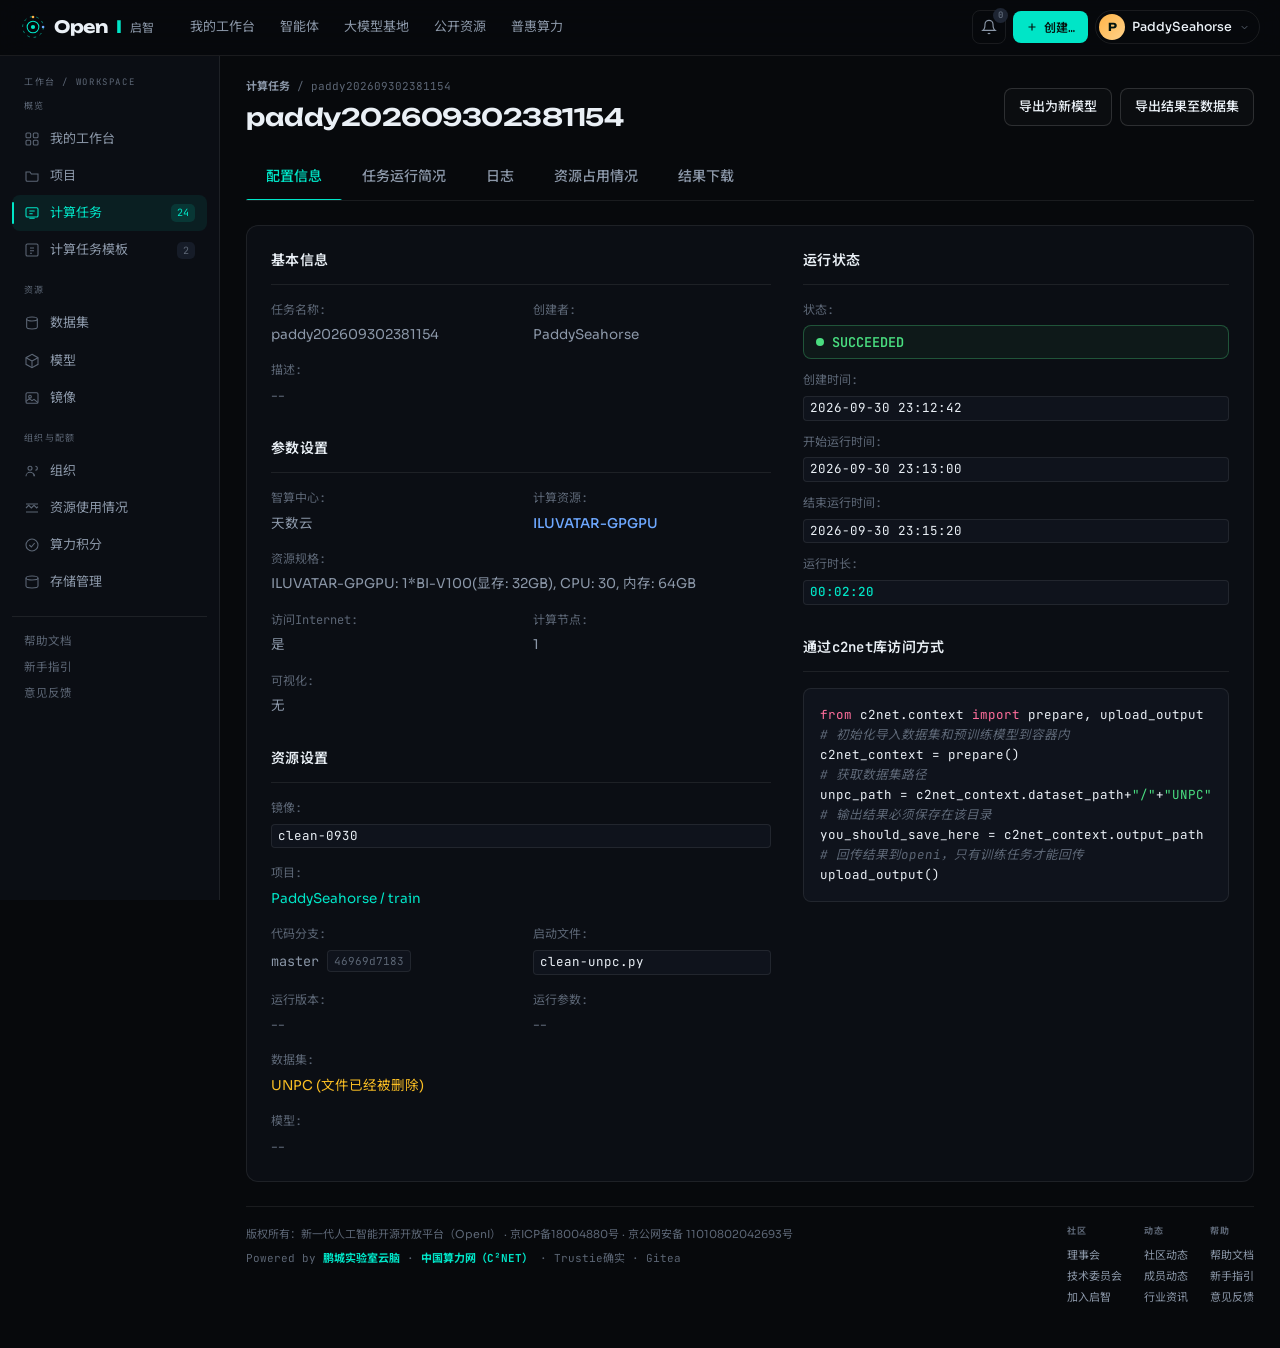
<file: ui/cloudbrains/detail/index.html>
<!DOCTYPE html>
<html lang="zh-CN"><head>
<meta charset="UTF-8">
<meta name="viewport" content="width=device-width, initial-scale=1.0">
<title>计算任务 · OpenI 启智</title>
<meta name="description" content="OpenI 启智 — 计算任务管理。查看调试、训练、推理、评测任务，管理普惠算力资源。">
<link rel="preconnect" href="https://fonts.googleapis.com">
<link rel="preconnect" href="https://fonts.gstatic.com" crossorigin="">
<link href="https://fonts.googleapis.com/css2?family=Unbounded:wght@400;500;600;700&amp;family=Sora:wght@300;400;500;600;700&amp;family=JetBrains+Mono:wght@400;500;600;700&amp;family=Noto+Sans+SC:wght@300;400;500;600;700&amp;display=swap" rel="stylesheet">
<style>
/* ============================================================
   OpenI · Neural Forge — 计算任务 (CloudBrains)
   Functional, data-dense, minimal animation. Focus on
   usability and at-a-glance status comprehension.
   ============================================================ */
:root{
  --bg:        #07090C;
  --bg-2:      #0B0E14;
  --surface:   #0F131C;
  --surface-2: #161C28;
  --surface-3: #1E2533;
  --surface-hover:#222B3C;
  --accent:    #00E5C7;
  --accent-soft:#13E3C0;
  --accent-2:  #FFB347;
  --accent-3:  #6EA8FF;
  --magenta:   #FF6E9C;
  --green:     #4ADE80;
  --red:       #F87171;
  --yellow:    #FBBF24;
  --gray:      #94A3B8;
  --text:      #EAF0F6;
  --text-dim:  #8B97A8;
  --text-mute: #5C6675;
  --border:    rgba(255,255,255,.08);
  --border-2:  rgba(255,255,255,.14);

  --f-display: 'Unbounded','Noto Sans SC',sans-serif;
  --f-body:    'Sora','Noto Sans SC',sans-serif;
  --f-mono:    'JetBrains Mono','Noto Sans SC',monospace;
  --f-cn:      'Noto Sans SC',sans-serif;

  --nav-h: 56px;
  --side-w: 220px;
  --ease: cubic-bezier(.4,0,.2,1);
}
*,*::before,*::after{box-sizing:border-box;margin:0;padding:0}
html{-webkit-text-size-adjust:100%}
body{
  font-family:var(--f-body);background:var(--bg);color:var(--text);line-height:1.55;
  -webkit-font-smoothing:antialiased;text-rendering:optimizeLegibility;font-size:14px;
}
::selection{background:var(--accent);color:#04140f}
::-webkit-scrollbar{width:10px;height:10px}
::-webkit-scrollbar-track{background:transparent}
::-webkit-scrollbar-thumb{background:var(--surface-3);border-radius:20px;border:2px solid var(--bg)}
::-webkit-scrollbar-thumb:hover{background:var(--text-mute)}
a{color:inherit;text-decoration:none}
button{font-family:inherit;cursor:pointer;border:none;background:none;color:inherit}
input,select{font-family:inherit;font-size:inherit;color:inherit}
img,svg{display:block}

/* ============================================================
   TOP NAV (compact)
   ============================================================ */
.topnav{
  position:sticky;top:0;z-index:200;height:var(--nav-h);background:rgba(7,9,12,.92);
  backdrop-filter:blur(14px) saturate(1.4);border-bottom:1px solid var(--border);
  display:flex;align-items:center;
}
.topnav__inner{max-width:1700px;margin:0 auto;padding:0 20px;width:100%;display:flex;align-items:center;gap:24px}
.logo{display:flex;align-items:center;gap:8px;font-family:var(--f-display);font-weight:700;font-size:17px;letter-spacing:-.02em;flex:none}
.logo__mark{width:26px;height:26px;flex:none}
.logo__mark svg{width:100%;height:100%}
.logo__mark .ring{animation:spin 16s linear infinite;transform-origin:center}
@keyframes spin{to{transform:rotate(360deg)}}
.logo b{color:var(--accent)}
.logo .cn{font-family:var(--f-cn);font-weight:400;color:var(--text-dim);font-size:12px;margin-left:1px}
.navlinks{display:flex;align-items:center;gap:1px;flex:1}
.navlinks a{
  font-size:13px;color:var(--text-dim);padding:7px 12px;border-radius:7px;
  transition:color .2s,background .2s;position:relative;
}
.navlinks a:hover{color:var(--text);background:rgba(255,255,255,.04)}
.navlinks a.active{color:var(--accent)}
.navlinks a.active::after{content:"";position:absolute;left:12px;right:12px;bottom:-1px;height:2px;background:var(--accent);border-radius:2px}
.navright{display:flex;align-items:center;gap:7px;flex:none}
.iconbtn{
  width:34px;height:34px;border-radius:8px;border:1px solid var(--border);display:grid;place-items:center;
  color:var(--text-dim);transition:.2s;position:relative;
}
.iconbtn:hover{border-color:var(--border-2);color:var(--text)}
.iconbtn svg{width:16px;height:16px}
.badge{position:absolute;top:-3px;right:-3px;min-width:15px;height:15px;padding:0 4px;border-radius:8px;background:var(--surface-3);color:var(--text-mute);font-family:var(--f-mono);font-size:9px;font-weight:700;display:grid;place-items:center;line-height:1}
.create-btn{
  display:inline-flex;align-items:center;gap:6px;font-family:var(--f-mono);font-size:12px;font-weight:600;
  padding:7px 13px;border-radius:8px;background:var(--accent);color:#04140f;transition:.2s;
}
.create-btn:hover{background:#3ff0d8}
.create-btn svg{width:12px;height:12px}
.user-btn{
  display:flex;align-items:center;gap:7px;padding:3px 9px 3px 3px;border-radius:999px;border:1px solid var(--border);transition:.2s;
}
.user-btn:hover{border-color:var(--border-2)}
.avatar{width:26px;height:26px;border-radius:50%;flex:none;display:grid;place-items:center;font-family:var(--f-display);font-weight:700;font-size:11px;color:#04140f;background:linear-gradient(135deg,var(--accent-2),#ffd28a)}
.user-btn .uname{font-size:12.5px;font-weight:500;max-width:110px;overflow:hidden;text-overflow:ellipsis;white-space:nowrap}
.user-btn .chev{width:11px;height:11px;color:var(--text-mute)}

/* ============================================================
   SHELL
   ============================================================ */
.shell{display:flex;align-items:flex-start;min-height:calc(100vh - var(--nav-h))}
.sidebar{
  position:sticky;top:var(--nav-h);width:var(--side-w);height:calc(100vh - var(--nav-h));
  flex:none;border-right:1px solid var(--border);overflow-y:auto;padding:16px 12px 24px;background:var(--bg-2);
}
.side-brand{font-family:var(--f-mono);font-size:9px;letter-spacing:.18em;color:var(--text-mute);text-transform:uppercase;padding:4px 12px 10px}
.side-group{margin-bottom:16px}
.side-grp-label{font-family:var(--f-mono);font-size:9px;letter-spacing:.14em;color:var(--text-mute);text-transform:uppercase;padding:0 12px 7px}
.side-item{
  display:flex;align-items:center;gap:10px;padding:8px 12px;border-radius:8px;font-size:13px;color:var(--text-dim);
  transition:background .2s,color .2s;position:relative;margin-bottom:1px;
}
.side-item .ic{width:16px;height:16px;flex:none;color:var(--text-mute);transition:color .2s}
.side-item .ic svg{width:100%;height:100%}
.side-item:hover{background:var(--surface);color:var(--text)}
.side-item:hover .ic{color:var(--text-dim)}
.side-item.active{background:rgba(0,229,199,.08);color:var(--accent)}
.side-item.active .ic{color:var(--accent)}
.side-item.active::before{content:"";position:absolute;left:0;top:7px;bottom:7px;width:2px;background:var(--accent);border-radius:2px}
.side-item .cnt{margin-left:auto;font-family:var(--f-mono);font-size:10px;color:var(--text-mute);background:var(--surface-2);padding:1px 6px;border-radius:5px}
.side-item.active .cnt{background:rgba(0,229,199,.12);color:var(--accent)}
.side-foot{margin-top:auto;padding:12px 12px 4px;border-top:1px solid var(--border)}
.side-foot a{display:block;font-size:11.5px;color:var(--text-mute);padding:4px 0;transition:color .2s}
.side-foot a:hover{color:var(--accent)}

.main{flex:1;min-width:0;padding:22px 26px 40px;max-width:calc(100% - var(--side-w))}

/* ============================================================
   PAGE HEADER
   ============================================================ */
.pagehead{margin-bottom:18px}
.pagehead__top{display:flex;align-items:center;justify-content:space-between;gap:16px;flex-wrap:wrap;margin-bottom:10px}
.pagehead__title{display:flex;align-items:center;gap:12px}
.pagehead__title h1{font-family:var(--f-display);font-weight:600;font-size:24px;letter-spacing:-.02em}
.breadcrumb{font-family:var(--f-mono);font-size:11px;color:var(--text-mute);margin-bottom:4px}
.breadcrumb b{color:var(--text-dim)}
.breadcrumb span{color:var(--text-mute)}
.pagehead__actions{display:flex;gap:8px;align-items:center}
.btn{
  display:inline-flex;align-items:center;gap:.45em;font-family:var(--f-body);font-size:13px;font-weight:500;
  padding:8px 14px;border-radius:8px;transition:.2s;white-space:nowrap;
}
.btn--primary{background:var(--accent);color:#04140f;font-weight:600}
.btn--primary:hover{background:#3ff0d8}
.btn--primary svg{width:13px;height:13px}
.btn--ghost{border:1px solid var(--border-2);color:var(--text);background:rgba(255,255,255,.02)}
.btn--ghost:hover{border-color:var(--accent);color:var(--accent)}
.btn--ghost svg{width:14px;height:14px}

/* notice bar */
.notice{
  display:flex;align-items:flex-start;gap:12px;padding:12px 16px;border-radius:10px;
  background:rgba(255,179,71,.06);border:1px solid rgba(255,179,71,.18);margin-bottom:18px;
}
.notice__ic{width:18px;height:18px;color:var(--accent-2);flex:none;margin-top:1px}
.notice__ic svg{width:100%;height:100%}
.notice__txt{font-size:12.5px;color:var(--text-dim);line-height:1.6;flex:1}
.notice__txt b{color:var(--text);font-weight:600}
.notice__txt .hl{color:var(--accent-2);font-weight:500}
.notice__txt a{color:var(--accent);font-family:var(--f-mono);font-size:12px}
.notice__txt a:hover{text-decoration:underline}
.notice__close{color:var(--text-mute);font-size:16px;padding:0 4px;transition:color .2s;flex:none}
.notice__close:hover{color:var(--text)}

/* ============================================================
   SUMMARY STATS STRIP
   ============================================================ */
.sumstrip{
  display:grid;grid-template-columns:repeat(5,1fr);gap:1px;background:var(--border);
  border:1px solid var(--border);border-radius:12px;overflow:hidden;margin-bottom:18px;
}
.sum{
  background:var(--bg-2);padding:14px 18px;display:flex;align-items:center;gap:13px;transition:background .2s;
}
.sum:hover{background:var(--surface)}
.sum__ic{width:34px;height:34px;border-radius:9px;display:grid;place-items:center;flex:none}
.sum__ic svg{width:17px;height:17px}
.sum__ic.g{background:rgba(74,222,128,.1);color:var(--green)}
.sum__ic.a{background:rgba(0,229,199,.1);color:var(--accent)}
.sum__ic.y{background:rgba(251,191,36,.1);color:var(--yellow)}
.sum__ic.r{background:rgba(248,113,113,.1);color:var(--red)}
.sum__ic.b{background:rgba(110,168,255,.1);color:var(--accent-3)}
.sum__txt .v{font-family:var(--f-display);font-weight:600;font-size:20px;letter-spacing:-.01em;line-height:1.2}
.sum__txt .v .u{font-size:12px;color:var(--text-mute);font-weight:400;margin-left:2px}
.sum__txt .l{font-size:11px;color:var(--text-mute);margin-top:2px}

/* ============================================================
   FILTER BAR
   ============================================================ */
.filters{
  display:flex;align-items:center;gap:10px;flex-wrap:wrap;padding:14px 16px;
  border:1px solid var(--border);border-radius:12px;background:var(--surface);margin-bottom:14px;
}
.select{position:relative;flex:1;min-width:150px;max-width:260px}
.select__btn{
  width:100%;display:flex;align-items:center;justify-content:space-between;gap:8px;
  padding:8px 12px;border:1px solid var(--border-2);border-radius:8px;background:var(--bg-2);
  font-size:13px;color:var(--text);transition:border-color .2s;min-height:36px;
}
.select__btn:hover{border-color:var(--accent)}
.select__btn .lb{display:flex;align-items:center;gap:7px;color:var(--text-dim)}
.select__btn .lb .k{color:var(--text-mute);font-size:11px}
.select__btn .vl{color:var(--text);font-weight:500}
.select__btn .chev{width:13px;height:13px;color:var(--text-mute);transition:transform .2s}
.select.open .select__btn .chev{transform:rotate(180deg)}
.select.open .select__btn{border-color:var(--accent)}
.select__menu{
  position:absolute;top:calc(100% + 6px);left:0;right:0;min-width:100%;background:var(--surface);
  border:1px solid var(--border-2);border-radius:10px;padding:6px;max-height:320px;overflow-y:auto;
  opacity:0;visibility:hidden;transform:translateY(-4px);transition:.2s;z-index:50;
  box-shadow:0 20px 50px -15px rgba(0,0,0,.7);
}
.select.open .select__menu{opacity:1;visibility:visible;transform:none}
.opt{
  display:flex;align-items:center;gap:8px;padding:7px 10px;border-radius:7px;font-size:12.5px;color:var(--text-dim);
  transition:background .15s,color .15s;cursor:pointer;white-space:nowrap;
}
.opt:hover{background:var(--surface-2);color:var(--text)}
.opt.sel{color:var(--accent)}
.opt.sel::after{content:"✓";margin-left:auto;font-family:var(--f-mono);color:var(--accent)}
.opt .ct{margin-left:auto;font-family:var(--f-mono);font-size:10px;color:var(--text-mute)}
.opt__search{
  position:sticky;top:0;background:var(--surface);padding:6px;margin-bottom:4px;border-bottom:1px solid var(--border);
}
.opt__search input{
  width:100%;background:var(--bg-2);border:1px solid var(--border);border-radius:6px;padding:6px 10px;
  font-size:12px;color:var(--text);outline:none;
}
.opt__search input:focus{border-color:var(--accent)}
.opt__search input::placeholder{color:var(--text-mute)}
.filters__right{display:flex;gap:8px;align-items:center;margin-left:auto}
.search-box{
  position:relative;display:flex;align-items:center;gap:7px;padding:0 12px;border:1px solid var(--border-2);
  border-radius:8px;background:var(--bg-2);min-height:36px;transition:border-color .2s;
}
.search-box:focus-within{border-color:var(--accent)}
.search-box svg{width:14px;height:14px;color:var(--text-mute);flex:none}
.search-box input{background:none;border:none;outline:none;width:160px;font-size:12.5px;color:var(--text)}
.search-box input::placeholder{color:var(--text-mute)}
.iconbtn-sm{
  width:36px;height:36px;border-radius:8px;border:1px solid var(--border-2);display:grid;place-items:center;
  color:var(--text-dim);transition:.2s;background:var(--bg-2);
}
.iconbtn-sm:hover{border-color:var(--accent);color:var(--accent)}
.iconbtn-sm svg{width:15px;height:15px}

/* active filter chips */
.chips{display:flex;gap:8px;flex-wrap:wrap;margin-bottom:14px;min-height:0}
.chips:empty{display:none}
.chip{
  display:inline-flex;align-items:center;gap:7px;font-size:12px;color:var(--text);
  background:rgba(0,229,199,.08);border:1px solid rgba(0,229,199,.25);padding:5px 10px 5px 12px;border-radius:7px;
}
.chip .k{color:var(--accent);font-family:var(--f-mono);font-size:10px}
.chip .x{color:var(--text-mute);cursor:pointer;padding:0 2px;font-size:14px;line-height:1;transition:color .2s}
.chip .x:hover{color:var(--red)}
.chips__clear{font-family:var(--f-mono);font-size:11px;color:var(--text-mute);padding:5px 8px;transition:color .2s}
.chips__clear:hover{color:var(--accent)}

/* ============================================================
   DATA TABLE
   ============================================================ */
.table-wrap{
  border:1px solid var(--border);border-radius:12px;overflow:hidden;background:var(--surface);
}
.table-scroll{overflow-x:auto}
table.tasks{width:100%;border-collapse:collapse;min-width:1100px}
table.tasks th{
  background:var(--bg-2);text-align:left;font-family:var(--f-mono);font-size:11px;font-weight:500;
  letter-spacing:.04em;color:var(--text-mute);text-transform:uppercase;padding:12px 16px;
  border-bottom:1px solid var(--border);white-space:nowrap;user-select:none;cursor:pointer;position:relative;
}
table.tasks th:hover{color:var(--text-dim)}
table.tasks th .sort{display:inline-block;width:10px;color:var(--text-mute);margin-left:4px}
table.tasks th.sorted{color:var(--accent)}
table.tasks th.sorted .sort{color:var(--accent)}
table.tasks td{
  padding:13px 16px;border-bottom:1px solid var(--border);font-size:13px;color:var(--text-dim);
  vertical-align:top;white-space:nowrap;
}
table.tasks tbody tr{transition:background .15s}
table.tasks tbody tr:hover{background:var(--surface-2)}
table.tasks tbody tr:last-child td{border-bottom:none}
table.tasks td .mono{font-family:var(--f-mono);font-size:12.5px}
/* task name */
.tname{display:flex;align-items:center;gap:8px}
.tname a{font-family:var(--f-mono);font-size:12.5px;color:var(--accent);font-weight:500;transition:color .2s}
.tname a:hover{color:#3ff0d8;text-decoration:underline}
.ttype-badge{
  font-family:var(--f-mono);font-size:10px;font-weight:600;padding:2px 7px;border-radius:5px;
  display:inline-flex;align-items:center;gap:4px;white-space:nowrap;
}
.ttype-badge .d{width:5px;height:5px;border-radius:50%}
.ttype-TRAIN{background:rgba(0,229,199,.1);color:var(--accent)}
.ttype-TRAIN .d{background:var(--accent)}
.ttype-DEBUG{background:rgba(110,168,255,.1);color:var(--accent-3)}
.ttype-DEBUG .d{background:var(--accent-3)}
.ttype-INFERENCE{background:rgba(255,179,71,.1);color:var(--accent-2)}
.ttype-INFERENCE .d{background:var(--accent-2)}
/* status badge */
.status{display:inline-flex;align-items:center;gap:6px;font-family:var(--f-mono);font-size:11px;font-weight:600;padding:3px 9px;border-radius:6px;white-space:nowrap}
.status .d{width:6px;height:6px;border-radius:50%}
.status-SUCCEEDED{background:rgba(74,222,128,.1);color:var(--green)}
.status-SUCCEEDED .d{background:var(--green)}
.status-FAILED{background:rgba(248,113,113,.1);color:var(--red)}
.status-FAILED .d{background:var(--red)}
.status-STOPPED{background:rgba(148,163,184,.12);color:var(--gray)}
.status-STOPPED .d{background:var(--gray)}
.status-RUNNING{background:rgba(0,229,199,.1);color:var(--accent)}
.status-RUNNING .d{background:var(--accent);animation:bk 1.6s infinite}
.status-WAITING{background:rgba(251,191,36,.1);color:var(--yellow)}
.status-WAITING .d{background:var(--yellow);animation:bk 1.6s infinite}
@keyframes bk{0%,100%{opacity:1}50%{opacity:.3}}
/* resource info */
.res-info{display:flex;flex-direction:column;gap:3px}
.res-info .ln{display:flex;gap:6px;font-size:11.5px;white-space:nowrap}
.res-info .ln .k{color:var(--text-mute);min-width:60px}
.res-info .ln .v{color:var(--text-dim);font-weight:500}
.res-info .ln .v.hl{color:var(--accent)}
/* duration */
.dur{font-family:var(--f-mono);font-size:12px;color:var(--text-dim)}
.dur.dim{color:var(--text-mute)}
/* project */
.proj{font-size:12px;color:var(--text-dim)}
.proj .u{color:var(--accent-3);font-weight:500}
.proj .sep{color:var(--text-mute);margin:0 4px}
.proj .r{color:var(--text-dim)}
/* actions */
.acts-cell{position:relative}
.acts-btns{display:flex;gap:4px;align-items:center}
.act-icon{
  width:30px;height:30px;border-radius:7px;display:grid;place-items:center;color:var(--text-mute);
  border:1px solid transparent;transition:.2s;
}
.act-icon:hover{color:var(--accent);border-color:var(--border);background:var(--surface-3)}
.act-icon.danger:hover{color:var(--red)}
.act-icon svg{width:14px;height:14px}
.act-more{
  width:30px;height:30px;border-radius:7px;display:grid;place-items:center;color:var(--text-mute);
  border:1px solid transparent;transition:.2s;position:relative;
}
.act-more:hover{color:var(--text);background:var(--surface-3)}
.act-more.open{color:var(--accent);background:var(--surface-3)}
.act-more svg{width:14px;height:14px}
.act-menu{
  position:absolute;right:0;top:calc(100% + 4px);min-width:170px;background:var(--surface);
  border:1px solid var(--border-2);border-radius:9px;padding:5px;z-index:40;
  opacity:0;visibility:hidden;transform:translateY(-4px);transition:.18s;
  box-shadow:0 20px 50px -15px rgba(0,0,0,.7);
}
.act-more.open .act-menu{opacity:1;visibility:visible;transform:none}
.act-menu a,.act-menu button{
  display:flex;align-items:center;gap:9px;width:100%;text-align:left;padding:7px 10px;border-radius:6px;
  font-size:12.5px;color:var(--text-dim);transition:.15s;
}
.act-menu a:hover,.act-menu button:hover{background:var(--surface-2);color:var(--text)}
.act-menu .ic{width:14px;height:14px;color:var(--text-mute);flex:none}
.act-menu .ic svg{width:100%;height:100%}
.act-menu .ic.danger{color:var(--red)}
.act-menu .sep{height:1px;background:var(--border);margin:4px 6px}
/* checkbox col */
.cb{width:16px;height:16px;accent-color:var(--accent);cursor:pointer}

/* empty row */
.empty-row td{text-align:center;padding:40px;color:var(--text-mute)}

/* ============================================================
   TABLE FOOTER — bulk + pagination
   ============================================================ */
.tbl-foot{
  display:flex;align-items:center;justify-content:space-between;gap:16px;flex-wrap:wrap;
  padding:12px 16px;border-top:1px solid var(--border);background:var(--bg-2);
}
.tbl-foot__l{display:flex;align-items:center;gap:14px;flex-wrap:wrap}
.bulk-info{font-size:12px;color:var(--text-dim);display:flex;align-items:center;gap:8px}
.bulk-info b{color:var(--accent);font-family:var(--f-mono)}
.bulk-actions{display:flex;gap:6px}
.bulk-actions button{
  font-size:12px;padding:5px 11px;border-radius:6px;border:1px solid var(--border-2);color:var(--text-dim);
  background:var(--surface);transition:.2s;
}
.bulk-actions button:hover{border-color:var(--accent);color:var(--accent)}
.bulk-actions button.danger:hover{border-color:var(--red);color:var(--red)}
.psize{display:flex;align-items:center;gap:6px;font-size:12px;color:var(--text-mute)}
.psize select{
  background:var(--surface);border:1px solid var(--border-2);border-radius:6px;padding:4px 8px;color:var(--text);
  font-size:12px;outline:none;cursor:pointer;
}
.psize select:focus{border-color:var(--accent)}
.pager{display:flex;align-items:center;gap:4px}
.pager button{
  min-width:30px;height:30px;padding:0 8px;border-radius:7px;border:1px solid var(--border);color:var(--text-dim);
  background:var(--surface);font-family:var(--f-mono);font-size:12px;transition:.2s;
}
.pager button:hover:not(:disabled):not(.active){border-color:var(--accent);color:var(--accent)}
.pager button.active{background:var(--accent);color:#04140f;border-color:var(--accent);font-weight:600}
.pager button:disabled{opacity:.4;cursor:not-allowed}
.pager .dots{color:var(--text-mute);padding:0 4px}
.jump{display:flex;align-items:center;gap:6px;font-size:12px;color:var(--text-mute)}
.jump input{width:42px;background:var(--surface);border:1px solid var(--border-2);border-radius:6px;padding:4px;text-align:center;font-size:12px;color:var(--text);outline:none}
.jump input:focus{border-color:var(--accent)}

/* ============================================================
   FOOTER
   ============================================================ */
.foot{
  margin-top:24px;border-top:1px solid var(--border);padding:18px 0 0;
  display:flex;justify-content:space-between;align-items:flex-start;gap:20px;flex-wrap:wrap;
}
.foot__l{font-size:11px;color:var(--text-mute);line-height:1.7;max-width:560px}
.foot__l .powered{font-family:var(--f-mono);margin-top:5px}
.foot__l .powered b{color:var(--accent)}
.foot__r{display:flex;gap:22px;flex-wrap:wrap}
.foot__col h5{font-family:var(--f-mono);font-size:9px;letter-spacing:.14em;text-transform:uppercase;color:var(--text-mute);margin-bottom:6px}
.foot__col a{display:block;font-size:11px;color:var(--text-dim);padding:2px 0;transition:color .2s}
.foot__col a:hover{color:var(--accent)}

/* ============================================================
   RESPONSIVE
   ============================================================ */
@media (max-width:1100px){
  .sumstrip{grid-template-columns:repeat(3,1fr)}
}
@media (max-width:860px){
  :root{--side-w:0px}
  .sidebar{display:none}
  .main{padding:18px 14px 32px;max-width:100%}
  .navlinks{display:none}
  .user-btn .uname{display:none}
  .sumstrip{grid-template-columns:repeat(2,1fr)}
  .filters{flex-direction:column;align-items:stretch}
  .select{max-width:none}
  .filters__right{margin-left:0;flex-wrap:wrap}
  .search-box input{width:120px}
}
@media (max-width:520px){
  .sumstrip{grid-template-columns:1fr}
  .pagehead__title h1{font-size:20px}
}

/* ============================================================
   CloudBrain Detail Page Styles
   ============================================================ */
.breadcrumb a { color: var(--text-dim); transition: color .2s; }
.breadcrumb a:hover { color: var(--accent); }

/* Tabs */
.detail-tabs { display: flex; border-bottom: 1px solid var(--border); margin-bottom: 24px; overflow-x: auto; }
.detail-tabs::-webkit-scrollbar { height: 0px; display: none; }
.dtab { padding: 12px 20px; font-size: 14px; font-weight: 500; color: var(--text-dim); cursor: pointer; position: relative; white-space: nowrap; transition: color .2s; }
.dtab:hover { color: var(--text); }
.dtab.active { color: var(--accent); }
.dtab.active::after { content: ""; position: absolute; left: 0; right: 0; bottom: -1px; height: 2px; background: var(--accent); border-radius: 2px 2px 0 0; }

/* Content Layout */
.detail-content { background: var(--bg-2); border-radius: 12px; border: 1px solid var(--border); padding: 24px; min-height: 500px; }
.pane-content { color: var(--text-dim); font-size: 13px; }
.layout-wrapper { display: flex; gap: 32px; align-items: flex-start; }
.left-column { flex: 2; display: flex; flex-direction: column; gap: 32px; }
.right-column { flex: 1; display: flex; flex-direction: column; gap: 32px; }

/* Field Groups */
.field-group { display: flex; flex-direction: column; gap: 12px; }
.field-title { font-family: var(--f-mono); font-size: 14px; font-weight: 600; color: var(--text); letter-spacing: 0.02em; }
.field-divider { height: 1px; background: var(--border); width: 100%; margin-bottom: 4px; }
.field-grid { display: grid; grid-template-columns: repeat(2, 1fr); gap: 16px 24px; }
.field-grid.status-grid { grid-template-columns: 1fr; gap: 12px; }

/* Field Items */
.field-item { display: flex; flex-direction: column; gap: 6px; }
.field-item.full-width { grid-column: 1 / -1; }
.field-item label { font-size: 12px; color: var(--text-mute); font-family: var(--f-mono); }
.field-item span { font-size: 13.5px; color: var(--text-dim); line-height: 1.5; word-break: break-all; }
.field-item span.empty { color: var(--text-mute); }
.field-item span.hl { color: var(--accent-3); font-weight: 500; }
.field-item span.mono { font-family: var(--f-mono); font-size: 12.5px; color: var(--text); background: var(--surface); padding: 2px 6px; border-radius: 4px; border: 1px solid var(--border); }
.field-item span.link { color: var(--accent); cursor: pointer; transition: color .2s; }
.field-item span.link:hover { color: #3ff0d8; text-decoration: underline; }
.field-item span.warn { color: var(--yellow); }

.branch { display: inline-flex; align-items: center; gap: 8px; font-family: var(--f-mono); }
.commit-id { font-size: 11px !important; color: var(--text-mute) !important; background: var(--surface); padding: 2px 6px; border-radius: 4px; border: 1px solid var(--border); }

/* Status Badge */
.status-badge { display: inline-flex; align-items: center; gap: 8px; padding: 6px 12px; border-radius: 8px; font-family: var(--f-mono); font-size: 13px; font-weight: 600; background: var(--surface); border: 1px solid var(--border); }
.status-badge.success { border-color: rgba(74,222,128,.3); color: var(--green); background: rgba(74,222,128,.05); }
.status-badge.success .d { width: 8px; height: 8px; border-radius: 50%; background: var(--green); }
.dur { color: var(--accent) !important; font-weight: 500; }

/* Code Block */
.code-block { background: var(--surface); border: 1px solid var(--border); border-radius: 8px; padding: 16px; font-family: var(--f-mono); font-size: 12.5px; line-height: 1.6; overflow-x: auto; }
.code-line { color: var(--text); white-space: pre; }
.code-line .kw { color: var(--magenta); }
.code-line .cmt { color: var(--text-mute); font-style: italic; }
.code-line .str { color: var(--green); }

.text-sm { font-size: 12px; color: var(--text-mute); display: flex; align-items: center; }

/* Responsive */
@media (max-width: 900px) {
  .layout-wrapper { flex-direction: column; }
  .left-column, .right-column { width: 100%; }
}
@media (max-width: 600px) {
  .field-grid { grid-template-columns: 1fr; }
}
</style>
</head>
<body>

<!-- ============ TOP NAV ============ -->
<header class="topnav">
  <div class="topnav__inner">
    <a href="/dashboard" class="logo" aria-label="OpenI 启智">
      <span class="logo__mark">
        <svg viewBox="0 0 40 40" fill="none">
          <g class="ring"><circle cx="20" cy="20" r="16" stroke="#00E5C7" stroke-width="1.4" stroke-dasharray="4 6" opacity=".6"></circle></g>
          <circle cx="20" cy="20" r="9" stroke="#00E5C7" stroke-width="1.6"></circle>
          <circle cx="20" cy="20" r="3.2" fill="#00E5C7"></circle>
          <circle cx="20" cy="4.5" r="2" fill="#FFB347"></circle>
          <circle cx="35.5" cy="20" r="2" fill="#6EA8FF"></circle>
        </svg>
      </span>
      Open<b>I</b> <span class="cn">启智</span>
    </a>
    <nav class="navlinks">
      <a href="/dashboard">我的工作台</a>
      <a href="/agent">智能体</a>
      <a href="/modelbase">大模型基地</a>
      <a href="/explore/datasets">公开资源</a>
      <a href="/computingpower/demand">普惠算力</a>
    </nav>
    <div class="navright">
      <a href="#" class="iconbtn" aria-label="通知"><svg viewBox="0 0 24 24" fill="none" stroke="currentColor" stroke-width="1.7"><path d="M18 8A6 6 0 006 8c0 7-3 9-3 9h18s-3-2-3-9M13.7 21a2 2 0 01-3.4 0"></path></svg><span class="badge">0</span></a>
      <button class="create-btn"><svg viewBox="0 0 24 24" fill="none" stroke="currentColor" stroke-width="2.4"><path d="M12 5v14M5 12h14"></path></svg>创建…</button>
      <button class="user-btn"><span class="avatar">P</span><span class="uname">PaddySeahorse</span><svg class="chev" viewBox="0 0 24 24" fill="none" stroke="currentColor" stroke-width="2"><path d="M6 9l6 6 6-6"></path></svg></button>
    </div>
  </div>
</header>

<!-- ============ SHELL ============ -->
<div class="shell">
  <!-- SIDEBAR -->
  <aside class="sidebar">
    <div class="side-brand">工作台 / Workspace</div>
    <div class="side-group">
      <div class="side-grp-label">概览</div>
      <a href="/dashboard" class="side-item"><span class="ic"><svg viewBox="0 0 24 24" fill="none" stroke="currentColor" stroke-width="1.6"><rect x="3" y="3" width="7" height="7" rx="1.5"></rect><rect x="14" y="3" width="7" height="7" rx="1.5"></rect><rect x="3" y="14" width="7" height="7" rx="1.5"></rect><rect x="14" y="14" width="7" height="7" rx="1.5"></rect></svg></span>我的工作台</a>
      <a href="/projects" class="side-item"><span class="ic"><svg viewBox="0 0 24 24" fill="none" stroke="currentColor" stroke-width="1.6"><path d="M3 6h6l2 3h10v9a2 2 0 01-2 2H5a2 2 0 01-2-2z"></path></svg></span>项目</a>
      <a href="/cloudbrains" class="side-item active"><span class="ic"><svg viewBox="0 0 24 24" fill="none" stroke="currentColor" stroke-width="1.6"><rect x="3" y="4" width="18" height="14" rx="2"></rect><path d="M8 20h8M8 9h8M8 13h5"></path></svg></span>计算任务<span class="cnt">24</span></a>
      <a href="/ai_task_tmpl" class="side-item"><span class="ic"><svg viewBox="0 0 24 24" fill="none" stroke="currentColor" stroke-width="1.6"><rect x="3" y="3" width="18" height="18" rx="2"></rect><path d="M9 9h6M9 13h6M9 17h3"></path></svg></span>计算任务模板<span class="cnt">2</span></a>
    </div>
    <div class="side-group">
      <div class="side-grp-label">资源</div>
      <a href="/datasets" class="side-item"><span class="ic"><svg viewBox="0 0 24 24" fill="none" stroke="currentColor" stroke-width="1.6"><ellipse cx="12" cy="6" rx="8" ry="3"></ellipse><path d="M4 6v12c0 1.7 3.6 3 8 3s8-1.3 8-3V6"></path></svg></span>数据集</a>
      <a href="/models" class="side-item"><span class="ic"><svg viewBox="0 0 24 24" fill="none" stroke="currentColor" stroke-width="1.6"><path d="M12 2l9 5v10l-9 5-9-5V7z"></path><path d="M12 12l9-5M12 12v10M12 12L3 7"></path></svg></span>模型</a>
      <a href="/images" class="side-item"><span class="ic"><svg viewBox="0 0 24 24" fill="none" stroke="currentColor" stroke-width="1.6"><rect x="3" y="4" width="18" height="16" rx="2"></rect><circle cx="9" cy="10" r="2"></circle><path d="M3 17l5-4 4 3 3-2 6 5"></path></svg></span>镜像</a>
    </div>
    <div class="side-group">
      <div class="side-grp-label">组织与配额</div>
      <a href="/orgs" class="side-item"><span class="ic"><svg viewBox="0 0 24 24" fill="none" stroke="currentColor" stroke-width="1.6"><circle cx="9" cy="8" r="3"></circle><path d="M3 20a6 6 0 0112 0M17 11a3 3 0 100-6M16 20a6 6 0 00-3-5.2"></path></svg></span>组织</a>
      <a href="/resource" class="side-item"><span class="ic"><svg viewBox="0 0 24 24" fill="none" stroke="currentColor" stroke-width="1.6"><path d="M3 12l4-4 4 4 4-4 4 4 2-2"></path><path d="M3 18h18M3 6h18"></path></svg></span>资源使用情况</a>
      <a href="/points" class="side-item"><span class="ic"><svg viewBox="0 0 24 24" fill="none" stroke="currentColor" stroke-width="1.6"><circle cx="12" cy="12" r="9"></circle><path d="M8 12l3 3 5-6"></path></svg></span>算力积分</a>
      <a href="/storage" class="side-item"><span class="ic"><svg viewBox="0 0 24 24" fill="none" stroke="currentColor" stroke-width="1.6"><ellipse cx="12" cy="6" rx="9" ry="3"></ellipse><path d="M3 6v12c0 1.7 4 3 9 3s9-1.3 9-3V6"></path></svg></span>存储管理</a>
    </div>
    <div class="side-foot">
      <a href="#">帮助文档</a><a href="#">新手指引</a><a href="#">意见反馈</a>
    </div>
  </aside>

  <!-- MAIN -->
  <main class="main">
    <!-- page header -->
    <div class="pagehead">
      <div class="pagehead__top">
        <div class="pagehead__title">
          <div>
            <div class="breadcrumb"><a href="/cloudbrains"><b>计算任务</b></a> <span>/</span> paddy202609302381154</div>
            <h1>paddy202609302381154</h1>
          </div>
        </div>
        <div class="pagehead__actions">
          <a href="#" class="btn btn--ghost">导出为新模型</a>
          <a href="#" class="btn btn--ghost">导出结果至数据集</a>
        </div>
      </div>
    </div>

    <!-- tabs -->
    <div class="detail-tabs">
      <div class="dtab active" onclick="switchTab(this, 'configInfo')">配置信息</div>
      <div class="dtab" onclick="switchTab(this, 'operationProfile')">任务运行简况</div>
      <div class="dtab" onclick="switchTab(this, 'logs')">日志</div>
      <div class="dtab" onclick="switchTab(this, 'resourceUsage')">资源占用情况</div>
      <div class="dtab" onclick="switchTab(this, 'resultDownload')">结果下载</div>
    </div>

    <!-- content container -->
    <div class="detail-content" id="configInfo">
      <div class="layout-wrapper">
        <div class="left-column">
          <!-- 基本信息 -->
          <div class="field-group">
            <div class="field-title">基本信息</div>
            <div class="field-divider"></div>
            <div class="field-grid">
              <div class="field-item"><label>任务名称:</label><span>paddy202609302381154</span></div>
              <div class="field-item"><label>创建者:</label><span>PaddySeahorse</span></div>
              <div class="field-item"><label>描述:</label><span class="empty">--</span></div>
            </div>
          </div>

          <!-- 参数设置 -->
          <div class="field-group">
            <div class="field-title">参数设置</div>
            <div class="field-divider"></div>
            <div class="field-grid">
              <div class="field-item"><label>智算中心:</label><span>天数云</span></div>
              <div class="field-item"><label>计算资源:</label><span class="hl">ILUVATAR-GPGPU</span></div>
              <div class="field-item full-width"><label>资源规格:</label><span>ILUVATAR-GPGPU: 1*BI-V100(显存: 32GB), CPU: 30, 内存: 64GB</span></div>
              <div class="field-item"><label>访问Internet:</label><span>是</span></div>
              <div class="field-item"><label>计算节点:</label><span>1</span></div>
              <div class="field-item"><label>可视化:</label><span>无</span></div>
            </div>
          </div>

          <!-- 资源设置 -->
          <div class="field-group">
            <div class="field-title">资源设置</div>
            <div class="field-divider"></div>
            <div class="field-grid">
              <div class="field-item full-width"><label>镜像:</label><span class="mono">clean-0930</span></div>
              <div class="field-item full-width"><label>项目:</label><span class="link">PaddySeahorse / train</span></div>
              <div class="field-item"><label>代码分支:</label><span class="branch">master<span class="commit-id">46969d7183</span></span></div>
              <div class="field-item"><label>启动文件:</label><span class="mono">clean-unpc.py</span></div>
              <div class="field-item"><label>运行版本:</label><span class="empty">--</span></div>
              <div class="field-item"><label>运行参数:</label><span class="empty">--</span></div>
              <div class="field-item full-width"><label>数据集:</label><span class="warn">UNPC (文件已经被删除)</span></div>
              <div class="field-item"><label>模型:</label><span class="empty">--</span></div>
            </div>
          </div>
        </div>

        <div class="right-column">
          <!-- 运行状态 -->
          <div class="field-group">
            <div class="field-title">运行状态</div>
            <div class="field-divider"></div>
            <div class="field-grid status-grid">
              <div class="field-item full-width"><label>状态:</label><span class="status-badge success"><span class="d"></span>SUCCEEDED</span></div>
              <div class="field-item full-width"><label>创建时间:</label><span class="mono">2026-09-30 23:12:42</span></div>
              <div class="field-item full-width"><label>开始运行时间:</label><span class="mono">2026-09-30 23:13:00</span></div>
              <div class="field-item full-width"><label>结束运行时间:</label><span class="mono">2026-09-30 23:15:20</span></div>
              <div class="field-item full-width"><label>运行时长:</label><span class="mono dur">00:02:20</span></div>
            </div>
          </div>

          <!-- 通过c2net库访问方式 -->
          <div class="field-group">
            <div class="field-title">通过c2net库访问方式</div>
            <div class="field-divider"></div>
            <div class="code-block">
              <div class="code-line"><span class="kw">from</span> c2net.context <span class="kw">import</span> prepare, upload_output</div>
              <div class="code-line"></div>
              <div class="code-line"><span class="cmt"># 初始化导入数据集和预训练模型到容器内</span></div>
              <div class="code-line">c2net_context = prepare()</div>
              <div class="code-line"></div>
              <div class="code-line"><span class="cmt"># 获取数据集路径</span></div>
              <div class="code-line">unpc_path = c2net_context.dataset_path+<span class="str">"/"</span>+<span class="str">"UNPC"</span></div>
              <div class="code-line"></div>
              <div class="code-line"><span class="cmt"># 输出结果必须保存在该目录</span></div>
              <div class="code-line">you_should_save_here = c2net_context.output_path</div>
              <div class="code-line"></div>
              <div class="code-line"><span class="cmt"># 回传结果到openi，只有训练任务才能回传</span></div>
              <div class="code-line">upload_output()</div>
            </div>
          </div>
        </div>
      </div>
    </div>

    <div class="detail-content" id="operationProfile" style="display: none;">
      <div class="pane-content">暂无信息</div>
    </div>

    <div class="detail-content" id="logs" style="display: none;">
      <div class="pane-content">
        <div style="display: flex; gap: 8px; margin-bottom: 16px;">
          <button class="btn btn--ghost">下载</button>
          <button class="btn btn--ghost">全屏</button>
          <button class="btn btn--ghost">刷新</button>
        </div>
        <div class="code-block" style="min-height: 300px;">
          <div class="code-line">[INFO] Starting task...</div>
          <div class="code-line">[INFO] Preparing environment...</div>
          <div class="code-line">[INFO] Task execution completed successfully.</div>
        </div>
      </div>
    </div>

    <div class="detail-content" id="resourceUsage" style="display: none;">
      <div class="pane-content">
        <div style="display: flex; gap: 8px; margin-bottom: 16px;">
          <button class="btn btn--ghost">刷新</button>
        </div>
        <div style="height: 300px; display: flex; align-items: center; justify-content: center; border: 1px dashed var(--border-2); border-radius: 8px; color: var(--text-mute);">
          图表占位区
        </div>
      </div>
    </div>

    <div class="detail-content" id="resultDownload" style="display: none;">
      <div class="pane-content">
        <div style="display: flex; justify-content: space-between; margin-bottom: 16px;">
          <div class="text-sm">单目录下最多显示 100 个文件或文件夹。计算任务容器内结果存储配额为 0 GiB，超出配额将会导致结果丢失。</div>
          <button class="btn btn--ghost">刷新</button>
        </div>

        <div class="table-wrap">
          <table class="tasks">
            <thead>
              <tr>
                <th style="width: 50%;">文件名称</th>
                <th style="width: 25%;">文件大小</th>
                <th style="width: 25%; text-align: center;">更新时间</th>
              </tr>
            </thead>
            <tbody>
              <tr class="empty-row">
                <td colspan="3">暂无数据</td>
              </tr>
            </tbody>
          </table>
        </div>
      </div>
    </div>

    <script>
      function switchTab(el, id) {
        document.querySelectorAll('.dtab').forEach(t => t.classList.remove('active'));
        el.classList.add('active');

        document.querySelectorAll('.detail-content').forEach(c => c.style.display = 'none');
        document.getElementById(id).style.display = 'block';
      }
    </script>
<footer class="foot">
      <div class="foot__l">
        <div>版权所有：新一代人工智能开源开放平台（OpenI） · 京ICP备18004880号 · 京公网安备 11010802042693号</div>
        <div class="powered">Powered by <b>鹏城实验室云脑</b> · <b>中国算力网（C²NET）</b> · Trustie确实 · Gitea</div>
      </div>
      <div class="foot__r">
        <div class="foot__col"><h5>社区</h5><a href="#">理事会</a><a href="#">技术委员会</a><a href="#">加入启智</a></div>
        <div class="foot__col"><h5>动态</h5><a href="#">社区动态</a><a href="#">成员动态</a><a href="#">行业资讯</a></div>
        <div class="foot__col"><h5>帮助</h5><a href="#">帮助文档</a><a href="#">新手指引</a><a href="#">意见反馈</a></div>
      </div>
    </footer>
  </main>
</div>

<script>
/* ============================================================
   Custom selects (filter dropdowns)
   ============================================================ */
(function(){
  document.querySelectorAll('.select').forEach(sel=>{
    const btn=sel.querySelector('.select__btn');
    const menu=sel.querySelector('.select__menu');
    const valEl=btn.querySelector('.vl');
    const search=sel.querySelector('.opt__search input');
    const opts=sel.querySelectorAll('.opt:not(.opt__search)');
    btn.addEventListener('click',e=>{
      e.stopPropagation();
      document.querySelectorAll('.select.open').forEach(s=>{if(s!==sel)s.classList.remove('open');});
      sel.classList.toggle('open');
      if(search){setTimeout(()=>search.focus(),50);search.value='';filterOpts('');}
    });
    opts.forEach(o=>{
      o.addEventListener('click',e=>{
        e.stopPropagation();
        opts.forEach(x=>x.classList.remove('sel'));
        o.classList.add('sel');
        valEl.textContent=o.textContent.trim();
        sel.classList.remove('open');
      });
    });
    if(search){
      function filterOpts(q){
        q=q.toLowerCase();
        opts.forEach(o=>{o.style.display=o.textContent.toLowerCase().includes(q)?'':'none';});
      }
      search.addEventListener('input',()=>filterOpts(search.value));
      search.addEventListener('click',e=>e.stopPropagation());
    }
  });
  document.addEventListener('click',()=>document.querySelectorAll('.select.open').forEach(s=>s.classList.remove('open')));
})();

/* ============================================================
   Row action "more" menus
   ============================================================ */
(function(){
  document.querySelectorAll('.act-more').forEach(m=>{
    m.addEventListener('click',e=>{
      e.stopPropagation();
      document.querySelectorAll('.act-more.open').forEach(x=>{if(x!==m)x.classList.remove('open');});
      m.classList.toggle('open');
    });
  });
  document.addEventListener('click',()=>document.querySelectorAll('.act-more.open').forEach(m=>m.classList.remove('open')));
})();

/* ============================================================
   Checkbox select-all + bulk actions visibility
   ============================================================ */
(function(){
  const all=document.getElementById('checkAll');
  const boxes=document.querySelectorAll('tbody .cb');
  const bulk=document.getElementById('bulkActions');
  const cnt=document.getElementById('selCount');
  function update(){
    const n=[...boxes].filter(b=>b.checked).length;
    cnt.textContent=n;
    bulk.style.display=n>0?'flex':'none';
    all.checked=n===boxes.length&&n>0;
    all.indeterminate=n>0&&n<boxes.length;
  }
  all.addEventListener('change',()=>{boxes.forEach(b=>b.checked=all.checked);update();});
  boxes.forEach(b=>b.addEventListener('change',update));
})();

/* ============================================================
   Chip removal
   ============================================================ */
(function(){
  document.querySelectorAll('.chip .x').forEach(x=>{
    x.addEventListener('click',()=>x.closest('.chip').remove());
  });
  const clear=document.querySelector('.chips__clear');
  if(clear) clear.addEventListener('click',()=>{document.querySelectorAll('#chips .chip').forEach(c=>c.remove());clear.remove();});
})();
</script>


</body></html>
</file>
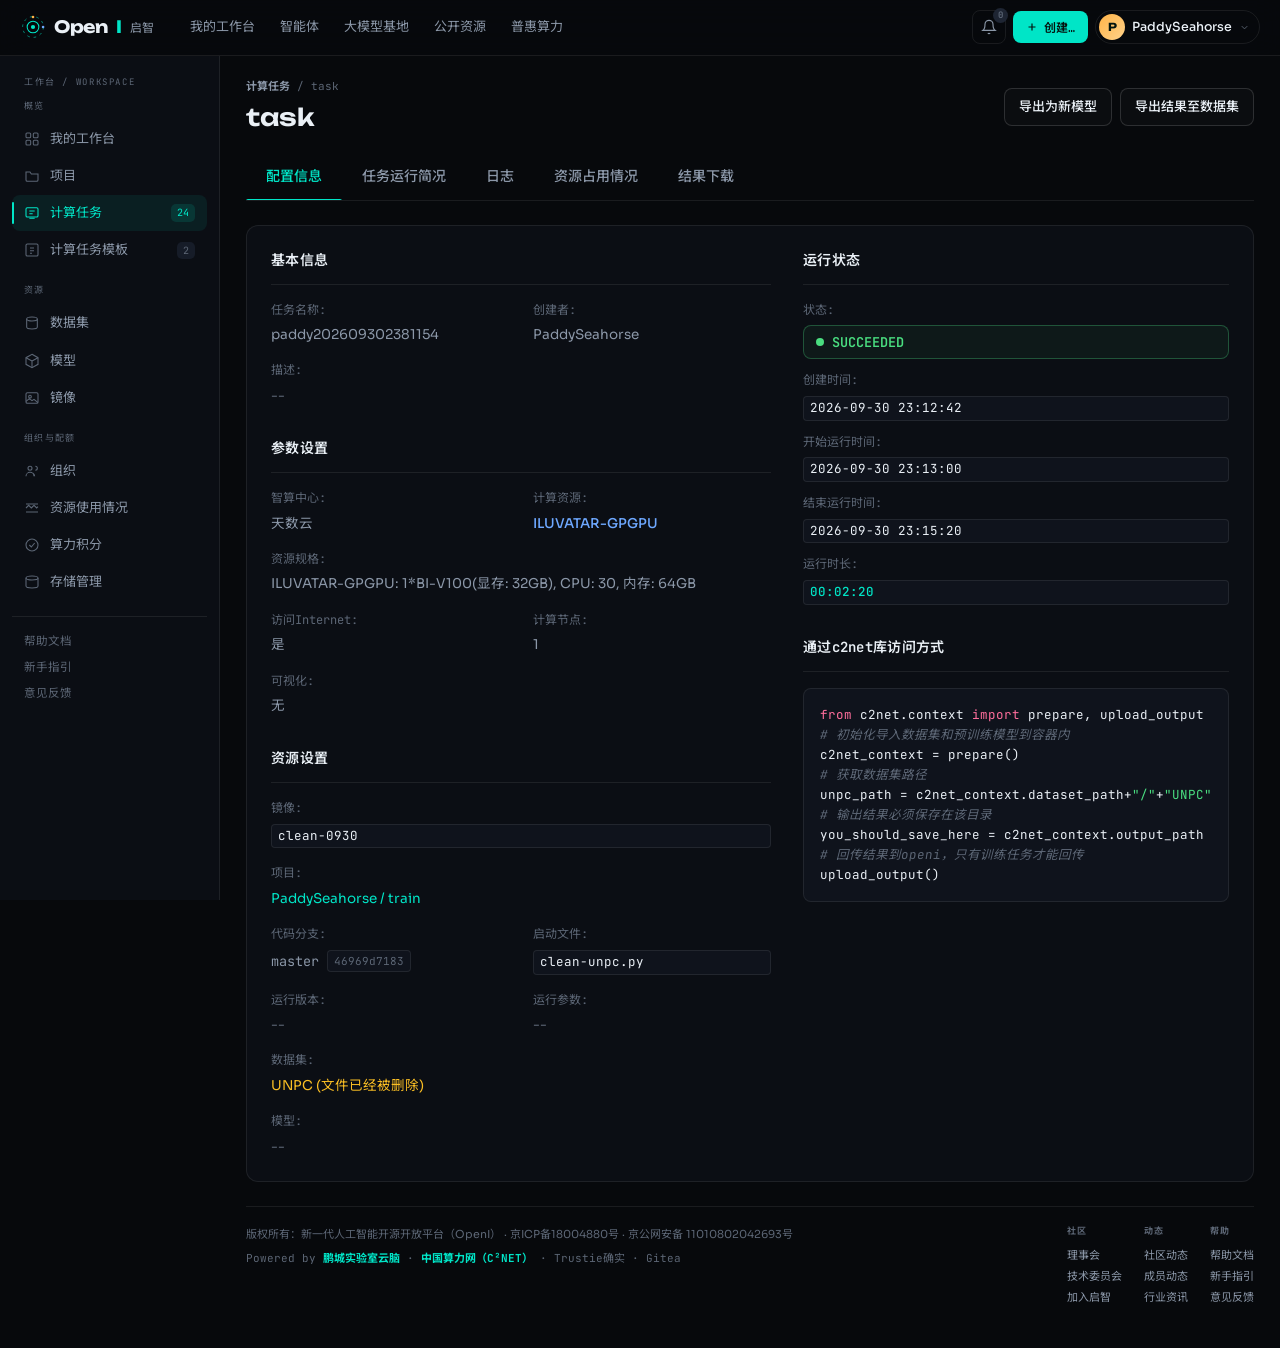
<file: ui/cloudbrains/task/index.html>
<!DOCTYPE html>
<html lang="zh-CN"><head>
<meta charset="UTF-8">
<meta name="viewport" content="width=device-width, initial-scale=1.0">
<title>计算任务 · OpenI 启智</title>
<meta name="description" content="OpenI 启智 — 计算任务管理。查看调试、训练、推理、评测任务，管理普惠算力资源。">
<link rel="preconnect" href="https://fonts.googleapis.com">
<link rel="preconnect" href="https://fonts.gstatic.com" crossorigin="">
<link href="https://fonts.googleapis.com/css2?family=Unbounded:wght@400;500;600;700&amp;family=Sora:wght@300;400;500;600;700&amp;family=JetBrains+Mono:wght@400;500;600;700&amp;family=Noto+Sans+SC:wght@300;400;500;600;700&amp;display=swap" rel="stylesheet">
<style>
/* ============================================================
   OpenI · Neural Forge — 计算任务 (CloudBrains)
   Functional, data-dense, minimal animation. Focus on
   usability and at-a-glance status comprehension.
   ============================================================ */
:root{
  --bg:        #07090C;
  --bg-2:      #0B0E14;
  --surface:   #0F131C;
  --surface-2: #161C28;
  --surface-3: #1E2533;
  --surface-hover:#222B3C;
  --accent:    #00E5C7;
  --accent-soft:#13E3C0;
  --accent-2:  #FFB347;
  --accent-3:  #6EA8FF;
  --magenta:   #FF6E9C;
  --green:     #4ADE80;
  --red:       #F87171;
  --yellow:    #FBBF24;
  --gray:      #94A3B8;
  --text:      #EAF0F6;
  --text-dim:  #8B97A8;
  --text-mute: #5C6675;
  --border:    rgba(255,255,255,.08);
  --border-2:  rgba(255,255,255,.14);

  --f-display: 'Unbounded','Noto Sans SC',sans-serif;
  --f-body:    'Sora','Noto Sans SC',sans-serif;
  --f-mono:    'JetBrains Mono','Noto Sans SC',monospace;
  --f-cn:      'Noto Sans SC',sans-serif;

  --nav-h: 56px;
  --side-w: 220px;
  --ease: cubic-bezier(.4,0,.2,1);
}
*,*::before,*::after{box-sizing:border-box;margin:0;padding:0}
html{-webkit-text-size-adjust:100%}
body{
  font-family:var(--f-body);background:var(--bg);color:var(--text);line-height:1.55;
  -webkit-font-smoothing:antialiased;text-rendering:optimizeLegibility;font-size:14px;
}
::selection{background:var(--accent);color:#04140f}
::-webkit-scrollbar{width:10px;height:10px}
::-webkit-scrollbar-track{background:transparent}
::-webkit-scrollbar-thumb{background:var(--surface-3);border-radius:20px;border:2px solid var(--bg)}
::-webkit-scrollbar-thumb:hover{background:var(--text-mute)}
a{color:inherit;text-decoration:none}
button{font-family:inherit;cursor:pointer;border:none;background:none;color:inherit}
input,select{font-family:inherit;font-size:inherit;color:inherit}
img,svg{display:block}

/* ============================================================
   TOP NAV (compact)
   ============================================================ */
.topnav{
  position:sticky;top:0;z-index:200;height:var(--nav-h);background:rgba(7,9,12,.92);
  backdrop-filter:blur(14px) saturate(1.4);border-bottom:1px solid var(--border);
  display:flex;align-items:center;
}
.topnav__inner{max-width:1700px;margin:0 auto;padding:0 20px;width:100%;display:flex;align-items:center;gap:24px}
.logo{display:flex;align-items:center;gap:8px;font-family:var(--f-display);font-weight:700;font-size:17px;letter-spacing:-.02em;flex:none}
.logo__mark{width:26px;height:26px;flex:none}
.logo__mark svg{width:100%;height:100%}
.logo__mark .ring{animation:spin 16s linear infinite;transform-origin:center}
@keyframes spin{to{transform:rotate(360deg)}}
.logo b{color:var(--accent)}
.logo .cn{font-family:var(--f-cn);font-weight:400;color:var(--text-dim);font-size:12px;margin-left:1px}
.navlinks{display:flex;align-items:center;gap:1px;flex:1}
.navlinks a{
  font-size:13px;color:var(--text-dim);padding:7px 12px;border-radius:7px;
  transition:color .2s,background .2s;position:relative;
}
.navlinks a:hover{color:var(--text);background:rgba(255,255,255,.04)}
.navlinks a.active{color:var(--accent)}
.navlinks a.active::after{content:"";position:absolute;left:12px;right:12px;bottom:-1px;height:2px;background:var(--accent);border-radius:2px}
.navright{display:flex;align-items:center;gap:7px;flex:none}
.iconbtn{
  width:34px;height:34px;border-radius:8px;border:1px solid var(--border);display:grid;place-items:center;
  color:var(--text-dim);transition:.2s;position:relative;
}
.iconbtn:hover{border-color:var(--border-2);color:var(--text)}
.iconbtn svg{width:16px;height:16px}
.badge{position:absolute;top:-3px;right:-3px;min-width:15px;height:15px;padding:0 4px;border-radius:8px;background:var(--surface-3);color:var(--text-mute);font-family:var(--f-mono);font-size:9px;font-weight:700;display:grid;place-items:center;line-height:1}
.create-btn{
  display:inline-flex;align-items:center;gap:6px;font-family:var(--f-mono);font-size:12px;font-weight:600;
  padding:7px 13px;border-radius:8px;background:var(--accent);color:#04140f;transition:.2s;
}
.create-btn:hover{background:#3ff0d8}
.create-btn svg{width:12px;height:12px}
.user-btn{
  display:flex;align-items:center;gap:7px;padding:3px 9px 3px 3px;border-radius:999px;border:1px solid var(--border);transition:.2s;
}
.user-btn:hover{border-color:var(--border-2)}
.avatar{width:26px;height:26px;border-radius:50%;flex:none;display:grid;place-items:center;font-family:var(--f-display);font-weight:700;font-size:11px;color:#04140f;background:linear-gradient(135deg,var(--accent-2),#ffd28a)}
.user-btn .uname{font-size:12.5px;font-weight:500;max-width:110px;overflow:hidden;text-overflow:ellipsis;white-space:nowrap}
.user-btn .chev{width:11px;height:11px;color:var(--text-mute)}

/* ============================================================
   SHELL
   ============================================================ */
.shell{display:flex;align-items:flex-start;min-height:calc(100vh - var(--nav-h))}
.sidebar{
  position:sticky;top:var(--nav-h);width:var(--side-w);height:calc(100vh - var(--nav-h));
  flex:none;border-right:1px solid var(--border);overflow-y:auto;padding:16px 12px 24px;background:var(--bg-2);
}
.side-brand{font-family:var(--f-mono);font-size:9px;letter-spacing:.18em;color:var(--text-mute);text-transform:uppercase;padding:4px 12px 10px}
.side-group{margin-bottom:16px}
.side-grp-label{font-family:var(--f-mono);font-size:9px;letter-spacing:.14em;color:var(--text-mute);text-transform:uppercase;padding:0 12px 7px}
.side-item{
  display:flex;align-items:center;gap:10px;padding:8px 12px;border-radius:8px;font-size:13px;color:var(--text-dim);
  transition:background .2s,color .2s;position:relative;margin-bottom:1px;
}
.side-item .ic{width:16px;height:16px;flex:none;color:var(--text-mute);transition:color .2s}
.side-item .ic svg{width:100%;height:100%}
.side-item:hover{background:var(--surface);color:var(--text)}
.side-item:hover .ic{color:var(--text-dim)}
.side-item.active{background:rgba(0,229,199,.08);color:var(--accent)}
.side-item.active .ic{color:var(--accent)}
.side-item.active::before{content:"";position:absolute;left:0;top:7px;bottom:7px;width:2px;background:var(--accent);border-radius:2px}
.side-item .cnt{margin-left:auto;font-family:var(--f-mono);font-size:10px;color:var(--text-mute);background:var(--surface-2);padding:1px 6px;border-radius:5px}
.side-item.active .cnt{background:rgba(0,229,199,.12);color:var(--accent)}
.side-foot{margin-top:auto;padding:12px 12px 4px;border-top:1px solid var(--border)}
.side-foot a{display:block;font-size:11.5px;color:var(--text-mute);padding:4px 0;transition:color .2s}
.side-foot a:hover{color:var(--accent)}

.main{flex:1;min-width:0;padding:22px 26px 40px;max-width:calc(100% - var(--side-w))}

/* ============================================================
   PAGE HEADER
   ============================================================ */
.pagehead{margin-bottom:18px}
.pagehead__top{display:flex;align-items:center;justify-content:space-between;gap:16px;flex-wrap:wrap;margin-bottom:10px}
.pagehead__title{display:flex;align-items:center;gap:12px}
.pagehead__title h1{font-family:var(--f-display);font-weight:600;font-size:24px;letter-spacing:-.02em}
.breadcrumb{font-family:var(--f-mono);font-size:11px;color:var(--text-mute);margin-bottom:4px}
.breadcrumb b{color:var(--text-dim)}
.breadcrumb span{color:var(--text-mute)}
.pagehead__actions{display:flex;gap:8px;align-items:center}
.btn{
  display:inline-flex;align-items:center;gap:.45em;font-family:var(--f-body);font-size:13px;font-weight:500;
  padding:8px 14px;border-radius:8px;transition:.2s;white-space:nowrap;
}
.btn--primary{background:var(--accent);color:#04140f;font-weight:600}
.btn--primary:hover{background:#3ff0d8}
.btn--primary svg{width:13px;height:13px}
.btn--ghost{border:1px solid var(--border-2);color:var(--text);background:rgba(255,255,255,.02)}
.btn--ghost:hover{border-color:var(--accent);color:var(--accent)}
.btn--ghost svg{width:14px;height:14px}

/* notice bar */
.notice{
  display:flex;align-items:flex-start;gap:12px;padding:12px 16px;border-radius:10px;
  background:rgba(255,179,71,.06);border:1px solid rgba(255,179,71,.18);margin-bottom:18px;
}
.notice__ic{width:18px;height:18px;color:var(--accent-2);flex:none;margin-top:1px}
.notice__ic svg{width:100%;height:100%}
.notice__txt{font-size:12.5px;color:var(--text-dim);line-height:1.6;flex:1}
.notice__txt b{color:var(--text);font-weight:600}
.notice__txt .hl{color:var(--accent-2);font-weight:500}
.notice__txt a{color:var(--accent);font-family:var(--f-mono);font-size:12px}
.notice__txt a:hover{text-decoration:underline}
.notice__close{color:var(--text-mute);font-size:16px;padding:0 4px;transition:color .2s;flex:none}
.notice__close:hover{color:var(--text)}

/* ============================================================
   SUMMARY STATS STRIP
   ============================================================ */
.sumstrip{
  display:grid;grid-template-columns:repeat(5,1fr);gap:1px;background:var(--border);
  border:1px solid var(--border);border-radius:12px;overflow:hidden;margin-bottom:18px;
}
.sum{
  background:var(--bg-2);padding:14px 18px;display:flex;align-items:center;gap:13px;transition:background .2s;
}
.sum:hover{background:var(--surface)}
.sum__ic{width:34px;height:34px;border-radius:9px;display:grid;place-items:center;flex:none}
.sum__ic svg{width:17px;height:17px}
.sum__ic.g{background:rgba(74,222,128,.1);color:var(--green)}
.sum__ic.a{background:rgba(0,229,199,.1);color:var(--accent)}
.sum__ic.y{background:rgba(251,191,36,.1);color:var(--yellow)}
.sum__ic.r{background:rgba(248,113,113,.1);color:var(--red)}
.sum__ic.b{background:rgba(110,168,255,.1);color:var(--accent-3)}
.sum__txt .v{font-family:var(--f-display);font-weight:600;font-size:20px;letter-spacing:-.01em;line-height:1.2}
.sum__txt .v .u{font-size:12px;color:var(--text-mute);font-weight:400;margin-left:2px}
.sum__txt .l{font-size:11px;color:var(--text-mute);margin-top:2px}

/* ============================================================
   FILTER BAR
   ============================================================ */
.filters{
  display:flex;align-items:center;gap:10px;flex-wrap:wrap;padding:14px 16px;
  border:1px solid var(--border);border-radius:12px;background:var(--surface);margin-bottom:14px;
}
.select{position:relative;flex:1;min-width:150px;max-width:260px}
.select__btn{
  width:100%;display:flex;align-items:center;justify-content:space-between;gap:8px;
  padding:8px 12px;border:1px solid var(--border-2);border-radius:8px;background:var(--bg-2);
  font-size:13px;color:var(--text);transition:border-color .2s;min-height:36px;
}
.select__btn:hover{border-color:var(--accent)}
.select__btn .lb{display:flex;align-items:center;gap:7px;color:var(--text-dim)}
.select__btn .lb .k{color:var(--text-mute);font-size:11px}
.select__btn .vl{color:var(--text);font-weight:500}
.select__btn .chev{width:13px;height:13px;color:var(--text-mute);transition:transform .2s}
.select.open .select__btn .chev{transform:rotate(180deg)}
.select.open .select__btn{border-color:var(--accent)}
.select__menu{
  position:absolute;top:calc(100% + 6px);left:0;right:0;min-width:100%;background:var(--surface);
  border:1px solid var(--border-2);border-radius:10px;padding:6px;max-height:320px;overflow-y:auto;
  opacity:0;visibility:hidden;transform:translateY(-4px);transition:.2s;z-index:50;
  box-shadow:0 20px 50px -15px rgba(0,0,0,.7);
}
.select.open .select__menu{opacity:1;visibility:visible;transform:none}
.opt{
  display:flex;align-items:center;gap:8px;padding:7px 10px;border-radius:7px;font-size:12.5px;color:var(--text-dim);
  transition:background .15s,color .15s;cursor:pointer;white-space:nowrap;
}
.opt:hover{background:var(--surface-2);color:var(--text)}
.opt.sel{color:var(--accent)}
.opt.sel::after{content:"✓";margin-left:auto;font-family:var(--f-mono);color:var(--accent)}
.opt .ct{margin-left:auto;font-family:var(--f-mono);font-size:10px;color:var(--text-mute)}
.opt__search{
  position:sticky;top:0;background:var(--surface);padding:6px;margin-bottom:4px;border-bottom:1px solid var(--border);
}
.opt__search input{
  width:100%;background:var(--bg-2);border:1px solid var(--border);border-radius:6px;padding:6px 10px;
  font-size:12px;color:var(--text);outline:none;
}
.opt__search input:focus{border-color:var(--accent)}
.opt__search input::placeholder{color:var(--text-mute)}
.filters__right{display:flex;gap:8px;align-items:center;margin-left:auto}
.search-box{
  position:relative;display:flex;align-items:center;gap:7px;padding:0 12px;border:1px solid var(--border-2);
  border-radius:8px;background:var(--bg-2);min-height:36px;transition:border-color .2s;
}
.search-box:focus-within{border-color:var(--accent)}
.search-box svg{width:14px;height:14px;color:var(--text-mute);flex:none}
.search-box input{background:none;border:none;outline:none;width:160px;font-size:12.5px;color:var(--text)}
.search-box input::placeholder{color:var(--text-mute)}
.iconbtn-sm{
  width:36px;height:36px;border-radius:8px;border:1px solid var(--border-2);display:grid;place-items:center;
  color:var(--text-dim);transition:.2s;background:var(--bg-2);
}
.iconbtn-sm:hover{border-color:var(--accent);color:var(--accent)}
.iconbtn-sm svg{width:15px;height:15px}

/* active filter chips */
.chips{display:flex;gap:8px;flex-wrap:wrap;margin-bottom:14px;min-height:0}
.chips:empty{display:none}
.chip{
  display:inline-flex;align-items:center;gap:7px;font-size:12px;color:var(--text);
  background:rgba(0,229,199,.08);border:1px solid rgba(0,229,199,.25);padding:5px 10px 5px 12px;border-radius:7px;
}
.chip .k{color:var(--accent);font-family:var(--f-mono);font-size:10px}
.chip .x{color:var(--text-mute);cursor:pointer;padding:0 2px;font-size:14px;line-height:1;transition:color .2s}
.chip .x:hover{color:var(--red)}
.chips__clear{font-family:var(--f-mono);font-size:11px;color:var(--text-mute);padding:5px 8px;transition:color .2s}
.chips__clear:hover{color:var(--accent)}

/* ============================================================
   DATA TABLE
   ============================================================ */
.table-wrap{
  border:1px solid var(--border);border-radius:12px;overflow:hidden;background:var(--surface);
}
.table-scroll{overflow-x:auto}
table.tasks{width:100%;border-collapse:collapse;min-width:1100px}
table.tasks th{
  background:var(--bg-2);text-align:left;font-family:var(--f-mono);font-size:11px;font-weight:500;
  letter-spacing:.04em;color:var(--text-mute);text-transform:uppercase;padding:12px 16px;
  border-bottom:1px solid var(--border);white-space:nowrap;user-select:none;cursor:pointer;position:relative;
}
table.tasks th:hover{color:var(--text-dim)}
table.tasks th .sort{display:inline-block;width:10px;color:var(--text-mute);margin-left:4px}
table.tasks th.sorted{color:var(--accent)}
table.tasks th.sorted .sort{color:var(--accent)}
table.tasks td{
  padding:13px 16px;border-bottom:1px solid var(--border);font-size:13px;color:var(--text-dim);
  vertical-align:top;white-space:nowrap;
}
table.tasks tbody tr{transition:background .15s}
table.tasks tbody tr:hover{background:var(--surface-2)}
table.tasks tbody tr:last-child td{border-bottom:none}
table.tasks td .mono{font-family:var(--f-mono);font-size:12.5px}
/* task name */
.tname{display:flex;align-items:center;gap:8px}
.tname a{font-family:var(--f-mono);font-size:12.5px;color:var(--accent);font-weight:500;transition:color .2s}
.tname a:hover{color:#3ff0d8;text-decoration:underline}
.ttype-badge{
  font-family:var(--f-mono);font-size:10px;font-weight:600;padding:2px 7px;border-radius:5px;
  display:inline-flex;align-items:center;gap:4px;white-space:nowrap;
}
.ttype-badge .d{width:5px;height:5px;border-radius:50%}
.ttype-TRAIN{background:rgba(0,229,199,.1);color:var(--accent)}
.ttype-TRAIN .d{background:var(--accent)}
.ttype-DEBUG{background:rgba(110,168,255,.1);color:var(--accent-3)}
.ttype-DEBUG .d{background:var(--accent-3)}
.ttype-INFERENCE{background:rgba(255,179,71,.1);color:var(--accent-2)}
.ttype-INFERENCE .d{background:var(--accent-2)}
/* status badge */
.status{display:inline-flex;align-items:center;gap:6px;font-family:var(--f-mono);font-size:11px;font-weight:600;padding:3px 9px;border-radius:6px;white-space:nowrap}
.status .d{width:6px;height:6px;border-radius:50%}
.status-SUCCEEDED{background:rgba(74,222,128,.1);color:var(--green)}
.status-SUCCEEDED .d{background:var(--green)}
.status-FAILED{background:rgba(248,113,113,.1);color:var(--red)}
.status-FAILED .d{background:var(--red)}
.status-STOPPED{background:rgba(148,163,184,.12);color:var(--gray)}
.status-STOPPED .d{background:var(--gray)}
.status-RUNNING{background:rgba(0,229,199,.1);color:var(--accent)}
.status-RUNNING .d{background:var(--accent);animation:bk 1.6s infinite}
.status-WAITING{background:rgba(251,191,36,.1);color:var(--yellow)}
.status-WAITING .d{background:var(--yellow);animation:bk 1.6s infinite}
@keyframes bk{0%,100%{opacity:1}50%{opacity:.3}}
/* resource info */
.res-info{display:flex;flex-direction:column;gap:3px}
.res-info .ln{display:flex;gap:6px;font-size:11.5px;white-space:nowrap}
.res-info .ln .k{color:var(--text-mute);min-width:60px}
.res-info .ln .v{color:var(--text-dim);font-weight:500}
.res-info .ln .v.hl{color:var(--accent)}
/* duration */
.dur{font-family:var(--f-mono);font-size:12px;color:var(--text-dim)}
.dur.dim{color:var(--text-mute)}
/* project */
.proj{font-size:12px;color:var(--text-dim)}
.proj .u{color:var(--accent-3);font-weight:500}
.proj .sep{color:var(--text-mute);margin:0 4px}
.proj .r{color:var(--text-dim)}
/* actions */
.acts-cell{position:relative}
.acts-btns{display:flex;gap:4px;align-items:center}
.act-icon{
  width:30px;height:30px;border-radius:7px;display:grid;place-items:center;color:var(--text-mute);
  border:1px solid transparent;transition:.2s;
}
.act-icon:hover{color:var(--accent);border-color:var(--border);background:var(--surface-3)}
.act-icon.danger:hover{color:var(--red)}
.act-icon svg{width:14px;height:14px}
.act-more{
  width:30px;height:30px;border-radius:7px;display:grid;place-items:center;color:var(--text-mute);
  border:1px solid transparent;transition:.2s;position:relative;
}
.act-more:hover{color:var(--text);background:var(--surface-3)}
.act-more.open{color:var(--accent);background:var(--surface-3)}
.act-more svg{width:14px;height:14px}
.act-menu{
  position:absolute;right:0;top:calc(100% + 4px);min-width:170px;background:var(--surface);
  border:1px solid var(--border-2);border-radius:9px;padding:5px;z-index:40;
  opacity:0;visibility:hidden;transform:translateY(-4px);transition:.18s;
  box-shadow:0 20px 50px -15px rgba(0,0,0,.7);
}
.act-more.open .act-menu{opacity:1;visibility:visible;transform:none}
.act-menu a,.act-menu button{
  display:flex;align-items:center;gap:9px;width:100%;text-align:left;padding:7px 10px;border-radius:6px;
  font-size:12.5px;color:var(--text-dim);transition:.15s;
}
.act-menu a:hover,.act-menu button:hover{background:var(--surface-2);color:var(--text)}
.act-menu .ic{width:14px;height:14px;color:var(--text-mute);flex:none}
.act-menu .ic svg{width:100%;height:100%}
.act-menu .ic.danger{color:var(--red)}
.act-menu .sep{height:1px;background:var(--border);margin:4px 6px}
/* checkbox col */
.cb{width:16px;height:16px;accent-color:var(--accent);cursor:pointer}

/* empty row */
.empty-row td{text-align:center;padding:40px;color:var(--text-mute)}

/* ============================================================
   TABLE FOOTER — bulk + pagination
   ============================================================ */
.tbl-foot{
  display:flex;align-items:center;justify-content:space-between;gap:16px;flex-wrap:wrap;
  padding:12px 16px;border-top:1px solid var(--border);background:var(--bg-2);
}
.tbl-foot__l{display:flex;align-items:center;gap:14px;flex-wrap:wrap}
.bulk-info{font-size:12px;color:var(--text-dim);display:flex;align-items:center;gap:8px}
.bulk-info b{color:var(--accent);font-family:var(--f-mono)}
.bulk-actions{display:flex;gap:6px}
.bulk-actions button{
  font-size:12px;padding:5px 11px;border-radius:6px;border:1px solid var(--border-2);color:var(--text-dim);
  background:var(--surface);transition:.2s;
}
.bulk-actions button:hover{border-color:var(--accent);color:var(--accent)}
.bulk-actions button.danger:hover{border-color:var(--red);color:var(--red)}
.psize{display:flex;align-items:center;gap:6px;font-size:12px;color:var(--text-mute)}
.psize select{
  background:var(--surface);border:1px solid var(--border-2);border-radius:6px;padding:4px 8px;color:var(--text);
  font-size:12px;outline:none;cursor:pointer;
}
.psize select:focus{border-color:var(--accent)}
.pager{display:flex;align-items:center;gap:4px}
.pager button{
  min-width:30px;height:30px;padding:0 8px;border-radius:7px;border:1px solid var(--border);color:var(--text-dim);
  background:var(--surface);font-family:var(--f-mono);font-size:12px;transition:.2s;
}
.pager button:hover:not(:disabled):not(.active){border-color:var(--accent);color:var(--accent)}
.pager button.active{background:var(--accent);color:#04140f;border-color:var(--accent);font-weight:600}
.pager button:disabled{opacity:.4;cursor:not-allowed}
.pager .dots{color:var(--text-mute);padding:0 4px}
.jump{display:flex;align-items:center;gap:6px;font-size:12px;color:var(--text-mute)}
.jump input{width:42px;background:var(--surface);border:1px solid var(--border-2);border-radius:6px;padding:4px;text-align:center;font-size:12px;color:var(--text);outline:none}
.jump input:focus{border-color:var(--accent)}

/* ============================================================
   FOOTER
   ============================================================ */
.foot{
  margin-top:24px;border-top:1px solid var(--border);padding:18px 0 0;
  display:flex;justify-content:space-between;align-items:flex-start;gap:20px;flex-wrap:wrap;
}
.foot__l{font-size:11px;color:var(--text-mute);line-height:1.7;max-width:560px}
.foot__l .powered{font-family:var(--f-mono);margin-top:5px}
.foot__l .powered b{color:var(--accent)}
.foot__r{display:flex;gap:22px;flex-wrap:wrap}
.foot__col h5{font-family:var(--f-mono);font-size:9px;letter-spacing:.14em;text-transform:uppercase;color:var(--text-mute);margin-bottom:6px}
.foot__col a{display:block;font-size:11px;color:var(--text-dim);padding:2px 0;transition:color .2s}
.foot__col a:hover{color:var(--accent)}

/* ============================================================
   RESPONSIVE
   ============================================================ */
@media (max-width:1100px){
  .sumstrip{grid-template-columns:repeat(3,1fr)}
}
@media (max-width:860px){
  :root{--side-w:0px}
  .sidebar{display:none}
  .main{padding:18px 14px 32px;max-width:100%}
  .navlinks{display:none}
  .user-btn .uname{display:none}
  .sumstrip{grid-template-columns:repeat(2,1fr)}
  .filters{flex-direction:column;align-items:stretch}
  .select{max-width:none}
  .filters__right{margin-left:0;flex-wrap:wrap}
  .search-box input{width:120px}
}
@media (max-width:520px){
  .sumstrip{grid-template-columns:1fr}
  .pagehead__title h1{font-size:20px}
}

/* ============================================================
   CloudBrain Detail Page Styles
   ============================================================ */
.breadcrumb a { color: var(--text-dim); transition: color .2s; }
.breadcrumb a:hover { color: var(--accent); }

/* Tabs */
.detail-tabs { display: flex; border-bottom: 1px solid var(--border); margin-bottom: 24px; overflow-x: auto; }
.detail-tabs::-webkit-scrollbar { height: 0px; display: none; }
.dtab { padding: 12px 20px; font-size: 14px; font-weight: 500; color: var(--text-dim); cursor: pointer; position: relative; white-space: nowrap; transition: color .2s; }
.dtab:hover { color: var(--text); }
.dtab.active { color: var(--accent); }
.dtab.active::after { content: ""; position: absolute; left: 0; right: 0; bottom: -1px; height: 2px; background: var(--accent); border-radius: 2px 2px 0 0; }

/* Content Layout */
.detail-content { background: var(--bg-2); border-radius: 12px; border: 1px solid var(--border); padding: 24px; min-height: 500px; }
.pane-content { color: var(--text-dim); font-size: 13px; }
.layout-wrapper { display: flex; gap: 32px; align-items: flex-start; }
.left-column { flex: 2; display: flex; flex-direction: column; gap: 32px; }
.right-column { flex: 1; display: flex; flex-direction: column; gap: 32px; }

/* Field Groups */
.field-group { display: flex; flex-direction: column; gap: 12px; }
.field-title { font-family: var(--f-mono); font-size: 14px; font-weight: 600; color: var(--text); letter-spacing: 0.02em; }
.field-divider { height: 1px; background: var(--border); width: 100%; margin-bottom: 4px; }
.field-grid { display: grid; grid-template-columns: repeat(2, 1fr); gap: 16px 24px; }
.field-grid.status-grid { grid-template-columns: 1fr; gap: 12px; }

/* Field Items */
.field-item { display: flex; flex-direction: column; gap: 6px; }
.field-item.full-width { grid-column: 1 / -1; }
.field-item label { font-size: 12px; color: var(--text-mute); font-family: var(--f-mono); }
.field-item span { font-size: 13.5px; color: var(--text-dim); line-height: 1.5; word-break: break-all; }
.field-item span.empty { color: var(--text-mute); }
.field-item span.hl { color: var(--accent-3); font-weight: 500; }
.field-item span.mono { font-family: var(--f-mono); font-size: 12.5px; color: var(--text); background: var(--surface); padding: 2px 6px; border-radius: 4px; border: 1px solid var(--border); }
.field-item span.link { color: var(--accent); cursor: pointer; transition: color .2s; }
.field-item span.link:hover { color: #3ff0d8; text-decoration: underline; }
.field-item span.warn { color: var(--yellow); }

.branch { display: inline-flex; align-items: center; gap: 8px; font-family: var(--f-mono); }
.commit-id { font-size: 11px !important; color: var(--text-mute) !important; background: var(--surface); padding: 2px 6px; border-radius: 4px; border: 1px solid var(--border); }

/* Status Badge */
.status-badge { display: inline-flex; align-items: center; gap: 8px; padding: 6px 12px; border-radius: 8px; font-family: var(--f-mono); font-size: 13px; font-weight: 600; background: var(--surface); border: 1px solid var(--border); }
.status-badge.success { border-color: rgba(74,222,128,.3); color: var(--green); background: rgba(74,222,128,.05); }
.status-badge.success .d { width: 8px; height: 8px; border-radius: 50%; background: var(--green); }
.dur { color: var(--accent) !important; font-weight: 500; }

/* Code Block */
.code-block { background: var(--surface); border: 1px solid var(--border); border-radius: 8px; padding: 16px; font-family: var(--f-mono); font-size: 12.5px; line-height: 1.6; overflow-x: auto; }
.code-line { color: var(--text); white-space: pre; }
.code-line .kw { color: var(--magenta); }
.code-line .cmt { color: var(--text-mute); font-style: italic; }
.code-line .str { color: var(--green); }

.text-sm { font-size: 12px; color: var(--text-mute); display: flex; align-items: center; }

/* Responsive */
@media (max-width: 900px) {
  .layout-wrapper { flex-direction: column; }
  .left-column, .right-column { width: 100%; }
}
@media (max-width: 600px) {
  .field-grid { grid-template-columns: 1fr; }
}
</style>
</head>
<body>

<!-- ============ TOP NAV ============ -->
<header class="topnav">
  <div class="topnav__inner">
    <a href="/dashboard" class="logo" aria-label="OpenI 启智">
      <span class="logo__mark">
        <svg viewBox="0 0 40 40" fill="none">
          <g class="ring"><circle cx="20" cy="20" r="16" stroke="#00E5C7" stroke-width="1.4" stroke-dasharray="4 6" opacity=".6"></circle></g>
          <circle cx="20" cy="20" r="9" stroke="#00E5C7" stroke-width="1.6"></circle>
          <circle cx="20" cy="20" r="3.2" fill="#00E5C7"></circle>
          <circle cx="20" cy="4.5" r="2" fill="#FFB347"></circle>
          <circle cx="35.5" cy="20" r="2" fill="#6EA8FF"></circle>
        </svg>
      </span>
      Open<b>I</b> <span class="cn">启智</span>
    </a>
    <nav class="navlinks">
      <a href="/dashboard">我的工作台</a>
      <a href="/agent">智能体</a>
      <a href="/modelbase">大模型基地</a>
      <a href="/explore/datasets">公开资源</a>
      <a href="/computingpower/demand">普惠算力</a>
    </nav>
    <div class="navright">
      <a href="#" class="iconbtn" aria-label="通知"><svg viewBox="0 0 24 24" fill="none" stroke="currentColor" stroke-width="1.7"><path d="M18 8A6 6 0 006 8c0 7-3 9-3 9h18s-3-2-3-9M13.7 21a2 2 0 01-3.4 0"></path></svg><span class="badge">0</span></a>
      <button class="create-btn"><svg viewBox="0 0 24 24" fill="none" stroke="currentColor" stroke-width="2.4"><path d="M12 5v14M5 12h14"></path></svg>创建…</button>
      <button class="user-btn"><span class="avatar">P</span><span class="uname">PaddySeahorse</span><svg class="chev" viewBox="0 0 24 24" fill="none" stroke="currentColor" stroke-width="2"><path d="M6 9l6 6 6-6"></path></svg></button>
    </div>
  </div>
</header>

<!-- ============ SHELL ============ -->
<div class="shell">
  <!-- SIDEBAR -->
  <aside class="sidebar">
    <div class="side-brand">工作台 / Workspace</div>
    <div class="side-group">
      <div class="side-grp-label">概览</div>
      <a href="/dashboard" class="side-item"><span class="ic"><svg viewBox="0 0 24 24" fill="none" stroke="currentColor" stroke-width="1.6"><rect x="3" y="3" width="7" height="7" rx="1.5"></rect><rect x="14" y="3" width="7" height="7" rx="1.5"></rect><rect x="3" y="14" width="7" height="7" rx="1.5"></rect><rect x="14" y="14" width="7" height="7" rx="1.5"></rect></svg></span>我的工作台</a>
      <a href="/projects" class="side-item"><span class="ic"><svg viewBox="0 0 24 24" fill="none" stroke="currentColor" stroke-width="1.6"><path d="M3 6h6l2 3h10v9a2 2 0 01-2 2H5a2 2 0 01-2-2z"></path></svg></span>项目</a>
      <a href="/cloudbrains" class="side-item active"><span class="ic"><svg viewBox="0 0 24 24" fill="none" stroke="currentColor" stroke-width="1.6"><rect x="3" y="4" width="18" height="14" rx="2"></rect><path d="M8 20h8M8 9h8M8 13h5"></path></svg></span>计算任务<span class="cnt">24</span></a>
      <a href="/ai_task_tmpl" class="side-item"><span class="ic"><svg viewBox="0 0 24 24" fill="none" stroke="currentColor" stroke-width="1.6"><rect x="3" y="3" width="18" height="18" rx="2"></rect><path d="M9 9h6M9 13h6M9 17h3"></path></svg></span>计算任务模板<span class="cnt">2</span></a>
    </div>
    <div class="side-group">
      <div class="side-grp-label">资源</div>
      <a href="/datasets" class="side-item"><span class="ic"><svg viewBox="0 0 24 24" fill="none" stroke="currentColor" stroke-width="1.6"><ellipse cx="12" cy="6" rx="8" ry="3"></ellipse><path d="M4 6v12c0 1.7 3.6 3 8 3s8-1.3 8-3V6"></path></svg></span>数据集</a>
      <a href="/models" class="side-item"><span class="ic"><svg viewBox="0 0 24 24" fill="none" stroke="currentColor" stroke-width="1.6"><path d="M12 2l9 5v10l-9 5-9-5V7z"></path><path d="M12 12l9-5M12 12v10M12 12L3 7"></path></svg></span>模型</a>
      <a href="/images" class="side-item"><span class="ic"><svg viewBox="0 0 24 24" fill="none" stroke="currentColor" stroke-width="1.6"><rect x="3" y="4" width="18" height="16" rx="2"></rect><circle cx="9" cy="10" r="2"></circle><path d="M3 17l5-4 4 3 3-2 6 5"></path></svg></span>镜像</a>
    </div>
    <div class="side-group">
      <div class="side-grp-label">组织与配额</div>
      <a href="/orgs" class="side-item"><span class="ic"><svg viewBox="0 0 24 24" fill="none" stroke="currentColor" stroke-width="1.6"><circle cx="9" cy="8" r="3"></circle><path d="M3 20a6 6 0 0112 0M17 11a3 3 0 100-6M16 20a6 6 0 00-3-5.2"></path></svg></span>组织</a>
      <a href="/resource" class="side-item"><span class="ic"><svg viewBox="0 0 24 24" fill="none" stroke="currentColor" stroke-width="1.6"><path d="M3 12l4-4 4 4 4-4 4 4 2-2"></path><path d="M3 18h18M3 6h18"></path></svg></span>资源使用情况</a>
      <a href="/points" class="side-item"><span class="ic"><svg viewBox="0 0 24 24" fill="none" stroke="currentColor" stroke-width="1.6"><circle cx="12" cy="12" r="9"></circle><path d="M8 12l3 3 5-6"></path></svg></span>算力积分</a>
      <a href="/storage" class="side-item"><span class="ic"><svg viewBox="0 0 24 24" fill="none" stroke="currentColor" stroke-width="1.6"><ellipse cx="12" cy="6" rx="9" ry="3"></ellipse><path d="M3 6v12c0 1.7 4 3 9 3s9-1.3 9-3V6"></path></svg></span>存储管理</a>
    </div>
    <div class="side-foot">
      <a href="#">帮助文档</a><a href="#">新手指引</a><a href="#">意见反馈</a>
    </div>
  </aside>

  <!-- MAIN -->
  <main class="main">
    <!-- page header -->
    <div class="pagehead">
      <div class="pagehead__top">
        <div class="pagehead__title">
          <div>
            <div class="breadcrumb"><a href="/cloudbrains"><b>计算任务</b></a> <span>/</span> task</div>
            <h1>task</h1>
          </div>
        </div>
        <div class="pagehead__actions">
          <a href="#" class="btn btn--ghost">导出为新模型</a>
          <a href="#" class="btn btn--ghost">导出结果至数据集</a>
        </div>
      </div>
    </div>

    <!-- tabs -->
    <div class="detail-tabs">
      <div class="dtab active" onclick="switchTab(this, 'configInfo')">配置信息</div>
      <div class="dtab" onclick="switchTab(this, 'operationProfile')">任务运行简况</div>
      <div class="dtab" onclick="switchTab(this, 'logs')">日志</div>
      <div class="dtab" onclick="switchTab(this, 'resourceUsage')">资源占用情况</div>
      <div class="dtab" onclick="switchTab(this, 'resultDownload')">结果下载</div>
    </div>

    <!-- content container -->
    <div class="detail-content" id="configInfo">
      <div class="layout-wrapper">
        <div class="left-column">
          <!-- 基本信息 -->
          <div class="field-group">
            <div class="field-title">基本信息</div>
            <div class="field-divider"></div>
            <div class="field-grid">
              <div class="field-item"><label>任务名称:</label><span>paddy202609302381154</span></div>
              <div class="field-item"><label>创建者:</label><span>PaddySeahorse</span></div>
              <div class="field-item"><label>描述:</label><span class="empty">--</span></div>
            </div>
          </div>

          <!-- 参数设置 -->
          <div class="field-group">
            <div class="field-title">参数设置</div>
            <div class="field-divider"></div>
            <div class="field-grid">
              <div class="field-item"><label>智算中心:</label><span>天数云</span></div>
              <div class="field-item"><label>计算资源:</label><span class="hl">ILUVATAR-GPGPU</span></div>
              <div class="field-item full-width"><label>资源规格:</label><span>ILUVATAR-GPGPU: 1*BI-V100(显存: 32GB), CPU: 30, 内存: 64GB</span></div>
              <div class="field-item"><label>访问Internet:</label><span>是</span></div>
              <div class="field-item"><label>计算节点:</label><span>1</span></div>
              <div class="field-item"><label>可视化:</label><span>无</span></div>
            </div>
          </div>

          <!-- 资源设置 -->
          <div class="field-group">
            <div class="field-title">资源设置</div>
            <div class="field-divider"></div>
            <div class="field-grid">
              <div class="field-item full-width"><label>镜像:</label><span class="mono">clean-0930</span></div>
              <div class="field-item full-width"><label>项目:</label><span class="link">PaddySeahorse / train</span></div>
              <div class="field-item"><label>代码分支:</label><span class="branch">master<span class="commit-id">46969d7183</span></span></div>
              <div class="field-item"><label>启动文件:</label><span class="mono">clean-unpc.py</span></div>
              <div class="field-item"><label>运行版本:</label><span class="empty">--</span></div>
              <div class="field-item"><label>运行参数:</label><span class="empty">--</span></div>
              <div class="field-item full-width"><label>数据集:</label><span class="warn">UNPC (文件已经被删除)</span></div>
              <div class="field-item"><label>模型:</label><span class="empty">--</span></div>
            </div>
          </div>
        </div>

        <div class="right-column">
          <!-- 运行状态 -->
          <div class="field-group">
            <div class="field-title">运行状态</div>
            <div class="field-divider"></div>
            <div class="field-grid status-grid">
              <div class="field-item full-width"><label>状态:</label><span class="status-badge success"><span class="d"></span>SUCCEEDED</span></div>
              <div class="field-item full-width"><label>创建时间:</label><span class="mono">2026-09-30 23:12:42</span></div>
              <div class="field-item full-width"><label>开始运行时间:</label><span class="mono">2026-09-30 23:13:00</span></div>
              <div class="field-item full-width"><label>结束运行时间:</label><span class="mono">2026-09-30 23:15:20</span></div>
              <div class="field-item full-width"><label>运行时长:</label><span class="mono dur">00:02:20</span></div>
            </div>
          </div>

          <!-- 通过c2net库访问方式 -->
          <div class="field-group">
            <div class="field-title">通过c2net库访问方式</div>
            <div class="field-divider"></div>
            <div class="code-block">
              <div class="code-line"><span class="kw">from</span> c2net.context <span class="kw">import</span> prepare, upload_output</div>
              <div class="code-line"></div>
              <div class="code-line"><span class="cmt"># 初始化导入数据集和预训练模型到容器内</span></div>
              <div class="code-line">c2net_context = prepare()</div>
              <div class="code-line"></div>
              <div class="code-line"><span class="cmt"># 获取数据集路径</span></div>
              <div class="code-line">unpc_path = c2net_context.dataset_path+<span class="str">"/"</span>+<span class="str">"UNPC"</span></div>
              <div class="code-line"></div>
              <div class="code-line"><span class="cmt"># 输出结果必须保存在该目录</span></div>
              <div class="code-line">you_should_save_here = c2net_context.output_path</div>
              <div class="code-line"></div>
              <div class="code-line"><span class="cmt"># 回传结果到openi，只有训练任务才能回传</span></div>
              <div class="code-line">upload_output()</div>
            </div>
          </div>
        </div>
      </div>
    </div>

    <div class="detail-content" id="operationProfile" style="display: none;">
      <div class="pane-content">暂无信息</div>
    </div>

    <div class="detail-content" id="logs" style="display: none;">
      <div class="pane-content">
        <div style="display: flex; gap: 8px; margin-bottom: 16px;">
          <button class="btn btn--ghost">下载</button>
          <button class="btn btn--ghost">全屏</button>
          <button class="btn btn--ghost">刷新</button>
        </div>
        <div class="code-block" style="min-height: 300px;">
          <div class="code-line">[INFO] Starting task...</div>
          <div class="code-line">[INFO] Preparing environment...</div>
          <div class="code-line">[INFO] Task execution completed successfully.</div>
        </div>
      </div>
    </div>

    <div class="detail-content" id="resourceUsage" style="display: none;">
      <div class="pane-content">
        <div style="display: flex; gap: 8px; margin-bottom: 16px;">
          <button class="btn btn--ghost">刷新</button>
        </div>
        <div style="height: 300px; display: flex; align-items: center; justify-content: center; border: 1px dashed var(--border-2); border-radius: 8px; color: var(--text-mute);">
          图表占位区
        </div>
      </div>
    </div>

    <div class="detail-content" id="resultDownload" style="display: none;">
      <div class="pane-content">
        <div style="display: flex; justify-content: space-between; margin-bottom: 16px;">
          <div class="text-sm">单目录下最多显示 100 个文件或文件夹。计算任务容器内结果存储配额为 0 GiB，超出配额将会导致结果丢失。</div>
          <button class="btn btn--ghost">刷新</button>
        </div>

        <div class="table-wrap">
          <table class="tasks">
            <thead>
              <tr>
                <th style="width: 50%;">文件名称</th>
                <th style="width: 25%;">文件大小</th>
                <th style="width: 25%; text-align: center;">更新时间</th>
              </tr>
            </thead>
            <tbody>
              <tr class="empty-row">
                <td colspan="3">暂无数据</td>
              </tr>
            </tbody>
          </table>
        </div>
      </div>
    </div>

    <script>
      function switchTab(el, id) {
        document.querySelectorAll('.dtab').forEach(t => t.classList.remove('active'));
        el.classList.add('active');

        document.querySelectorAll('.detail-content').forEach(c => c.style.display = 'none');
        document.getElementById(id).style.display = 'block';
      }
    </script>
<footer class="foot">
      <div class="foot__l">
        <div>版权所有：新一代人工智能开源开放平台（OpenI） · 京ICP备18004880号 · 京公网安备 11010802042693号</div>
        <div class="powered">Powered by <b>鹏城实验室云脑</b> · <b>中国算力网（C²NET）</b> · Trustie确实 · Gitea</div>
      </div>
      <div class="foot__r">
        <div class="foot__col"><h5>社区</h5><a href="#">理事会</a><a href="#">技术委员会</a><a href="#">加入启智</a></div>
        <div class="foot__col"><h5>动态</h5><a href="#">社区动态</a><a href="#">成员动态</a><a href="#">行业资讯</a></div>
        <div class="foot__col"><h5>帮助</h5><a href="#">帮助文档</a><a href="#">新手指引</a><a href="#">意见反馈</a></div>
      </div>
    </footer>
  </main>
</div>

<script>
/* ============================================================
   Custom selects (filter dropdowns)
   ============================================================ */
(function(){
  document.querySelectorAll('.select').forEach(sel=>{
    const btn=sel.querySelector('.select__btn');
    const menu=sel.querySelector('.select__menu');
    const valEl=btn.querySelector('.vl');
    const search=sel.querySelector('.opt__search input');
    const opts=sel.querySelectorAll('.opt:not(.opt__search)');
    btn.addEventListener('click',e=>{
      e.stopPropagation();
      document.querySelectorAll('.select.open').forEach(s=>{if(s!==sel)s.classList.remove('open');});
      sel.classList.toggle('open');
      if(search){setTimeout(()=>search.focus(),50);search.value='';filterOpts('');}
    });
    opts.forEach(o=>{
      o.addEventListener('click',e=>{
        e.stopPropagation();
        opts.forEach(x=>x.classList.remove('sel'));
        o.classList.add('sel');
        valEl.textContent=o.textContent.trim();
        sel.classList.remove('open');
      });
    });
    if(search){
      function filterOpts(q){
        q=q.toLowerCase();
        opts.forEach(o=>{o.style.display=o.textContent.toLowerCase().includes(q)?'':'none';});
      }
      search.addEventListener('input',()=>filterOpts(search.value));
      search.addEventListener('click',e=>e.stopPropagation());
    }
  });
  document.addEventListener('click',()=>document.querySelectorAll('.select.open').forEach(s=>s.classList.remove('open')));
})();

/* ============================================================
   Row action "more" menus
   ============================================================ */
(function(){
  document.querySelectorAll('.act-more').forEach(m=>{
    m.addEventListener('click',e=>{
      e.stopPropagation();
      document.querySelectorAll('.act-more.open').forEach(x=>{if(x!==m)x.classList.remove('open');});
      m.classList.toggle('open');
    });
  });
  document.addEventListener('click',()=>document.querySelectorAll('.act-more.open').forEach(m=>m.classList.remove('open')));
})();

/* ============================================================
   Checkbox select-all + bulk actions visibility
   ============================================================ */
(function(){
  const all=document.getElementById('checkAll');
  const boxes=document.querySelectorAll('tbody .cb');
  const bulk=document.getElementById('bulkActions');
  const cnt=document.getElementById('selCount');
  function update(){
    const n=[...boxes].filter(b=>b.checked).length;
    cnt.textContent=n;
    bulk.style.display=n>0?'flex':'none';
    all.checked=n===boxes.length&&n>0;
    all.indeterminate=n>0&&n<boxes.length;
  }
  all.addEventListener('change',()=>{boxes.forEach(b=>b.checked=all.checked);update();});
  boxes.forEach(b=>b.addEventListener('change',update));
})();

/* ============================================================
   Chip removal
   ============================================================ */
(function(){
  document.querySelectorAll('.chip .x').forEach(x=>{
    x.addEventListener('click',()=>x.closest('.chip').remove());
  });
  const clear=document.querySelector('.chips__clear');
  if(clear) clear.addEventListener('click',()=>{document.querySelectorAll('#chips .chip').forEach(c=>c.remove());clear.remove();});
})();
</script>


</body></html>
</file>
